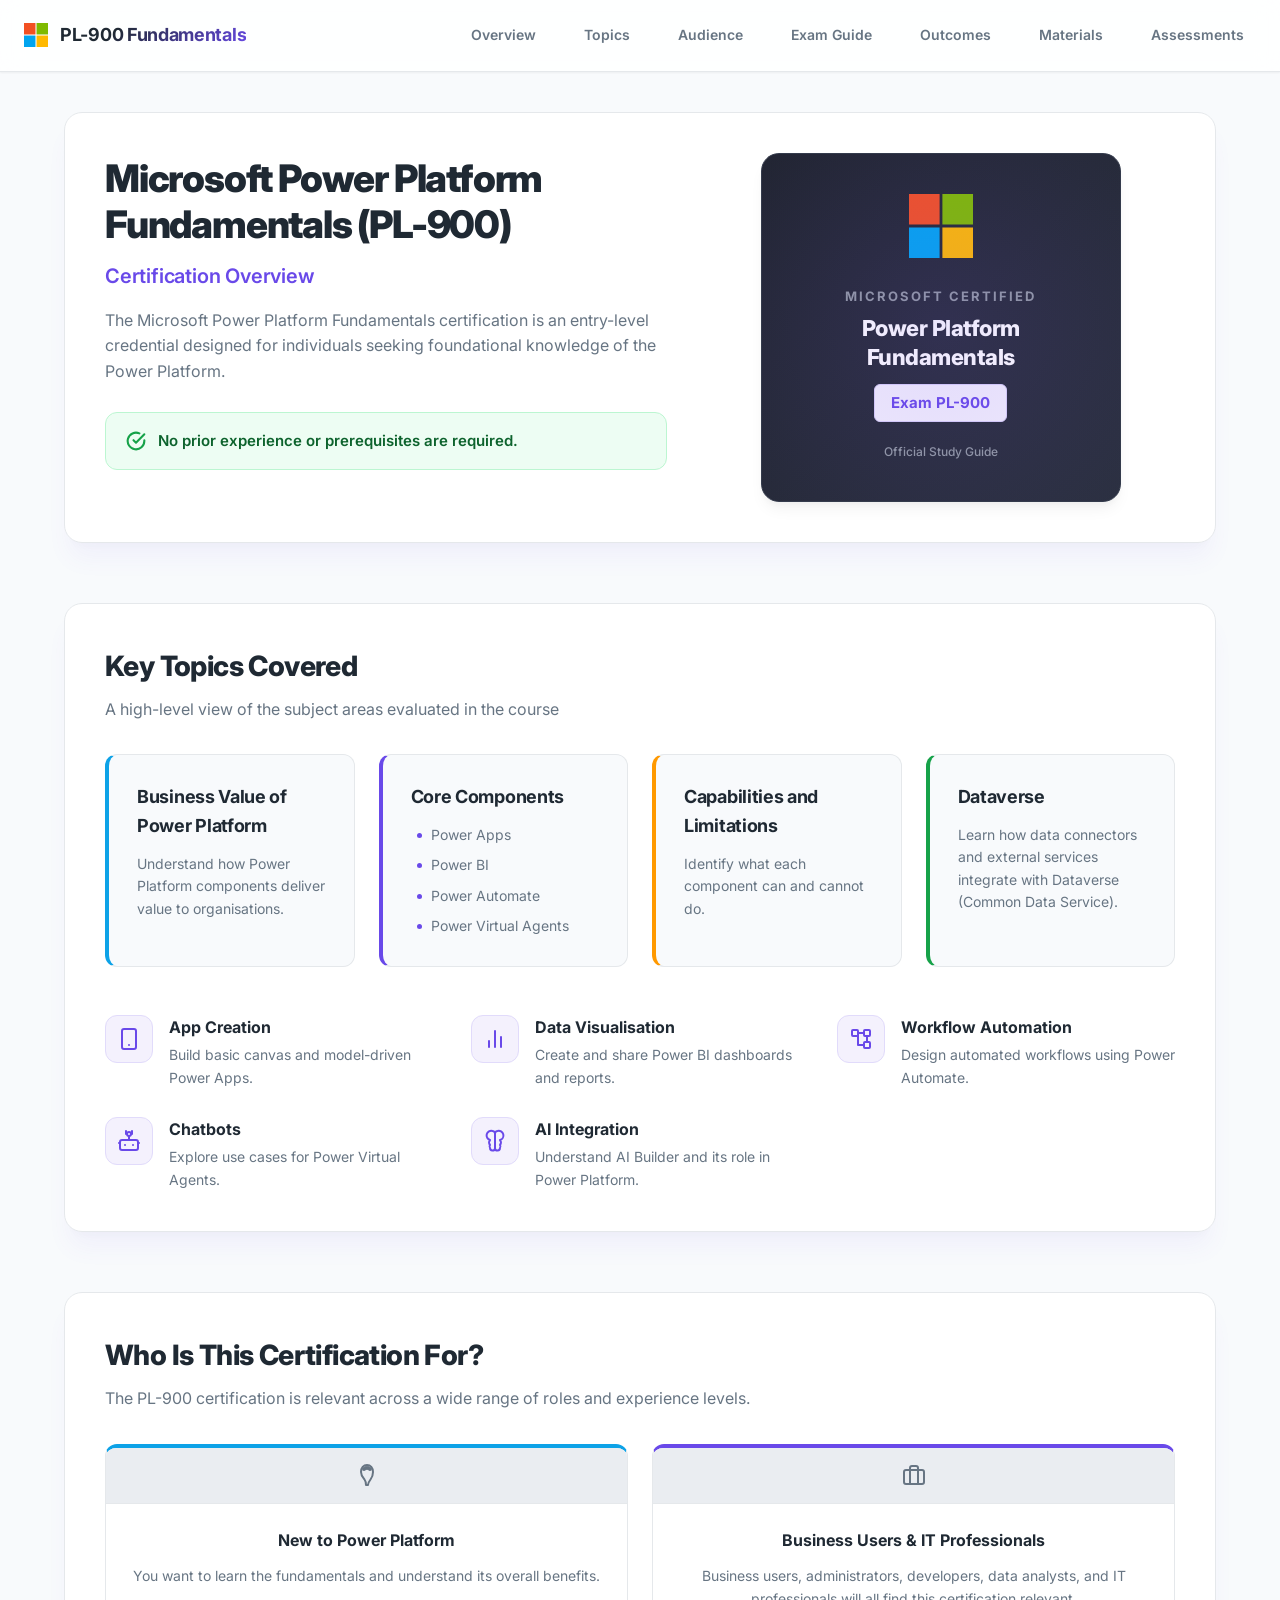
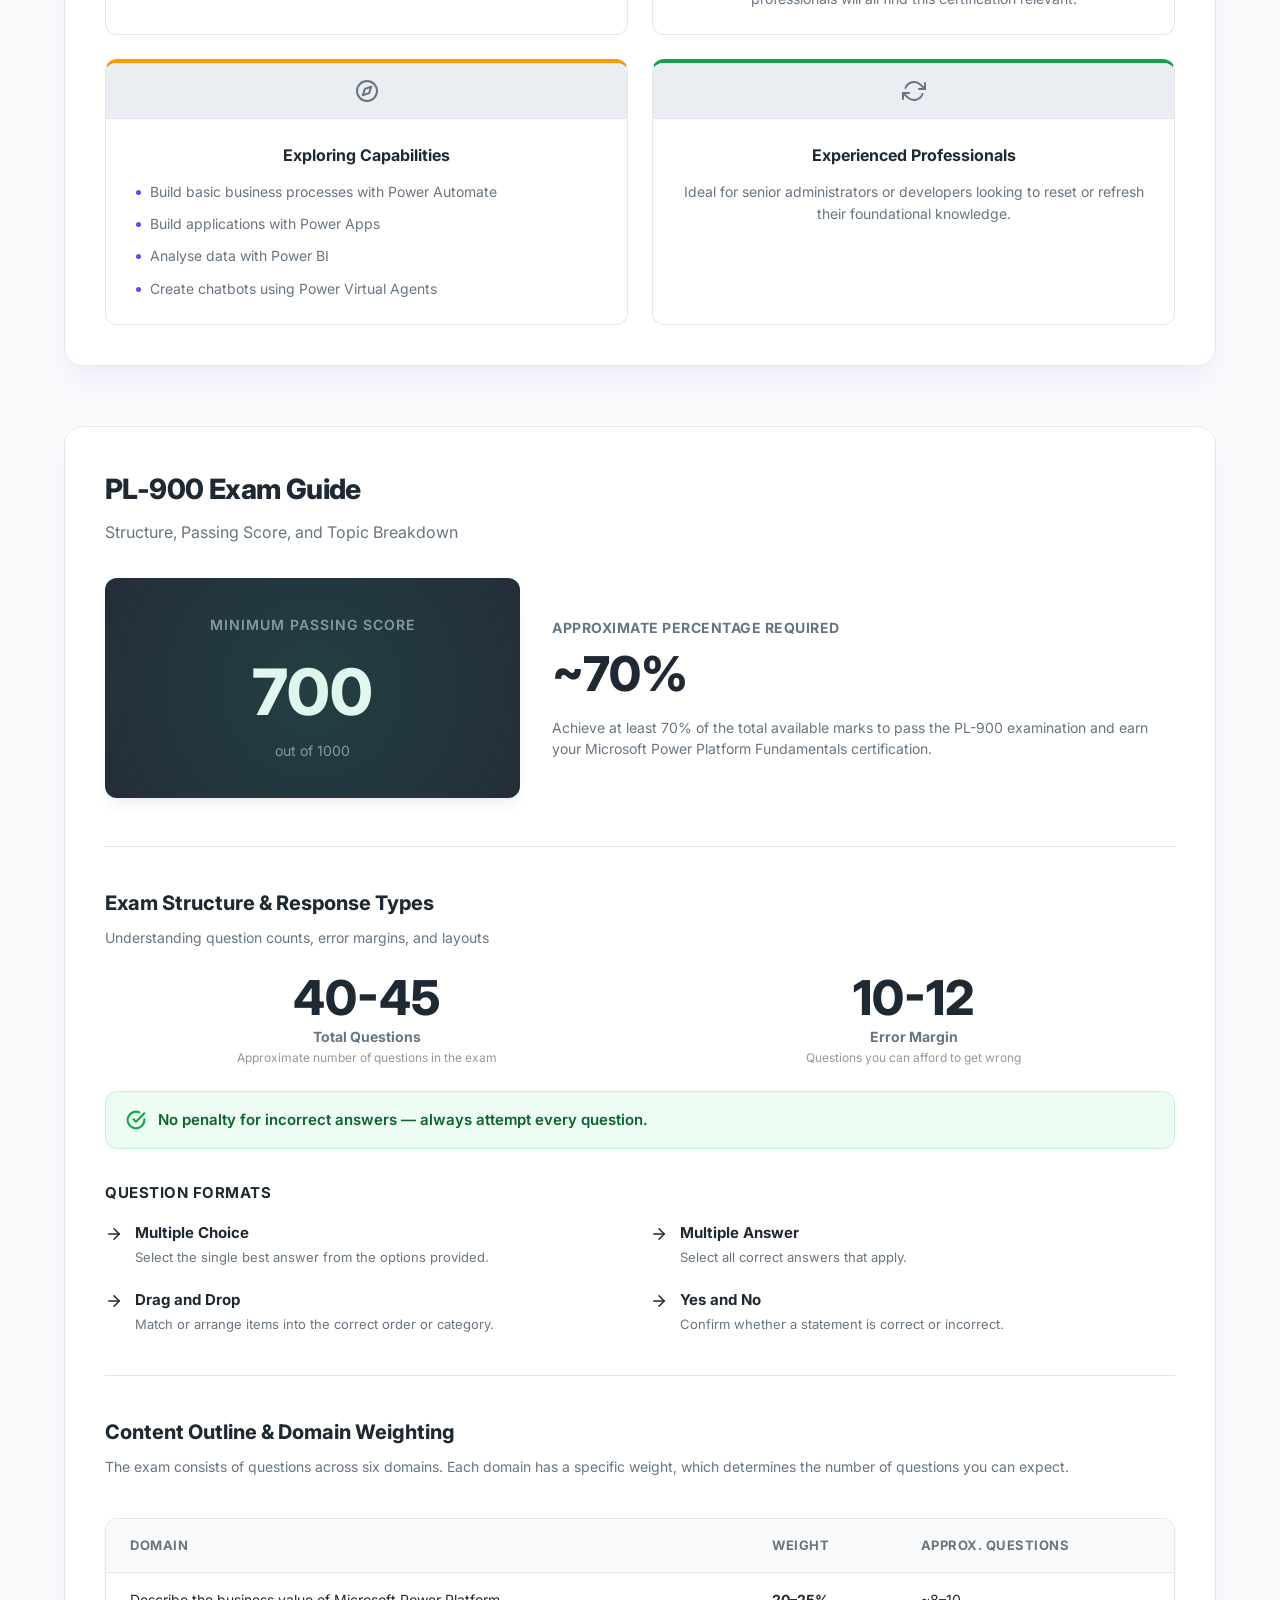
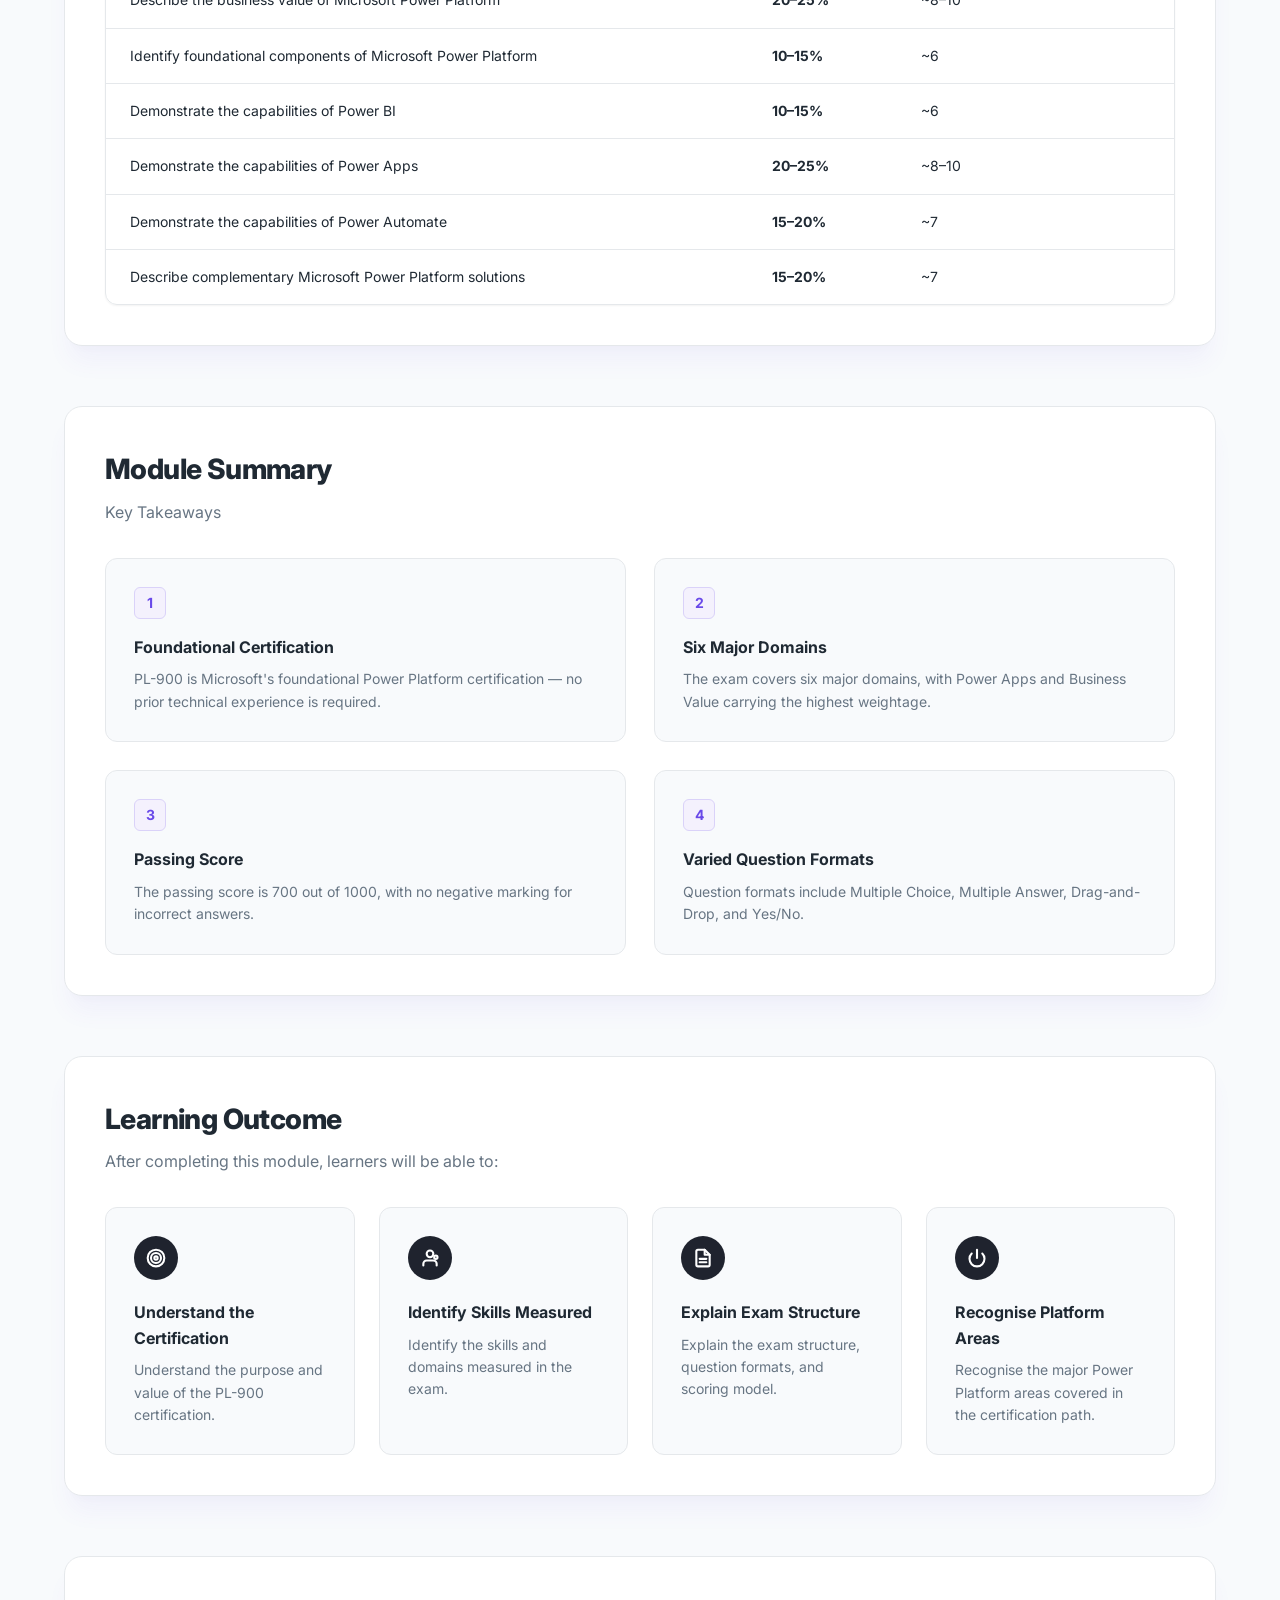
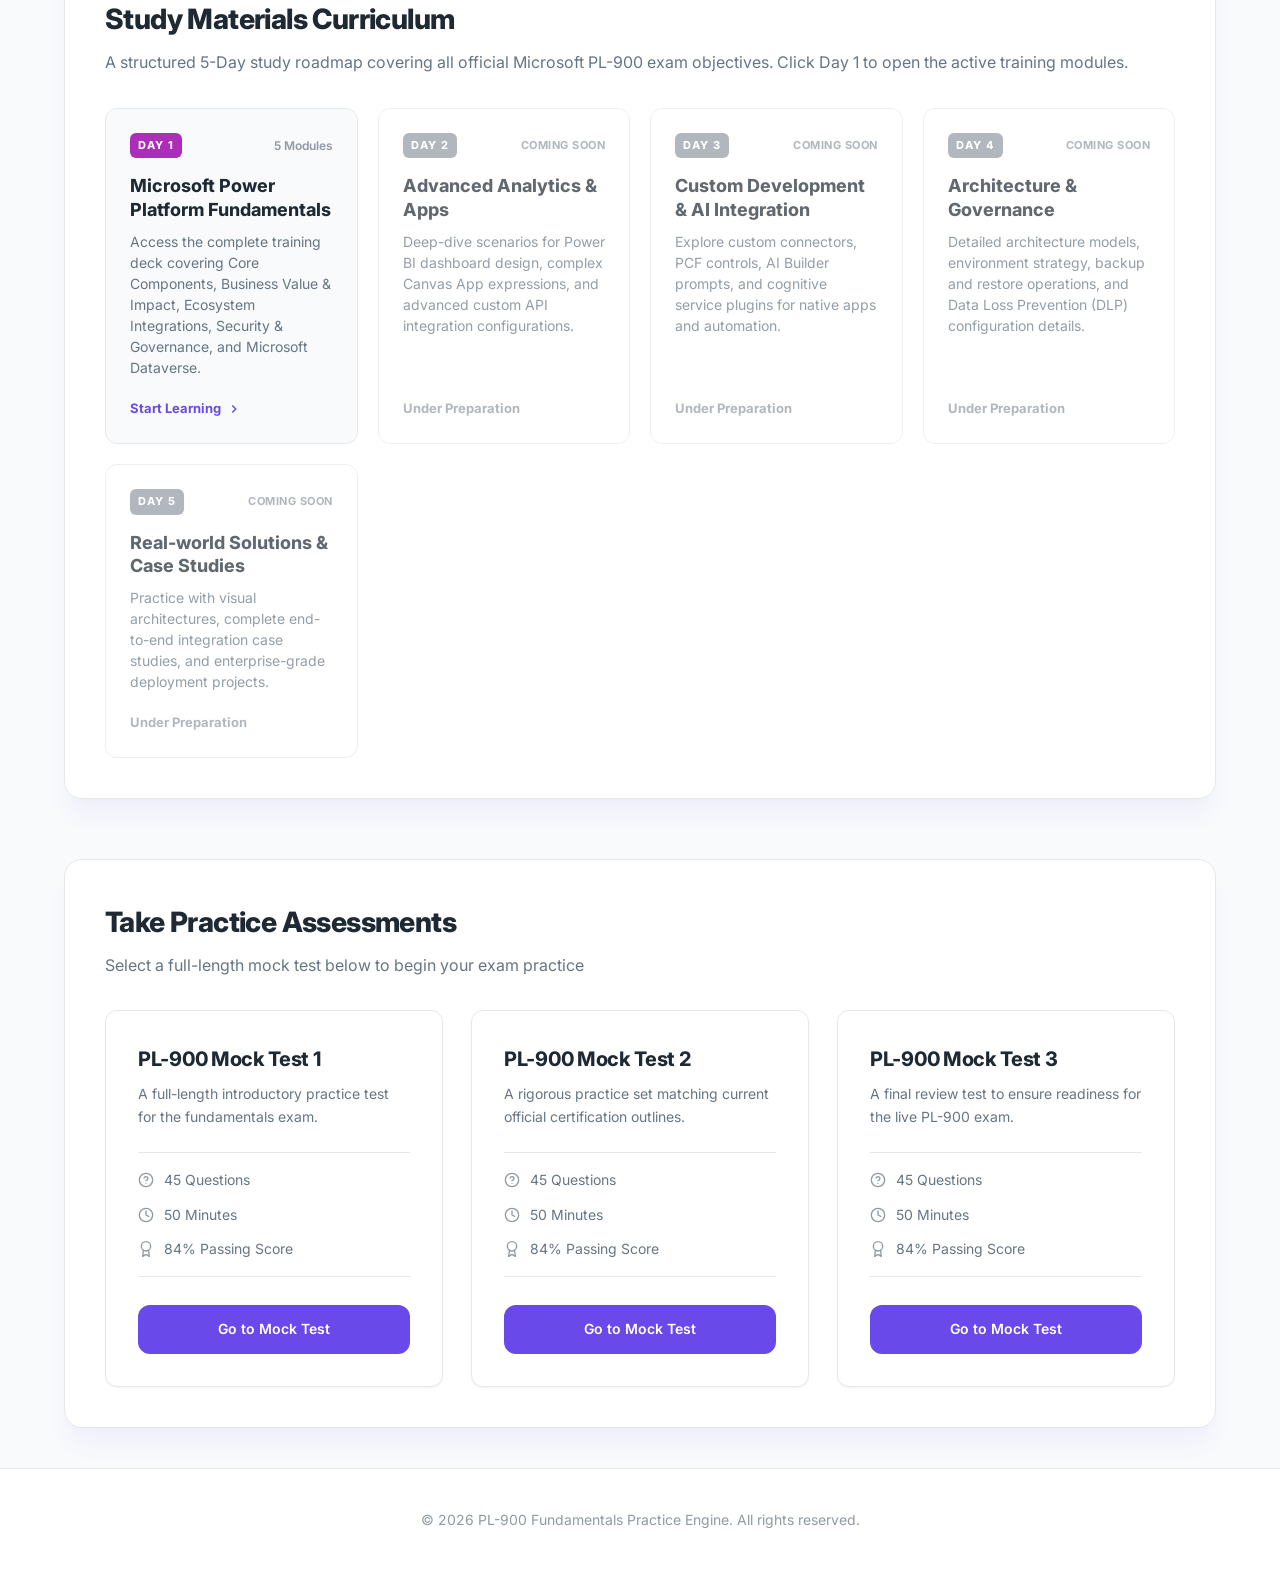
<file: index.html>
<!DOCTYPE html>
<html lang="en">
<head>
  <meta charset="UTF-8">
  <meta name="viewport" content="width=device-width, initial-scale=1.0">
  <title>Microsoft Power Platform Fundamentals (PL-900) Certification Guide</title>
  <!-- Google Fonts Inter -->
  <link rel="preconnect" href="https://fonts.googleapis.com">
  <link rel="preconnect" href="https://fonts.gstatic.com" crossorigin>
  <link href="https://fonts.googleapis.com/css2?family=Inter:wght@300;400;500;600;700;850&display=swap" rel="stylesheet">
  <!-- Stylesheet -->
  <link rel="stylesheet" href="styles.css?v=1.0.1">
</head>
<body>
  <div class="app-container">
    
    <!-- HEADER / NAVIGATION -->
    <header class="app-header">
      <div class="header-logo">
        <svg width="24" height="24" viewBox="0 0 23 23" fill="none" xmlns="http://www.w3.org/2000/svg" aria-hidden="true">
          <path d="M0 0H11V11H0V0Z" fill="#F25022"/>
          <path d="M12 0H23V11H12V0Z" fill="#7FBA00"/>
          <path d="M0 12H11V23H0V12Z" fill="#00A4EF"/>
          <path d="M12 12H23V23H12V12Z" fill="#FFB900"/>
        </svg>
        <span class="logo-text">PL-900 Fundamentals</span>
      </div>
      <nav class="header-nav">
        <a href="#overview" class="nav-link">Overview</a>
        <a href="#topics" class="nav-link">Topics</a>
        <a href="#audience" class="nav-link">Audience</a>
        <a href="#guide" class="nav-link">Exam Guide</a>
        <a href="#outcomes" class="nav-link">Outcomes</a>
        <a href="#materials" class="nav-link">Materials</a>
        <a href="#assessments" class="nav-link">Assessments</a>
      </nav>
    </header>

    <!-- MAIN VIEW AREA -->
    <main class="app-main">
      
      <!-- HERO & OVERVIEW SECTION (Screenshot 1) -->
      <section id="overview" class="view-card">
        <div class="hero-layout">
          <div class="hero-content">
            <h1>Microsoft Power Platform Fundamentals (PL-900)</h1>
            <p class="hero-subtitle">Certification Overview</p>
            <p class="hero-description">The Microsoft Power Platform Fundamentals certification is an entry-level credential designed for individuals seeking foundational knowledge of the Power Platform.</p>
            
            <div class="alert-banner">
              <svg width="20" height="20" viewBox="0 0 24 24" fill="none" stroke="currentColor" stroke-width="2.5" stroke-linecap="round" stroke-linejoin="round" aria-hidden="true">
                <path d="M22 11.08V12a10 10 0 1 1-5.93-9.14"></path>
                <polyline points="22 4 12 14.01 9 11.01"></polyline>
              </svg>
              <span>No prior experience or prerequisites are required.</span>
            </div>
          </div>
          <div class="hero-badge-container">
            <div class="badge-card">
              <div class="badge-card-icon">
                <svg width="64" height="64" viewBox="0 0 23 23" fill="none" xmlns="http://www.w3.org/2000/svg" aria-hidden="true">
                  <path d="M0 0H11V11H0V0Z" fill="#F25022"/>
                  <path d="M12 0H23V11H12V0Z" fill="#7FBA00"/>
                  <path d="M0 12H11V23H0V12Z" fill="#00A4EF"/>
                  <path d="M12 12H23V23H12V12Z" fill="#FFB900"/>
                </svg>
              </div>
              <div class="badge-card-title">Microsoft Certified</div>
              <div class="badge-card-name">Power Platform Fundamentals</div>
              <div class="badge-card-code">Exam PL-900</div>
              <div class="badge-card-status">Official Study Guide</div>
            </div>
          </div>
        </div>
      </section>

      <!-- KEY TOPICS COVERED (Screenshot 2 & 3) -->
      <section id="topics" class="view-card">
        <h2 class="section-title">Key Topics Covered</h2>
        <p class="section-subtitle">A high-level view of the subject areas evaluated in the course</p>
        
        <div class="topics-grid">
          <div class="topic-card">
            <h3>Business Value of Power Platform</h3>
            <p>Understand how Power Platform components deliver value to organisations.</p>
          </div>
          <div class="topic-card">
            <h3>Core Components</h3>
            <ul>
              <li>Power Apps</li>
              <li>Power BI</li>
              <li>Power Automate</li>
              <li>Power Virtual Agents</li>
            </ul>
          </div>
          <div class="topic-card">
            <h3>Capabilities and Limitations</h3>
            <p>Identify what each component can and cannot do.</p>
          </div>
          <div class="topic-card">
            <h3>Dataverse</h3>
            <p>Learn how data connectors and external services integrate with Dataverse (Common Data Service).</p>
          </div>
        </div>

        <div class="domain-grid">
          <div class="domain-item">
            <div class="domain-icon-box">
              <svg width="24" height="24" viewBox="0 0 24 24" fill="none" stroke="currentColor" stroke-width="2" stroke-linecap="round" stroke-linejoin="round" aria-hidden="true">
                <rect x="5" y="2" width="14" height="20" rx="2" ry="2"></rect>
                <line x1="12" y1="18" x2="12.01" y2="18"></line>
              </svg>
            </div>
            <div class="domain-info">
              <h4>App Creation</h4>
              <p>Build basic canvas and model-driven Power Apps.</p>
            </div>
          </div>
          <div class="domain-item">
            <div class="domain-icon-box">
              <svg width="24" height="24" viewBox="0 0 24 24" fill="none" stroke="currentColor" stroke-width="2" stroke-linecap="round" stroke-linejoin="round" aria-hidden="true">
                <line x1="18" y1="20" x2="18" y2="10"></line>
                <line x1="12" y1="20" x2="12" y2="4"></line>
                <line x1="6" y1="20" x2="6" y2="14"></line>
              </svg>
            </div>
            <div class="domain-info">
              <h4>Data Visualisation</h4>
              <p>Create and share Power BI dashboards and reports.</p>
            </div>
          </div>
          <div class="domain-item">
            <div class="domain-icon-box">
              <svg width="24" height="24" viewBox="0 0 24 24" fill="none" stroke="currentColor" stroke-width="2" stroke-linecap="round" stroke-linejoin="round" aria-hidden="true">
                <rect x="3" y="3" width="6" height="6" rx="1"></rect>
                <rect x="15" y="15" width="6" height="6" rx="1"></rect>
                <rect x="15" y="3" width="6" height="6" rx="1"></rect>
                <path d="M9 6h6M18 9v6M9 6v12h6"></path>
              </svg>
            </div>
            <div class="domain-info">
              <h4>Workflow Automation</h4>
              <p>Design automated workflows using Power Automate.</p>
            </div>
          </div>
          <div class="domain-item">
            <div class="domain-icon-box">
              <svg width="24" height="24" viewBox="0 0 24 24" fill="none" stroke="currentColor" stroke-width="2" stroke-linecap="round" stroke-linejoin="round" aria-hidden="true">
                <rect x="3" y="11" width="18" height="10" rx="2"></rect>
                <circle cx="12" cy="5" r="2"></circle>
                <path d="M12 7v4M8 16h.01M16 16h.01M9 2v3M15 2v3M2 14h1M21 14h1"></path>
              </svg>
            </div>
            <div class="domain-info">
              <h4>Chatbots</h4>
              <p>Explore use cases for Power Virtual Agents.</p>
            </div>
          </div>
          <div class="domain-item">
            <div class="domain-icon-box">
              <svg width="24" height="24" viewBox="0 0 24 24" fill="none" stroke="currentColor" stroke-width="2" stroke-linecap="round" stroke-linejoin="round" aria-hidden="true">
                <path d="M9.5 2A2.5 2.5 0 0 1 12 4.5v15a2.5 2.5 0 0 1-4.96-.44 2.5 2.5 0 0 1 0-3.12 3.5 3.5 0 0 1 0-4.88A2.5 2.5 0 0 1 9.5 2zM14.5 2A2.5 2.5 0 0 0 12 4.5v15a2.5 2.5 0 0 0 4.96-.44 2.5 2.5 0 0 0 0-3.12 3.5 3.5 0 0 0 0-4.88A2.5 2.5 0 0 0 14.5 2z"></path>
              </svg>
            </div>
            <div class="domain-info">
              <h4>AI Integration</h4>
              <p>Understand AI Builder and its role in Power Platform.</p>
            </div>
          </div>
        </div>
      </section>

      <!-- WHO IS THIS CERTIFICATION FOR (Screenshot 4) -->
      <section id="audience" class="view-card">
        <h2 class="section-title">Who Is This Certification For?</h2>
        <p class="section-subtitle">The PL-900 certification is relevant across a wide range of roles and experience levels.</p>
        
        <div class="audience-grid">
          <!-- Card 1 -->
          <div class="audience-card">
            <div class="audience-card-header">
              <svg width="24" height="24" viewBox="0 0 24 24" fill="none" stroke="currentColor" stroke-width="2" stroke-linecap="round" stroke-linejoin="round" aria-hidden="true">
                <path d="M12 2C8.5 2 6 5 6 9c0 3.5 2 5.5 3.5 7.5S11 20 11 22h2c0-2 1-3.5 2.5-5.5S18 12.5 18 9c0-4-2.5-7-6-7z"/>
                <circle cx="9" cy="6" r="1"/><circle cx="11" cy="5" r="1"/><circle cx="13" cy="5" r="1"/><circle cx="15" cy="6" r="1"/>
              </svg>
            </div>
            <div class="audience-card-body">
              <h3>New to Power Platform</h3>
              <p>You want to learn the fundamentals and understand its overall benefits.</p>
            </div>
          </div>
          <!-- Card 2 -->
          <div class="audience-card">
            <div class="audience-card-header">
              <svg width="24" height="24" viewBox="0 0 24 24" fill="none" stroke="currentColor" stroke-width="2" stroke-linecap="round" stroke-linejoin="round" aria-hidden="true">
                <rect x="2" y="7" width="20" height="14" rx="2" ry="2"></rect>
                <path d="M16 21V5a2 2 0 0 0-2-2h-4a2 2 0 0 0-2 2v16"></path>
              </svg>
            </div>
            <div class="audience-card-body">
              <h3>Business Users & IT Professionals</h3>
              <p>Business users, administrators, developers, data analysts, and IT professionals will all find this certification relevant.</p>
            </div>
          </div>
          <!-- Card 3 -->
          <div class="audience-card">
            <div class="audience-card-header">
              <svg width="24" height="24" viewBox="0 0 24 24" fill="none" stroke="currentColor" stroke-width="2" stroke-linecap="round" stroke-linejoin="round" aria-hidden="true">
                <circle cx="12" cy="12" r="10"></circle>
                <polygon points="16.24 7.76 14.12 14.12 7.76 16.24 9.88 9.88 16.24 7.76"></polygon>
              </svg>
            </div>
            <div class="audience-card-body">
              <h3>Exploring Capabilities</h3>
              <ul>
                <li>Build basic business processes with Power Automate</li>
                <li>Build applications with Power Apps</li>
                <li>Analyse data with Power BI</li>
                <li>Create chatbots using Power Virtual Agents</li>
              </ul>
            </div>
          </div>
          <!-- Card 4 -->
          <div class="audience-card">
            <div class="audience-card-header">
              <svg width="24" height="24" viewBox="0 0 24 24" fill="none" stroke="currentColor" stroke-width="2" stroke-linecap="round" stroke-linejoin="round" aria-hidden="true">
                <polyline points="23 4 23 10 17 10"></polyline>
                <polyline points="1 20 1 14 7 14"></polyline>
                <path d="M3.51 9a9 9 0 0 1 14.85-3.36L23 10M1 14l4.64 4.36A9 9 0 0 0 20.49 15"></path>
              </svg>
            </div>
            <div class="audience-card-body">
              <h3>Experienced Professionals</h3>
              <p>Ideal for senior administrators or developers looking to reset or refresh their foundational knowledge.</p>
            </div>
          </div>
        </div>
      </section>

      <!-- EXAM GUIDE DETAILS (Screenshot 5, 6, 7) -->
      <section id="guide" class="view-card">
        <h2 class="section-title">PL-900 Exam Guide</h2>
        <p class="section-subtitle">Structure, Passing Score, and Topic Breakdown</p>
        
        <!-- Subsection: Passing Requirements (Screenshot 6) -->
        <div class="passing-req-grid">
          <div class="passing-card-dark">
            <h3>Minimum Passing Score</h3>
            <div class="score-value">700</div>
            <div class="score-label">out of 1000</div>
          </div>
          
          <div class="passing-req-desc">
            <h3>Approximate Percentage Required</h3>
            <div class="pct-value">~70%</div>
            <p>Achieve at least 70% of the total available marks to pass the PL-900 examination and earn your Microsoft Power Platform Fundamentals certification.</p>
          </div>
        </div>

        <hr style="border: 0; border-top: 1px solid var(--neutral-border); margin: 40px 0;">

        <!-- Subsection: Response Types & Exam Structure (Screenshot 7) -->
        <div style="margin-bottom: 40px;">
          <h3 style="font-size: 20px; font-weight: 750; color: var(--text-main); margin-bottom: 8px;">Exam Structure & Response Types</h3>
          <p style="font-size: 14px; color: var(--text-muted); margin-bottom: 24px;">Understanding question counts, error margins, and layouts</p>
          
          <div class="structure-stats">
            <div class="stat-item">
              <div class="stat-num">40-45</div>
              <div class="stat-label">Total Questions</div>
              <div class="stat-desc">Approximate number of questions in the exam</div>
            </div>
            <div class="stat-item">
              <div class="stat-num">10-12</div>
              <div class="stat-label">Error Margin</div>
              <div class="stat-desc">Questions you can afford to get wrong</div>
            </div>
          </div>

          <div class="alert-banner" style="margin-top: 24px;">
            <svg width="20" height="20" viewBox="0 0 24 24" fill="none" stroke="currentColor" stroke-width="2.5" stroke-linecap="round" stroke-linejoin="round" aria-hidden="true">
              <path d="M22 11.08V12a10 10 0 1 1-5.93-9.14"></path>
              <polyline points="22 4 12 14.01 9 11.01"></polyline>
            </svg>
            <span>No penalty for incorrect answers — always attempt every question.</span>
          </div>

          <div class="formats-section">
            <h3>Question Formats</h3>
            <div class="formats-grid">
              <div class="format-item">
                <svg width="18" height="18" viewBox="0 0 24 24" fill="none" stroke="currentColor" stroke-width="2" stroke-linecap="round" stroke-linejoin="round" aria-hidden="true">
                  <line x1="5" y1="12" x2="19" y2="12"></line><polyline points="12 5 19 12 12 19"></polyline>
                </svg>
                <div>
                  <h4>Multiple Choice</h4>
                  <p>Select the single best answer from the options provided.</p>
                </div>
              </div>
              <div class="format-item">
                <svg width="18" height="18" viewBox="0 0 24 24" fill="none" stroke="currentColor" stroke-width="2" stroke-linecap="round" stroke-linejoin="round" aria-hidden="true">
                  <line x1="5" y1="12" x2="19" y2="12"></line><polyline points="12 5 19 12 12 19"></polyline>
                </svg>
                <div>
                  <h4>Multiple Answer</h4>
                  <p>Select all correct answers that apply.</p>
                </div>
              </div>
              <div class="format-item">
                <svg width="18" height="18" viewBox="0 0 24 24" fill="none" stroke="currentColor" stroke-width="2" stroke-linecap="round" stroke-linejoin="round" aria-hidden="true">
                  <line x1="5" y1="12" x2="19" y2="12"></line><polyline points="12 5 19 12 12 19"></polyline>
                </svg>
                <div>
                  <h4>Drag and Drop</h4>
                  <p>Match or arrange items into the correct order or category.</p>
                </div>
              </div>
              <div class="format-item">
                <svg width="18" height="18" viewBox="0 0 24 24" fill="none" stroke="currentColor" stroke-width="2" stroke-linecap="round" stroke-linejoin="round" aria-hidden="true">
                  <line x1="5" y1="12" x2="19" y2="12"></line><polyline points="12 5 19 12 12 19"></polyline>
                </svg>
                <div>
                  <h4>Yes and No</h4>
                  <p>Confirm whether a statement is correct or incorrect.</p>
                </div>
              </div>
            </div>
          </div>
        </div>

        <hr style="border: 0; border-top: 1px solid var(--neutral-border); margin: 40px 0;">

        <!-- Subsection: Content Outline Table (Screenshot 5) -->
        <div>
          <h3 style="font-size: 20px; font-weight: 750; color: var(--text-main); margin-bottom: 8px;">Content Outline & Domain Weighting</h3>
          <p style="font-size: 14px; color: var(--text-muted);">The exam consists of questions across six domains. Each domain has a specific weight, which determines the number of questions you can expect.</p>
          
          <div class="table-wrapper">
            <table class="outline-table">
              <thead>
                <tr>
                  <th>Domain</th>
                  <th>Weight</th>
                  <th>Approx. Questions</th>
                </tr>
              </thead>
              <tbody>
                <tr>
                  <td>Describe the business value of Microsoft Power Platform</td>
                  <td class="text-weight">20–25%</td>
                  <td class="text-count">~8–10</td>
                </tr>
                <tr>
                  <td>Identify foundational components of Microsoft Power Platform</td>
                  <td class="text-weight">10–15%</td>
                  <td class="text-count">~6</td>
                </tr>
                <tr>
                  <td>Demonstrate the capabilities of Power BI</td>
                  <td class="text-weight">10–15%</td>
                  <td class="text-count">~6</td>
                </tr>
                <tr>
                  <td>Demonstrate the capabilities of Power Apps</td>
                  <td class="text-weight">20–25%</td>
                  <td class="text-count">~8–10</td>
                </tr>
                <tr>
                  <td>Demonstrate the capabilities of Power Automate</td>
                  <td class="text-weight">15–20%</td>
                  <td class="text-count">~7</td>
                </tr>
                <tr>
                  <td>Describe complementary Microsoft Power Platform solutions</td>
                  <td class="text-weight">15–20%</td>
                  <td class="text-count">~7</td>
                </tr>
              </tbody>
            </table>
          </div>
        </div>
      </section>

      <!-- MODULE SUMMARY CHECKLIST (Screenshot 8) -->
      <section id="summary" class="view-card">
        <h2 class="section-title">Module Summary</h2>
        <p class="section-subtitle">Key Takeaways</p>
        
        <div class="summary-grid">
          <div class="summary-card">
            <span class="summary-num">1</span>
            <h4>Foundational Certification</h4>
            <p>PL-900 is Microsoft's foundational Power Platform certification — no prior technical experience is required.</p>
          </div>
          <div class="summary-card">
            <span class="summary-num">2</span>
            <h4>Six Major Domains</h4>
            <p>The exam covers six major domains, with Power Apps and Business Value carrying the highest weightage.</p>
          </div>
          <div class="summary-card">
            <span class="summary-num">3</span>
            <h4>Passing Score</h4>
            <p>The passing score is 700 out of 1000, with no negative marking for incorrect answers.</p>
          </div>
          <div class="summary-card">
            <span class="summary-num">4</span>
            <h4>Varied Question Formats</h4>
            <p>Question formats include Multiple Choice, Multiple Answer, Drag-and-Drop, and Yes/No.</p>
          </div>
        </div>
      </section>

      <!-- LEARNING OUTCOMES (Screenshot 9) -->
      <section id="outcomes" class="view-card">
        <h2 class="section-title">Learning Outcome</h2>
        <p class="section-subtitle">After completing this module, learners will be able to:</p>
        
        <div class="outcomes-grid">
          <div class="outcome-card">
            <div class="outcome-icon-circle">
              <svg width="20" height="20" viewBox="0 0 24 24" fill="none" stroke="currentColor" stroke-width="2.5" stroke-linecap="round" stroke-linejoin="round" aria-hidden="true">
                <circle cx="12" cy="12" r="10"></circle><circle cx="12" cy="12" r="6"></circle><circle cx="12" cy="12" r="2"></circle>
              </svg>
            </div>
            <h3>Understand the Certification</h3>
            <p>Understand the purpose and value of the PL-900 certification.</p>
          </div>
          <div class="outcome-card">
            <div class="outcome-icon-circle">
              <svg width="20" height="20" viewBox="0 0 24 24" fill="none" stroke="currentColor" stroke-width="2.5" stroke-linecap="round" stroke-linejoin="round" aria-hidden="true">
                <path d="M20 21v-2a4 4 0 0 0-4-4H8a4 4 0 0 0-4 4v2"></path><circle cx="12" cy="7" r="4"></circle><circle cx="19" cy="11" r="2"></circle>
              </svg>
            </div>
            <h3>Identify Skills Measured</h3>
            <p>Identify the skills and domains measured in the exam.</p>
          </div>
          <div class="outcome-card">
            <div class="outcome-icon-circle">
              <svg width="20" height="20" viewBox="0 0 24 24" fill="none" stroke="currentColor" stroke-width="2.5" stroke-linecap="round" stroke-linejoin="round" aria-hidden="true">
                <path d="M14 2H6a2 2 0 0 0-2 2v16a2 2 0 0 0 2 2h12a2 2 0 0 0 2-2V8z"></path>
                <polyline points="14 2 14 8 20 8"></polyline>
                <line x1="16" y1="13" x2="8" y2="13"></line><line x1="16" y1="17" x2="8" y2="17"></line>
              </svg>
            </div>
            <h3>Explain Exam Structure</h3>
            <p>Explain the exam structure, question formats, and scoring model.</p>
          </div>
          <div class="outcome-card">
            <div class="outcome-icon-circle">
              <svg width="20" height="20" viewBox="0 0 24 24" fill="none" stroke="currentColor" stroke-width="2.5" stroke-linecap="round" stroke-linejoin="round" aria-hidden="true">
                <path d="M18.36 6.64a9 9 0 1 1-12.73 0"></path><line x1="12" y1="2" x2="12" y2="12"></line>
              </svg>
            </div>
            <h3>Recognise Platform Areas</h3>
            <p>Recognise the major Power Platform areas covered in the certification path.</p>
          </div>
        </div>
      </section>

      <!-- STUDY MATERIALS SYLLABUS SECTION -->
      <section id="materials" class="view-card">
        <h2 class="section-title">Study Materials Curriculum</h2>
        <p class="section-subtitle">A structured 5-Day study roadmap covering all official Microsoft PL-900 exam objectives. Click Day 1 to open the active training modules.</p>
        
        <div class="materials-days-grid">
          <!-- Day 1 -->
          <div class="day-card" onclick="window.location.href='PL%20900%20Materials/index.html'">
            <div class="day-header">
              <span class="day-badge day1">Day 1</span>
              <span class="module-label">5 Modules</span>
            </div>
            <h3>Microsoft Power Platform Fundamentals</h3>
            <p>Access the complete training deck covering Core Components, Business Value & Impact, Ecosystem Integrations, Security & Governance, and Microsoft Dataverse.</p>
            <div class="day-footer">
              <span class="btn-learn">Start Learning <svg width="14" height="14" viewBox="0 0 24 24" fill="none" stroke="currentColor" stroke-width="2.5"><polyline points="9 18 15 12 9 6"/></svg></span>
            </div>
          </div>

          <!-- Day 2 -->
          <div class="day-card disabled" onclick="alert('Day 2 study materials are currently under preparation.'); return false;">
            <div class="day-header">
              <span class="day-badge day-disabled">Day 2</span>
              <span class="coming-soon-label">Coming Soon</span>
            </div>
            <h3>Advanced Analytics & Apps</h3>
            <p>Deep-dive scenarios for Power BI dashboard design, complex Canvas App expressions, and advanced custom API integration configurations.</p>
            <div class="day-footer">
              <span class="btn-learn disabled">Under Preparation</span>
            </div>
          </div>

          <!-- Day 3 -->
          <div class="day-card disabled" onclick="alert('Day 3 study materials are currently under preparation.'); return false;">
            <div class="day-header">
              <span class="day-badge day-disabled">Day 3</span>
              <span class="coming-soon-label">Coming Soon</span>
            </div>
            <h3>Custom Development & AI Integration</h3>
            <p>Explore custom connectors, PCF controls, AI Builder prompts, and cognitive service plugins for native apps and automation.</p>
            <div class="day-footer">
              <span class="btn-learn disabled">Under Preparation</span>
            </div>
          </div>

          <!-- Day 4 -->
          <div class="day-card disabled" onclick="alert('Day 4 study materials are currently under preparation.'); return false;">
            <div class="day-header">
              <span class="day-badge day-disabled">Day 4</span>
              <span class="coming-soon-label">Coming Soon</span>
            </div>
            <h3>Architecture & Governance</h3>
            <p>Detailed architecture models, environment strategy, backup and restore operations, and Data Loss Prevention (DLP) configuration details.</p>
            <div class="day-footer">
              <span class="btn-learn disabled">Under Preparation</span>
            </div>
          </div>

          <!-- Day 5 -->
          <div class="day-card disabled" onclick="alert('Day 5 study materials are currently under preparation.'); return false;">
            <div class="day-header">
              <span class="day-badge day-disabled">Day 5</span>
              <span class="coming-soon-label">Coming Soon</span>
            </div>
            <h3>Real-world Solutions & Case Studies</h3>
            <p>Practice with visual architectures, complete end-to-end integration case studies, and enterprise-grade deployment projects.</p>
            <div class="day-footer">
              <span class="btn-learn disabled">Under Preparation</span>
            </div>
          </div>
        </div>
      </section>

      <!-- PRACTICE ASSESSMENTS SECTION (New Feature Request) -->
      <section id="assessments" class="view-card">
        <h2 class="section-title">Take Practice Assessments</h2>
        <p class="section-subtitle">Select a full-length mock test below to begin your exam practice</p>
        
        <div class="assessments-grid">
          <!-- Mock Test 1 -->
          <div class="assessment-card" id="mock-card-1">
            <span class="badge-status coming-soon" id="badge-1">Checking...</span>
            <h3>PL-900 Mock Test 1</h3>
            <p class="desc">A full-length introductory practice test for the fundamentals exam.</p>
            <div class="assessment-details">
              <div class="detail-line">
                <svg width="16" height="16" viewBox="0 0 24 24" fill="none" stroke="currentColor" stroke-width="2" stroke-linecap="round" stroke-linejoin="round" aria-hidden="true">
                  <path d="M12 22c5.523 0 10-4.477 10-10S17.523 2 12 2 2 6.477 2 12s4.477 10 10 10z"></path>
                  <path d="M9.09 9a3 3 0 0 1 5.83 1c0 2-3 3-3 3"></path><line x1="12" y1="17" x2="12.01" y2="17"></line>
                </svg>
                <span>45 Questions</span>
              </div>
              <div class="detail-line">
                <svg width="16" height="16" viewBox="0 0 24 24" fill="none" stroke="currentColor" stroke-width="2" stroke-linecap="round" stroke-linejoin="round" aria-hidden="true">
                  <circle cx="12" cy="12" r="10"></circle><polyline points="12 6 12 12 16 14"></polyline>
                </svg>
                <span>50 Minutes</span>
              </div>
              <div class="detail-line">
                <svg width="16" height="16" viewBox="0 0 24 24" fill="none" stroke="currentColor" stroke-width="2" stroke-linecap="round" stroke-linejoin="round" aria-hidden="true">
                  <circle cx="12" cy="8" r="7"></circle><polyline points="8.21 13.89 7 23 12 20 17 23 15.79 13.88"></polyline>
                </svg>
                <span>84% Passing Score</span>
              </div>
            </div>
            <a href="#" class="btn btn-disabled" id="btn-1" onclick="return false;">Checking...</a>
          </div>

          <!-- Mock Test 2 -->
          <div class="assessment-card" id="mock-card-2">
            <span class="badge-status coming-soon" id="badge-2">Checking...</span>
            <h3>PL-900 Mock Test 2</h3>
            <p class="desc">A rigorous practice set matching current official certification outlines.</p>
            <div class="assessment-details">
              <div class="detail-line">
                <svg width="16" height="16" viewBox="0 0 24 24" fill="none" stroke="currentColor" stroke-width="2" stroke-linecap="round" stroke-linejoin="round" aria-hidden="true">
                  <path d="M12 22c5.523 0 10-4.477 10-10S17.523 2 12 2 2 6.477 2 12s4.477 10 10 10z"></path>
                  <path d="M9.09 9a3 3 0 0 1 5.83 1c0 2-3 3-3 3"></path><line x1="12" y1="17" x2="12.01" y2="17"></line>
                </svg>
                <span>45 Questions</span>
              </div>
              <div class="detail-line">
                <svg width="16" height="16" viewBox="0 0 24 24" fill="none" stroke="currentColor" stroke-width="2" stroke-linecap="round" stroke-linejoin="round" aria-hidden="true">
                  <circle cx="12" cy="12" r="10"></circle><polyline points="12 6 12 12 16 14"></polyline>
                </svg>
                <span>50 Minutes</span>
              </div>
              <div class="detail-line">
                <svg width="16" height="16" viewBox="0 0 24 24" fill="none" stroke="currentColor" stroke-width="2" stroke-linecap="round" stroke-linejoin="round" aria-hidden="true">
                  <circle cx="12" cy="8" r="7"></circle><polyline points="8.21 13.89 7 23 12 20 17 23 15.79 13.88"></polyline>
                </svg>
                <span>84% Passing Score</span>
              </div>
            </div>
            <a href="#" class="btn btn-disabled" id="btn-2" onclick="return false;">Checking...</a>
          </div>

          <!-- Mock Test 3 -->
          <div class="assessment-card" id="mock-card-3">
            <span class="badge-status coming-soon" id="badge-3">Checking...</span>
            <h3>PL-900 Mock Test 3</h3>
            <p class="desc">A final review test to ensure readiness for the live PL-900 exam.</p>
            <div class="assessment-details">
              <div class="detail-line">
                <svg width="16" height="16" viewBox="0 0 24 24" fill="none" stroke="currentColor" stroke-width="2" stroke-linecap="round" stroke-linejoin="round" aria-hidden="true">
                  <path d="M12 22c5.523 0 10-4.477 10-10S17.523 2 12 2 2 6.477 2 12s4.477 10 10 10z"></path>
                  <path d="M9.09 9a3 3 0 0 1 5.83 1c0 2-3 3-3 3"></path><line x1="12" y1="17" x2="12.01" y2="17"></line>
                </svg>
                <span>45 Questions</span>
              </div>
              <div class="detail-line">
                <svg width="16" height="16" viewBox="0 0 24 24" fill="none" stroke="currentColor" stroke-width="2" stroke-linecap="round" stroke-linejoin="round" aria-hidden="true">
                  <circle cx="12" cy="12" r="10"></circle><polyline points="12 6 12 12 16 14"></polyline>
                </svg>
                <span>50 Minutes</span>
              </div>
              <div class="detail-line">
                <svg width="16" height="16" viewBox="0 0 24 24" fill="none" stroke="currentColor" stroke-width="2" stroke-linecap="round" stroke-linejoin="round" aria-hidden="true">
                  <circle cx="12" cy="8" r="7"></circle><polyline points="8.21 13.89 7 23 12 20 17 23 15.79 13.88"></polyline>
                </svg>
                <span>84% Passing Score</span>
              </div>
            </div>
            <a href="#" class="btn btn-disabled" id="btn-3" onclick="return false;">Checking...</a>
          </div>
        </div>
      </section>

    </main>

    <!-- FOOTER -->
    <footer class="app-footer">
      <p>&copy; 2026 PL-900 Fundamentals Practice Engine. All rights reserved.</p>
    </footer>

  </div>

  <!-- Dynamic loader Javascript code -->
  <script src="app.js?v=1.0.1"></script>
</body>
</html>
</file>
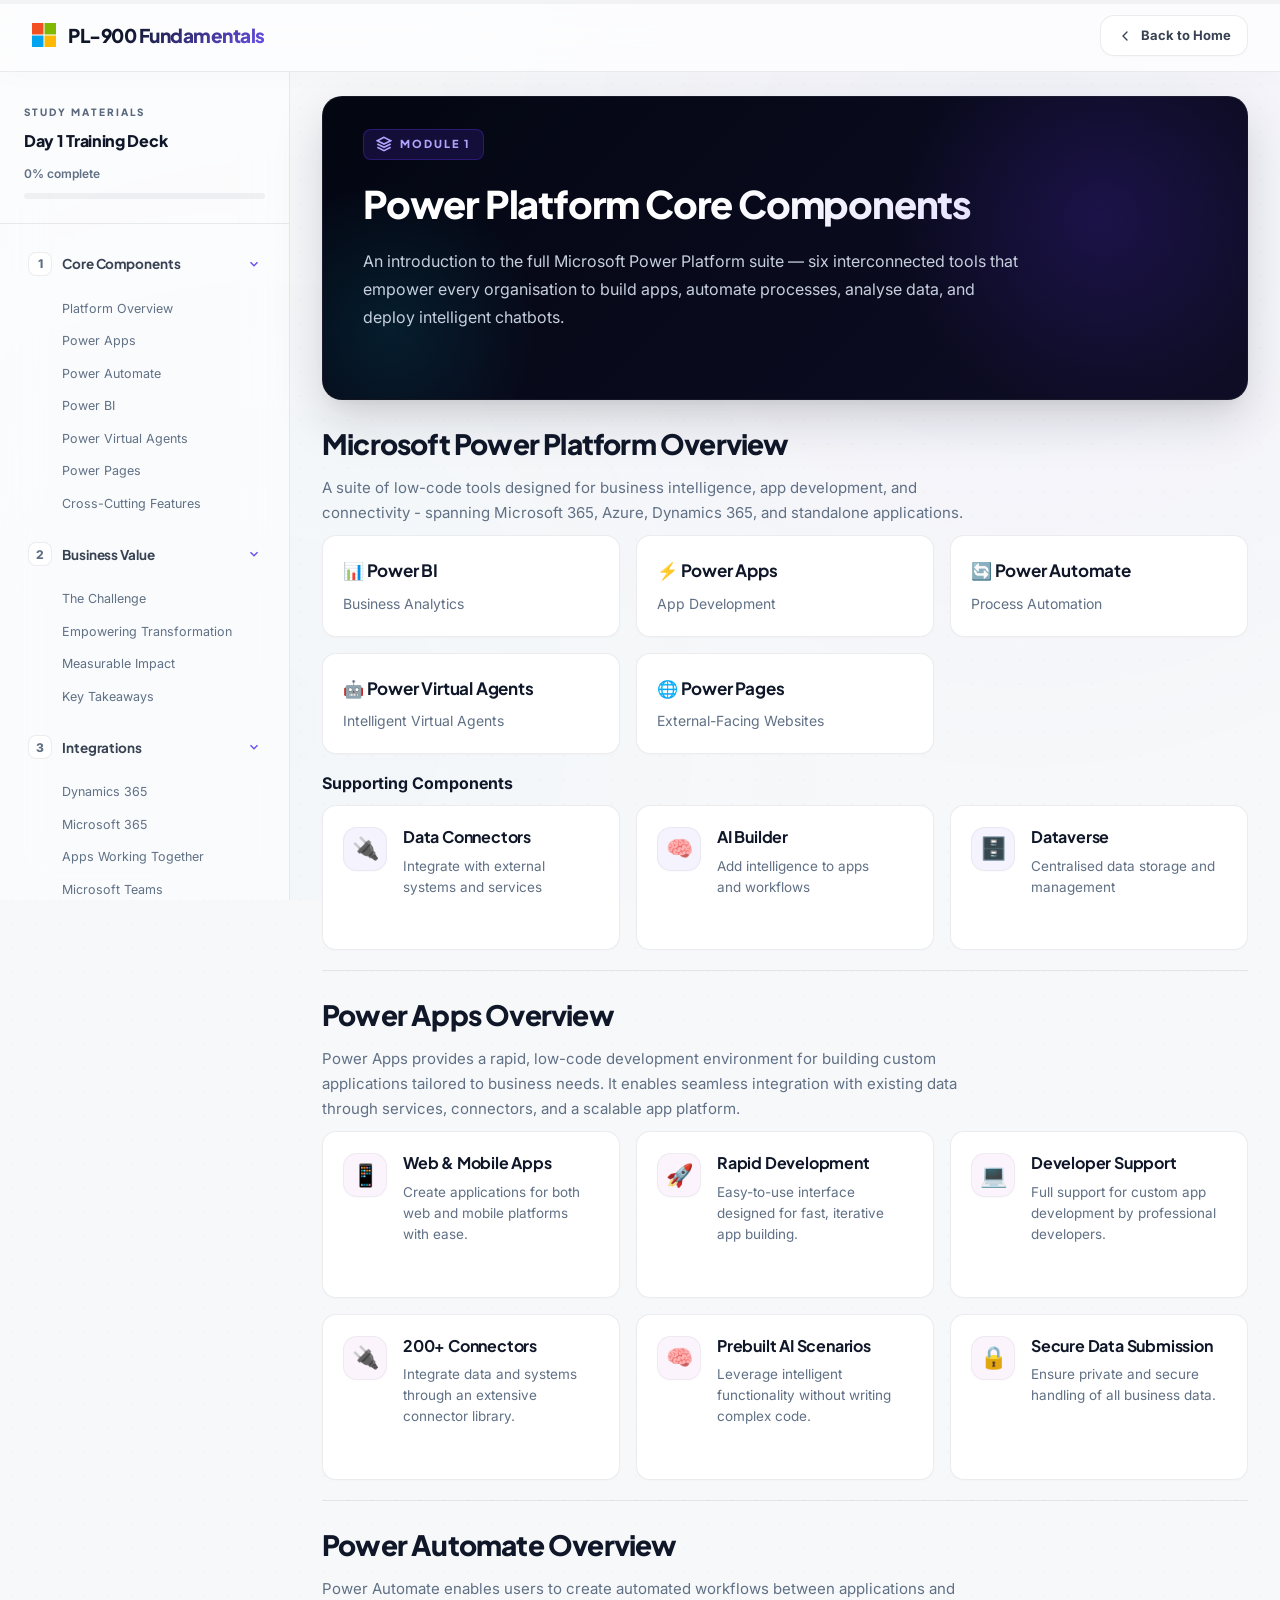
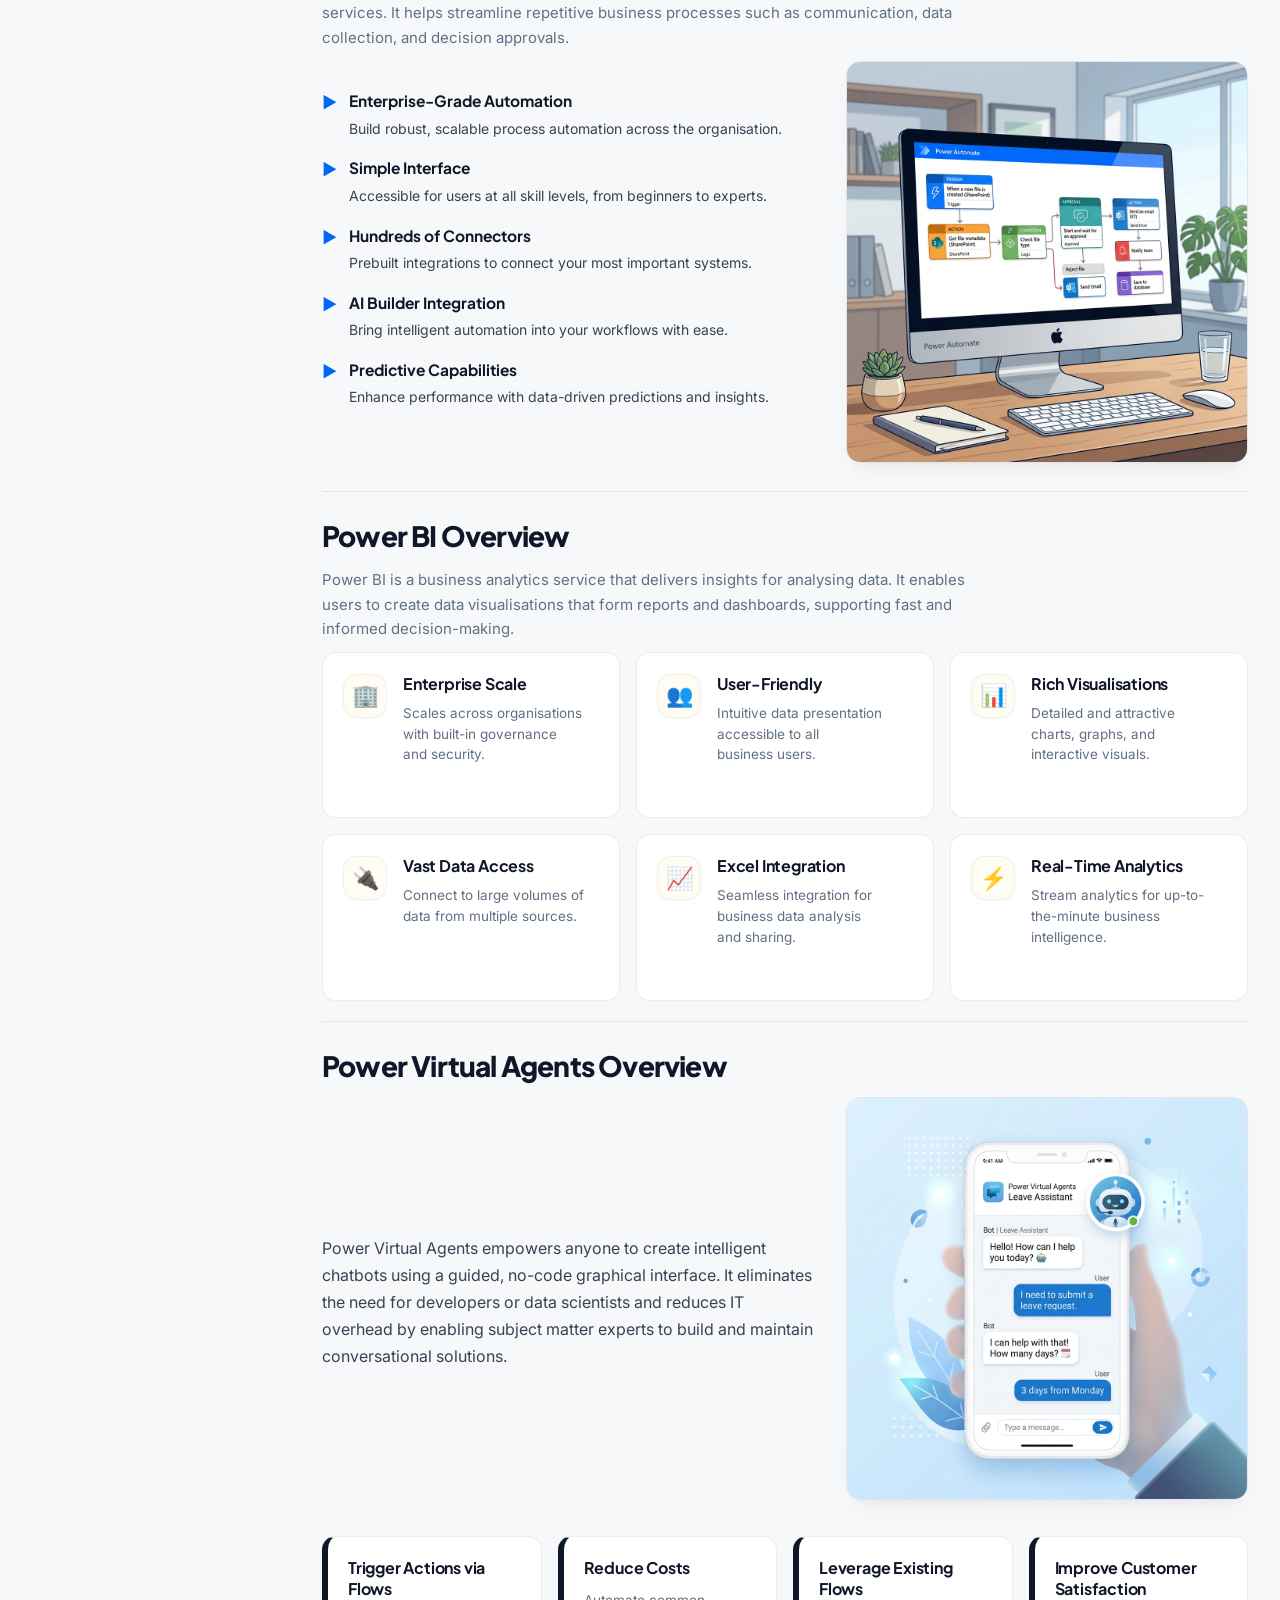
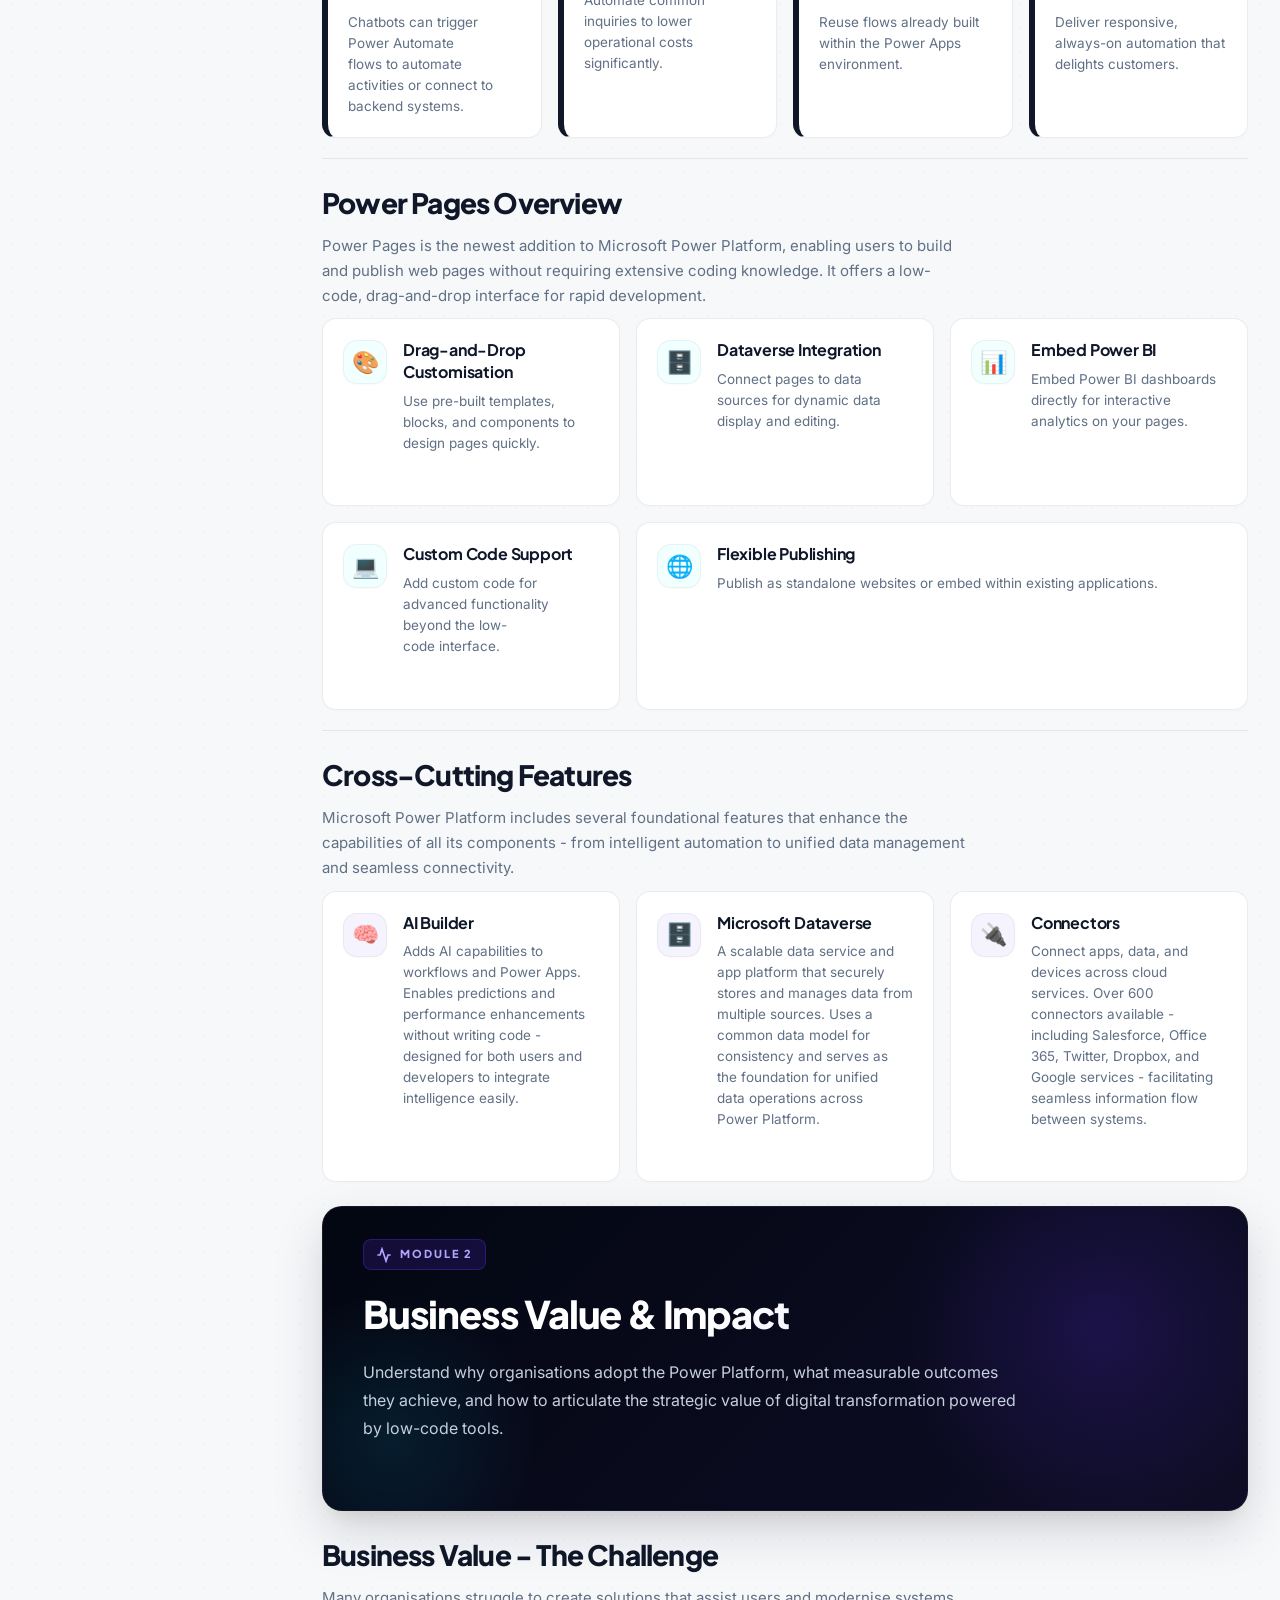
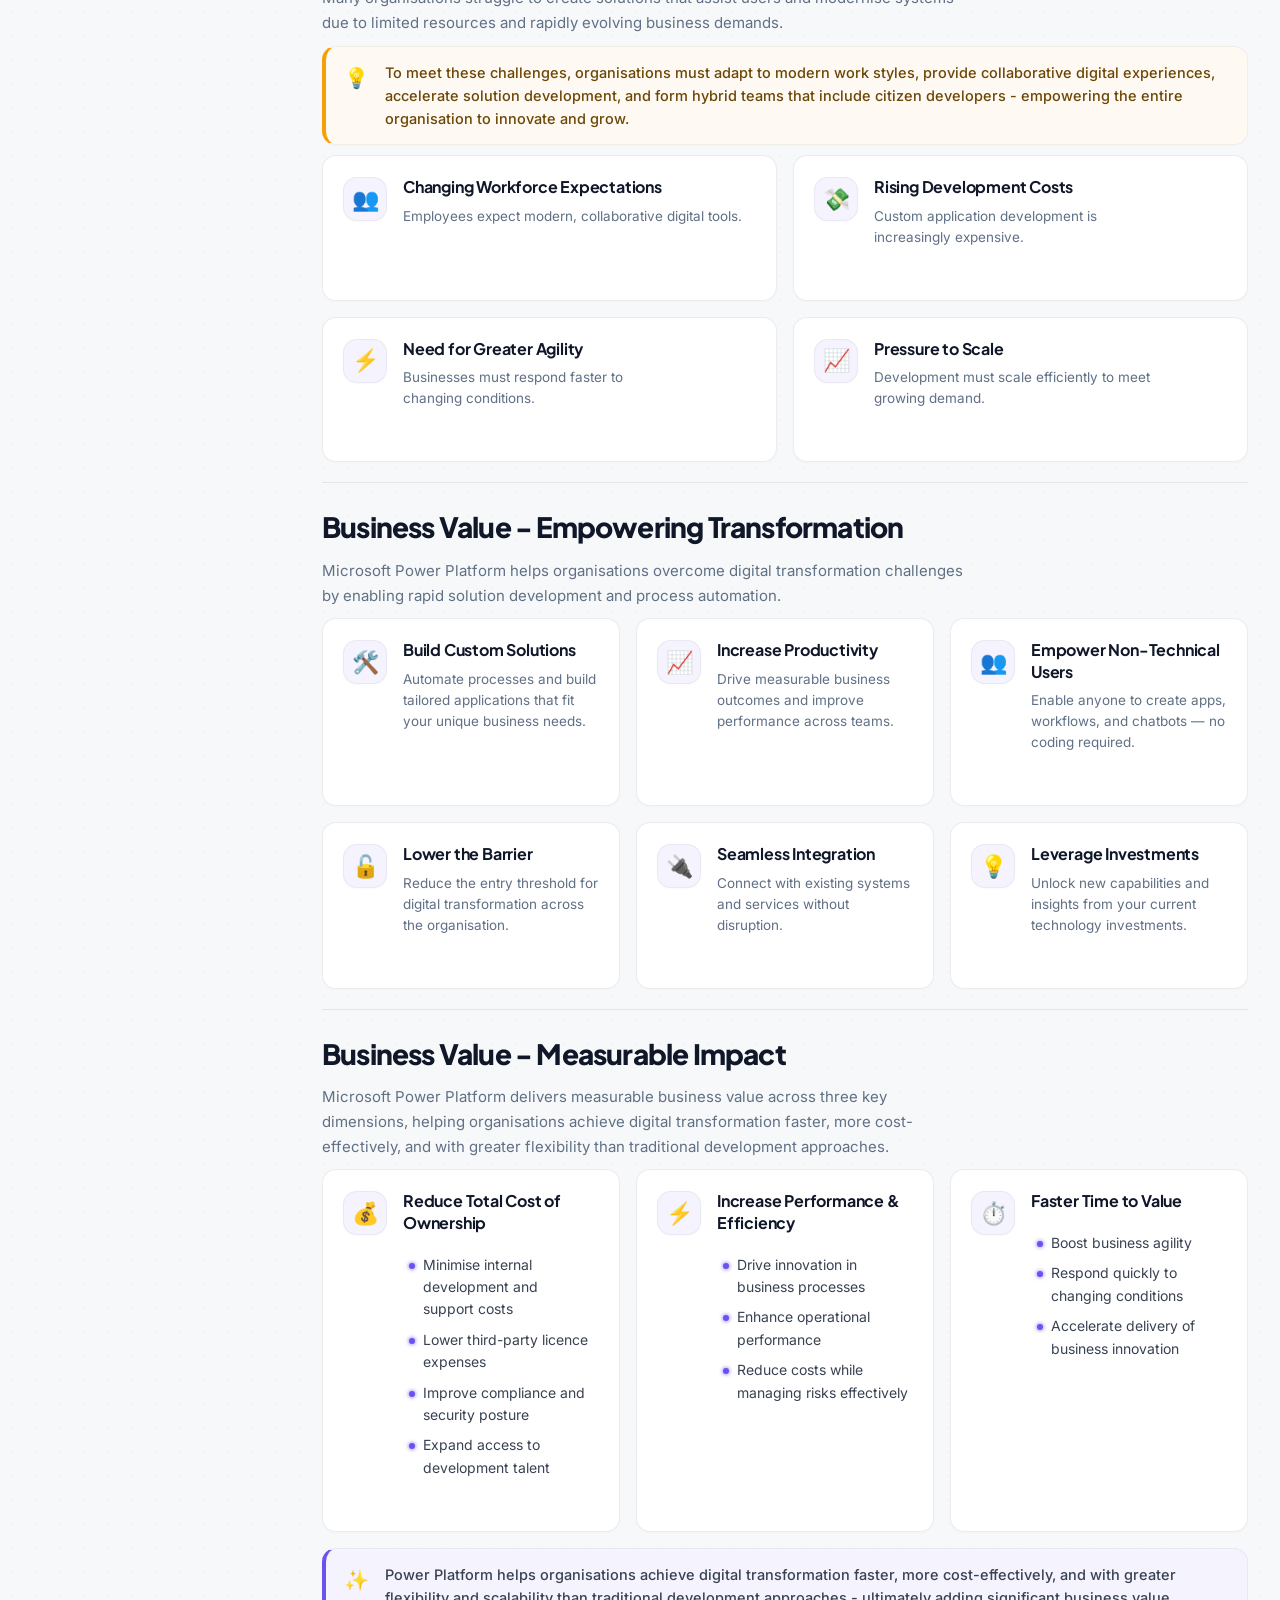
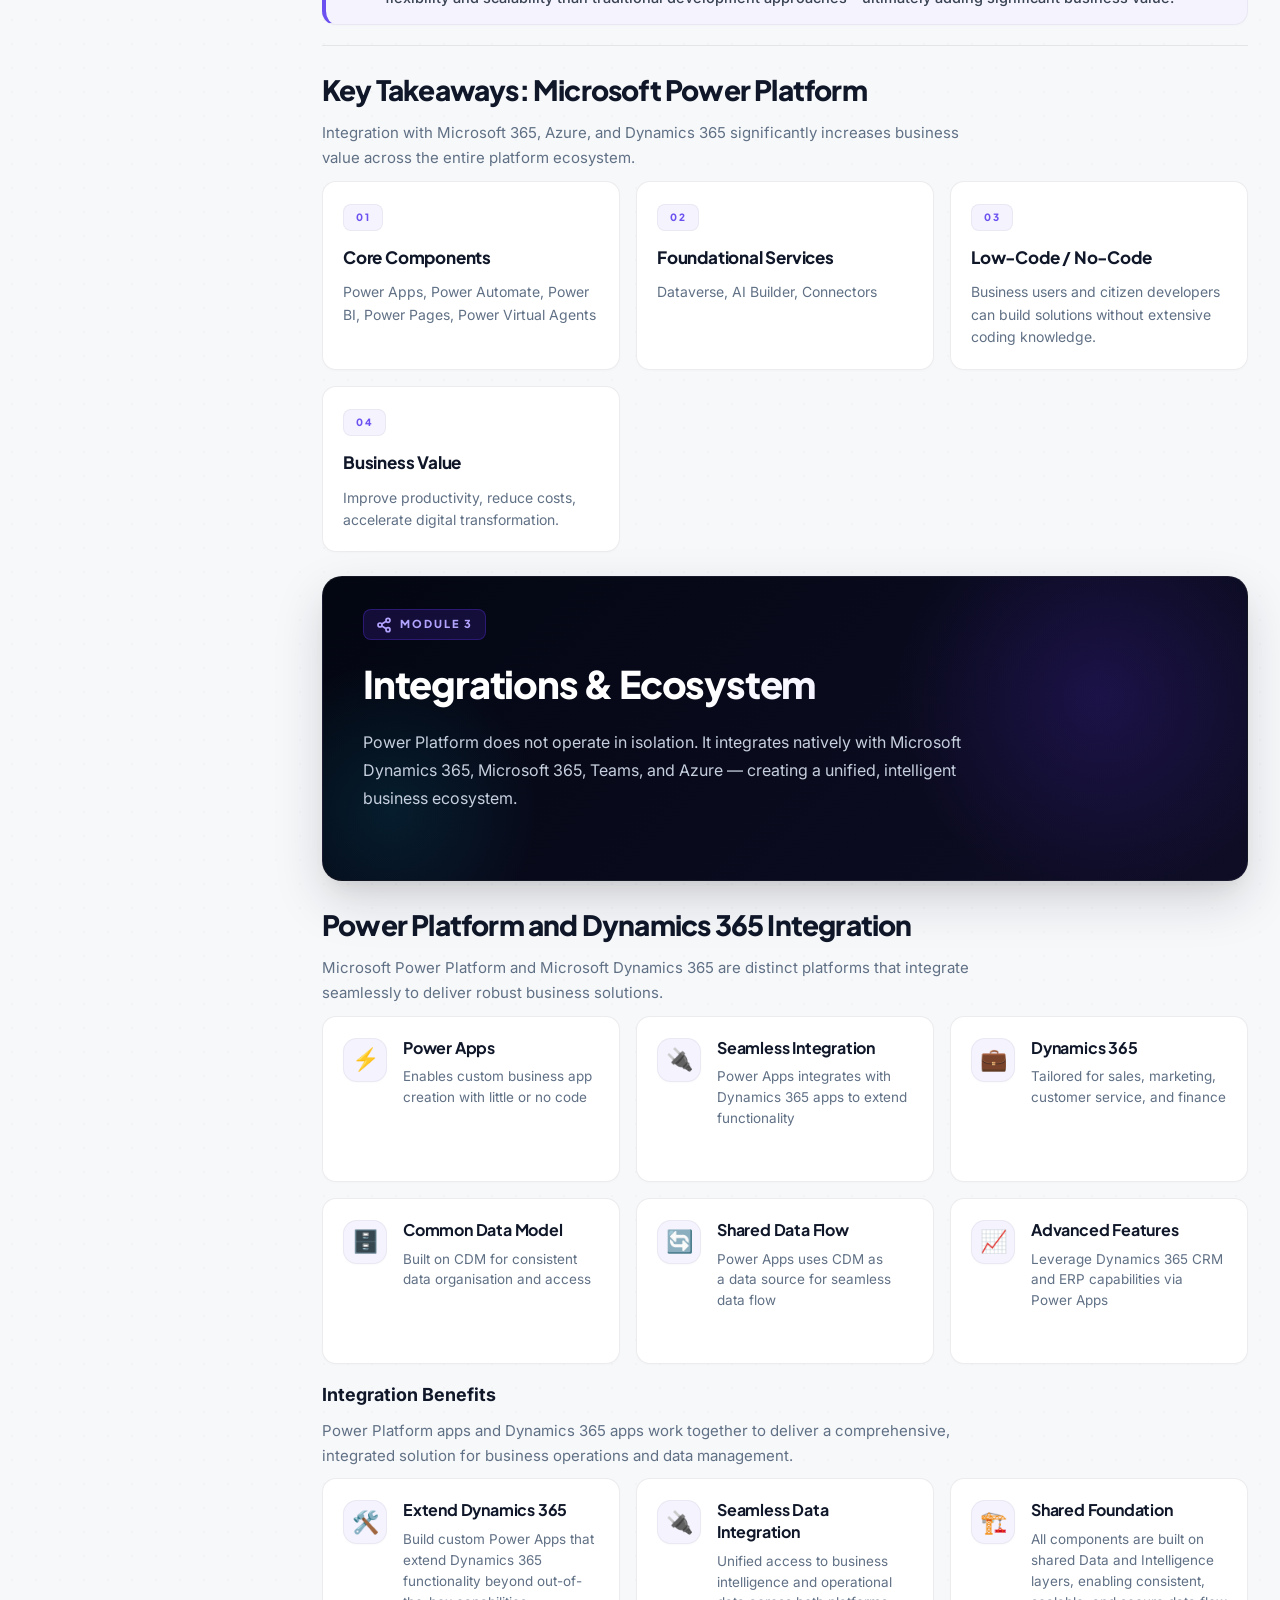
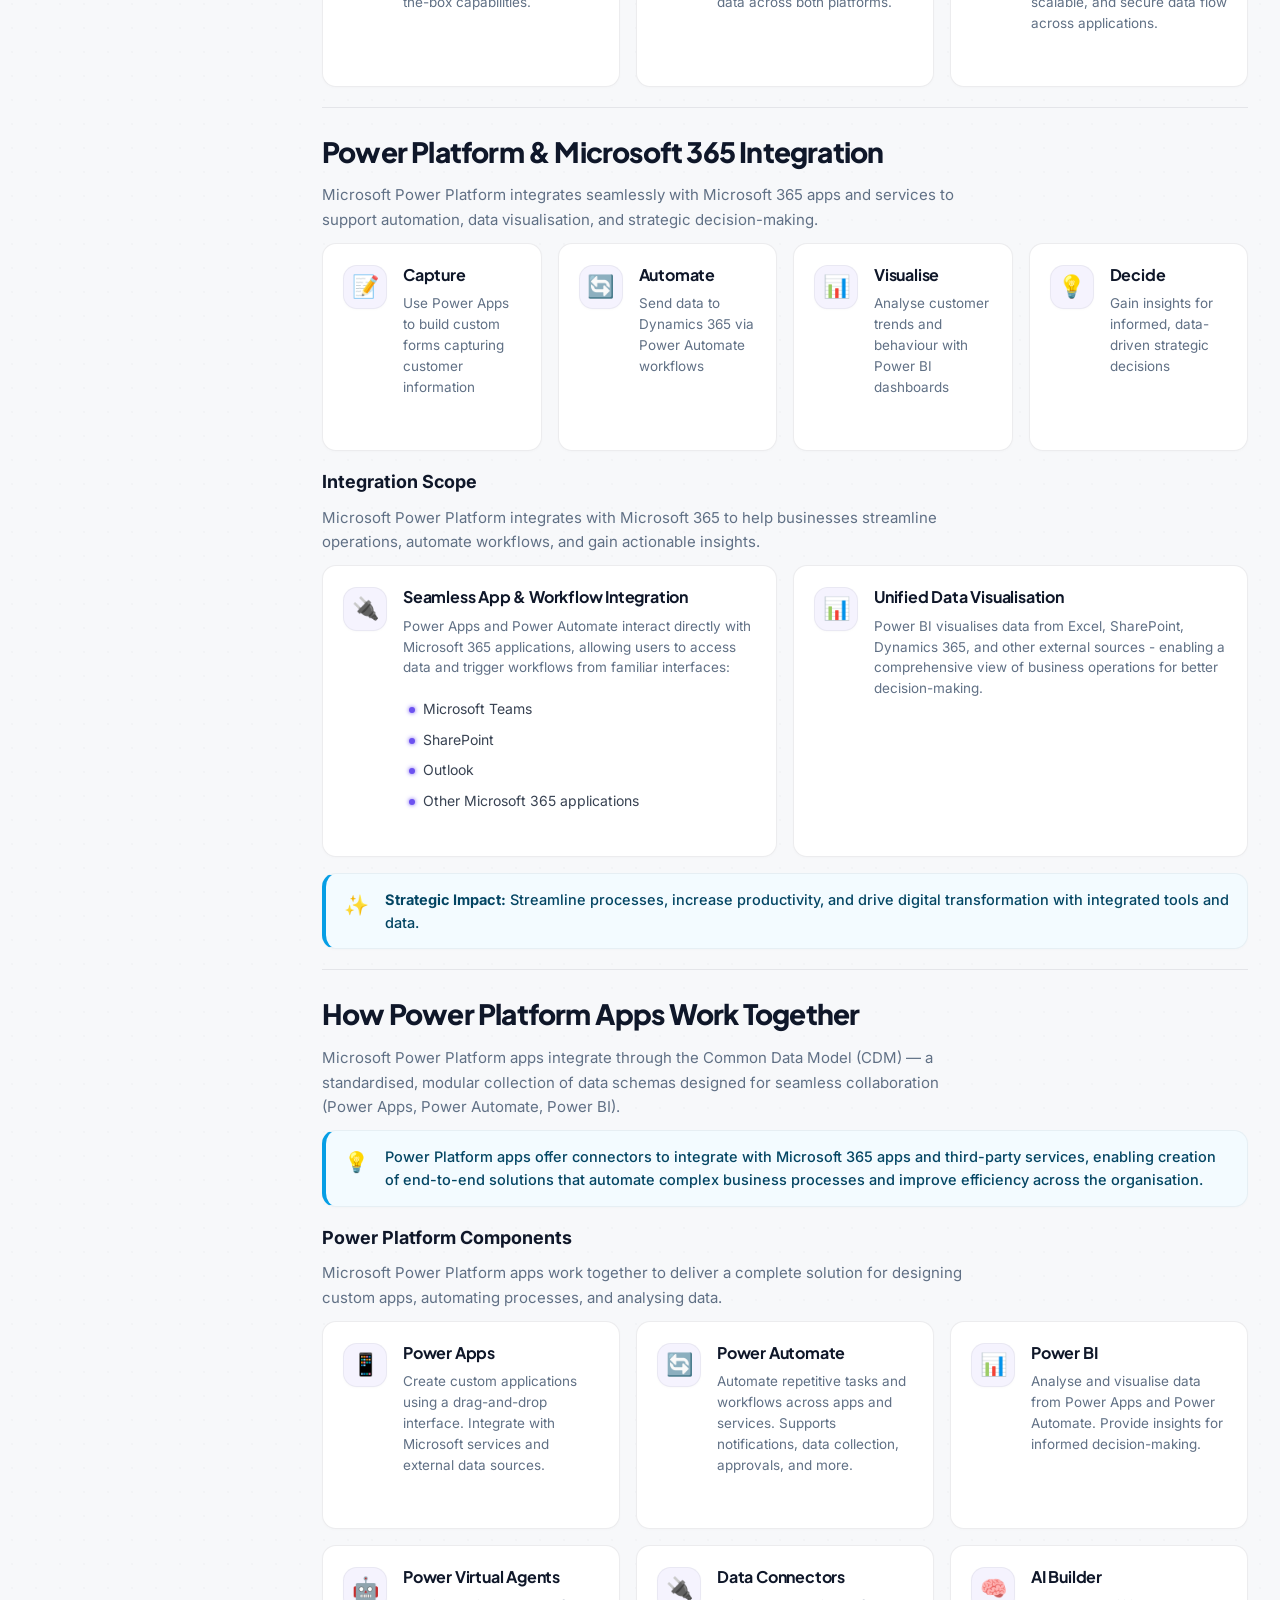
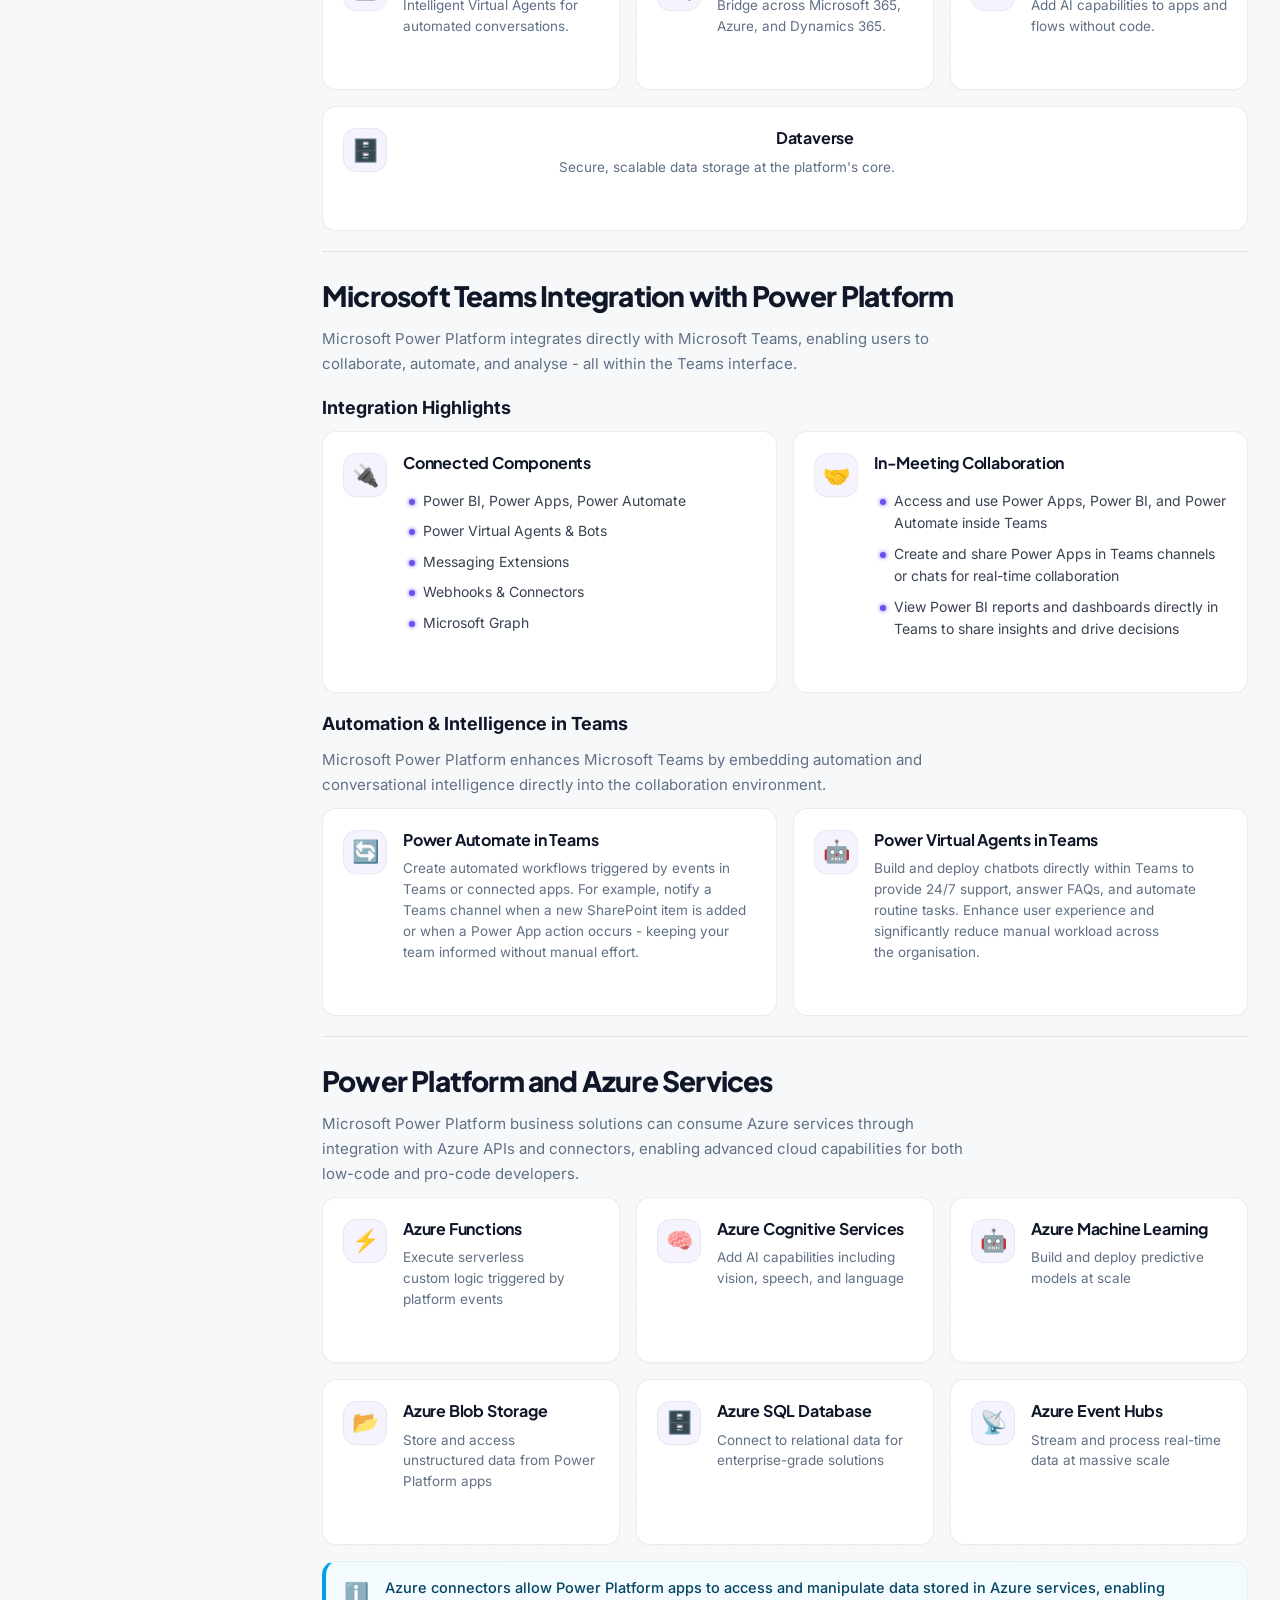
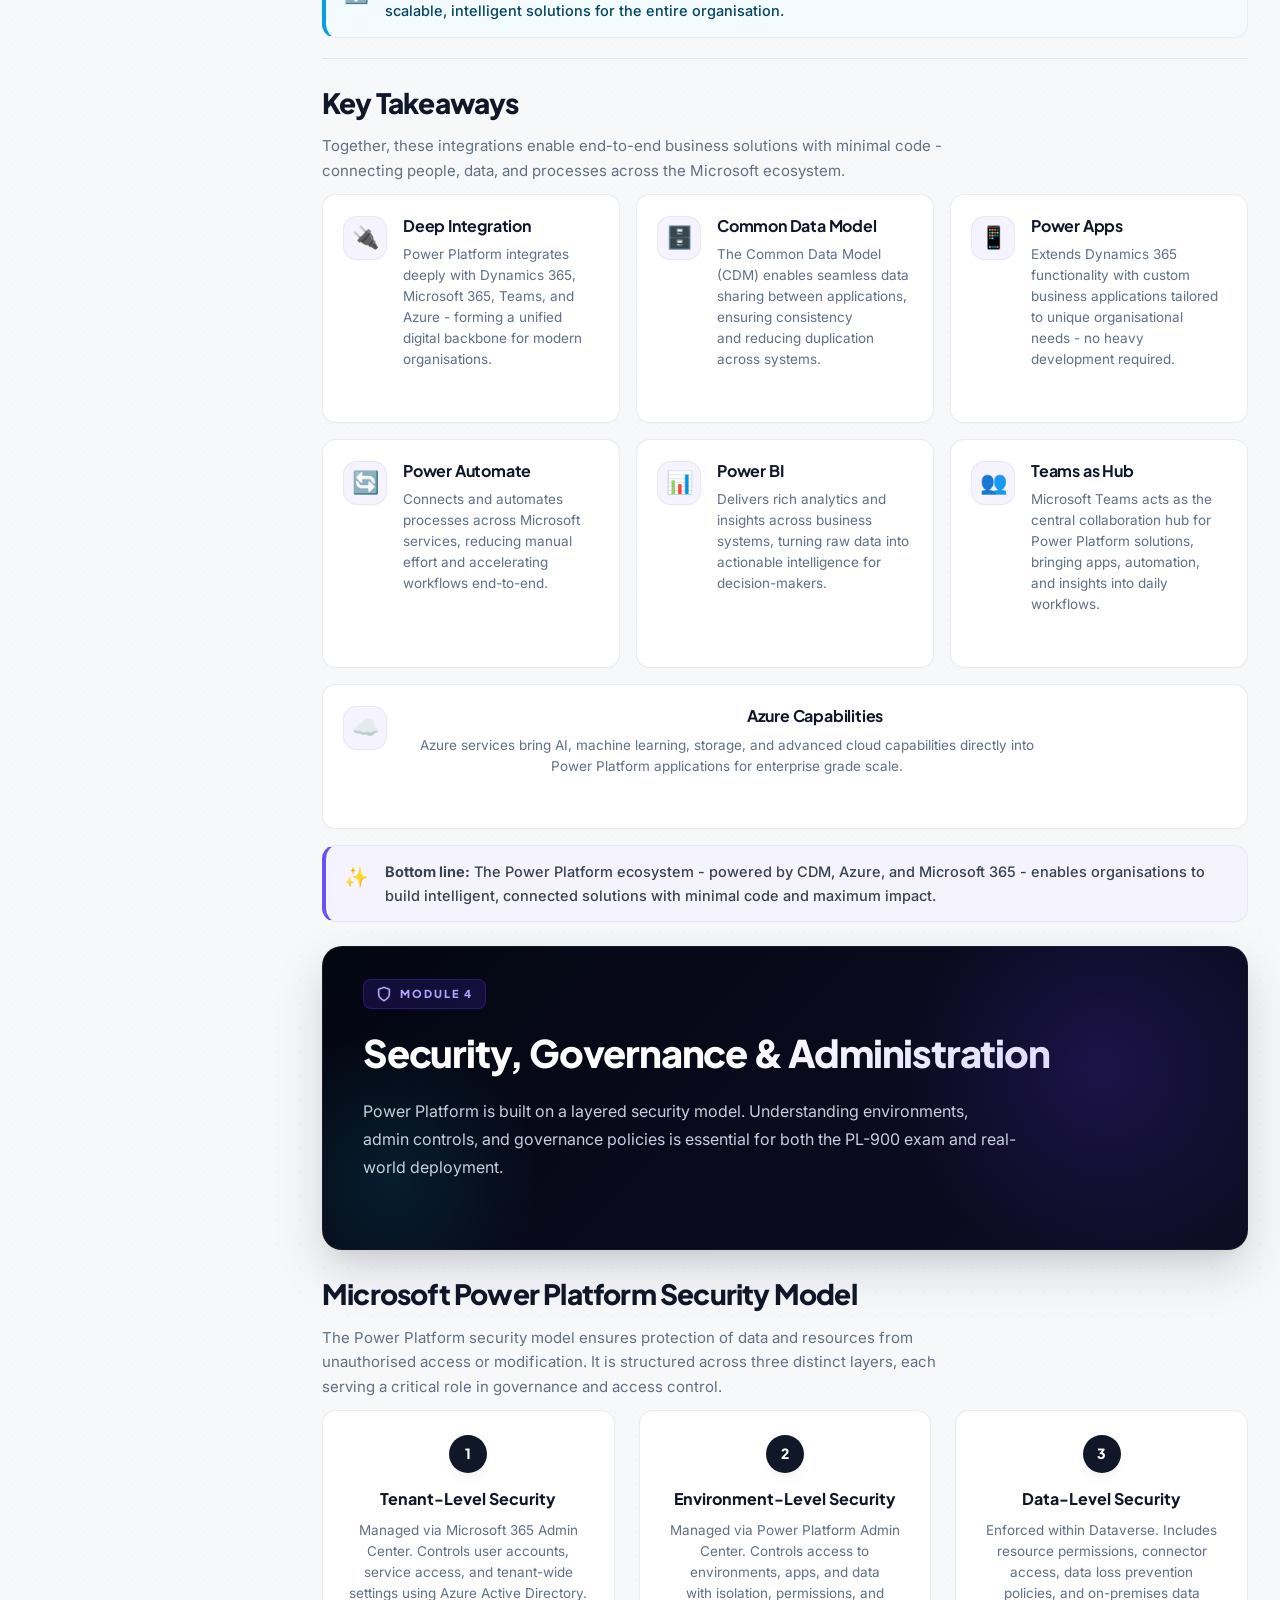
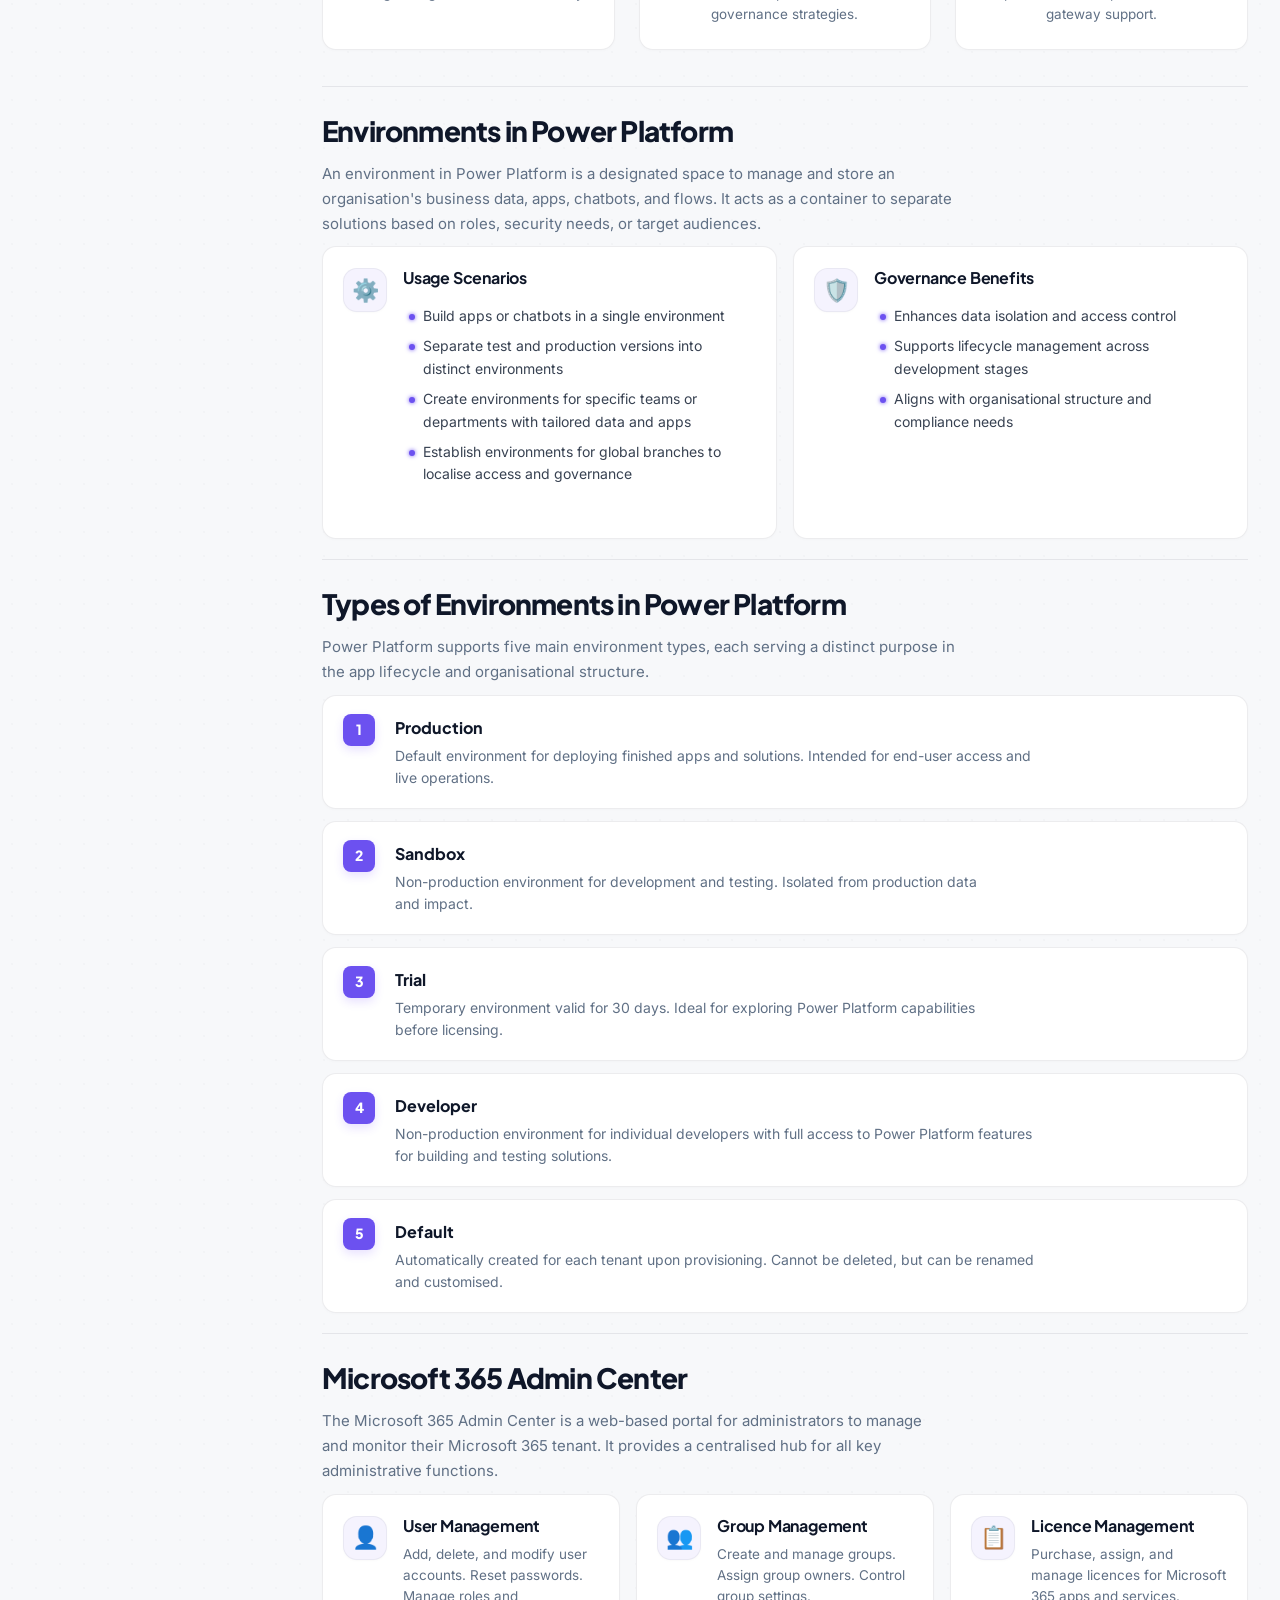
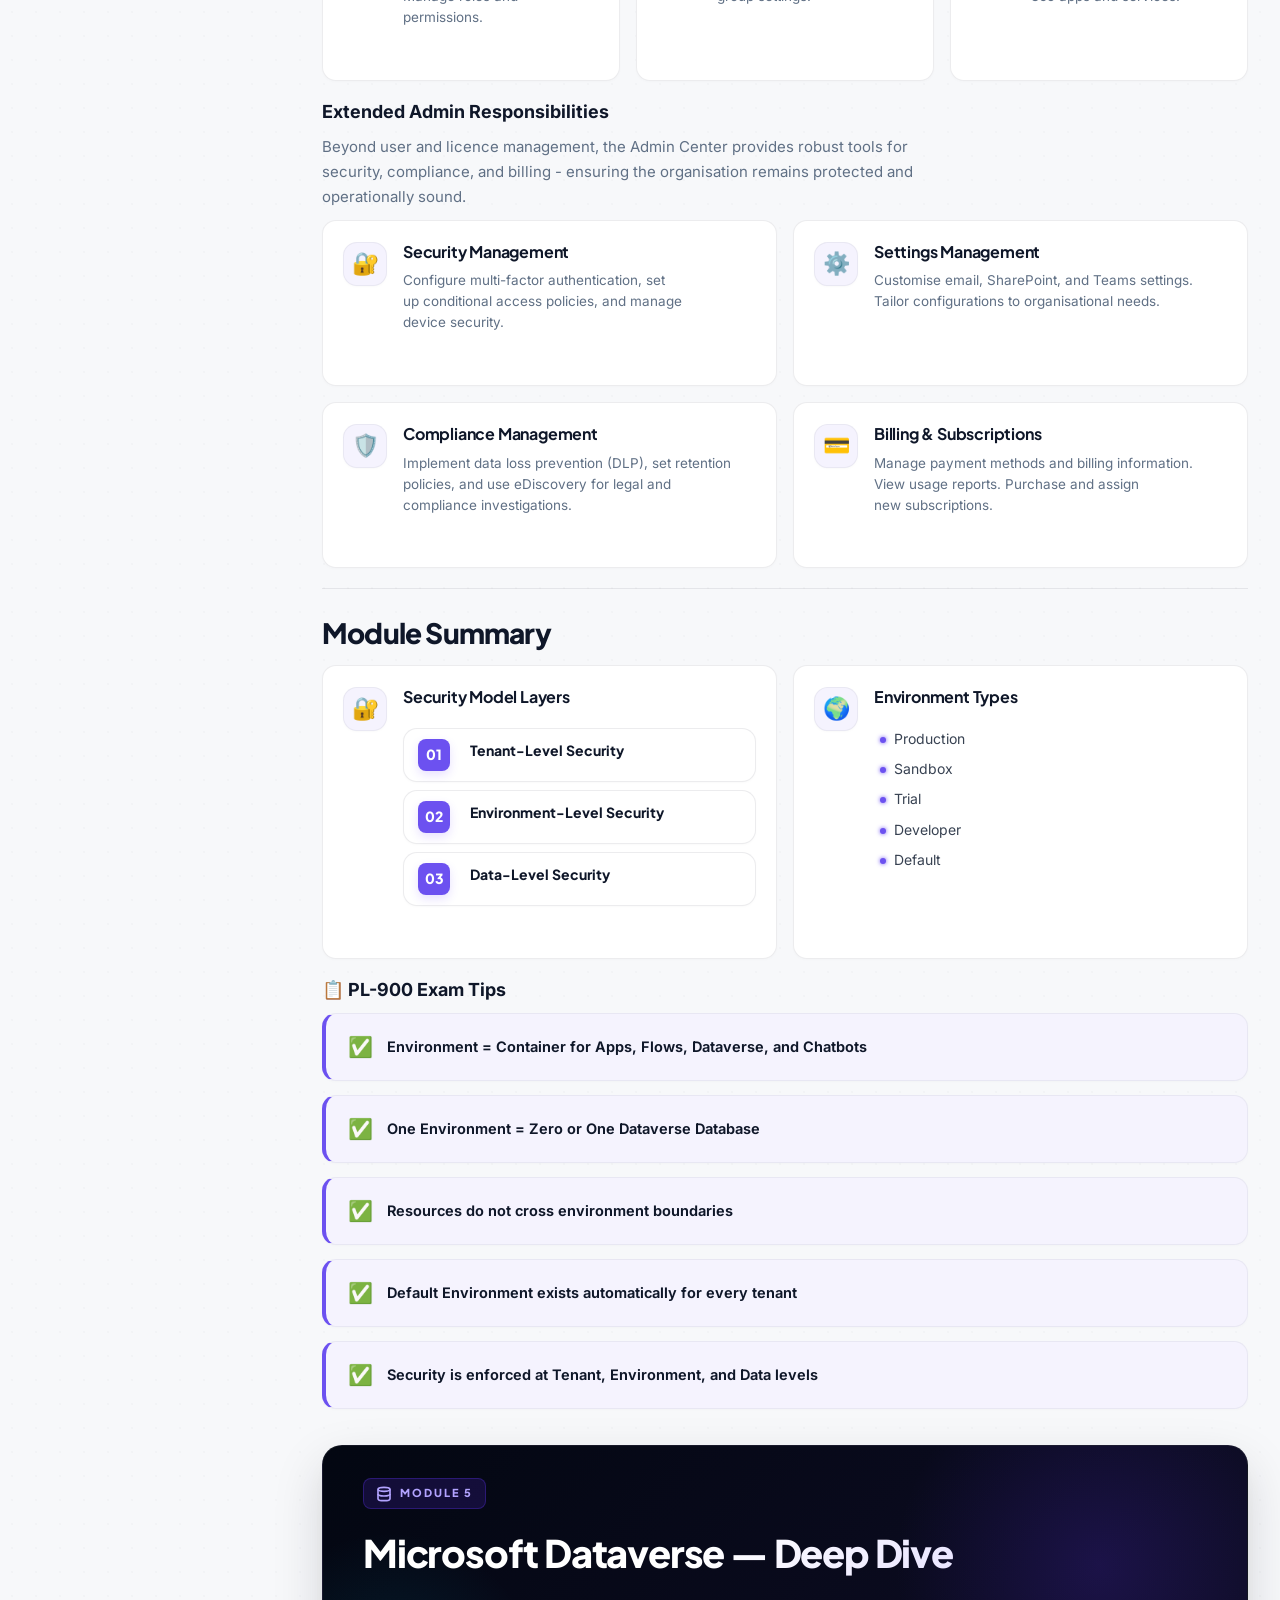
<file: PL 900 Materials/index.html>
<!DOCTYPE html>
<html lang="en">
<head>
  <meta charset="UTF-8">
  <meta name="viewport" content="width=device-width, initial-scale=1.0">
  <title>Day 1 Study Materials — Microsoft Power Platform</title>
  <meta name="description" content="Comprehensive Day 1 PL-900 study materials covering Power Platform core components, business value, integrations, security, and Microsoft Dataverse.">
  <link rel="preconnect" href="https://fonts.googleapis.com">
  <link rel="preconnect" href="https://fonts.gstatic.com" crossorigin>
  <link href="https://fonts.googleapis.com/css2?family=Inter:wght@300;400;500;600;700;800&family=Plus+Jakarta+Sans:wght@400;500;600;700;800&display=swap" rel="stylesheet">
  <link rel="stylesheet" href="styles.css?v=1.5">
</head>
<body>

  <!-- Reading Progress Bar -->
  <div id="progress-bar-container">
    <div id="progress-bar"></div>
  </div>

  <!-- ====================================================================
       HEADER
       ==================================================================== -->
  <header class="app-header">
    <a href="../index.html" class="header-logo" aria-label="Back to PL-900 Home">
      <svg width="24" height="24" viewBox="0 0 23 23" fill="none" xmlns="http://www.w3.org/2000/svg" aria-hidden="true">
        <path d="M0 0H11V11H0V0Z" fill="#F25022"/>
        <path d="M12 0H23V11H12V0Z" fill="#7FBA00"/>
        <path d="M0 12H11V23H0V12Z" fill="#00A4EF"/>
        <path d="M12 12H23V23H12V12Z" fill="#FFB900"/>
      </svg>
      <span class="logo-text">PL-900 Fundamentals</span>
    </a>
    <div class="header-right">
      <button class="mobile-menu-btn" id="mobile-menu-btn" aria-label="Open navigation menu">
        <svg width="20" height="20" viewBox="0 0 24 24" fill="none" stroke="currentColor" stroke-width="2.5" stroke-linecap="round" stroke-linejoin="round">
          <line x1="3" y1="6" x2="21" y2="6"/><line x1="3" y1="12" x2="21" y2="12"/><line x1="3" y1="18" x2="21" y2="18"/>
        </svg>
      </button>
      <a href="../index.html" class="back-btn">
        <svg width="16" height="16" viewBox="0 0 24 24" fill="none" stroke="currentColor" stroke-width="2" stroke-linecap="round" stroke-linejoin="round" aria-hidden="true">
          <polyline points="15 18 9 12 15 6"/>
        </svg>
        Back to Home
      </a>
    </div>
  </header>

  <!-- Sidebar Overlay (mobile) -->
  <div class="sidebar-overlay" id="sidebar-overlay"></div>

  <!-- ====================================================================
       LAYOUT WRAPPER
       ==================================================================== -->
  <div class="materials-layout">

    <!-- ==================================================================
         SIDEBAR NAVIGATION
         ================================================================== -->
    <nav class="sidebar" id="sidebar" aria-label="Study Materials Navigation">
      <div class="sidebar-header">
        <div class="sidebar-label">Study Materials</div>
        <div class="sidebar-title">Day 1 Training Deck</div>
        <div class="sidebar-progress-text" id="sidebar-progress-text">0% complete</div>
        <div class="sidebar-progress-bar">
          <div class="sidebar-progress-fill" id="sidebar-progress-fill"></div>
        </div>
      </div>

      <div class="sidebar-nav" role="list">

        <!-- Module 1 -->
        <div class="module-nav-group" role="listitem">
          <button class="module-nav-btn" data-module="1" aria-expanded="false">
            <span class="module-badge">1</span>
            <span class="module-nav-name">Core Components</span>
            <svg class="module-nav-chevron" width="14" height="14" viewBox="0 0 24 24" fill="none" stroke="currentColor" stroke-width="2.5" aria-hidden="true">
              <polyline points="9 18 15 12 9 6"/>
            </svg>
          </button>
          <div class="section-nav-list" id="section-list-1">
            <a href="#m1-overview" class="section-nav-link">Platform Overview</a>
            <a href="#m1-powerapps" class="section-nav-link">Power Apps</a>
            <a href="#m1-automate" class="section-nav-link">Power Automate</a>
            <a href="#m1-powerbi" class="section-nav-link">Power BI</a>
            <a href="#m1-pva" class="section-nav-link">Power Virtual Agents</a>
            <a href="#m1-powerpages" class="section-nav-link">Power Pages</a>
            <a href="#m1-crosscutting" class="section-nav-link">Cross-Cutting Features</a>
          </div>
        </div>

        <!-- Module 2 -->
        <div class="module-nav-group" role="listitem">
          <button class="module-nav-btn" data-module="2" aria-expanded="false">
            <span class="module-badge">2</span>
            <span class="module-nav-name">Business Value</span>
            <svg class="module-nav-chevron" width="14" height="14" viewBox="0 0 24 24" fill="none" stroke="currentColor" stroke-width="2.5" aria-hidden="true">
              <polyline points="9 18 15 12 9 6"/>
            </svg>
          </button>
          <div class="section-nav-list" id="section-list-2">
            <a href="#m2-challenge" class="section-nav-link">The Challenge</a>
            <a href="#m2-transformation" class="section-nav-link">Empowering Transformation</a>
            <a href="#m2-impact" class="section-nav-link">Measurable Impact</a>
            <a href="#m2-takeaways" class="section-nav-link">Key Takeaways</a>
          </div>
        </div>

        <!-- Module 3 -->
        <div class="module-nav-group" role="listitem">
          <button class="module-nav-btn" data-module="3" aria-expanded="false">
            <span class="module-badge">3</span>
            <span class="module-nav-name">Integrations</span>
            <svg class="module-nav-chevron" width="14" height="14" viewBox="0 0 24 24" fill="none" stroke="currentColor" stroke-width="2.5" aria-hidden="true">
              <polyline points="9 18 15 12 9 6"/>
            </svg>
          </button>
          <div class="section-nav-list" id="section-list-3">
            <a href="#m3-dynamics" class="section-nav-link">Dynamics 365</a>
            <a href="#m3-m365" class="section-nav-link">Microsoft 365</a>
            <a href="#m3-howtogether" class="section-nav-link">Apps Working Together</a>
            <a href="#m3-teams" class="section-nav-link">Microsoft Teams</a>
            <a href="#m3-azure" class="section-nav-link">Azure Services</a>
            <a href="#m3-takeaways" class="section-nav-link">Key Takeaways</a>
          </div>
        </div>

        <!-- Module 4 -->
        <div class="module-nav-group" role="listitem">
          <button class="module-nav-btn" data-module="4" aria-expanded="false">
            <span class="module-badge">4</span>
            <span class="module-nav-name">Security & Governance</span>
            <svg class="module-nav-chevron" width="14" height="14" viewBox="0 0 24 24" fill="none" stroke="currentColor" stroke-width="2.5" aria-hidden="true">
              <polyline points="9 18 15 12 9 6"/>
            </svg>
          </button>
          <div class="section-nav-list" id="section-list-4">
            <a href="#m4-security-model" class="section-nav-link">Security Model</a>
            <a href="#m4-environments" class="section-nav-link">Environments</a>
            <a href="#m4-env-types" class="section-nav-link">Types of Environments</a>
            <a href="#m4-admin-center" class="section-nav-link">Microsoft 365 Admin Center</a>
            <a href="#m4-summary" class="section-nav-link">Module Summary</a>
          </div>
        </div>

        <!-- Module 5 -->
        <div class="module-nav-group" role="listitem">
          <button class="module-nav-btn" data-module="5" aria-expanded="false">
            <span class="module-badge">5</span>
            <span class="module-nav-name">Dataverse</span>
            <svg class="module-nav-chevron" width="14" height="14" viewBox="0 0 24 24" fill="none" stroke="currentColor" stroke-width="2.5" aria-hidden="true">
              <polyline points="9 18 15 12 9 6"/>
            </svg>
          </button>
          <div class="section-nav-list" id="section-list-5">
            <a href="#m5-overview" class="section-nav-link">Dataverse Overview</a>
            <a href="#m5-integrations" class="section-nav-link">Integrations & Use Cases</a>
            <a href="#m5-storage" class="section-nav-link">Data, Storage & Integration</a>
            <a href="#m5-database" class="section-nav-link">Database Structure</a>
            <a href="#m5-comparison" class="section-nav-link">vs Traditional Databases</a>
            <a href="#m5-tables" class="section-nav-link">Types of Tables</a>
            <a href="#m5-columns" class="section-nav-link">Columns</a>
            <a href="#m5-relationships" class="section-nav-link">Relationships</a>
            <a href="#m5-environments" class="section-nav-link">Environments</a>
            <a href="#m5-dataflows" class="section-nav-link">Dataflows</a>
          </div>
        </div>

      </div>
    </nav>

    <!-- ==================================================================
         MAIN CONTENT
         ================================================================== -->
    <main class="content-main">

      <!-- ================================================================
           MODULE 1 — POWER PLATFORM CORE COMPONENTS (Slides 1–7)
           ================================================================ -->
      <div data-module-group="1">

        <!-- Module 1 Hero -->
        <div class="module-hero">
          <div class="module-number">
            <svg width="16" height="16" viewBox="0 0 24 24" fill="none" stroke="currentColor" stroke-width="2.5" aria-hidden="true">
              <path d="M12 2L2 7l10 5 10-5-10-5z"/><path d="M2 17l10 5 10-5"/><path d="M2 12l10 5 10-5"/>
            </svg>
            Module 1
          </div>
          <h1>Power Platform Core Components</h1>
          <p class="hero-desc">An introduction to the full Microsoft Power Platform suite — six interconnected tools that empower every organisation to build apps, automate processes, analyse data, and deploy intelligent chatbots.</p>
        </div>

        <!-- ── Slide 1: Platform Overview ── -->
        <section id="m1-overview" class="module-section">
          <h2 class="section-title">Microsoft Power Platform Overview</h2>
          <p class="section-subtitle">A suite of low-code tools designed for business intelligence, app development, and connectivity - spanning Microsoft 365, Azure, Dynamics 365, and standalone applications.</p>

          <div class="platform-grid cols-3">
            <div class="platform-card">
              <h3>📊 Power BI</h3>
              <p>Business Analytics</p>
            </div>
            <div class="platform-card">
              <h3>⚡ Power Apps</h3>
              <p>App Development</p>
            </div>
            <div class="platform-card">
              <h3>🔄 Power Automate</h3>
              <p>Process Automation</p>
            </div>
            <div class="platform-card">
              <h3>🤖 Power Virtual Agents</h3>
              <p>Intelligent Virtual Agents</p>
            </div>
            <div class="platform-card">
              <h3>🌐 Power Pages</h3>
              <p>External-Facing Websites</p>
            </div>
          </div>

          <h3 style="font-size: 16px; font-weight: 700; color: var(--text-main); margin: 24px 0 12px;">Supporting Components</h3>
          <div class="feature-grid cols-3">
            <div class="feature-card">
              <span class="feature-card-icon">🔌</span>
              <h3>Data Connectors</h3>
              <p>Integrate with external systems and services</p>
            </div>
            <div class="feature-card">
              <span class="feature-card-icon">🧠</span>
              <h3>AI Builder</h3>
              <p>Add intelligence to apps and workflows</p>
            </div>
            <div class="feature-card">
              <span class="feature-card-icon">🗄️</span>
              <h3>Dataverse</h3>
              <p>Centralised data storage and management</p>
            </div>
          </div>
          </section>

        <hr class="section-divider">

        <!-- ── Slide 2: Power Apps ── -->
        <section id="m1-powerapps" class="module-section">
          <h2 class="section-title">Power Apps Overview</h2>
          <p class="section-subtitle">Power Apps provides a rapid, low-code development environment for building custom applications tailored to business needs. It enables seamless integration with existing data through services, connectors, and a scalable app platform.</p>

          <div class="feature-grid cols-3">
            <div class="feature-card">
              <span class="feature-card-icon">📱</span>
              <h3>Web &amp; Mobile Apps</h3>
              <p>Create applications for both web and mobile platforms with ease.</p>
            </div>
            <div class="feature-card">
              <span class="feature-card-icon">🚀</span>
              <h3>Rapid Development</h3>
              <p>Easy-to-use interface designed for fast, iterative app building.</p>
            </div>
            <div class="feature-card">
              <span class="feature-card-icon">💻</span>
              <h3>Developer Support</h3>
              <p>Full support for custom app development by professional developers.</p>
            </div>
            <div class="feature-card">
              <span class="feature-card-icon">🔌</span>
              <h3>200+ Connectors</h3>
              <p>Integrate data and systems through an extensive connector library.</p>
            </div>
            <div class="feature-card">
              <span class="feature-card-icon">🧠</span>
              <h3>Prebuilt AI Scenarios</h3>
              <p>Leverage intelligent functionality without writing complex code.</p>
            </div>
            <div class="feature-card">
              <span class="feature-card-icon">🔒</span>
              <h3>Secure Data Submission</h3>
              <p>Ensure private and secure handling of all business data.</p>
            </div>
          </div>
          </section>

        <hr class="section-divider">

        <!-- ── Slide 3: Power Automate ── -->
        <section id="m1-automate" class="module-section">
          <h2 class="section-title">Power Automate Overview</h2>
          <p class="section-subtitle">Power Automate enables users to create automated workflows between applications and services. It helps streamline repetitive business processes such as communication, data collection, and decision approvals.</p>

          <div class="split-layout">
            <div>
              <div class="arrow-list">
                <div class="arrow-list-item">
                  <span class="arrow-icon">▶</span>
                  <div>
                    <h4>Enterprise-Grade Automation</h4>
                    <p>Build robust, scalable process automation across the organisation.</p>
                  </div>
                </div>
                <div class="arrow-list-item">
                  <span class="arrow-icon">▶</span>
                  <div>
                    <h4>Simple Interface</h4>
                    <p>Accessible for users at all skill levels, from beginners to experts.</p>
                  </div>
                </div>
                <div class="arrow-list-item">
                  <span class="arrow-icon">▶</span>
                  <div>
                    <h4>Hundreds of Connectors</h4>
                    <p>Prebuilt integrations to connect your most important systems.</p>
                  </div>
                </div>
                <div class="arrow-list-item">
                  <span class="arrow-icon">▶</span>
                  <div>
                    <h4>AI Builder Integration</h4>
                    <p>Bring intelligent automation into your workflows with ease.</p>
                  </div>
                </div>
                <div class="arrow-list-item">
                  <span class="arrow-icon">▶</span>
                  <div>
                    <h4>Predictive Capabilities</h4>
                    <p>Enhance performance with data-driven predictions and insights.</p>
                  </div>
                </div>
              </div>
            </div>
            <div class="split-image">
              <img src="power_automate_workflow.png" alt="Power Automate workflow diagram on a monitor" class="content-image" style="margin:0; max-width:100%;">
            </div>
          </div>
          </section>

        <hr class="section-divider">

        <!-- ── Slide 4: Power BI ── -->
        <section id="m1-powerbi" class="module-section">
          <h2 class="section-title">Power BI Overview</h2>
          <p class="section-subtitle">Power BI is a business analytics service that delivers insights for analysing data. It enables users to create data visualisations that form reports and dashboards, supporting fast and informed decision-making.</p>

          <div class="feature-grid cols-3">
            <div class="feature-card">
              <span class="feature-card-icon">🏢</span>
              <h3>Enterprise Scale</h3>
              <p>Scales across organisations with built-in governance and security.</p>
            </div>
            <div class="feature-card">
              <span class="feature-card-icon">👥</span>
              <h3>User-Friendly</h3>
              <p>Intuitive data presentation accessible to all business users.</p>
            </div>
            <div class="feature-card">
              <span class="feature-card-icon">📊</span>
              <h3>Rich Visualisations</h3>
              <p>Detailed and attractive charts, graphs, and interactive visuals.</p>
            </div>
            <div class="feature-card">
              <span class="feature-card-icon">🔌</span>
              <h3>Vast Data Access</h3>
              <p>Connect to large volumes of data from multiple sources.</p>
            </div>
            <div class="feature-card">
              <span class="feature-card-icon">📈</span>
              <h3>Excel Integration</h3>
              <p>Seamless integration for business data analysis and sharing.</p>
            </div>
            <div class="feature-card">
              <span class="feature-card-icon">⚡</span>
              <h3>Real-Time Analytics</h3>
              <p>Stream analytics for up-to-the-minute business intelligence.</p>
            </div>
          </div>
          </section>

        <hr class="section-divider">

        <!-- ── Slide 5: Power Virtual Agents ── -->
        <section id="m1-pva" class="module-section">
          <h2 class="section-title">Power Virtual Agents Overview</h2>
          
          <div class="split-layout">
            <div>
              <p>Power Virtual Agents empowers anyone to create intelligent chatbots using a guided, no-code graphical interface. It eliminates the need for developers or data scientists and reduces IT overhead by enabling subject matter experts to build and maintain conversational solutions.</p>
            </div>
            <div class="split-image">
              <img src="power_virtual_agents_chat.png" alt="Power Virtual Agents chatbot conversation mockup">
            </div>
          </div>

          <div class="feature-grid cols-4">
            <div class="feature-card no-icon">
              <h3>Trigger Actions via Flows</h3>
              <p>Chatbots can trigger Power Automate flows to automate activities or connect to backend systems.</p>
            </div>
            <div class="feature-card no-icon">
              <h3>Reduce Costs</h3>
              <p>Automate common inquiries to lower operational costs significantly.</p>
            </div>
            <div class="feature-card no-icon">
              <h3>Leverage Existing Flows</h3>
              <p>Reuse flows already built within the Power Apps environment.</p>
            </div>
            <div class="feature-card no-icon">
              <h3>Improve Customer Satisfaction</h3>
              <p>Deliver responsive, always-on automation that delights customers.</p>
            </div>
          </div>
        </section>

        <hr class="section-divider">

        <!-- ── Slide 6: Power Pages ── -->
        <section id="m1-powerpages" class="module-section">
          <h2 class="section-title">Power Pages Overview</h2>
          <p class="section-subtitle">Power Pages is the newest addition to Microsoft Power Platform, enabling users to build and publish web pages without requiring extensive coding knowledge. It offers a low-code, drag-and-drop interface for rapid development.</p>

          <div class="feature-grid cols-3">
            <div class="feature-card">
              <span class="feature-card-icon">🎨</span>
              <h3>Drag-and-Drop Customisation</h3>
              <p>Use pre-built templates, blocks, and components to design pages quickly.</p>
            </div>
            <div class="feature-card">
              <span class="feature-card-icon">🗄️</span>
              <h3>Dataverse Integration</h3>
              <p>Connect pages to data sources for dynamic data display and editing.</p>
            </div>
            <div class="feature-card">
              <span class="feature-card-icon">📊</span>
              <h3>Embed Power BI</h3>
              <p>Embed Power BI dashboards directly for interactive analytics on your pages.</p>
            </div>
            <div class="feature-card">
              <span class="feature-card-icon">💻</span>
              <h3>Custom Code Support</h3>
              <p>Add custom code for advanced functionality beyond the low-code interface.</p>
            </div>
            <div class="feature-card" style="grid-column: span 2;">
              <span class="feature-card-icon">🌐</span>
              <h3>Flexible Publishing</h3>
              <p>Publish as standalone websites or embed within existing applications.</p>
            </div>
          </div>
          </section>

        <hr class="section-divider">

        <!-- ── Slide 7: Cross-Cutting Features ── -->
        <section id="m1-crosscutting" class="module-section">
          <h2 class="section-title">Cross-Cutting Features</h2>
          <p class="section-subtitle">Microsoft Power Platform includes several foundational features that enhance the capabilities of all its components - from intelligent automation to unified data management and seamless connectivity.</p>

          <div class="feature-grid cols-3">
            <div class="feature-card">
              <span class="feature-card-icon">🧠</span>
              <h3>AI Builder</h3>
              <p>Adds AI capabilities to workflows and Power Apps. Enables predictions and performance enhancements without writing code - designed for both users and developers to integrate intelligence easily.</p>
            </div>
            <div class="feature-card">
              <span class="feature-card-icon">🗄️</span>
              <h3>Microsoft Dataverse</h3>
              <p>A scalable data service and app platform that securely stores and manages data from multiple sources. Uses a common data model for consistency and serves as the foundation for unified data operations across Power Platform.</p>
            </div>
            <div class="feature-card">
              <span class="feature-card-icon">🔌</span>
              <h3>Connectors</h3>
              <p>Connect apps, data, and devices across cloud services. Over 600 connectors available - including Salesforce, Office 365, Twitter, Dropbox, and Google services - facilitating seamless information flow between systems.</p>
            </div>
          </div>
          </section>

      </div><!-- /module-group-1 -->

      <!-- ================================================================
           MODULE 2 — BUSINESS VALUE & IMPACT (Slides 8–11)
           ================================================================ -->
      <div data-module-group="2">

        <div class="module-hero">
          <div class="module-number">
            <svg width="16" height="16" viewBox="0 0 24 24" fill="none" stroke="currentColor" stroke-width="2.5" aria-hidden="true">
              <polyline points="22 12 18 12 15 21 9 3 6 12 2 12"/>
            </svg>
            Module 2
          </div>
          <h1>Business Value &amp; Impact</h1>
          <p class="hero-desc">Understand why organisations adopt the Power Platform, what measurable outcomes they achieve, and how to articulate the strategic value of digital transformation powered by low-code tools.</p>
        </div>

        <!-- ── Slide 8: The Challenge ── -->
        <section id="m2-challenge" class="module-section">
          <h2 class="section-title">Business Value - The Challenge</h2>
          <p class="section-subtitle">Many organisations struggle to create solutions that assist users and modernise systems due to limited resources and rapidly evolving business demands.</p>

          <div class="callout warning" style="margin-bottom: 24px;">
            <span class="callout-icon">💡</span>
            <span>To meet these challenges, organisations must adapt to modern work styles, provide collaborative digital experiences, accelerate solution development, and form hybrid teams that include citizen developers - empowering the entire organisation to innovate and grow.</span>
          </div>

          <div class="feature-grid cols-2">
            <div class="feature-card">
              <span class="feature-card-icon">👥</span>
              <h3>Changing Workforce Expectations</h3>
              <p>Employees expect modern, collaborative digital tools.</p>
            </div>
            <div class="feature-card">
              <span class="feature-card-icon">💸</span>
              <h3>Rising Development Costs</h3>
              <p>Custom application development is increasingly expensive.</p>
            </div>
            <div class="feature-card">
              <span class="feature-card-icon">⚡</span>
              <h3>Need for Greater Agility</h3>
              <p>Businesses must respond faster to changing conditions.</p>
            </div>
            <div class="feature-card">
              <span class="feature-card-icon">📈</span>
              <h3>Pressure to Scale</h3>
              <p>Development must scale efficiently to meet growing demand.</p>
            </div>
          </div>
          </section>

        <hr class="section-divider">

        <!-- ── Slide 9: Empowering Transformation ── -->
        <section id="m2-transformation" class="module-section">
          <h2 class="section-title">Business Value - Empowering Transformation</h2>
          <p class="section-subtitle">Microsoft Power Platform helps organisations overcome digital transformation challenges by enabling rapid solution development and process automation.</p>

          <div class="feature-grid cols-3">
            <div class="feature-card">
              <span class="feature-card-icon">🛠️</span>
              <h3>Build Custom Solutions</h3>
              <p>Automate processes and build tailored applications that fit your unique business needs.</p>
            </div>
            <div class="feature-card">
              <span class="feature-card-icon">📈</span>
              <h3>Increase Productivity</h3>
              <p>Drive measurable business outcomes and improve performance across teams.</p>
            </div>
            <div class="feature-card">
              <span class="feature-card-icon">👥</span>
              <h3>Empower Non-Technical Users</h3>
              <p>Enable anyone to create apps, workflows, and chatbots — no coding required.</p>
            </div>
            <div class="feature-card">
              <span class="feature-card-icon">🔓</span>
              <h3>Lower the Barrier</h3>
              <p>Reduce the entry threshold for digital transformation across the organisation.</p>
            </div>
            <div class="feature-card">
              <span class="feature-card-icon">🔌</span>
              <h3>Seamless Integration</h3>
              <p>Connect with existing systems and services without disruption.</p>
            </div>
            <div class="feature-card">
              <span class="feature-card-icon">💡</span>
              <h3>Leverage Investments</h3>
              <p>Unlock new capabilities and insights from your current technology investments.</p>
            </div>
          </div>
          </section>

        <hr class="section-divider">

        <!-- ── Slide 10: Measurable Impact ── -->
        <section id="m2-impact" class="module-section">
          <h2 class="section-title">Business Value - Measurable Impact</h2>
          <p class="section-subtitle">Microsoft Power Platform delivers measurable business value across three key dimensions, helping organisations achieve digital transformation faster, more cost-effectively, and with greater flexibility than traditional development approaches.</p>

          <div class="feature-grid cols-3">
            <div class="feature-card">
              <span class="feature-card-icon">💰</span>
              <h3>Reduce Total Cost of Ownership</h3>
              <ul class="bullet-list" style="margin-top: 12px;">
                <li>Minimise internal development and support costs</li>
                <li>Lower third-party licence expenses</li>
                <li>Improve compliance and security posture</li>
                <li>Expand access to development talent</li>
              </ul>
            </div>
            <div class="feature-card">
              <span class="feature-card-icon">⚡</span>
              <h3>Increase Performance &amp; Efficiency</h3>
              <ul class="bullet-list" style="margin-top: 12px;">
                <li>Drive innovation in business processes</li>
                <li>Enhance operational performance</li>
                <li>Reduce costs while managing risks effectively</li>
              </ul>
            </div>
            <div class="feature-card">
              <span class="feature-card-icon">⏱️</span>
              <h3>Faster Time to Value</h3>
              <ul class="bullet-list" style="margin-top: 12px;">
                <li>Boost business agility</li>
                <li>Respond quickly to changing conditions</li>
                <li>Accelerate delivery of business innovation</li>
              </ul>
            </div>
          </div>

          <div class="callout success" style="margin-top: 24px;">
            <span class="callout-icon">✨</span>
            <span>Power Platform helps organisations achieve digital transformation faster, more cost-effectively, and with greater flexibility and scalability than traditional development approaches - ultimately adding significant business value.</span>
          </div>
          </section>

        <hr class="section-divider">

        <!-- ── Slide 11: Key Takeaways ── -->
        <section id="m2-takeaways" class="module-section">
          <h2 class="section-title">Key Takeaways: Microsoft Power Platform</h2>
          <p class="section-subtitle">Integration with Microsoft 365, Azure, and Dynamics 365 significantly increases business value across the entire platform ecosystem.</p>

          <div class="takeaway-grid">
            <div class="takeaway-card">
              <span class="takeaway-label">01</span>
              <h3>Core Components</h3>
              <p>Power Apps, Power Automate, Power BI, Power Pages, Power Virtual Agents</p>
            </div>
            <div class="takeaway-card">
              <span class="takeaway-label">02</span>
              <h3>Foundational Services</h3>
              <p>Dataverse, AI Builder, Connectors</p>
            </div>
            <div class="takeaway-card">
              <span class="takeaway-label">03</span>
              <h3>Low-Code / No-Code</h3>
              <p>Business users and citizen developers can build solutions without extensive coding knowledge.</p>
            </div>
            <div class="takeaway-card">
              <span class="takeaway-label">04</span>
              <h3>Business Value</h3>
              <p>Improve productivity, reduce costs, accelerate digital transformation.</p>
            </div>
          </div>
          </section>

      </div><!-- /module-group-2 -->

      <!-- ================================================================
           MODULE 3 — INTEGRATIONS & ECOSYSTEM (Slides 12–21)
           ================================================================ -->
      <div data-module-group="3">

        <div class="module-hero">
          <div class="module-number">
            <svg width="16" height="16" viewBox="0 0 24 24" fill="none" stroke="currentColor" stroke-width="2.5" aria-hidden="true">
              <circle cx="18" cy="5" r="3"/><circle cx="6" cy="12" r="3"/><circle cx="18" cy="19" r="3"/>
              <line x1="8.59" y1="13.51" x2="15.42" y2="17.49"/><line x1="15.41" y1="6.51" x2="8.59" y2="10.49"/>
            </svg>
            Module 3
          </div>
          <h1>Integrations &amp; Ecosystem</h1>
          <p class="hero-desc">Power Platform does not operate in isolation. It integrates natively with Microsoft Dynamics 365, Microsoft 365, Teams, and Azure — creating a unified, intelligent business ecosystem.</p>
        </div>

        <!-- ── Slides 12–13: Dynamics 365 ── -->
        <section id="m3-dynamics" class="module-section">
          <h2 class="section-title">Power Platform and Dynamics 365 Integration</h2>
          <p class="section-subtitle">Microsoft Power Platform and Microsoft Dynamics 365 are distinct platforms that integrate seamlessly to deliver robust business solutions.</p>

          <div class="feature-grid cols-3">
            <div class="feature-card">
              <span class="feature-card-icon">⚡</span>
              <h3>Power Apps</h3>
              <p>Enables custom business app creation with little or no code</p>
            </div>
            <div class="feature-card">
              <span class="feature-card-icon">🔌</span>
              <h3>Seamless Integration</h3>
              <p>Power Apps integrates with Dynamics 365 apps to extend functionality</p>
            </div>
            <div class="feature-card">
              <span class="feature-card-icon">💼</span>
              <h3>Dynamics 365</h3>
              <p>Tailored for sales, marketing, customer service, and finance</p>
            </div>
            <div class="feature-card">
              <span class="feature-card-icon">🗄️</span>
              <h3>Common Data Model</h3>
              <p>Built on CDM for consistent data organisation and access</p>
            </div>
            <div class="feature-card">
              <span class="feature-card-icon">🔄</span>
              <h3>Shared Data Flow</h3>
              <p>Power Apps uses CDM as a data source for seamless data flow</p>
            </div>
            <div class="feature-card">
              <span class="feature-card-icon">📈</span>
              <h3>Advanced Features</h3>
              <p>Leverage Dynamics 365 CRM and ERP capabilities via Power Apps</p>
            </div>
          </div>

          <h3 style="font-size: 18px; font-weight: 700; color: var(--text-main); margin: 32px 0 16px;">Integration Benefits</h3>
          <p class="section-subtitle" style="margin-bottom: 24px;">Power Platform apps and Dynamics 365 apps work together to deliver a comprehensive, integrated solution for business operations and data management.</p>
          <div class="feature-grid cols-3">
            <div class="feature-card">
              <span class="feature-card-icon">🛠️</span>
              <h3>Extend Dynamics 365</h3>
              <p>Build custom Power Apps that extend Dynamics 365 functionality beyond out-of-the-box capabilities.</p>
            </div>
            <div class="feature-card">
              <span class="feature-card-icon">🔌</span>
              <h3>Seamless Data Integration</h3>
              <p>Unified access to business intelligence and operational data across both platforms.</p>
            </div>
            <div class="feature-card">
              <span class="feature-card-icon">🏗️</span>
              <h3>Shared Foundation</h3>
              <p>All components are built on shared Data and Intelligence layers, enabling consistent, scalable, and secure data flow across applications.</p>
            </div>
          </div>
          </section>

        <hr class="section-divider">

        <!-- ── Slides 14–15: Microsoft 365 ── -->
        <section id="m3-m365" class="module-section">
          <h2 class="section-title">Power Platform &amp; Microsoft 365 Integration</h2>
          <p class="section-subtitle">Microsoft Power Platform integrates seamlessly with Microsoft 365 apps and services to support automation, data visualisation, and strategic decision-making.</p>

          <div class="feature-grid cols-4">
            <div class="feature-card">
              <span class="feature-card-icon">📝</span>
              <h3>Capture</h3>
              <p>Use Power Apps to build custom forms capturing customer information</p>
            </div>
            <div class="feature-card">
              <span class="feature-card-icon">🔄</span>
              <h3>Automate</h3>
              <p>Send data to Dynamics 365 via Power Automate workflows</p>
            </div>
            <div class="feature-card">
              <span class="feature-card-icon">📊</span>
              <h3>Visualise</h3>
              <p>Analyse customer trends and behaviour with Power BI dashboards</p>
            </div>
            <div class="feature-card">
              <span class="feature-card-icon">💡</span>
              <h3>Decide</h3>
              <p>Gain insights for informed, data-driven strategic decisions</p>
            </div>
          </div>

          <h3 style="font-size: 18px; font-weight: 700; color: var(--text-main); margin: 32px 0 16px;">Integration Scope</h3>
          <p class="section-subtitle" style="margin-bottom: 24px;">Microsoft Power Platform integrates with Microsoft 365 to help businesses streamline operations, automate workflows, and gain actionable insights.</p>
          <div class="feature-grid cols-2">
            <div class="feature-card">
              <span class="feature-card-icon">🔌</span>
              <h3>Seamless App &amp; Workflow Integration</h3>
              <p>Power Apps and Power Automate interact directly with Microsoft 365 applications, allowing users to access data and trigger workflows from familiar interfaces:</p>
              <ul class="bullet-list" style="margin-top: 12px;">
                <li>Microsoft Teams</li>
                <li>SharePoint</li>
                <li>Outlook</li>
                <li>Other Microsoft 365 applications</li>
              </ul>
            </div>
            <div class="feature-card">
              <span class="feature-card-icon">📊</span>
              <h3>Unified Data Visualisation</h3>
              <p>Power BI visualises data from Excel, SharePoint, Dynamics 365, and other external sources - enabling a comprehensive view of business operations for better decision-making.</p>
            </div>
          </div>

          <div class="callout info" style="margin-top: 24px;">
            <span class="callout-icon">✨</span>
            <span><strong>Strategic Impact:</strong> Streamline processes, increase productivity, and drive digital transformation with integrated tools and data.</span>
          </div>
          </section>

        <hr class="section-divider">

        <!-- ── Slides 16–17: How Apps Work Together ── -->
        <section id="m3-howtogether" class="module-section">
          <h2 class="section-title">How Power Platform Apps Work Together</h2>
          <p class="section-subtitle">Microsoft Power Platform apps integrate through the Common Data Model (CDM) — a standardised, modular collection of data schemas designed for seamless collaboration (Power Apps, Power Automate, Power BI).</p>

          <div class="callout info" style="margin-bottom: 24px;">
            <span class="callout-icon">💡</span>
            <span>Power Platform apps offer connectors to integrate with Microsoft 365 apps and third-party services, enabling creation of end-to-end solutions that automate complex business processes and improve efficiency across the organisation.</span>
          </div>

          <h3 style="font-size: 18px; font-weight: 700; color: var(--text-main); margin: 32px 0 16px;">Power Platform Components</h3>
          <p class="section-subtitle" style="margin-bottom: 24px;">Microsoft Power Platform apps work together to deliver a complete solution for designing custom apps, automating processes, and analysing data.</p>
          <div class="feature-grid cols-3">
            <div class="feature-card">
              <span class="feature-card-icon">📱</span>
              <h3>Power Apps</h3>
              <p>Create custom applications using a drag-and-drop interface. Integrate with Microsoft services and external data sources.</p>
            </div>
            <div class="feature-card">
              <span class="feature-card-icon">🔄</span>
              <h3>Power Automate</h3>
              <p>Automate repetitive tasks and workflows across apps and services. Supports notifications, data collection, approvals, and more.</p>
            </div>
            <div class="feature-card">
              <span class="feature-card-icon">📊</span>
              <h3>Power BI</h3>
              <p>Analyse and visualise data from Power Apps and Power Automate. Provide insights for informed decision-making.</p>
            </div>
            <div class="feature-card">
              <span class="feature-card-icon">🤖</span>
              <h3>Power Virtual Agents</h3>
              <p>Intelligent Virtual Agents for automated conversations.</p>
            </div>
            <div class="feature-card">
              <span class="feature-card-icon">🔌</span>
              <h3>Data Connectors</h3>
              <p>Bridge across Microsoft 365, Azure, and Dynamics 365.</p>
            </div>
            <div class="feature-card">
              <span class="feature-card-icon">🧠</span>
              <h3>AI Builder</h3>
              <p>Add AI capabilities to apps and flows without code.</p>
            </div>
            <div class="feature-card" style="grid-column: span 3; text-align: center;">
              <span class="feature-card-icon">🗄️</span>
              <h3>Dataverse</h3>
              <p>Secure, scalable data storage at the platform's core.</p>
            </div>
          </div>
          </section>

        <hr class="section-divider">

        <!-- ── Slides 18–19: Teams Integration ── -->
        <section id="m3-teams" class="module-section">
          <h2 class="section-title">Microsoft Teams Integration with Power Platform</h2>
          <p class="section-subtitle">Microsoft Power Platform integrates directly with Microsoft Teams, enabling users to collaborate, automate, and analyse - all within the Teams interface.</p>

          <h3 style="font-size: 18px; font-weight: 700; color: var(--text-main); margin: 24px 0 16px;">Integration Highlights</h3>

          <div class="feature-grid cols-2">
            <div class="feature-card">
              <span class="feature-card-icon">🔌</span>
              <h3>Connected Components</h3>
              <ul class="bullet-list" style="margin-top: 8px;">
                <li>Power BI, Power Apps, Power Automate</li>
                <li>Power Virtual Agents &amp; Bots</li>
                <li>Messaging Extensions</li>
                <li>Webhooks &amp; Connectors</li>
                <li>Microsoft Graph</li>
              </ul>
            </div>
            <div class="feature-card">
              <span class="feature-card-icon">🤝</span>
              <h3>In-Meeting Collaboration</h3>
              <ul class="bullet-list" style="margin-top: 8px;">
                <li>Access and use Power Apps, Power BI, and Power Automate inside Teams</li>
                <li>Create and share Power Apps in Teams channels or chats for real-time collaboration</li>
                <li>View Power BI reports and dashboards directly in Teams to share insights and drive decisions</li>
              </ul>
            </div>
          </div>

          <h3 style="font-size: 18px; font-weight: 700; color: var(--text-main); margin: 32px 0 16px;">Automation &amp; Intelligence in Teams</h3>
          <p class="section-subtitle" style="margin-bottom: 24px;">Microsoft Power Platform enhances Microsoft Teams by embedding automation and conversational intelligence directly into the collaboration environment.</p>
          <div class="feature-grid cols-2">
            <div class="feature-card">
              <span class="feature-card-icon">🔄</span>
              <h3>Power Automate in Teams</h3>
              <p>Create automated workflows triggered by events in Teams or connected apps. For example, notify a Teams channel when a new SharePoint item is added or when a Power App action occurs - keeping your team informed without manual effort.</p>
            </div>
            <div class="feature-card">
              <span class="feature-card-icon">🤖</span>
              <h3>Power Virtual Agents in Teams</h3>
              <p>Build and deploy chatbots directly within Teams to provide 24/7 support, answer FAQs, and automate routine tasks. Enhance user experience and significantly reduce manual workload across the organisation.</p>
            </div>
          </div>
          </section>

        <hr class="section-divider">

        <!-- ── Slide 20: Azure Services ── -->
        <section id="m3-azure" class="module-section">
          <h2 class="section-title">Power Platform and Azure Services</h2>
          <p class="section-subtitle">Microsoft Power Platform business solutions can consume Azure services through integration with Azure APIs and connectors, enabling advanced cloud capabilities for both low-code and pro-code developers.</p>

          <div class="feature-grid cols-3">
            <div class="feature-card">
              <span class="feature-card-icon">⚡</span>
              <h3>Azure Functions</h3>
              <p>Execute serverless custom logic triggered by platform events</p>
            </div>
            <div class="feature-card">
              <span class="feature-card-icon">🧠</span>
              <h3>Azure Cognitive Services</h3>
              <p>Add AI capabilities including vision, speech, and language</p>
            </div>
            <div class="feature-card">
              <span class="feature-card-icon">🤖</span>
              <h3>Azure Machine Learning</h3>
              <p>Build and deploy predictive models at scale</p>
            </div>
            <div class="feature-card">
              <span class="feature-card-icon">📂</span>
              <h3>Azure Blob Storage</h3>
              <p>Store and access unstructured data from Power Platform apps</p>
            </div>
            <div class="feature-card">
              <span class="feature-card-icon">🗄️</span>
              <h3>Azure SQL Database</h3>
              <p>Connect to relational data for enterprise-grade solutions</p>
            </div>
            <div class="feature-card">
              <span class="feature-card-icon">📡</span>
              <h3>Azure Event Hubs</h3>
              <p>Stream and process real-time data at massive scale</p>
            </div>
          </div>

          <div class="callout info" style="margin-top: 24px;">
            <span class="callout-icon">ℹ️</span>
            <span>Azure connectors allow Power Platform apps to access and manipulate data stored in Azure services, enabling scalable, intelligent solutions for the entire organisation.</span>
          </div>
          </section>

        <hr class="section-divider">

        <!-- ── Slide 21: Key Takeaways Integration ── -->
        <section id="m3-takeaways" class="module-section">
          <h2 class="section-title">Key Takeaways</h2>
          <p class="section-subtitle">Together, these integrations enable end-to-end business solutions with minimal code - connecting people, data, and processes across the Microsoft ecosystem.</p>

          <div class="feature-grid cols-3">
            <div class="feature-card">
              <span class="feature-card-icon">🔌</span>
              <h3>Deep Integration</h3>
              <p>Power Platform integrates deeply with Dynamics 365, Microsoft 365, Teams, and Azure - forming a unified digital backbone for modern organisations.</p>
            </div>
            <div class="feature-card">
              <span class="feature-card-icon">🗄️</span>
              <h3>Common Data Model</h3>
              <p>The Common Data Model (CDM) enables seamless data sharing between applications, ensuring consistency and reducing duplication across systems.</p>
            </div>
            <div class="feature-card">
              <span class="feature-card-icon">📱</span>
              <h3>Power Apps</h3>
              <p>Extends Dynamics 365 functionality with custom business applications tailored to unique organisational needs - no heavy development required.</p>
            </div>
            <div class="feature-card">
              <span class="feature-card-icon">🔄</span>
              <h3>Power Automate</h3>
              <p>Connects and automates processes across Microsoft services, reducing manual effort and accelerating workflows end-to-end.</p>
            </div>
            <div class="feature-card">
              <span class="feature-card-icon">📊</span>
              <h3>Power BI</h3>
              <p>Delivers rich analytics and insights across business systems, turning raw data into actionable intelligence for decision-makers.</p>
            </div>
            <div class="feature-card">
              <span class="feature-card-icon">👥</span>
              <h3>Teams as Hub</h3>
              <p>Microsoft Teams acts as the central collaboration hub for Power Platform solutions, bringing apps, automation, and insights into daily workflows.</p>
            </div>
            <div class="feature-card" style="grid-column: span 3; text-align: center;">
              <span class="feature-card-icon">☁️</span>
              <h3>Azure Capabilities</h3>
              <p>Azure services bring AI, machine learning, storage, and advanced cloud capabilities directly into Power Platform applications for enterprise grade scale.</p>
            </div>
          </div>

          <div class="callout success" style="margin-top: 24px;">
            <span class="callout-icon">✨</span>
            <span><strong>Bottom line:</strong> The Power Platform ecosystem - powered by CDM, Azure, and Microsoft 365 - enables organisations to build intelligent, connected solutions with minimal code and maximum impact.</span>
          </div>
          </section>

      </div><!-- /module-group-3 -->

      <!-- ================================================================
           MODULE 4 — SECURITY, GOVERNANCE & ADMIN (Slides 22–28)
           ================================================================ -->
      <div data-module-group="4">

        <div class="module-hero">
          <div class="module-number">
            <svg width="16" height="16" viewBox="0 0 24 24" fill="none" stroke="currentColor" stroke-width="2.5" aria-hidden="true">
              <path d="M12 22s8-4 8-10V5l-8-3-8 3v7c0 6 8 10 8 10z"/>
            </svg>
            Module 4
          </div>
          <h1>Security, Governance &amp; Administration</h1>
          <p class="hero-desc">Power Platform is built on a layered security model. Understanding environments, admin controls, and governance policies is essential for both the PL-900 exam and real-world deployment.</p>
        </div>

        <!-- ── Slide 22: Security Model ── -->
        <section id="m4-security-model" class="module-section">
          <h2 class="section-title">Microsoft Power Platform Security Model</h2>
          <p class="section-subtitle">The Power Platform security model ensures protection of data and resources from unauthorised access or modification. It is structured across three distinct layers, each serving a critical role in governance and access control.</p>

          <div class="security-layers">
            <div class="security-layer-card">
              <div class="security-layer-num">1</div>
              <h3>Tenant-Level Security</h3>
              <p>Managed via Microsoft 365 Admin Center. Controls user accounts, service access, and tenant-wide settings using Azure Active Directory.</p>
            </div>
            <div class="security-layer-card">
              <div class="security-layer-num">2</div>
              <h3>Environment-Level Security</h3>
              <p>Managed via Power Platform Admin Center. Controls access to environments, apps, and data with isolation, permissions, and governance strategies.</p>
            </div>
            <div class="security-layer-card">
              <div class="security-layer-num">3</div>
              <h3>Data-Level Security</h3>
              <p>Enforced within Dataverse. Includes resource permissions, connector access, data loss prevention policies, and on-premises data gateway support.</p>
            </div>
          </div>
          </section>

        <hr class="section-divider">

        <!-- ── Slide 23: Environments ── -->
        <section id="m4-environments" class="module-section">
          <h2 class="section-title">Environments in Power Platform</h2>
          <p class="section-subtitle">An environment in Power Platform is a designated space to manage and store an organisation's business data, apps, chatbots, and flows. It acts as a container to separate solutions based on roles, security needs, or target audiences.</p>

          <div class="feature-grid cols-2">
            <div class="feature-card">
              <span class="feature-card-icon">⚙️</span>
              <h3>Usage Scenarios</h3>
              <ul class="bullet-list" style="margin-top: 8px;">
                <li>Build apps or chatbots in a single environment</li>
                <li>Separate test and production versions into distinct environments</li>
                <li>Create environments for specific teams or departments with tailored data and apps</li>
                <li>Establish environments for global branches to localise access and governance</li>
              </ul>
            </div>
            <div class="feature-card">
              <span class="feature-card-icon">🛡️</span>
              <h3>Governance Benefits</h3>
              <ul class="bullet-list" style="margin-top: 8px;">
                <li>Enhances data isolation and access control</li>
                <li>Supports lifecycle management across development stages</li>
                <li>Aligns with organisational structure and compliance needs</li>
              </ul>
            </div>
          </div>
          </section>

        <hr class="section-divider">

        <!-- ── Slide 24: Types of Environments ── -->
        <section id="m4-env-types" class="module-section">
          <h2 class="section-title">Types of Environments in Power Platform</h2>
          <p class="section-subtitle">Power Platform supports five main environment types, each serving a distinct purpose in the app lifecycle and organisational structure.</p>

          <div class="numbered-list">
            <div class="numbered-list-item">
              <div class="num-badge">1</div>
              <div>
                <h4>Production</h4>
                <p>Default environment for deploying finished apps and solutions. Intended for end-user access and live operations.</p>
              </div>
            </div>
            <div class="numbered-list-item">
              <div class="num-badge">2</div>
              <div>
                <h4>Sandbox</h4>
                <p>Non-production environment for development and testing. Isolated from production data and impact.</p>
              </div>
            </div>
            <div class="numbered-list-item">
              <div class="num-badge">3</div>
              <div>
                <h4>Trial</h4>
                <p>Temporary environment valid for 30 days. Ideal for exploring Power Platform capabilities before licensing.</p>
              </div>
            </div>
            <div class="numbered-list-item">
              <div class="num-badge">4</div>
              <div>
                <h4>Developer</h4>
                <p>Non-production environment for individual developers with full access to Power Platform features for building and testing solutions.</p>
              </div>
            </div>
            <div class="numbered-list-item">
              <div class="num-badge">5</div>
              <div>
                <h4>Default</h4>
                <p>Automatically created for each tenant upon provisioning. Cannot be deleted, but can be renamed and customised.</p>
              </div>
            </div>
          </div>
          </section>

        <hr class="section-divider">

        <!-- ── Slides 25–26–28: Microsoft 365 Admin Center ── -->
        <section id="m4-admin-center" class="module-section">
          <h2 class="section-title">Microsoft 365 Admin Center</h2>
          <p class="section-subtitle">The Microsoft 365 Admin Center is a web-based portal for administrators to manage and monitor their Microsoft 365 tenant. It provides a centralised hub for all key administrative functions.</p>

          <div class="feature-grid cols-3">
            <div class="feature-card">
              <span class="feature-card-icon">👤</span>
              <h3>User Management</h3>
              <p>Add, delete, and modify user accounts. Reset passwords. Manage roles and permissions.</p>
            </div>
            <div class="feature-card">
              <span class="feature-card-icon">👥</span>
              <h3>Group Management</h3>
              <p>Create and manage groups. Assign group owners. Control group settings.</p>
            </div>
            <div class="feature-card">
              <span class="feature-card-icon">📋</span>
              <h3>Licence Management</h3>
              <p>Purchase, assign, and manage licences for Microsoft 365 apps and services.</p>
            </div>
          </div>

          <h3 style="font-size: 18px; font-weight: 700; color: var(--text-main); margin: 32px 0 16px;">Extended Admin Responsibilities</h3>
          <p class="section-subtitle" style="margin-bottom: 24px;">Beyond user and licence management, the Admin Center provides robust tools for security, compliance, and billing - ensuring the organisation remains protected and operationally sound.</p>
          <div class="feature-grid cols-2">
            <div class="feature-card">
              <span class="feature-card-icon">🔐</span>
              <h3>Security Management</h3>
              <p>Configure multi-factor authentication, set up conditional access policies, and manage device security.</p>
            </div>
            <div class="feature-card">
              <span class="feature-card-icon">⚙️</span>
              <h3>Settings Management</h3>
              <p>Customise email, SharePoint, and Teams settings. Tailor configurations to organisational needs.</p>
            </div>
            <div class="feature-card">
              <span class="feature-card-icon">🛡️</span>
              <h3>Compliance Management</h3>
              <p>Implement data loss prevention (DLP), set retention policies, and use eDiscovery for legal and compliance investigations.</p>
            </div>
            <div class="feature-card">
              <span class="feature-card-icon">💳</span>
              <h3>Billing &amp; Subscriptions</h3>
              <p>Manage payment methods and billing information. View usage reports. Purchase and assign new subscriptions.</p>
            </div>
          </div>
          </section>

        <hr class="section-divider">

        <!-- ── Slide 27: Module Summary + Exam Tips ── -->
        <section id="m4-summary" class="module-section">
          <h2 class="section-title">Module Summary</h2>
          
          <div class="feature-grid cols-2">
            <div class="feature-card">
              <span class="feature-card-icon">🔐</span>
              <h3>Security Model Layers</h3>
              <div class="numbered-list" style="margin-top: 12px; gap: 8px;">
                <div class="numbered-list-item" style="padding: 10px 14px;">
                  <div class="num-badge">01</div>
                  <div><h4 style="font-size: 14px; margin: 0;">Tenant-Level Security</h4></div>
                </div>
                <div class="numbered-list-item" style="padding: 10px 14px;">
                  <div class="num-badge">02</div>
                  <div><h4 style="font-size: 14px; margin: 0;">Environment-Level Security</h4></div>
                </div>
                <div class="numbered-list-item" style="padding: 10px 14px;">
                  <div class="num-badge">03</div>
                  <div><h4 style="font-size: 14px; margin: 0;">Data-Level Security</h4></div>
                </div>
              </div>
            </div>
            <div class="feature-card">
              <span class="feature-card-icon">🌍</span>
              <h3>Environment Types</h3>
              <ul class="bullet-list" style="margin-top: 12px;">
                <li>Production</li>
                <li>Sandbox</li>
                <li>Trial</li>
                <li>Developer</li>
                <li>Default</li>
              </ul>
            </div>
          </div>

          <h3 style="font-size: 18px; font-weight: 700; color: var(--text-main); margin: 32px 0 16px;">📋 PL-900 Exam Tips</h3>
          <div class="exam-tips-grid">
            <div class="exam-tip-item">
              <span class="tip-icon">✅</span>
              <span>Environment = Container for Apps, Flows, Dataverse, and Chatbots</span>
            </div>
            <div class="exam-tip-item">
              <span class="tip-icon">✅</span>
              <span>One Environment = Zero or One Dataverse Database</span>
            </div>
            <div class="exam-tip-item">
              <span class="tip-icon">✅</span>
              <span>Resources do not cross environment boundaries</span>
            </div>
            <div class="exam-tip-item">
              <span class="tip-icon">✅</span>
              <span>Default Environment exists automatically for every tenant</span>
            </div>
            <div class="exam-tip-item">
              <span class="tip-icon">✅</span>
              <span>Security is enforced at Tenant, Environment, and Data levels</span>
            </div>
          </div>
          </section>

      </div><!-- /module-group-4 -->

      <!-- ================================================================
           MODULE 5 — MICROSOFT DATAVERSE (Slides 29–45)
           ================================================================ -->
      <div data-module-group="5">

        <div class="module-hero">
          <div class="module-number">
            <svg width="16" height="16" viewBox="0 0 24 24" fill="none" stroke="currentColor" stroke-width="2.5" aria-hidden="true">
              <ellipse cx="12" cy="5" rx="9" ry="3"/><path d="M21 12c0 1.66-4 3-9 3s-9-1.34-9-3"/>
              <path d="M3 5v14c0 1.66 4 3 9 3s9-1.34 9-3V5"/>
            </svg>
            Module 5
          </div>
          <h1>Microsoft Dataverse — Deep Dive</h1>
          <p class="hero-desc">Dataverse is the data backbone of the entire Power Platform. This module provides a complete understanding of its structure, table types, relationships, environments, and dataflow capabilities.</p>
        </div>

        <!-- ── Slide 30: Dataverse Overview ── -->
        <section id="m5-overview" class="module-section">
          <h2 class="section-title">Overview of Dataverse</h2>
          <p class="section-subtitle">A cloud-based data platform that structures and secures business data and logic for use across Power Platform applications.</p>

          <div class="feature-grid cols-3">
            <div class="feature-card">
              <span class="feature-card-icon">🗄️</span>
              <h3>Store &amp; Manage</h3>
              <p>Securely store and manage data at scale</p>
            </div>
            <div class="feature-card">
              <span class="feature-card-icon">🛠️</span>
              <h3>Customise</h3>
              <p>Data models with entities, fields, and relationships</p>
            </div>
            <div class="feature-card">
              <span class="feature-card-icon">⚙️</span>
              <h3>Business Logic</h3>
              <p>No-code/low-code formulas and workflows</p>
            </div>
            <div class="feature-card">
              <span class="feature-card-icon">🔌</span>
              <h3>Integrate</h3>
              <p>Cloud apps, on-premises databases, third-party services</p>
            </div>
            <div class="feature-card" style="grid-column: span 2;">
              <span class="feature-card-icon">📈</span>
              <h3>Advanced Features</h3>
              <p>Data validation, auditing, and version control</p>
            </div>
          </div>
          </section>

        <hr class="section-divider">

        <!-- ── Slide 31: Integrations & Use Cases ── -->
        <section id="m5-integrations" class="module-section">
          <h2 class="section-title">Dataverse Integrations &amp; Use Cases</h2>
          
          <div class="feature-grid cols-3">
            <div class="feature-card">
              <span class="feature-card-icon">📱</span>
              <h3>Power Apps</h3>
              <p>Build custom applications connected directly to your data</p>
            </div>
            <div class="feature-card">
              <span class="feature-card-icon">🔄</span>
              <h3>Power Automate</h3>
              <p>Automate workflows and business processes seamlessly</p>
            </div>
            <div class="feature-card">
              <span class="feature-card-icon">📊</span>
              <h3>Power BI</h3>
              <p>Visualise and report on your structured data with ease</p>
            </div>
          </div>

          <h3 style="font-size: 18px; font-weight: 700; color: var(--text-main); margin: 32px 0 16px;">Use Cases</h3>
          <div class="feature-grid cols-2">
            <div class="feature-card">
              <span class="feature-card-icon">💼</span>
              <h3>Standard Solutions</h3>
              <ul class="bullet-list" style="margin-top: 8px;">
                <li>CRM Systems - manage customer relationships and sales pipelines</li>
                <li>HR Management - track employees, leave, and performance</li>
                <li>Financial Reporting - govern and report on financial data</li>
              </ul>
            </div>
            <div class="feature-card">
              <span class="feature-card-icon">🏢</span>
              <h3>Custom Solutions</h3>
              <p>Any business solution requiring structured, governed data across the enterprise.</p>
            </div>
          </div>
          </section>

        <hr class="section-divider">

        <!-- ── Slide 32: Data, Storage & Integration ── -->
        <section id="m5-storage" class="module-section">
          <h2 class="section-title">Data, Storage &amp; Integration</h2>

          <div class="security-layers">
            <div class="security-layer-card">
              <div style="font-size: 28px; margin-bottom: 12px;">📊</div>
              <h3>Data</h3>
              <p>Discover, model, validate, and report on data. Maintain full control over data structure and usage across your organisation.</p>
            </div>
            <div class="security-layer-card">
              <div style="font-size: 28px; margin-bottom: 12px;">☁️</div>
              <h3>Storage</h3>
              <p>Data stored securely in the Azure cloud. Automatically handles scalability and location concerns without manual intervention.</p>
            </div>
            <div class="security-layer-card">
              <div style="font-size: 28px; margin-bottom: 12px;">🔌</div>
              <h3>Integration</h3>
              <p>Connect via APIs, Webhooks, Eventing, and Data exports. Enables flexible data exchange across all systems.</p>
            </div>
          </div>

          <div class="callout info" style="margin-top: 24px;">
            <span class="callout-icon">ℹ️</span>
            <span>Dataverse integration capabilities allow organisations to connect disparate systems without writing complex custom code, dramatically reducing development time and cost.</span>
          </div>
          </section>

        <hr class="section-divider">

        <!-- ── Slide 33: Database Structure ── -->
        <section id="m5-database" class="module-section">
          <h2 class="section-title">Dataverse Database Structure</h2>
          <p class="section-subtitle">A Dataverse database is a single instance of Microsoft Dataverse used to store data in structured tables.</p>

          <div class="feature-grid cols-2">
            <div class="feature-card">
              <span class="feature-card-icon">🗂️</span>
              <h3>Tables &amp; Rows</h3>
              <p>A table is a logical set of rows. Each row contains multiple columns representing individual data points.</p>
            </div>
            <div class="feature-card">
              <span class="feature-card-icon">⚡</span>
              <h3>Scalability</h3>
              <ul class="bullet-list" style="margin-top: 8px;">
                <li>Supports large datasets and complex models</li>
                <li>Tables can hold millions of items</li>
                <li>Storage capacity up to 4 TB per instance</li>
              </ul>
            </div>
            <div class="feature-card">
              <span class="feature-card-icon">⚙️</span>
              <h3>Customisation &amp; Instances</h3>
              <ul class="bullet-list" style="margin-top: 8px;">
                <li>Multiple Dataverse instances can be created</li>
                <li>Each instance starts with a standard set of tables</li>
                <li>Tables can be extended and customised</li>
              </ul>
            </div>
            <div class="feature-card">
              <span class="feature-card-icon">🔑</span>
              <h3>Licensing &amp; Storage Allocation</h3>
              <ul class="bullet-list" style="margin-top: 8px;">
                <li>Storage depends on licence type and quantity</li>
                <li>Storage is pooled across licensed users</li>
                <li>Administrators can allocate storage as required</li>
              </ul>
            </div>
          </div>
          </section>

        <hr class="section-divider">

        <!-- ── Slide 34: Traditional vs Dataverse ── -->
        <section id="m5-comparison" class="module-section">
          <h2 class="section-title">Traditional Databases vs Microsoft Dataverse</h2>

          <div class="comparison-table-wrap">
            <table class="comparison-table">
              <thead>
                <tr>
                  <th>Feature</th>
                  <th>Traditional Databases</th>
                  <th>Microsoft Dataverse</th>
                </tr>
              </thead>
              <tbody>
                <tr>
                  <td><strong>Architecture</strong></td>
                  <td>Relational tables with defined relationships</td>
                  <td>No-code/Low-code platform using EAV data model</td>
                </tr>
                <tr>
                  <td><strong>Scalability</strong></td>
                  <td>Manual scaling with DBA support</td>
                  <td>Auto-scaling in the cloud</td>
                </tr>
                <tr>
                  <td><strong>Integration</strong></td>
                  <td>Requires custom code</td>
                  <td>Native integration with Power Platform &amp; Dynamics 365</td>
                </tr>
                <tr>
                  <td><strong>Customisation</strong></td>
                  <td>SQL and programming languages</td>
                  <td>Graphical customisation</td>
                </tr>
                <tr>
                  <td><strong>Security</strong></td>
                  <td>Manual configuration</td>
                  <td>Built-in granular security</td>
                </tr>
              </tbody>
            </table>
          </div>

          <div class="feature-grid cols-2" style="margin-top: 24px;">
            <div class="callout info" style="margin: 0;">
              <span class="callout-icon">📌</span>
              <span><strong>Traditional databases</strong> are ideal for large-scale, mission-critical applications requiring deep customisation and fine-grained control.</span>
            </div>
            <div class="callout success" style="margin: 0;">
              <span class="callout-icon">✨</span>
              <span><strong>Dataverse</strong> is optimised for rapid development of no-code/low-code applications with built-in governance.</span>
            </div>
          </div>
          </section>

        <hr class="section-divider">

        <!-- ── Slides 35–36–37: Types of Tables ── -->
        <section id="m5-tables" class="module-section">
          <h2 class="section-title">Types of Tables in Dataverse</h2>
          <p class="section-subtitle">Dataverse supports three main types of tables, each with distinct customisation and management characteristics.</p>

          <div class="numbered-list">
            <div class="numbered-list-item">
              <div class="num-badge">1</div>
              <div>
                <h4>Standard Tables</h4>
                <p>Pre-installed out-of-the-box tables that come with every Dataverse instance. (e.g. Account, Contact, Task, User)</p>
                <ul class="bullet-list" style="margin-top: 8px;">
                  <li>Can be customised if marked as customisable</li>
                  <li>Includes customisable tables from managed solutions</li>
                  <li>Editable by users with appropriate permissions</li>
                </ul>
                <p style="margin-top: 8px; font-style: italic;">Standard tables form the foundation of every Dataverse environment and cover the most common business data scenarios out of the box.</p>
              </div>
            </div>
            <div class="numbered-list-item">
              <div class="num-badge">2</div>
              <div>
                <h4>Managed Tables</h4>
                <p>Imported through managed solutions into a Dataverse environment.</p>
                <ul class="bullet-list" style="margin-top: 8px;">
                  <li>Cannot be customised - locked to preserve solution integrity</li>
                  <li>Controlled entirely by the solution publisher</li>
                  <li>Protects intellectual property and solution consistency</li>
                </ul>
                <p style="margin-top: 8px; font-style: italic;">Purpose: Used when organisations want to distribute applications while preventing unauthorised modifications. Managed tables ensure that distributed solutions remain stable and behave as intended by the publisher.</p>
              </div>
            </div>
            <div class="numbered-list-item">
              <div class="num-badge">3</div>
              <div>
                <h4>Custom Tables</h4>
                <p>Created directly within Dataverse or imported from unmanaged solutions. Fully customisable to meet any organisational need. (e.g. Employee Requests, Leave Management, Asset Tracking, Travel Requests)</p>
                <ul class="bullet-list" style="margin-top: 8px;">
                  <li>Fully customisable - modify structure freely</li>
                  <li>Users with appropriate privileges can alter the schema</li>
                  <li>Ideal for organisation-specific business requirements</li>
                </ul>
              </div>
            </div>
          </div>
          </section>

        <hr class="section-divider">

        <!-- ── Slide 38: Columns ── -->
        <section id="m5-columns" class="module-section">
          <h2 class="section-title">Columns in Dataverse Tables</h2>
          <p class="section-subtitle">Columns store specific pieces of information within a table row - similar to columns in a spreadsheet like Excel.</p>

          <div class="feature-grid cols-2">
            <div class="feature-card">
              <span class="feature-card-icon">📅</span>
              <h3>Date</h3>
              <p>Stored in Date columns for scheduling and time-based data</p>
            </div>
            <div class="feature-card">
              <span class="feature-card-icon">#</span>
              <h3>Numbers</h3>
              <p>Stored in Number columns for quantities, amounts, and metrics</p>
            </div>
            <div class="feature-card">
              <span class="feature-card-icon">✏️</span>
              <h3>Text</h3>
              <p>Stored in Text columns for names, descriptions, and free-form input</p>
            </div>
            <div class="feature-card">
              <span class="feature-card-icon">☑️</span>
              <h3>Choice</h3>
              <p>Predefined selectable values for consistent, governed data entry</p>
            </div>
          </div>

          <h3 style="font-size: 18px; font-weight: 700; color: var(--text-main); margin: 32px 0 16px;">Column Characteristics</h3>
          <div class="feature-grid cols-2">
            <div class="feature-card">
              <span class="feature-card-icon">ℹ️</span>
              <h3>Technical Details</h3>
              <ul class="bullet-list" style="margin-top: 8px;">
                <li>Tables can contain a few to several hundred columns</li>
                <li>Excessive columns may indicate poor table design</li>
                <li>Standard tables come with predefined columns</li>
                <li>Additional custom columns can be added as needed</li>
              </ul>
            </div>
            <div class="feature-card">
              <span class="feature-card-icon">💡</span>
              <h3>Design Tip</h3>
              <p>If a table requires hundreds of columns, consider whether the data model should be split into multiple related tables to maintain clarity and performance.</p>
            </div>
          </div>
          </section>

        <hr class="section-divider">

        <!-- ── Slides 39–40–41–42: Relationships ── -->
        <section id="m5-relationships" class="module-section">
          <h2 class="section-title">Relationships in Dataverse</h2>
          <p class="section-subtitle">In Microsoft Dataverse, relationships define how tables are connected using shared data. They enable structured, consistent links between records across tables.</p>

          <div class="feature-grid cols-2">
            <div class="feature-card">
              <span class="feature-card-icon">🔑</span>
              <h3>Key Concepts</h3>
              <ul class="bullet-list" style="margin-top: 8px;">
                <li>A foreign key in the primary table references the primary key of a related table</li>
                <li>Relationships ensure consistent updates across linked records</li>
                <li>Critical for building complex data models that support real-world business scenarios</li>
              </ul>
            </div>
            <div class="feature-card">
              <span class="feature-card-icon">✨</span>
              <h3>Benefits</h3>
              <ul class="bullet-list" style="margin-top: 8px;">
                <li>Improves efficiency, accuracy, and insight</li>
                <li>Enables meaningful data organisation and navigation</li>
                <li>Supports scalable relational logic across apps and workflows</li>
              </ul>
            </div>
          </div>

          <h3 style="font-size: 18px; font-weight: 700; color: var(--text-main); margin: 32px 0 16px;">Relationship Types</h3>
          
          <div class="relationship-diagram" style="background: rgba(255, 255, 255, 0.03); border: 1px solid rgba(255, 255, 255, 0.08); border-radius: 12px; padding: 20px; margin-bottom: 20px;">
            <div class="rel-type-badge" style="background: var(--primary); display: inline-block; padding: 4px 10px; border-radius: 4px; font-size: 11px; font-weight: 700; color: white; margin-bottom: 8px;">One-to-Many (1:N)</div>
            <p style="font-size:13px; color:var(--text-light); margin-bottom:16px;">One record in the primary table links to many records in the related table.</p>
            <div class="rel-nodes" style="display: flex; align-items: center; gap: 16px; flex-wrap: wrap;">
              <div class="rel-node" style="background: rgba(255, 255, 255, 0.08); padding: 10px 16px; border-radius: 8px; font-weight: 600;">Customer (1)</div>
              <div class="rel-arrow" style="font-size: 20px; color: var(--primary);">➔</div>
              <div class="rel-node light" style="background: rgba(255, 255, 255, 0.04); padding: 8px 14px; border-radius: 8px; border: 1px dashed rgba(255, 255, 255, 0.1);">Orders (N)</div>
              <div class="rel-node light" style="background: rgba(255, 255, 255, 0.04); padding: 8px 14px; border-radius: 8px; border: 1px dashed rgba(255, 255, 255, 0.1);">Shipments</div>
              <div class="rel-node light" style="background: rgba(255, 255, 255, 0.04); padding: 8px 14px; border-radius: 8px; border: 1px dashed rgba(255, 255, 255, 0.1);">Invoices</div>
            </div>
          </div>

          <div class="relationship-diagram" style="background: rgba(255, 255, 255, 0.03); border: 1px solid rgba(255, 255, 255, 0.08); border-radius: 12px; padding: 20px; margin-bottom: 20px;">
            <div class="rel-type-badge" style="background: var(--secondary); display: inline-block; padding: 4px 10px; border-radius: 4px; font-size: 11px; font-weight: 700; color: white; margin-bottom: 8px;">Many-to-One (N:1)</div>
            <p style="font-size:13px; color:var(--text-light); margin-bottom:16px;">Many records in the primary table link to one record in the related table. Viewed from the child table looking up to its parent.</p>
            <div class="rel-nodes" style="display: flex; align-items: center; gap: 16px; flex-wrap: wrap;">
              <div class="rel-node light" style="background: rgba(255, 255, 255, 0.04); padding: 8px 14px; border-radius: 8px; border: 1px dashed rgba(255, 255, 255, 0.1);">Order A</div>
              <div class="rel-node light" style="background: rgba(255, 255, 255, 0.04); padding: 8px 14px; border-radius: 8px; border: 1px dashed rgba(255, 255, 255, 0.1);">Order B</div>
              <div class="rel-node light" style="background: rgba(255, 255, 255, 0.04); padding: 8px 14px; border-radius: 8px; border: 1px dashed rgba(255, 255, 255, 0.1);">Order C</div>
              <div class="rel-arrow" style="font-size: 20px; color: var(--secondary);">➔</div>
              <div class="rel-node" style="background: rgba(255, 255, 255, 0.08); padding: 10px 16px; border-radius: 8px; font-weight: 600;">Customer (1)</div>
            </div>
          </div>

          <div class="relationship-diagram" style="background: rgba(255, 255, 255, 0.03); border: 1px solid rgba(255, 255, 255, 0.08); border-radius: 12px; padding: 20px; margin-bottom: 20px;">
            <div class="rel-type-badge" style="background: var(--success); display: inline-block; padding: 4px 10px; border-radius: 4px; font-size: 11px; font-weight: 700; color: white; margin-bottom: 8px;">Many-to-Many (N:N)</div>
            <p style="font-size:13px; color:var(--text-light); margin-bottom:16px;">Many records in both tables link to many records in the other table.</p>
            <div class="rel-nodes" style="display: flex; align-items: center; gap: 16px;">
              <div class="rel-node" style="background: rgba(255, 255, 255, 0.08); padding: 10px 16px; border-radius: 8px; font-weight: 600;">Orders (N)</div>
              <div class="rel-arrow" style="font-size: 20px; color: var(--success);">↔</div>
              <div class="rel-node" style="background: rgba(255, 255, 255, 0.08); padding: 10px 16px; border-radius: 8px; font-weight: 600;">Products (N)</div>
            </div>
            <p class="rel-diagram-caption" style="margin-top: 12px; font-size: 12px; color: var(--text-light); font-style: italic;">Example: A customer can place multiple orders, and each order can include multiple products.</p>
          </div>

          <div class="callout info" style="margin-top: 24px;">
            <span class="callout-icon">ℹ️</span>
            <span>Dataverse supports these three relationship types (1:N, N:1, N:N) to model real-world business scenarios.</span>
          </div>
          </section>

        <hr class="section-divider">

        <!-- ── Slide 43: Environments in Dataverse ── -->
        <section id="m5-environments" class="module-section">
          <h2 class="section-title">Environments in Dataverse</h2>
          <p class="section-subtitle">Environments in Microsoft Dataverse are used to store, manage, and share business data, apps, and flows - while controlling access and allocating storage.</p>

          <div class="feature-grid cols-3">
            <div class="feature-card">
              <span class="feature-card-icon">🗄️</span>
              <h3>Store &amp; Manage</h3>
              <p>Store, manage, and share business data, apps, and flows</p>
            </div>
            <div class="feature-card">
              <span class="feature-card-icon">🔐</span>
              <h3>Access Control</h3>
              <p>Control user access and security settings within the environment</p>
            </div>
            <div class="feature-card">
              <span class="feature-card-icon">📊</span>
              <h3>Storage Allocation</h3>
              <p>Allocate and manage database storage per environment</p>
            </div>
          </div>

          <div class="feature-grid cols-2">
            <div class="feature-card">
              <span class="feature-card-icon">⚙️</span>
              <h3>Configuration Details</h3>
              <ul class="bullet-list" style="margin-top: 8px;">
                <li>Each environment provisions one Dataverse database</li>
                <li>Created within a Microsoft Azure Active Directory (Azure AD) tenant</li>
                <li>Resources are accessible only by users within that tenant</li>
              </ul>
            </div>
            <div class="feature-card">
              <span class="feature-card-icon">🌍</span>
              <h3>Geographic Binding</h3>
              <ul class="bullet-list" style="margin-top: 8px;">
                <li>Environments are tied to a specific geographic location</li>
                <li>Dataverse databases and generated items are stored in datacentres located in that region</li>
              </ul>
            </div>
          </div>
          </section>

        <hr class="section-divider">

        <!-- ── Slides 44–45: Dataflows ── -->
        <section id="m5-dataflows" class="module-section">
          <h2 class="section-title">Dataflows in Dataverse</h2>
          <p class="section-subtitle">Dataflows in Microsoft Dataverse enable ETL (Extract, Transform, Load) operations to automate data import from various sources into Dataverse tables.</p>

          <div class="feature-grid cols-2">
            <div class="feature-card">
              <span class="feature-card-icon">📥</span>
              <h3>Key Capabilities - Data Sources</h3>
              <ul class="bullet-list" style="margin-top: 8px;">
                <li>Relational databases, Excel files, Text files</li>
                <li>SharePoint, SQL Server, SaaS platforms</li>
              </ul>
            </div>
            <div class="feature-card">
              <span class="feature-card-icon">⚙️</span>
              <h3>Power Query Transformations</h3>
              <ul class="bullet-list" style="margin-top: 8px;">
                <li>Filtering, Sorting, Grouping, Aggregating</li>
                <li>Cleansing and transforming data</li>
              </ul>
            </div>
          </div>

          <div class="feature-grid cols-2" style="margin-top: 0;">
            <div class="feature-card">
              <span class="feature-card-icon">🌊</span>
              <h3>Azure Data Lake Storage</h3>
              <p>Output destination for large-scale analytical workloads</p>
            </div>
            <div class="feature-card">
              <span class="feature-card-icon">🗄️</span>
              <h3>Dataverse Tables</h3>
              <p>Output destination for app and workflow consumption</p>
            </div>
          </div>

          <div class="callout success" style="margin-bottom: 24px;">
            <span class="callout-icon">✅</span>
            <span><strong>Benefits:</strong> Reduces manual entry, improves consistency, streamlines integration.</span>
          </div>

          <h3 style="font-size: 18px; font-weight: 700; color: var(--text-main); margin: 32px 0 16px;">Dataflows - Incremental Refresh</h3>
          <p class="section-subtitle" style="margin-bottom: 24px;">What Is Incremental Refresh? Only changed data is loaded during each refresh cycle, rather than reloading the entire dataset.</p>
          <div class="feature-grid cols-2">
            <div class="feature-card">
              <span class="feature-card-icon">⚡</span>
              <h3>Benefits</h3>
              <ul class="bullet-list" style="margin-top: 8px;">
                <li>Faster refresh performance</li>
                <li>Reduced processing overhead</li>
                <li>Better scalability for large datasets</li>
              </ul>
            </div>
            <div class="feature-card">
              <span class="feature-card-icon">📅</span>
              <h3>Scheduling Options</h3>
              <ul class="bullet-list" style="margin-top: 8px;">
                <li>Daily: Refresh every day automatically</li>
                <li>Weekly: Refresh on a set day each week</li>
                <li>On-Demand: Trigger manually when needed</li>
              </ul>
            </div>
          </div>

          <div class="callout info" style="margin-top: 24px;">
            <span class="callout-icon">ℹ️</span>
            <span>Transformed data is loaded into Dataverse tables and can be used in Apps, Reports, and Dashboards.</span>
          </div>
          </section>

      </div><!-- /module-group-5 -->

      <!-- ================================================================
           BOTTOM NAVIGATION
           ================================================================ -->
      <div class="module-nav-footer">
        <a href="../index.html" class="nav-footer-btn">
          ← Back to PL-900 Home
        </a>
        <div class="nav-footer-center">
          <div style="font-size:12px; color:var(--text-light);">PL-900 Study Materials</div>
        </div>
        <a href="../index.html#assessments" class="nav-footer-btn primary">
          Take Mock Tests →
        </a>
      </div>

    </main>
  </div><!-- /materials-layout -->

  <!-- Back to Top Button -->
  <button id="back-to-top" aria-label="Back to top">↑</button>

  <!-- Footer -->
  <footer class="app-footer">
    <p>© 2026 PL-900 Fundamentals Practice Engine. All rights reserved.</p>
  </footer>

  <script src="app.js"></script>
</body>
</html>
</file>
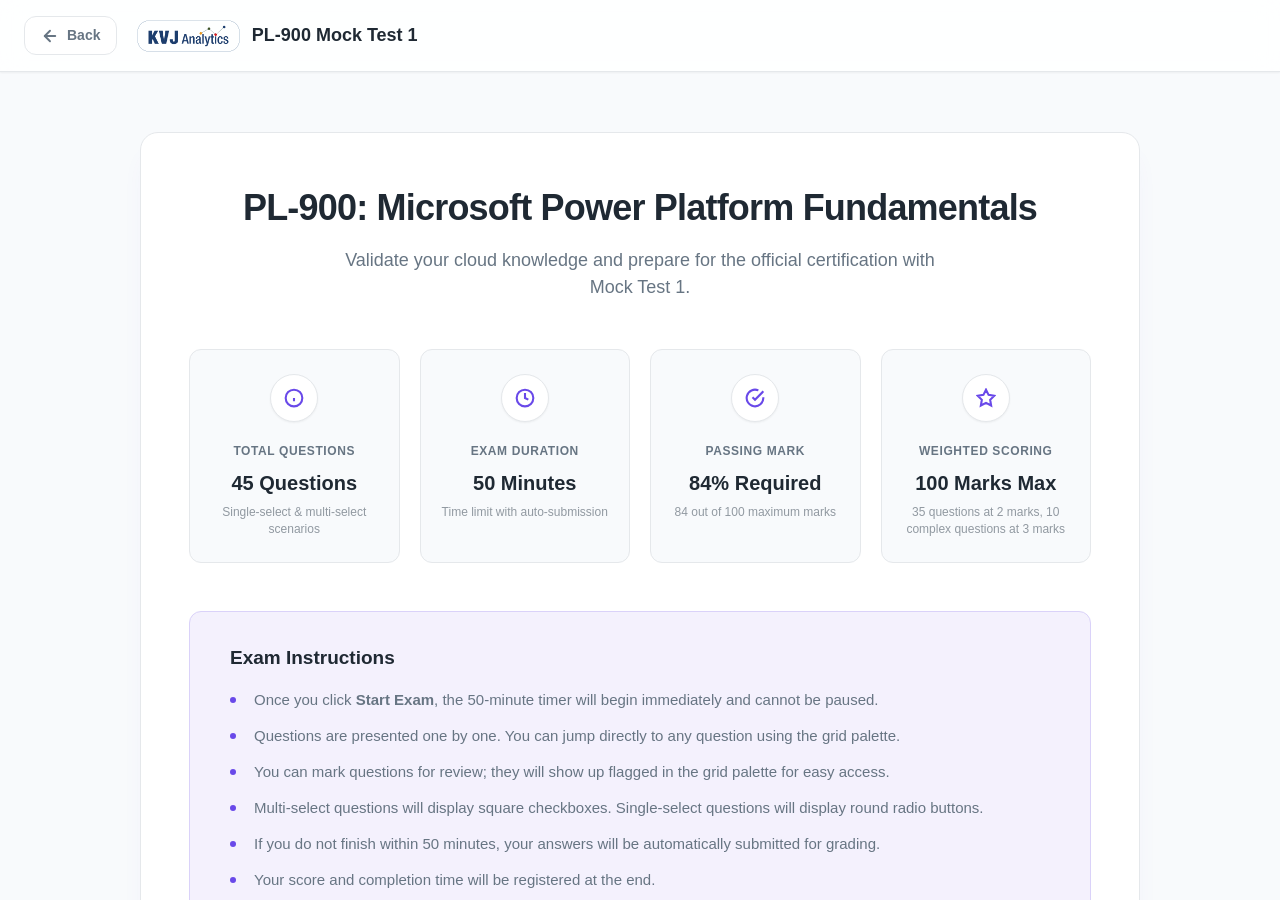
<file: PL 900 Mock 1/index.html>
<!DOCTYPE html>
<html lang="en">
<head>
<meta charset="UTF-8">
<meta name="viewport" content="width=device-width, initial-scale=1.0">
<title>PL-900 Mock-1 — KVJ Analytics</title>
<style>
/* ==========================================================================
   PL-900 Mock Test 1 Premium Theme (Aligned with Mock Test 2)
   ========================================================================== */
:root {
  /* Color Palette - HSL Tailored Colors */
  --primary: hsl(252, 78%, 60%);        /* Modern Royal Purple */
  --primary-hover: hsl(252, 78%, 52%);
  --primary-light: hsl(252, 78%, 97%);
  
  --secondary: hsl(199, 89%, 48%);      /* Electric Sky Blue */
  --secondary-hover: hsl(199, 89%, 40%);
  --secondary-light: hsl(199, 89%, 97%);

  --accent: hsl(36, 100%, 50%);         /* Warning Gold for Mark for Review */
  --accent-light: hsl(36, 100%, 96%);

  --success: hsl(142, 76%, 36%);        /* Emerald Green for Pass/Correct */
  --success-light: hsl(142, 76%, 96%);

  --danger: hsl(354, 76%, 48%);         /* Crimson Red for Fail/Incorrect */
  --danger-light: hsl(354, 76%, 96%);

  --neutral-bg: hsl(210, 40%, 98%);     /* Soft Cool Grey for Page Background */
  --neutral-card: hsl(0, 0%, 100%);     /* Pure White Card Background */
  --neutral-border: hsl(210, 14%, 91%); /* Thin grey dividers */
  
  /* Text Colors */
  --text-main: hsl(210, 24%, 16%);      /* Deep Slate for Primary Text */
  --text-muted: hsl(210, 12%, 46%);     /* Medium Slate for Secondary/Muted Text */
  --text-light: hsl(210, 8%, 60%);

  /* Shadow Systems */
  --shadow-sm: 0 1px 2px 0 rgba(0, 0, 0, 0.05);
  --shadow-md: 0 4px 6px -1px rgba(0, 0, 0, 0.05), 0 2px 4px -1px rgba(0, 0, 0, 0.03);
  --shadow-lg: 0 10px 15px -3px rgba(0, 0, 0, 0.05), 0 4px 6px -2px rgba(0, 0, 0, 0.03);
  --shadow-premium: 0 20px 25px -5px rgba(127, 90, 240, 0.06), 0 10px 10px -5px rgba(0, 0, 0, 0.02);

  /* Borders and Border Radii */
  --radius-sm: 6px;
  --radius-md: 12px;
  --radius-lg: 18px;
  --radius-round: 50%;
  
  /* Animations */
  --transition-fast: 0.15s ease;
  --transition-normal: 0.25s cubic-bezier(0.4, 0, 0.2, 1);
  --transition-slow: 0.4s cubic-bezier(0.4, 0, 0.2, 1);

  /* Legacy compatibility overrides */
  --bg: var(--neutral-bg);
  --card-bg: var(--neutral-card);
  --text: var(--text-main);
  --border: var(--neutral-border);
}

*{box-sizing:border-box;margin:0;padding:0;}

html,body{
  height:100%;
  font-family: 'Inter', -apple-system, BlinkMacSystemFont, "Segoe UI", Roboto, sans-serif;
  background:var(--bg);
  color:var(--text);
  line-height: 1.5;
  -webkit-font-smoothing: antialiased;
  -moz-osx-font-smoothing: grayscale;
}

.app{display:flex;flex-direction:column;height:100vh;overflow:hidden;}

/* BACK BUTTON */
.back-button {
  display: inline-flex;
  align-items: center;
  gap: 8px;
  text-decoration: none;
  color: var(--text-muted);
  font-weight: 600;
  font-size: 14px;
  padding: 8px 16px;
  border-radius: var(--radius-md);
  border: 1px solid var(--neutral-border);
  background-color: var(--neutral-card);
  transition: all var(--transition-fast);
  margin-right: 20px;
  cursor: pointer;
}

.back-button:hover {
  color: var(--primary);
  border-color: hsl(252, 78%, 90%);
  background-color: var(--primary-light);
  transform: translateX(-2px);
}

/* TOPBAR */
.topbar {
  display: flex;
  align-items: center;
  justify-content: space-between;
  padding: 0 24px;
  height: 72px;
  background-color: rgba(255, 255, 255, 0.85);
  backdrop-filter: blur(12px);
  -webkit-backdrop-filter: blur(12px);
  border-bottom: 1px solid var(--neutral-border);
  flex-shrink: 0;
  box-shadow: var(--shadow-sm);
  position: sticky;
  top: 0;
  z-index: 100;
}

.logo-area {
  display: flex;
  align-items: center;
  gap: 12px;
  font-weight: 700;
  font-size: 18px;
  color: var(--text-main);
}
.logo-area img {
  height: 32px;
}

.top-right {
  display: flex;
  align-items: center;
  gap: 16px;
}

.timer-box {
  display: flex;
  align-items: center;
  gap: 8px;
  background-color: var(--neutral-bg);
  border: 1px solid var(--neutral-border);
  padding: 8px 16px;
  border-radius: var(--radius-md);
  font-weight: 700;
  font-size: 15px;
  color: var(--text-main);
  transition: all var(--transition-fast);
}

.timer-box.warning {
  background-color: var(--danger-light);
  border-color: hsl(354, 76%, 85%);
  color: var(--danger);
  animation: pulse 1s infinite alternate;
}

@keyframes pulse {
  0% { transform: scale(1); }
  100% { transform: scale(1.03); }
}

/* BODY */
.body-wrap {
  display: flex;
  flex: 1;
  overflow: hidden;
  padding: 32px;
  gap: 32px;
  background-color: var(--neutral-bg);
}

/* SIDEBAR / NAVIGATOR */
.sidebar-wrapper {
  width: 320px;
  min-width: 320px;
  display: flex;
  flex-direction: column;
  gap: 16px;
}

.nav-card {
  background: var(--neutral-card);
  border-radius: var(--radius-lg);
  border: 1px solid var(--neutral-border);
  box-shadow: var(--shadow-premium);
  display: flex;
  flex-direction: column;
  overflow: hidden;
}

.nav-header {
  padding: 24px;
  border-bottom: 1px solid var(--neutral-border);
  display: flex;
  justify-content: space-between;
  align-items: baseline;
}

.nav-title {
  font-size: 16px;
  font-weight: 700;
  color: var(--text-main);
}

.nav-status {
  font-size: 13px;
  color: var(--text-muted);
  font-weight: 600;
}

.nav-body {
  padding: 24px;
  max-height: 400px;
  overflow-y: auto;
}

.q-grid {
  display: grid;
  grid-template-columns: repeat(5, 1fr);
  gap: 10px;
}

.q-btn {
  width: 100%;
  aspect-ratio: 1;
  border-radius: var(--radius-md);
  border: 1px solid var(--neutral-border);
  background: var(--neutral-card);
  font-size: 14px;
  font-weight: 600;
  cursor: pointer;
  color: var(--text-main);
  transition: all var(--transition-fast);
  display: flex;
  align-items: center;
  justify-content: center;
}

.q-btn:hover {
  background: var(--primary-light);
  border-color: hsl(252, 78%, 80%);
  color: var(--primary);
}

.q-btn.active {
  border: 2px solid var(--primary);
  color: var(--primary);
  background: var(--primary-light);
}

.q-btn.answered {
  background: var(--primary);
  border-color: var(--primary);
  color: #fff;
}

.q-btn.answered:hover {
  background: var(--primary-hover);
  border-color: var(--primary-hover);
}

.q-btn.review {
  background: var(--accent);
  border-color: var(--accent);
  color: #fff;
}

.q-btn.review:hover {
  background: hsl(36, 100%, 42%);
  border-color: hsl(36, 100%, 42%);
}

.q-btn.wrong {
  background: var(--danger);
  border-color: var(--danger);
  color: #fff;
}

.nav-footer {
  padding: 20px 24px;
  border-top: 1px solid var(--neutral-border);
  background: hsl(210, 40%, 99%);
}

.legend {
  display: grid;
  grid-template-columns: 1fr 1fr;
  gap: 12px;
  font-size: 12px;
  font-weight: 600;
  color: var(--text-muted);
}

.leg-item {
  display: flex;
  align-items: center;
  gap: 8px;
}

.leg-box {
  width: 14px;
  height: 14px;
  border-radius: 4px;
  border: 1px solid var(--neutral-border);
}

.leg-box.active {
  border: 2px solid var(--primary);
}

.leg-box.answered {
  background: var(--primary);
  border: none;
}

.leg-box.review {
  background: var(--accent);
  border: none;
}

/* CONTENT / QUESTION CARD */
.content {
  flex: 1;
  display: flex;
  flex-direction: column;
  overflow: hidden;
}

.q-card {
  background: var(--neutral-card);
  border-radius: var(--radius-lg);
  border: 1px solid var(--neutral-border);
  box-shadow: var(--shadow-premium);
  display: flex;
  flex-direction: column;
  max-width: 1000px;
  width: 100%;
  margin: 0 auto;
}

.q-card-top {
  padding: 28px 40px;
  border-bottom: 1px solid var(--neutral-border);
}

.breadcrumb-row {
  display: flex;
  justify-content: space-between;
  align-items: center;
  margin-bottom: 16px;
}

.bc-text {
  font-size: 14px;
  color: var(--text-muted);
  font-weight: 600;
}

.progress-container {
  height: 8px;
  background: var(--neutral-bg);
  border-radius: 10px;
  overflow: hidden;
}

.progress-bar {
  height: 100%;
  background: var(--primary);
  transition: width var(--transition-normal);
}

.q-card-body {
  padding: 40px;
  flex: 1;
  overflow-y: auto;
}

.q-text {
  font-size: 19px;
  font-weight: 700;
  color: var(--text-main);
  line-height: 1.5;
  margin-bottom: 28px;
}

/* OPTIONS */
.options {
  display: flex;
  flex-direction: column;
  gap: 14px;
}

.opt {
  display: flex;
  align-items: center;
  gap: 16px;
  border: 1px solid var(--neutral-border);
  border-radius: var(--radius-md);
  padding: 16px 20px;
  cursor: pointer;
  transition: all var(--transition-fast);
  background-color: var(--neutral-card);
}

.opt:hover {
  background-color: var(--primary-light);
  border-color: hsl(252, 78%, 80%);
}

.opt.selected {
  border: 2px solid var(--primary);
  background-color: var(--primary-light);
}

.opt.correct {
  border: 2px solid var(--success);
  background-color: var(--success-light);
}

.opt.incorrect {
  border: 2px solid var(--danger);
  background-color: var(--danger-light);
}

.radio-circle {
  width: 22px;
  height: 22px;
  border-radius: 50%;
  border: 2px solid hsl(210, 14%, 80%);
  display: flex;
  align-items: center;
  justify-content: center;
  flex-shrink: 0;
  transition: all var(--transition-fast);
}

.opt.selected .radio-circle {
  border-color: var(--primary);
}

.opt.selected .radio-circle::after {
  content: '';
  width: 10px;
  height: 10px;
  background: var(--primary);
  border-radius: 50%;
}

.opt-label {
  font-weight: 700;
  color: var(--text-muted);
  font-size: 16px;
  width: 24px;
}

.opt-content {
  font-size: 16px;
  color: var(--text-main);
  font-weight: 500;
}

/* CARD FOOTER */
.card-footer {
  padding: 24px 40px;
  border-top: 1px solid var(--neutral-border);
  display: flex;
  justify-content: space-between;
  align-items: center;
  background-color: rgba(255, 255, 255, 0.5);
}

.nav-btns {
  display: flex;
  gap: 12px;
}

.btn {
  padding: 10px 24px;
  border-radius: var(--radius-md);
  font-size: 14px;
  font-weight: 600;
  cursor: pointer;
  transition: all var(--transition-fast);
  display: inline-flex;
  align-items: center;
  gap: 8px;
  border: 1px solid var(--neutral-border);
  background: var(--neutral-card);
  color: var(--text-main);
}

.btn:hover:not(:disabled) {
  background: var(--primary-light);
  border-color: hsl(252, 78%, 80%);
  color: var(--primary);
}

.btn-primary {
  background: var(--primary);
  color: #fff;
  border: none;
}

.btn-primary:hover:not(:disabled) {
  background: var(--primary-hover);
  color: #fff;
}

.btn-danger {
  background: var(--danger);
  color: #fff;
  border: none;
}

.btn-danger:hover {
  background: hsl(354, 76%, 40%);
}

.btn:disabled {
  opacity: 0.5;
  cursor: not-allowed;
}

/* YES/NO */
.yn-wrap {
  display: flex;
  gap: 16px;
}

.yn-btn {
  flex: 1;
  padding: 14px;
  border-radius: var(--radius-md);
  border: 1.5px solid var(--neutral-border);
  background: var(--neutral-card);
  font-size: 15px;
  font-weight: 600;
  cursor: pointer;
  transition: all var(--transition-fast);
  color: var(--text-main);
}

.yn-btn:hover {
  border-color: hsl(252, 78%, 80%);
  background: var(--primary-light);
}

.yn-btn.selected {
  border-color: var(--primary);
  background: var(--primary-light);
  color: var(--primary);
}

.yn-btn.correct {
  border-color: var(--success);
  background: var(--success-light);
  color: var(--success);
}

.yn-btn.incorrect {
  border-color: var(--danger);
  background: var(--danger-light);
  color: var(--danger);
}

/* DROPDOWN */
.dropdown-wrap select {
  width: 100%;
  padding: 12px 16px;
  border-radius: var(--radius-md);
  border: 1.5px solid var(--neutral-border);
  font-size: 15px;
  color: var(--text-main);
  background: var(--neutral-card);
  cursor: pointer;
  outline: none;
  transition: all var(--transition-fast);
}

.dropdown-wrap select:focus {
  border-color: var(--primary);
}

/* DRAG DROP */
.drag-drop {
  margin-top: 10px;
}

.dd-row {
  display: flex;
  align-items: center;
  gap: 16px;
  margin-bottom: 16px;
}

.dd-label {
  width: 240px;
  font-size: 15px;
  color: var(--text-main);
  font-weight: 700;
  flex-shrink: 0;
}

.dd-target {
  flex: 1;
  min-height: 48px;
  border: 2px dashed var(--neutral-border);
  border-radius: var(--radius-md);
  padding: 8px 16px;
  font-size: 15px;
  color: var(--text-muted);
  background: var(--neutral-bg);
  display: flex;
  align-items: center;
  transition: all var(--transition-fast);
}

.dd-target.has-item {
  border-style: solid;
  border-color: var(--primary);
  background: var(--primary-light);
  color: var(--primary);
  font-weight: 600;
}

.dd-target.correct-item {
  border-style: solid;
  border-color: var(--success);
  background: var(--success-light);
  color: var(--success);
}

.dd-target.incorrect-item {
  border-style: solid;
  border-color: var(--danger);
  background: var(--danger-light);
  color: var(--danger);
}

.dd-options {
  display: flex;
  flex-wrap: wrap;
  gap: 12px;
  margin-top: 24px;
  padding: 24px;
  background: var(--neutral-bg);
  border-radius: var(--radius-lg);
  border: 1px solid var(--neutral-border);
}

.dd-chip {
  padding: 10px 20px;
  border-radius: 24px;
  background: var(--neutral-card);
  border: 1.5px solid var(--neutral-border);
  color: var(--text-main);
  font-size: 14px;
  cursor: grab;
  user-select: none;
  font-weight: 600;
  display: flex;
  align-items: center;
  transition: all var(--transition-fast);
  box-shadow: var(--shadow-sm);
}

.dd-chip.used {
  opacity: 0.35;
  cursor: not-allowed;
  background: hsl(210, 14%, 93%);
  border-color: var(--neutral-border);
  box-shadow: none;
}

.dd-chip:hover:not(.used) {
  border-color: var(--primary);
  color: var(--primary);
  background: var(--primary-light);
  transform: translateY(-1px);
  box-shadow: var(--shadow-md);
}

/* FEEDBACK */
.feedback {
  margin-top: 20px;
  padding: 16px 20px;
  border-radius: var(--radius-md);
  font-size: 14px;
  line-height: 1.6;
}

.feedback.correct {
  background: var(--success-light);
  border-left: 4px solid var(--success);
  color: var(--success);
}

.feedback.incorrect {
  background: var(--danger-light);
  border-left: 4px solid var(--danger);
  color: var(--danger);
}

/* OVERLAY/MODAL */
.overlay {
  position: fixed;
  inset: 0;
  background: rgba(15, 23, 42, 0.4);
  backdrop-filter: blur(4px);
  display: flex;
  align-items: center;
  justify-content: center;
  z-index: 200;
}

.modal {
  background: var(--neutral-card);
  border-radius: var(--radius-lg);
  padding: 32px;
  max-width: 520px;
  width: 92%;
  text-align: center;
  box-shadow: var(--shadow-premium);
  border: 1px solid var(--neutral-border);
}

.modal h2 {
  font-size: 22px;
  font-weight: 800;
  color: var(--text-main);
  margin-bottom: 8px;
}

.modal p {
  color: var(--text-muted);
  font-size: 14px;
  margin-bottom: 24px;
}

.summary-cards {
  display: flex;
  gap: 16px;
  justify-content: center;
  margin-bottom: 24px;
}

.sum-card {
  flex: 1;
  border-radius: var(--radius-md);
  padding: 16px 12px;
  text-align: center;
  border: 1px solid var(--neutral-border);
}

.sum-card .num {
  font-size: 28px;
  font-weight: 800;
}

.sum-card .lbl {
  font-size: 11px;
  font-weight: 700;
  letter-spacing: .07em;
  margin-top: 4px;
}

.sum-card.pending {
  background: var(--danger-light);
  border-color: hsl(354, 76%, 90%);
}
.sum-card.pending .num, .sum-card.pending .lbl {
  color: var(--danger);
}

.sum-card.review {
  background: var(--accent-light);
  border-color: hsl(36, 100%, 90%);
}
.sum-card.review .num, .sum-card.review .lbl {
  color: var(--accent);
}

.sum-card.answered {
  background: var(--success-light);
  border-color: hsl(142, 76%, 90%);
}
.sum-card.answered .num, .sum-card.answered .lbl {
  color: var(--success);
}

.modal-q-grid {
  display: flex;
  flex-wrap: wrap;
  gap: 6px;
  justify-content: center;
  margin-bottom: 28px;
  max-height: 180px;
  overflow-y: auto;
  padding: 4px;
}

.modal-q-btn {
  width: 42px;
  height: 42px;
  border-radius: var(--radius-sm);
  border: 1px solid var(--neutral-border);
  background: var(--neutral-card);
  font-size: 13px;
  font-weight: 600;
  cursor: pointer;
  color: var(--text-main);
  transition: all var(--transition-fast);
}

.modal-q-btn.answered {
  background: var(--success-light);
  border-color: hsl(142, 76%, 80%);
  color: var(--success);
}

.modal-q-btn.review {
  background: var(--accent-light);
  border-color: hsl(36, 100%, 80%);
  color: var(--accent);
}

.modal-btns {
  display: flex;
  gap: 12px;
  justify-content: center;
}

/* DRAG-BLANK QUESTIONS */
.blank-row {
  display: flex;
  align-items: center;
  flex-wrap: wrap;
  gap: 10px;
  font-size: 19px;
  font-weight: 700;
  line-height: 1.6;
  color: var(--text-main);
  margin-bottom: 32px;
}

.blank-target {
  display: inline-flex;
  align-items: center;
  justify-content: center;
  min-width: 140px;
  height: 44px;
  border: 2px dashed var(--primary);
  border-radius: var(--radius-md);
  background: var(--primary-light);
  padding: 0 16px;
  font-size: 15px;
  color: var(--primary);
  cursor: pointer;
  transition: all var(--transition-fast);
}

.blank-target.filled {
  border-style: solid;
  background: var(--primary);
  color: #fff;
}

.blank-target:hover {
  background: hsl(252, 78%, 93%);
}

.chip-pool {
  display: flex;
  flex-wrap: wrap;
  gap: 12px;
  margin-top: 24px;
  padding: 24px;
  background: var(--neutral-bg);
  border-radius: var(--radius-lg);
  border: 1px solid var(--neutral-border);
}

.drop-chip {
  padding: 10px 20px;
  background: var(--neutral-card);
  border: 1.5px solid var(--neutral-border);
  border-radius: 24px;
  font-size: 14px;
  font-weight: 600;
  color: var(--text-main);
  cursor: grab;
  transition: all var(--transition-fast);
  user-select: none;
  display: flex;
  align-items: center;
  gap: 8px;
  box-shadow: var(--shadow-sm);
}

.drop-chip:hover {
  border-color: var(--primary);
  color: var(--primary);
  background: var(--primary-light);
  transform: translateY(-1px);
  box-shadow: var(--shadow-md);
}

.drop-chip.used {
  opacity: 0.4;
  cursor: not-allowed;
  background: hsl(210, 14%, 93%);
  border-color: var(--neutral-border);
  box-shadow: none;
}

/* REPORT PAGE */
.report-wrap {
  flex: 1;
  overflow-y: auto;
  padding: 40px;
  display: flex;
  flex-direction: column;
  align-items: center;
  background: var(--neutral-bg);
}

.summary-card {
  background: var(--neutral-card);
  border-radius: var(--radius-lg);
  border: 1px solid var(--neutral-border);
  box-shadow: var(--shadow-premium);
  padding: 40px;
  width: 100%;
  max-width: 800px;
  text-align: center;
  margin-bottom: 32px;
}

.sum-title {
  font-size: 28px;
  font-weight: 800;
  color: var(--text-main);
  margin-bottom: 16px;
}

.status-pill {
  display: inline-block;
  padding: 8px 24px;
  border-radius: 24px;
  font-weight: 700;
  font-size: 14px;
  letter-spacing: 0.05em;
  color: #fff;
  margin-bottom: 24px;
  text-transform: uppercase;
}

.status-pill.failed {
  background: var(--danger);
  box-shadow: 0 4px 10px rgba(239, 68, 68, 0.2);
}

.status-pill.passed {
  background: var(--success);
  box-shadow: 0 4px 10px rgba(16, 185, 129, 0.2);
}

.gauge-wrap {
  position: relative;
  width: 140px;
  height: 140px;
  margin: 0 auto 20px;
}

.gauge-svg {
  transform: rotate(-90deg);
}

.gauge-bg {
  fill: none;
  stroke: var(--neutral-bg);
  stroke-width: 8;
}

.gauge-fill {
  fill: none;
  stroke: var(--primary);
  stroke-width: 8;
  stroke-linecap: round;
  transition: stroke-dasharray var(--transition-slow);
}

.rev-item {
  background: var(--neutral-card);
  border-radius: var(--radius-lg);
  border: 1px solid var(--neutral-border);
  padding: 32px;
  margin-bottom: 24px;
  position: relative;
  box-shadow: var(--shadow-premium);
}

.rev-h {
  display: flex;
  justify-content: space-between;
  align-items: center;
  margin-bottom: 16px;
  border-bottom: 1px solid var(--neutral-border);
  padding-bottom: 16px;
}

.rev-meta {
  font-size: 13px;
  font-weight: 700;
  color: var(--text-muted);
}

.rev-status {
  padding: 6px 16px;
  border-radius: var(--radius-sm);
  font-size: 12px;
  font-weight: 700;
  text-transform: uppercase;
}

.rev-status.correct {
  background: var(--success-light);
  color: var(--success);
}

.rev-status.wrong {
  background: var(--danger-light);
  color: var(--danger);
}

.rev-status.un {
  background: var(--neutral-bg);
  color: var(--text-muted);
}

.rev-q {
  font-size: 16px;
  font-weight: 700;
  color: var(--text-main);
  margin-bottom: 20px;
}

.rev-opt {
  padding: 14px 20px;
  border-radius: var(--radius-md);
  border: 1px solid var(--neutral-border);
  font-size: 15px;
  font-weight: 500;
  margin-bottom: 10px;
  background: var(--neutral-card);
  display: flex;
  align-items: center;
  justify-content: space-between;
}

.rev-opt.c {
  background: var(--success-light);
  border-color: hsl(142, 76%, 85%);
  color: var(--success);
  font-weight: 700;
}

.rev-opt.w {
  background: var(--danger-light);
  border-color: hsl(354, 76%, 85%);
  color: var(--danger);
}

.rev-exp {
  background: var(--neutral-bg);
  border-radius: var(--radius-md);
  padding: 24px;
  margin-top: 24px;
  border: 1px solid var(--neutral-border);
}

.rev-exp b {
  display: block;
  margin-bottom: 8px;
  font-size: 15px;
  color: var(--text-main);
  font-weight: 800;
}

.rev-exp p {
  font-size: 15px;
  color: var(--text-muted);
  line-height: 1.6;
}

/* LANDING PAGE */
.welcome-wrap {
  flex: 1;
  overflow-y: auto;
  padding: 60px 40px;
  display: flex;
  flex-direction: column;
  align-items: center;
  background-color: var(--neutral-bg);
}

.welcome-card {
  max-width: 1000px;
  width: 100%;
  text-align: center;
  background: var(--neutral-card);
  border-radius: var(--radius-lg);
  border: 1px solid var(--neutral-border);
  box-shadow: var(--shadow-premium);
  padding: 48px;
}

.w-title {
  font-size: 36px;
  font-weight: 800;
  color: var(--text-main);
  margin-bottom: 12px;
  letter-spacing: -0.8px;
}

.w-sub {
  font-size: 18px;
  color: var(--text-muted);
  max-width: 600px;
  margin: 0 auto 48px;
  line-height: 1.5;
}

.info-grid {
  display: grid;
  grid-template-columns: repeat(auto-fit, minmax(200px, 1fr));
  gap: 20px;
  margin-bottom: 48px;
}

.info-card {
  background-color: var(--neutral-bg);
  border: 1px solid var(--neutral-border);
  border-radius: var(--radius-md);
  padding: 24px 20px;
  text-align: center;
  transition: transform var(--transition-fast), box-shadow var(--transition-fast);
}

.info-card:hover {
  transform: translateY(-4px);
  box-shadow: var(--shadow-md);
  border-color: hsl(252, 78%, 90%);
}

.info-icon {
  width: 48px;
  height: 48px;
  border-radius: var(--radius-round);
  background-color: var(--neutral-card);
  display: flex;
  align-items: center;
  justify-content: center;
  margin: 0 auto 20px;
  color: var(--primary);
  box-shadow: var(--shadow-sm);
  border: 1px solid var(--neutral-border);
}

.info-lbl {
  font-size: 12px;
  font-weight: 700;
  color: var(--text-muted);
  text-transform: uppercase;
  margin-bottom: 8px;
  letter-spacing: 0.05em;
}

.info-val {
  font-size: 20px;
  font-weight: 800;
  color: var(--text-main);
  margin-bottom: 6px;
}

.info-desc {
  font-size: 12px;
  color: var(--text-light);
  font-weight: 500;
  line-height: 1.4;
}

.instr-box {
  background: var(--primary-light);
  border-radius: var(--radius-md);
  padding: 32px 40px;
  text-align: left;
  border: 1px solid hsl(252, 78%, 90%);
  margin-bottom: 40px;
}

.instr-title {
  font-size: 19px;
  font-weight: 800;
  color: var(--text-main);
  margin-bottom: 16px;
}

.instr-list {
  list-style: none;
  padding: 0;
}

.instr-item {
  position: relative;
  padding-left: 24px;
  margin-bottom: 12px;
  font-size: 15px;
  color: var(--text-muted);
  line-height: 1.6;
  font-weight: 500;
}

.instr-item::before {
  content: '';
  position: absolute;
  left: 0;
  top: 9px;
  width: 6px;
  height: 6px;
  background: var(--primary);
  border-radius: 50%;
}

.btn-start {
  padding: 16px 48px;
  font-size: 16px;
  font-weight: 700;
  background: var(--primary);
  color: #fff;
  border: none;
  border-radius: 40px;
  cursor: pointer;
  transition: all var(--transition-fast);
  box-shadow: 0 10px 15px -3px rgba(127, 90, 240, 0.3);
}

.btn-start:hover {
  background: var(--primary-hover);
  transform: translateY(-2px);
  box-shadow: 0 20px 25px -5px rgba(127, 90, 240, 0.4);
}
</style>
</head>
<body>
<div class="app" id="app"></div>
<script>
// Marks: 1-mark questions (MCQ/YN/DD/Drag) and 3-mark questions (multi-select)
// We have 45 questions total. Multi-select questions: Q4,Q5,Q15,Q27 = 4 questions * 3 = 12
// Single mark questions: 41 * 1 = 41. But we need 100 total.
// So: we need 100 - 41 = 59 from 3-mark questions => ~20 questions at 3 marks
// Let's mark all multi-select AND some MCQs as 3-mark to reach 100.
// Current multi (4 q * 3 = 12) + single (41 * 1 = 41) = 53. Need 47 more → convert 23-24 more MCQs to 2-mark
// Simpler: 45 questions, some worth 2 marks, some worth 1 = 100
// 45*1=45, need 55 more. So 55 questions get +1 bonus? No. 
// Best: 10 questions worth 3 marks + 35 questions worth 2 marks = 30+70=100. Clean!
// OR: 20 questions worth 3 marks (60) + 25 questions worth 2 marks (50) = 110. No.
// OR: 10 @ 3marks (30) + 35 @ 2marks (70) = 100. Yes!
// We'll mark multi-select and drag-drop as 3-mark (6 questions: Q4,Q5,Q10,Q15,Q27,Q32 = 18), rest 1-mark (39*1=39) = 57. Not 100.
// Clean solution: All questions 2 marks = 90, add 10 bonus questions 3-mark = too complex.
// FINAL: Give each question a `marks` property. Total = 100.
// 45 questions. 10 questions @ 3 marks = 30. 35 questions @ 2 marks = 70. Total = 100.
// 3-mark questions: multi-select + drag-drop (Q4,Q5,Q10,Q15,Q27,Q32 = 6 questions) + 4 more scenario-based
// 2-mark questions: remaining 39 questions. But 6*3 + 39*2 = 18+78 = 96. Need 4 more.
// Make 4 scenario questions 3-mark too: Q6,Q16,Q21,Q28 = 4 more.
// 10*3 + 35*2 = 30+70 = 100. Perfect!

const THREE_MARK_IDS = [4,5,6,10,15,16,21,27,28,32];

const QUESTIONS=[
{id:1,type:'mcq',text:'Which Power Platform component is used to build low-code business applications?',options:['Power BI','Power Automate','Power Apps','Dataverse'],correct:2,explanation:'Power Apps allows users to build low-code business applications for web and mobile.'},
{id:2,type:'mcq',text:'Which service is used to automate approval workflows?',options:['Power BI','Power Apps','Power Automate','AI Builder'],correct:2,explanation:'Power Automate is designed to automate workflows including approvals and notifications.'},
{id:3,type:'mcq',text:'Which Power Platform component is primarily used for data visualization?',options:['Dataverse','Power Apps','Power BI','Power Automate'],correct:2,explanation:'Power BI is used for creating reports, dashboards, and data visualizations.'},
{id:4,type:'multi',text:'Which services are part of Microsoft Power Platform?',options:['Power Apps','Power BI','Power Automate','Azure Virtual Machines'],correct:[0,1,2],explanation:'Power Apps, Power BI, and Power Automate are Power Platform services. Azure Virtual Machines is not.'},
{id:5,type:'multi',text:'Which capabilities are provided by Dataverse?',options:['Tables','Relationships','Role-based security','Screen layouts'],correct:[0,1,2],explanation:'Dataverse provides structured tables, relationships, and security. Screen layouts belong to apps.'},
{id:6,type:'mcq',text:'A company wants to build a mobile app for employees to submit expense claims. The data must be stored securely and accessed by multiple users. What should be used?',options:['Excel + Power BI','Power Apps + Dataverse','Power BI only','Power Automate only'],correct:1,explanation:'Power Apps builds the app and Dataverse securely stores multi-user data.'},
{id:7,type:'mcq',text:'A user wants to receive an email automatically when a file is created in SharePoint. What should be used?',options:['Power Apps','Power BI','Power Automate','AI Builder'],correct:2,explanation:'Power Automate can trigger actions when SharePoint events occur.'},
{id:8,type:'yesno',text:'Sharing a Power App with a user automatically grants access to the underlying data source.',correct:'No',explanation:'App sharing does not give data permissions. Data access is managed separately.'},
{id:9,type:'yesno',text:'A model-driven app can be created without Dataverse.',correct:'No',explanation:'Model-driven apps always require Dataverse.'},
{id:10,type:'drag',text:'Match each requirement to the correct Power Platform component.',items:['Build a mobile app','Automate approvals','Create dashboards'],options:['Power BI','Power Apps','Power Automate'],correct:['Power Apps','Power Automate','Power BI'],explanation:'Each Power Platform tool serves a distinct purpose.'},
{id:11,type:'drag-blank',text:'To automate a business approval process, you should use ___.', options:['Power Apps','Power Automate','Power BI'],correct:'Power Automate',explanation:'Approval workflows are handled by Power Automate.'},
{id:12,type:'mcq',text:'Which flow type runs automatically when an event occurs?',options:['Instant cloud flow','Scheduled cloud flow','Automated cloud flow','Desktop flow'],correct:2,explanation:'Automated flows start when an event occurs.'},
{id:13,type:'mcq',text:'Which flow type is manually triggered by a user?',options:['Automated','Instant','Scheduled','Event-based'],correct:1,explanation:'Instant flows are manually triggered.'},
{id:14,type:'mcq',text:'Which flow type runs every day at a fixed time?',options:['Automated','Instant','Scheduled','Approval'],correct:2,explanation:'Scheduled flows run on a time-based schedule.'},
{id:15,type:'multi',text:'Which services can AI Builder integrate with?',options:['Power Apps','Power Automate','Power BI Desktop','Dataverse'],correct:[0,1,3],explanation:'AI Builder integrates with Power Apps, Power Automate, and Dataverse.'},
{id:16,type:'mcq',text:'A company wants to extract invoice number and total amount from scanned invoices automatically. What should be used?',options:['Power Apps','Power BI','AI Builder – Form Processing','Dataverse'],correct:2,explanation:'AI Builder Form Processing extracts structured data from documents.'},
{id:17,type:'mcq',text:'Which feature is used to prevent business data from being sent to personal email accounts?',options:['Security roles','DLP policies','Business rules','AI Builder'],correct:1,explanation:'DLP policies control how data is shared between connectors.'},
{id:18,type:'mcq',text:'Which rule is enforced by Data Loss Prevention (DLP) policies?',options:['All connectors can be used together','Business and non-business connectors cannot be used together','Only premium connectors are blocked','AI Builder must be disabled'],correct:1,explanation:'DLP prevents mixing business and non-business connectors.'},
{id:19,type:'mcq',text:'Which Power Platform feature separates development and production environments?',options:['Dashboards','Environments','Connectors','Security roles'],correct:1,explanation:'Environments separate resources and data.'},
{id:20,type:'mcq',text:'Which Power Platform component stores relational business data?',options:['Excel','SharePoint','Dataverse','Power BI'],correct:2,explanation:'Dataverse stores secure relational business data.'},
{id:21,type:'mcq',text:'A manager wants to receive alerts when sales fall below a target shown in a report. What should be used?',options:['Power Apps','Power BI only','Power BI + Power Automate','AI Builder'],correct:2,explanation:'Power BI monitors data and Power Automate sends alerts.'},
{id:22,type:'yesno',text:'Power BI dashboards can contain multiple pages.',correct:'False',explanation:'Dashboards are single-page visuals. Reports have multiple pages.'},
{id:23,type:'yesno',text:'Dataverse is a premium data source.',correct:'True',explanation:'Dataverse requires premium licensing.'},
{id:24,type:'mcq',text:'Which Power Apps type requires Dataverse?',options:['Canvas app','SharePoint app','Model-driven app','Excel app'],correct:2,explanation:'Model-driven apps are built on Dataverse.'},
{id:25,type:'mcq',text:'Which language is used to write formulas in Power Apps?',options:['JavaScript','Python','Power Fx','SQL'],correct:2,explanation:'Power Fx is the formula language for Power Apps.'},
{id:26,type:'drag-blank',text:'To securely store relational business data for a Power App, you should use ___.',options:['Excel','SharePoint','Dataverse'],correct:'Dataverse',explanation:'Dataverse is designed for secure relational data.'},
{id:27,type:'multi',text:'Which actions can Power Automate perform?',options:['Send approval requests','Synchronize data','Create dashboards','Send notifications'],correct:[0,1,3],explanation:'Dashboards are created in Power BI, not Power Automate.'},
{id:28,type:'mcq',text:'A flow reads a receipt, extracts data, and sends it for approval. Which tools are involved?',options:['Power Apps + Power BI','Power Automate + AI Builder','Dataverse only','Power BI + AI Builder'],correct:1,explanation:'AI Builder extracts data and Power Automate manages the workflow.'},
{id:29,type:'yesno',text:'Can Power Automate flows be triggered from Power Apps?',correct:'Yes',explanation:'Power Apps can trigger flows.'},
{id:30,type:'mcq',text:'Which Power Platform component adds AI capabilities without coding?',options:['Power BI','Power Apps','AI Builder','Dataverse'],correct:2,explanation:'AI Builder provides AI without code.'},
{id:31,type:'mcq',text:'Which tool is best suited for creating KPI dashboards?',options:['Power Automate','Power Apps','Power BI','AI Builder'],correct:2,explanation:'Power BI is used for KPI dashboards.'},
{id:32,type:'drag',text:'Match the flow type to its trigger.',items:['Automated','Instant','Scheduled'],options:['Time-based','Manual','Event-based'],correct:['Event-based','Manual','Time-based'],explanation:'Flow types are defined by how they start.'},
{id:33,type:'mcq',text:'You need a data entry app, secure data storage, and analytics. What should you use?',options:['Power Apps + Excel + Power BI','Power Apps + Dataverse + Power BI','Power BI only','AI Builder only'],correct:1,explanation:'This combination covers app, data, and analytics.'},
{id:34,type:'yesno',text:'Business rules in Dataverse require writing code.',correct:'False',explanation:'Business rules are no-code.'},
{id:35,type:'mcq',text:'Which service is used to create automated workflows?',options:['Power BI','Power Apps','Power Automate','Dataverse'],correct:2,explanation:'Power Automate creates workflows.'},
{id:36,type:'mcq',text:'Which connector group is intended for enterprise business data?',options:['Non-business','Blocked','Business','Personal'],correct:2,explanation:'Business connectors handle enterprise data.'},
{id:37,type:'mcq',text:'An app is shared with a user, but the user cannot see any data. What is the most likely reason?',options:['App is not published','User does not have permission to the data source','DLP policy error','License expired'],correct:1,explanation:'Data permissions are separate from app sharing.'},
{id:38,type:'mcq',text:'Which Power Platform component is used for predictive analysis?',options:['Power BI','Power Automate','AI Builder','Dataverse'],correct:2,explanation:'AI Builder provides prediction models.'},
{id:39,type:'mcq',text:'Which Power BI item is created in the Power BI Service?',options:['Report','Dataset','Dashboard','Data model'],correct:2,explanation:'Dashboards are created in the Power BI Service.'},
{id:40,type:'mcq',text:'Which Power Platform component improves decision-making using AI models?',options:['Power BI','Power Apps','AI Builder','Power Automate'],correct:2,explanation:'AI Builder uses AI models to support decisions.'},
{id:41,type:'mcq',text:'PL-900 is best described as which type of certification?',options:['Advanced','Expert','Fundamentals','Developer'],correct:2,explanation:'PL-900 is a fundamentals-level certification.'},
{id:42,type:'mcq',text:'Which feature defines rules to protect data sharing across connectors?',options:['AI Builder','Power Apps','DLP policies','Power BI'],correct:2,explanation:'DLP policies define data-sharing rules.'},
{id:43,type:'mcq',text:'Which service uses triggers and actions to perform tasks?',options:['Power Apps','Power BI','Power Automate','Dataverse'],correct:2,explanation:'Power Automate workflows use triggers and actions.'},
{id:44,type:'mcq',text:'Which data source is best for secure, multi-user applications?',options:['Excel','SharePoint','Dataverse','OneDrive'],correct:2,explanation:'Dataverse is designed for secure multi-user scenarios.'},
{id:45,type:'mcq',text:'Which Power Platform component is responsible for creating dashboards?',options:['Power Apps','Power Automate','Power BI','AI Builder'],correct:2,explanation:'Power BI is used to create dashboards.'}
].map(q=>({...q, marks: THREE_MARK_IDS.includes(q.id)?3:2}));

const TOTAL_MARKS = QUESTIONS.reduce((s,q)=>s+q.marks,0); // should be 100

let state={
  screen:'welcome', // Start with welcome screen
  current:0,
  answers:{},
  marked:{},
  dragState:{},
  showModal:false,
  seconds:3000, // 50 minutes
  submitted:false
};

let timerInterval=null;

function startTimer(){
  timerInterval=setInterval(()=>{
    state.seconds=Math.max(0,state.seconds-1);
    renderTimer();
    if(state.seconds===0&&!state.submitted) submitQuiz();
  },1000);
}

function renderTimer(){
  const el=document.getElementById('timer-display');
  if(el){
    const m=Math.floor(state.seconds/60);
    const s=state.seconds%60;
    el.textContent=m+':'+(s<10?'0':'')+s;
    if(state.seconds<=300) el.parentElement&&(el.parentElement.className='timer warning');
  }
}

function isCorrect(q,ans){
  if(ans===undefined||ans===null) return false;
  if(q.type==='mcq') return ans===q.correct;
  if(q.type==='multi'){
    if(!Array.isArray(ans)||ans.length!==q.correct.length) return false;
    return q.correct.every(c=>ans.includes(c));
  }
  if(q.type==='yesno') return ans===q.correct;
  if(q.type==='dropdown') return ans===q.correct;
  if(q.type==='drag'){
    if(!Array.isArray(ans)||ans.length!==q.correct.length) return false;
    return ans.every((a,i)=>a===q.correct[i]);
  }
  if(q.type==='drag-blank') return ans===q.correct;
  return false;
}

function getScore(){
  return QUESTIONS.reduce((s,q)=>s+(isCorrect(q,state.answers[q.id])?q.marks:0),0);
}

function getAnsweredCount(){
  return QUESTIONS.filter(q=>{
    const a=state.answers[q.id];
    if(a===undefined||a===null) return false;
    if(Array.isArray(a)&&a.length===0) return false;
    return true;
  }).length;
}

function hasAnswer(q){
  const a=state.answers[q.id];
  if(a===undefined||a===null) return false;
  if(Array.isArray(a)&&a.length===0) return false;
  return true;
}

function renderTopbar(showTimer, title = "PL-900 Mock Test 1") {
  return '<div class="topbar">' +
    '<div style="display:flex;align-items:center;">' +
      '<a href="../index.html" class="back-button" aria-label="Back to Course">' +
        '<svg width="18" height="18" viewBox="0 0 24 24" fill="none" stroke="currentColor" stroke-width="2.5" stroke-linecap="round" stroke-linejoin="round">' +
          '<line x1="19" y1="12" x2="5" y2="12"></line>' +
          '<polyline points="12 19 5 12 12 5"></polyline>' +
        '</svg>' +
        '<span>Back</span>' +
      '</a>' +
      '<div class="logo-area"><img src="logo.png" alt="Logo"> ' + title + '</div>' +
    '</div>' +
    (showTimer ? 
      '<div class="top-right">' +
        '<div class="timer-box"><svg width="18" height="18" viewBox="0 0 24 24" fill="none" stroke="currentColor" stroke-width="2.5"><circle cx="12" cy="12" r="10"/><path d="M12 6v6l4 2"/></svg> <span id="timer-display">50:00</span></div>' +
      '</div>' : ''
    ) +
  '</div>';
}

function render(){
  const app=document.getElementById('app');
  if(state.screen==='welcome') return renderWelcome();
  if(state.screen==='report') return renderReport();

  const q=QUESTIONS[state.current];
  const answered=getAnsweredCount();
  const markedCount=Object.values(state.marked).filter(Boolean).length;
  const isLast=state.current===QUESTIONS.length-1;

  const progress=Math.round((state.current+1)/QUESTIONS.length*100);
  app.innerHTML=
    renderTopbar(true) +
    '<div class="body-wrap">'+
      '<div class="sidebar-wrapper">'+
        '<div class="nav-card">'+
          '<div class="nav-header">'+
            '<div class="nav-title">Question Navigator</div>'+
            '<div class="nav-status">'+answered+'/'+QUESTIONS.length+' Answered</div>'+
          '</div>'+
          '<div class="nav-body">'+
            '<div class="q-grid">'+
              QUESTIONS.map((qq,i)=>{
                let cls='q-btn';
                if(i===state.current) cls+=' active';
                if(state.submitted){
                  if(hasAnswer(qq)) cls+=isCorrect(qq,state.answers[qq.id])?' answered':' wrong';
                } else {
                  if(hasAnswer(qq)) cls+=' answered';
                  if(state.marked[qq.id]) cls+=' review';
                }
                return '<button class="'+cls+'" onclick="goTo('+i+')">'+(i+1)+'</button>';
              }).join('')+
            '</div>'+
          '</div>'+
          '<div class="nav-footer">'+
            '<div class="legend">'+
              '<div class="leg-item"><div class="leg-box active"></div> Current</div>'+
              '<div class="leg-item"><div class="leg-box answered"></div> Answered</div>'+
              '<div class="leg-item"><div class="leg-box review"></div> Review</div>'+
              '<div class="leg-item"><div class="leg-box"></div> Unanswered</div>'+
            '</div>'+
          '</div>'+
        '</div>'+
      '</div>'+
      '<div class="content">'+
        '<div class="q-card">'+
          '<div class="q-card-top">'+
            '<div class="breadcrumb-row">'+
              '<div class="bc-text">Question '+(state.current+1)+' of '+QUESTIONS.length+'</div>'+
            '</div>'+
            '<div class="progress-container"><div class="progress-bar" style="width:'+progress+'%"></div></div>'+
          '</div>'+
          '<div class="q-card-body">'+
            '<div class="q-text">Q'+(state.current+1)+'. '+(q.type==='drag-blank'?'':q.text)+'</div>'+
            renderQuestion(q)+
            (state.submitted?renderFeedback(q):'')+
          '</div>'+
          '<div class="card-footer">'+
            (!state.submitted?'<button class="btn'+(state.marked[q.id]?' marked':'')+'" onclick="toggleMark('+q.id+')"><svg width="16" height="16" viewBox="0 0 24 24" fill="none" stroke="currentColor" stroke-width="2.5"><path d="M4 15s1-1 4-1 5 2 8 2 4-1 4-1V3s-1 1-4 1-5-2-8-2-4 1-4 1v12zM4 22v-7"/></svg> Marked for Review</button>':'<div></div>')+
            '<div class="nav-btns">'+
              '<button class="btn" onclick="prevQ()" '+(state.current===0?'disabled':'')+'><svg width="16" height="16" viewBox="0 0 24 24" fill="none" stroke="currentColor" stroke-width="2.5"><path d="M19 12H5M12 19l-7-7 7-7"/></svg> Previous</button>'+
              (isLast && !state.submitted ? 
                '<button class="btn btn-danger" onclick="submitQuiz()">Submit Exam</button>' :
                '<button class="btn" onclick="nextQ()">Next <svg width="16" height="16" viewBox="0 0 24 24" fill="none" stroke="currentColor" stroke-width="2.5"><path d="M5 12h14M12 5l7 7-7 7"/></svg></button>'
              )+
            '</div>'+
          '</div>'+
        '</div>'+
      '</div>'+
    '</div>'+
    (state.showModal?renderModal(answered,markedCount):'');

  renderTimer();
  setupDrag();
}

function renderWelcome(){
  const app=document.getElementById('app');
  app.innerHTML=
    renderTopbar(false) +
    '<div class="welcome-wrap">'+
      '<div class="welcome-card">'+
        '<h1 class="w-title">PL-900: Microsoft Power Platform Fundamentals</h1>'+
        '<p class="w-sub">Validate your cloud knowledge and prepare for the official certification with Mock Test 1.</p>'+
        '<div class="info-grid">'+
          '<div class="info-card">'+
            '<div class="info-icon"><svg width="20" height="20" viewBox="0 0 24 24" fill="none" stroke="currentColor" stroke-width="2.5"><circle cx="12" cy="12" r="10"/><path d="M12 16v-4M12 8h.01"/></svg></div>'+
            '<div class="info-lbl">Total Questions</div>'+
            '<div class="info-val">45 Questions</div>'+
            '<div class="info-desc">Single-select & multi-select scenarios</div>'+
          '</div>'+
          '<div class="info-card">'+
            '<div class="info-icon"><svg width="20" height="20" viewBox="0 0 24 24" fill="none" stroke="currentColor" stroke-width="2.5"><circle cx="12" cy="12" r="10"/><path d="M12 6v6l4 2"/></svg></div>'+
            '<div class="info-lbl">Exam Duration</div>'+
            '<div class="info-val">50 Minutes</div>'+
            '<div class="info-desc">Time limit with auto-submission</div>'+
          '</div>'+
          '<div class="info-card">'+
            '<div class="info-icon"><svg width="20" height="20" viewBox="0 0 24 24" fill="none" stroke="currentColor" stroke-width="2.5"><path d="M22 11.08V12a10 10 0 1 1-5.93-9.14"/><path d="M22 4L12 14.01l-3-3"/></svg></div>'+
            '<div class="info-lbl">Passing Mark</div>'+
            '<div class="info-val">84% Required</div>'+
            '<div class="info-desc">84 out of 100 maximum marks</div>'+
          '</div>'+
          '<div class="info-card">'+
            '<div class="info-icon"><svg width="20" height="20" viewBox="0 0 24 24" fill="none" stroke="currentColor" stroke-width="2.5"><polygon points="12 2 15.09 8.26 22 9.27 17 14.14 18.18 21.02 12 17.77 5.82 21.02 7 14.14 2 9.27 8.91 8.26 12 2"/></svg></div>'+
            '<div class="info-lbl">Weighted Scoring</div>'+
            '<div class="info-val">100 Marks Max</div>'+
            '<div class="info-desc">35 questions at 2 marks, 10 complex questions at 3 marks</div>'+
          '</div>'+
        '</div>'+
        '<div class="instr-box">'+
          '<h2 class="instr-title">Exam Instructions</h2>'+
          '<ul class="instr-list">'+
            '<li class="instr-item">Once you click <b>Start Exam</b>, the 50-minute timer will begin immediately and cannot be paused.</li>'+
            '<li class="instr-item">Questions are presented one by one. You can jump directly to any question using the grid palette.</li>'+
            '<li class="instr-item">You can mark questions for review; they will show up flagged in the grid palette for easy access.</li>'+
            '<li class="instr-item">Multi-select questions will display square checkboxes. Single-select questions will display round radio buttons.</li>'+
            '<li class="instr-item">If you do not finish within 50 minutes, your answers will be automatically submitted for grading.</li>'+
            '<li class="instr-item">Your score and completion time will be registered at the end.</li>'+
          '</ul>'+
        '</div>'+
        '<button class="btn-start" onclick="startExam()">Start Exam</button>'+
      '</div>'+
    '</div>';
}

function startExam(){
  state.screen='quiz';
  state.seconds=3000;
  render();
  startTimer();
}

function renderReport(){
  const app=document.getElementById('app');
  const score=getScore();
  const pct=Math.round(score/TOTAL_MARKS*100);
  const timeTaken=3000-state.seconds;
  const mm=Math.floor(timeTaken/60);
  const ss=timeTaken%60;
  const timeStr=mm+' min(s) '+ss+' sec(s)';
  const passed=pct>=84;
  const dash=Math.round(314 - (314 * pct / 100));

  app.innerHTML=
    renderTopbar(false) +
    '<div class="report-wrap">'+
      '<div class="summary-card">'+
        '<h2 class="sum-title">Exam Complete!</h2>'+
        '<div class="status-pill '+(passed?'passed':'failed')+'">'+(passed?'PASSED':'FAILED')+'</div>'+
        '<div class="gauge-wrap">'+
          '<svg class="gauge-svg" width="120" height="120">'+
            '<circle class="gauge-bg" cx="60" cy="60" r="50"></circle>'+
            '<circle class="gauge-fill" cx="60" cy="60" r="50" style="stroke-dasharray: 314; stroke-dashoffset: '+dash+'"></circle>'+
          '</svg>'+
          '<div class="gauge-text" style="position:absolute;inset:0;display:flex;align-items:center;justify-content:center;font-size:28px;font-weight:800;color:#1E293B;">'+pct+'%</div>'+
        '</div>'+
        '<p style="font-size:15px;color:#64748B;font-weight:600;margin-top:20px;">You scored '+score+' out of '+TOTAL_MARKS+' marks.</p>'+
      '</div>'+
      '<div class="stats-row" style="display:grid;grid-template-columns:repeat(3,1fr);gap:16px;width:100%;max-width:800px;margin-bottom:40px;">'+
        '<div class="stat-card" style="background:#fff;border-radius:12px;border:1px solid #E5E7EB;padding:16px;text-align:center;"><div class="st-lbl" style="font-size:10px;font-weight:700;color:#6B7280;text-transform:uppercase;">Time Spent</div><div class="st-val" style="font-size:18px;font-weight:800;color:#1E293B;">'+timeStr+'</div></div>'+
        '<div class="stat-card" style="background:#fff;border-radius:12px;border:1px solid #E5E7EB;padding:16px;text-align:center;"><div class="st-lbl" style="font-size:10px;font-weight:700;color:#6B7280;text-transform:uppercase;">Correct Answers</div><div class="st-val" style="font-size:18px;font-weight:800;color:#1E293B;">'+getScore() / 2+' / '+QUESTIONS.length+'</div></div>'+
        '<div class="stat-card" style="background:#fff;border-radius:12px;border:1px solid #E5E7EB;padding:16px;text-align:center;"><div class="st-lbl" style="font-size:10px;font-weight:700;color:#6B7280;text-transform:uppercase;">Required Score</div><div class="st-val" style="font-size:18px;font-weight:800;color:#1E293B;">84%</div></div>'+
      '</div>'+
      '<div class="rev-section" style="width:100%;max-width:800px;">'+
        '<h2 style="font-size:22px;font-weight:800;color:#1E293B;margin-bottom:8px;">Detailed Answer Review</h2>'+
        '<p style="font-size:14px;color:#64748B;margin-bottom:32px;">Review each question below to check correct answers and logical explanations.</p>'+
        QUESTIONS.map((q,i)=>{
          const ans=state.answers[q.id];
          const correct=isCorrect(q,ans);
          const status = (ans===undefined||ans===null) ? 'Unanswered' : (correct?'Correct':'Incorrect');
          const statusCls = (ans===undefined||ans===null) ? 'un' : (correct?'correct':'wrong');
          return '<div class="rev-item">'+
            '<div class="rev-h">'+
              '<div class="rev-meta">Question '+(i+1)+' (Q'+(i+1)+') &mdash; Weight: '+q.marks+' Marks</div>'+
              '<div class="rev-status '+statusCls+'">'+status+'</div>'+
            '</div>'+
            '<div style="font-size:16px;font-weight:700;color:#1E293B;margin-bottom:20px;line-height:1.5;">'+q.text+'</div>'+
            '<div class="options-review">'+
              (q.type==='mcq'||q.type==='multi'?q.options.map((opt,oi)=>{
                const lbl=String.fromCharCode(65+oi)+'. ';
                let cls='rev-opt';
                let isCorr = false;
                if(q.type==='mcq') isCorr = oi===q.correct;
                else if(q.type==='multi') isCorr = q.correct.includes(oi);
                
                if(isCorr) cls+=' c';
                else if(q.type==='mcq' && ans===oi) cls+=' w';
                else if(q.type==='multi' && Array.isArray(ans) && ans.includes(oi)) cls+=' w';
                
                return '<div class="'+cls+'"><span>'+lbl+opt+'</span> '+(isCorr?'<svg width="18" height="18" viewBox="0 0 24 24" fill="none" stroke="currentColor" stroke-width="3" style="color:#10B981;"><path d="M20 6L9 17l-5-5"/></svg>':'')+'</div>';
              }).join(''):'<div class="rev-opt c"><span>Correct Answer: '+ (Array.isArray(q.correct)?q.correct.join(', '):q.correct) +'</span></div>')+
            '</div>'+
            '<div class="rev-exp">'+
              '<b>Explanation:</b>'+
              '<p>'+q.explanation+'</p>'+
            '</div>'+
          '</div>';
        }).join('')+
      '</div>'+
      '<div style="text-align:center;margin:60px 0 100px;">'+
        '<button class="btn-start" onclick="retakeMock()">Restart Exam</button>'+
      '</div>'+
    '</div>';
}

function retakeMock(){
  state={screen:'welcome',current:0,answers:{},marked:{},dragState:{},showModal:false,seconds:3000,submitted:false};
  if(timerInterval)clearInterval(timerInterval);
  timerInterval=null;render();
}

function renderQuestion(q){
  const ans=state.answers[q.id];
  const done=state.submitted;
  if(q.type==='mcq'){
    return '<div class="options">'+q.options.map((o,i)=>{
      const lbl=String.fromCharCode(65+i)+'. ';
      let cls='opt';
      if(done){if(i===q.correct)cls+=' correct';else if(ans===i)cls+=' incorrect';}
      else if(ans===i)cls+=' selected';
      return '<div class="'+cls+'" onclick="'+(done?'':'selectMcq('+q.id+','+i+')')+'"><div class="radio-circle"></div><span class="opt-label">'+lbl+'</span><span class="opt-content">'+o+'</span></div>';
    }).join('')+'</div>';
  }
  if(q.type==='multi'){
    const sel=Array.isArray(ans)?ans:[];
    return '<div class="options">'+q.options.map((o,i)=>{
      const lbl=String.fromCharCode(65+i)+'. ';
      let cls='opt';
      if(done){if(q.correct.includes(i))cls+=' correct';else if(sel.includes(i))cls+=' incorrect';}
      else if(sel.includes(i))cls+=' selected';
      return '<div class="'+cls+'" onclick="'+(done?'':'toggleMulti('+q.id+','+i+')')+'"><div class="radio-circle" style="border-radius:4px;"></div><span class="opt-label">'+lbl+'</span><span class="opt-content">'+o+'</span></div>';
    }).join('')+'</div>';
  }
  if(q.type==='yesno'){
    const opts=q.correct==='Yes'||q.correct==='No'?['Yes','No']:['True','False'];
    return '<div class="yn-wrap">'+opts.map(o=>{
      let cls='yn-btn';
      if(done){if(o===q.correct)cls+=' correct';else if(ans===o)cls+=' incorrect';}
      else if(ans===o)cls+=' selected';
      return '<button class="'+cls+'" onclick="'+(done?'':'selectYN('+q.id+',\''+o+'\')')+'">'+o+'</button>';
    }).join('')+'</div>';
  }
  if(q.type==='drag-blank'){
    const parts = q.text.split('___');
    return '<div class="blank-row">'+
      'Q'+(state.current+1)+'. '+parts[0]+
      '<div class="blank-target '+(ans?'filled':'')+'" ondragover="event.preventDefault()" ondrop="'+(done?'':'dropOnBlank(event,'+q.id+')')+'" onclick="'+(done?'':'removeFromBlank('+q.id+')')+'">'+
        (ans?ans:'Drop here...')+
      '</div>'+
      parts[1]+
    '</div>'+
    (!done?'<div class="chip-pool">'+
      q.options.map(o=>(
        '<div class="drop-chip '+(ans===o?'used':'')+'" draggable="'+(ans===o?'false':'true')+'" ondragstart="'+(ans===o?'':'dragStart(event,\''+o+'\')')+'" onclick="'+(ans===o?'':'selectBlankChip('+q.id+',\''+o+'\')')+'">'+
          '<svg width="14" height="14" viewBox="0 0 24 24" fill="none" stroke="currentColor" stroke-width="3"><path d="M4 7h16M4 12h16M4 17h16"/></svg> '+o+
        '</div>'
      )).join('')+
    '</div>':'');
  }
  if(q.type==='drag'){
    const placed=state.dragState[q.id]||new Array(q.items.length).fill(null);
    const usedOptions=placed.filter(Boolean);
    return '<div class="drag-drop">'+
      q.items.map((item,i)=>{
        let tc='dd-target';
        if(placed[i]){
          if(done) tc+=placed[i]===q.correct[i]?' correct-item':' incorrect-item';
          else tc+=' has-item';
        }
        return '<div class="dd-row">'+
          '<div class="dd-label">'+item+' &rarr;</div>'+
          '<div class="'+tc+'" ondrop="'+(done?'':'dropOn(event,'+q.id+','+i+')')+'" ondragover="'+(done?'':'event.preventDefault()')+'">'+
            (placed[i]?
              '<span>'+placed[i]+'</span>'+(done?(placed[i]===q.correct[i]?' ✅':' ❌'):'')+
              (!done?'<button onclick="removeFromSlot('+q.id+','+i+')" style="margin-left:auto;background:none;border:none;cursor:pointer;color:#9CA3AF;font-size:16px;">&times;</button>':''):
              '<span style="font-size:12px;color:#9CA3AF">Drop here...</span>')+
          '</div>'+
        '</div>';
      }).join('')+
      (!done?'<div class="dd-options">'+
        q.options.map(o=>{
          const used=usedOptions.includes(o);
          return '<div class="dd-chip'+(used?' used':'')+'" draggable="'+(used?'false':'true')+'" data-opt="'+o+'" ondragstart="'+(used?'':'dragStart(event,\''+o+'\')')+'">'+
            '<svg width="12" height="12" viewBox="0 0 24 24" fill="none" stroke="currentColor" stroke-width="3" style="margin-right:6px;"><path d="M4 7h16M4 12h16M4 17h16"/></svg>'+o+
          '</div>';
        }).join('')+
      '</div>':
      '<div style="margin-top:10px;background:#F0FDF4;border-radius:8px;padding:8px 12px;font-size:12px;color:#166534;font-weight:600;">'+
        'Correct: '+q.items.map((item,i)=>item+' &rarr; '+q.correct[i]).join(' &nbsp;|&nbsp; ')+
      '</div>')+
    '</div>';
  }
  return '';
}

function selectBlankChip(qid, opt){
  state.answers[qid]=opt;
  render();
}

function dropOnBlank(e, qid){
  e.preventDefault();
  if(!dragVal)return;
  state.answers[qid]=dragVal;
  dragVal=null;
  render();
}

function removeFromBlank(qid){
  delete state.answers[qid];
  render();
}

function renderFeedback(q){
  const correct=isCorrect(q,state.answers[q.id]);
  return '<div class="feedback '+(correct?'correct':'incorrect')+'">'+
    (correct?'&#9989; Correct! ':'&#10060; Incorrect &mdash; ')+q.explanation+
  '</div>';
}

function renderModal(answered,markedCount){
  const pending=QUESTIONS.length-answered;
  return '<div class="overlay" onclick="if(event.target===this)closeModal()">'+
    '<div class="modal">'+
      '<h2>Module Review Summary</h2>'+
      '<p>Please check your progress before final submission.</p>'+
      '<div class="summary-cards">'+
        '<div class="sum-card pending"><div class="num">'+pending+'</div><div class="lbl">PENDING</div></div>'+
        '<div class="sum-card review"><div class="num">'+markedCount+'</div><div class="lbl">FOR REVIEW</div></div>'+
        '<div class="sum-card answered"><div class="num">'+answered+'</div><div class="lbl">ANSWERED</div></div>'+
      '</div>'+
      '<div class="modal-q-grid">'+
        QUESTIONS.map((q,i)=>{
          let cls='modal-q-btn';
          if(hasAnswer(q)) cls+=' answered';
          if(state.marked[q.id]) cls+=' review';
          return '<button class="'+cls+'" onclick="goTo('+i+');closeModal()">'+(i+1)+'</button>';
        }).join('')+
      '</div>'+
      '<div class="modal-btns">'+
        '<button class="btn btn-secondary" onclick="closeModal()">Return to Quiz</button>'+
        '<button class="btn btn-primary" onclick="submitQuiz()">Finalize &amp; Submit</button>'+
      '</div>'+
    '</div>'+
  '</div>';
}

// Actions
function goTo(i){state.current=i;render();}
function goToReview(i){state.submitted=true;state.current=i;state.screen='quiz';render();}
function toggleMark(id){state.marked[id]=!state.marked[id];render();}
function showReviewModal(){state.showModal=true;render();}
function closeModal(){state.showModal=false;render();}
function prevQ(){if(state.current>0){state.current--;render();}}
function nextQ(){
  if(state.current<QUESTIONS.length-1){state.current++;render();}
  else if(state.submitted){exitQuiz();}
  else{state.showModal=true;render();}
}
function selectMcq(id,i){state.answers[id]=i;render();}
function toggleMulti(id,i){
  let arr=Array.isArray(state.answers[id])?[...state.answers[id]]:[];
  const idx=arr.indexOf(i);
  if(idx>=0)arr.splice(idx,1);else arr.push(i);
  state.answers[id]=arr;render();
}
function selectYN(id,v){state.answers[id]=v;render();}
function selectDD(id,v){if(v)state.answers[id]=v;render();}
function submitQuiz(){
  if(timerInterval)clearInterval(timerInterval);
  state.submitted=true;state.showModal=false;
  state.screen='report';render();
}
function exitQuiz(){
  if(confirm('Exit the test? Your results will be lost.')){
    state={screen:'quiz',current:0,answers:{},marked:{},dragState:{},showModal:false,seconds:3000,submitted:false};
    if(timerInterval)clearInterval(timerInterval);
    timerInterval=null;render();startTimer();
  }
}

let dragVal=null;
function dragStart(e,opt){dragVal=opt;}
function dropOn(e,qid,slot){
  e.preventDefault();
  if(!dragVal)return;
  const q=QUESTIONS.find(q=>q.id===qid);
  if(!state.dragState[qid])state.dragState[qid]=new Array(q.items.length).fill(null);
  const placed=state.dragState[qid];
  const ex=placed.indexOf(dragVal);
  if(ex>=0)placed[ex]=null;
  placed[slot]=dragVal;
  state.dragState[qid]=placed;
  state.answers[qid]=[...placed];
  dragVal=null;render();
}
function removeFromSlot(qid,slot){
  if(!state.dragState[qid])return;
  state.dragState[qid][slot]=null;
  state.answers[qid]=[...state.dragState[qid]];
  render();
}
function setupDrag(){
  document.querySelectorAll('.dd-chip:not(.used)').forEach(el=>{
    el.addEventListener('dragstart',e=>dragStart(e,el.dataset.opt));
  });
}

render();
// startTimer() removed from here, now in startExam()
</script>
</body>
</html>
</file>
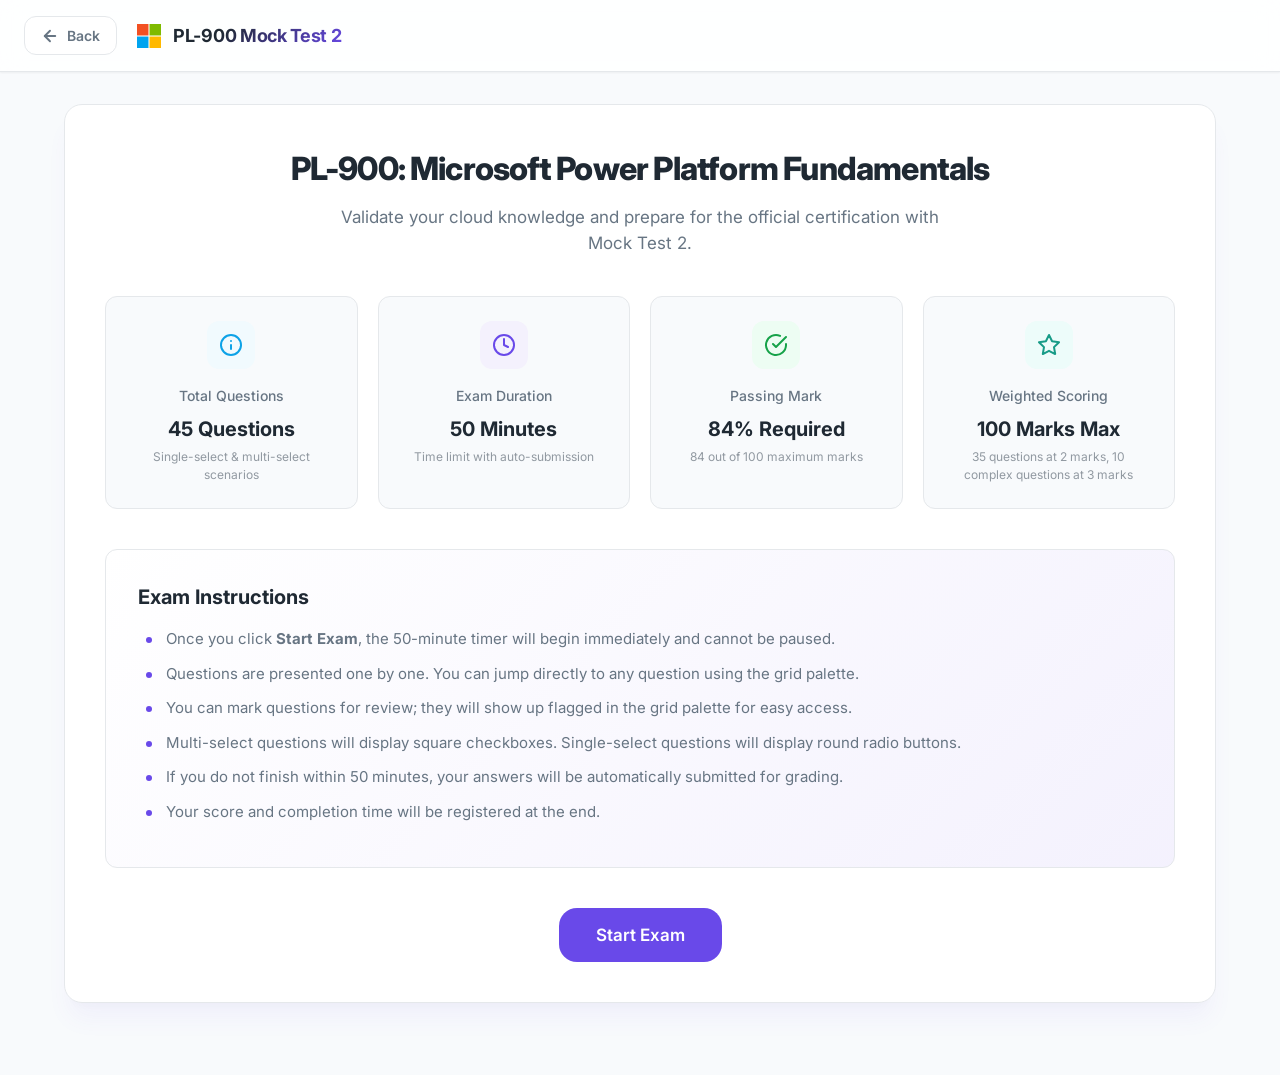
<file: PL 900 Mock 2/index.html>
<!DOCTYPE html>
<html lang="en">
<head>
  <meta charset="UTF-8">
  <meta name="viewport" content="width=device-width, initial-scale=1.0">
  <title>Microsoft Power Platform PL-900 Mock Test 2</title>
  <!-- Google Fonts Inter -->
  <link rel="preconnect" href="https://fonts.googleapis.com">
  <link rel="preconnect" href="https://fonts.gstatic.com" crossorigin>
  <link href="https://fonts.googleapis.com/css2?family=Inter:wght@300;400;500;600;700&display=swap" rel="stylesheet">
  <!-- Vanilla CSS stylesheet link -->
  <link rel="stylesheet" href="styles.css">
</head>
<body>
  <div class="app-container">
    
    <!-- HEADER BAR -->
    <header class="app-header" id="app-header">
      <div style="display: flex; align-items: center;">
        <a href="../index.html" class="back-button" aria-label="Back to Course">
          <svg width="18" height="18" viewBox="0 0 24 24" fill="none" stroke="currentColor" stroke-width="2.5" stroke-linecap="round" stroke-linejoin="round">
            <line x1="19" y1="12" x2="5" y2="12"></line>
            <polyline points="12 19 5 12 12 5"></polyline>
          </svg>
          <span>Back</span>
        </a>
        <div class="header-logo">
          <svg width="24" height="24" viewBox="0 0 23 23" fill="none" xmlns="http://www.w3.org/2000/svg" aria-hidden="true">
            <path d="M0 0H11V11H0V0Z" fill="#F25022"/>
            <path d="M12 0H23V11H12V0Z" fill="#7FBA00"/>
            <path d="M0 12H11V23H0V12Z" fill="#00A4EF"/>
            <path d="M12 12H23V23H12V12Z" fill="#FFB900"/>
          </svg>
          <span class="logo-text">PL-900 Mock Test 2</span>
        </div>
      </div>
      <div class="header-status" id="header-status" style="display: none;">
        <div class="timer-card" id="timer-card">
          <svg width="18" height="18" viewBox="0 0 24 24" fill="none" stroke="currentColor" stroke-width="2" stroke-linecap="round" stroke-linejoin="round" class="timer-icon">
            <circle cx="12" cy="12" r="10"></circle>
            <polyline points="12 6 12 12 16 14"></polyline>
          </svg>
          <span id="timer-display" aria-label="Remaining time">50:00</span>
        </div>
      </div>
    </header>

    <!-- MAIN VIEW AREA -->
    <main class="app-main" id="app-main">
      
      <!-- HOME / INSTRUCTION SCREEN -->
      <section class="view-card active" id="home-view" aria-labelledby="home-heading">
        <div class="home-hero">
          <h1 id="home-heading">PL-900: Microsoft Power Platform Fundamentals</h1>
          <p class="subtitle">Validate your cloud knowledge and prepare for the official certification with Mock Test 2.</p>
        </div>
        
        <div class="rules-grid">
          <div class="rule-card">
            <div class="rule-icon info-blue">
              <svg width="24" height="24" viewBox="0 0 24 24" fill="none" stroke="currentColor" stroke-width="2" stroke-linecap="round" stroke-linejoin="round"><circle cx="12" cy="12" r="10"></circle><line x1="12" y1="16" x2="12" y2="12"></line><line x1="12" y1="8" x2="12.01" y2="8"></line></svg>
            </div>
            <h3>Total Questions</h3>
            <p class="rule-value">45 Questions</p>
            <p class="rule-desc">Single-select &amp; multi-select scenarios</p>
          </div>
          
          <div class="rule-card">
            <div class="rule-icon info-purple">
              <svg width="24" height="24" viewBox="0 0 24 24" fill="none" stroke="currentColor" stroke-width="2" stroke-linecap="round" stroke-linejoin="round"><circle cx="12" cy="12" r="10"></circle><polyline points="12 6 12 12 16 14"></polyline></svg>
            </div>
            <h3>Exam Duration</h3>
            <p class="rule-value">50 Minutes</p>
            <p class="rule-desc">Time limit with auto-submission</p>
          </div>

          <div class="rule-card">
            <div class="rule-icon info-green">
              <svg width="24" height="24" viewBox="0 0 24 24" fill="none" stroke="currentColor" stroke-width="2" stroke-linecap="round" stroke-linejoin="round"><path d="M22 11.08V12a10 10 0 1 1-5.93-9.14"></path><polyline points="22 4 12 14.01 9 11.01"></polyline></svg>
            </div>
            <h3>Passing Mark</h3>
            <p class="rule-value">84% Required</p>
            <p class="rule-desc">84 out of 100 maximum marks</p>
          </div>

          <div class="rule-card">
            <div class="rule-icon info-teal">
              <svg width="24" height="24" viewBox="0 0 24 24" fill="none" stroke="currentColor" stroke-width="2" stroke-linecap="round" stroke-linejoin="round"><polygon points="12 2 15.09 8.26 22 9.27 17 14.14 18.18 21.02 12 17.77 5.82 21.02 7 14.14 2 9.27 8.91 8.26 12 2"></polygon></svg>
            </div>
            <h3>Weighted Scoring</h3>
            <p class="rule-value">100 Marks Max</p>
            <p class="rule-desc">35 questions at 2 marks, 10 complex questions at 3 marks</p>
          </div>
        </div>

        <div class="home-instructions">
          <h2>Exam Instructions</h2>
          <ul>
            <li>Once you click <strong>Start Exam</strong>, the 50-minute timer will begin immediately and cannot be paused.</li>
            <li>Questions are presented one by one. You can jump directly to any question using the grid palette.</li>
            <li>You can mark questions for review; they will show up flagged in the grid palette for easy access.</li>
            <li>Multi-select questions will display square checkboxes. Single-select questions will display round radio buttons.</li>
            <li>If you do not finish within 50 minutes, your answers will be automatically submitted for grading.</li>
            <li>Your score and completion time will be registered at the end.</li>
          </ul>
        </div>

        <div class="action-footer">
          <button class="btn btn-primary btn-large" id="start-exam-btn">Start Exam</button>
        </div>
      </section>

      <!-- EXAM ENGINE SCREEN -->
      <section class="view-card" id="quiz-view" style="display: none;" aria-labelledby="quiz-heading">
        <div class="quiz-layout">
          
          <!-- Sidebar Palette -->
          <aside class="sidebar-column" aria-label="Question Navigator">
            <div class="palette-card">
              <div class="palette-header">
                <h3>Question Navigator</h3>
                <span class="palette-count" id="palette-count">0/45 Answered</span>
              </div>
              <div class="palette-sub-header">
                <span class="palette-sub-title">No. of Review Questions</span>
                <span class="palette-count review-count-badge" id="palette-review-count">0 Review</span>
              </div>
              <div class="palette-grid" id="palette-grid">
                <!-- Question buttons 1-45 generated dynamically -->
              </div>
              <div class="palette-legend">
                <div class="legend-item"><span class="legend-dot status-current"></span> Current</div>
                <div class="legend-item"><span class="legend-dot status-answered"></span> Answered</div>
                <div class="legend-item"><span class="legend-dot status-review"></span> Review</div>
                <div class="legend-item"><span class="legend-dot status-unanswered"></span> Unanswered</div>
              </div>
            </div>
          </aside>

          <!-- Question Container -->
          <div class="question-column">
            
            <div class="progress-bar-container">
              <div class="progress-info">
                <span id="question-progress-text">Question 1 of 45</span>
              </div>
              <div class="progress-bar-track">
                <div class="progress-bar-fill" id="progress-bar-fill" style="width: 2.2%;"></div>
              </div>
            </div>

            <div class="question-card" id="question-card">
              <h2 class="question-text" id="question-text" tabindex="-1">Question text placeholder</h2>
              <div class="options-container" id="options-container">
                <!-- Options rendered dynamically -->
              </div>
            </div>

            <div class="navigation-controls">
              <div class="left-nav">
                <button class="btn btn-secondary" id="prev-btn">
                  <svg width="18" height="18" viewBox="0 0 24 24" fill="none" stroke="currentColor" stroke-width="2" stroke-linecap="round" stroke-linejoin="round"><line x1="19" y1="12" x2="5" y2="12"></line><polyline points="12 19 5 12 12 5"></polyline></svg>
                  <span>Previous</span>
                </button>
              </div>
              
              <div class="center-nav">
                <button class="btn btn-tertiary" id="review-btn">
                  <svg width="18" height="18" viewBox="0 0 24 24" fill="none" stroke="currentColor" stroke-width="2" stroke-linecap="round" stroke-linejoin="round" class="flag-icon"><polygon points="6 2 18 2 18 12 6 12 6 2"></polygon><line x1="6" y1="22" x2="6" y2="12"></line></svg>
                  <span id="review-btn-text">Mark for Review</span>
                </button>
              </div>
              
              <div class="right-nav">
                <button class="btn btn-secondary" id="next-btn">
                  <span>Next</span>
                  <svg width="18" height="18" viewBox="0 0 24 24" fill="none" stroke="currentColor" stroke-width="2" stroke-linecap="round" stroke-linejoin="round"><line in-class="btn-arrow" x1="5" y1="12" x2="19" y2="12"></line><polyline points="12 5 19 12 12 19"></polyline></svg>
                </button>
                <button class="btn btn-danger" id="submit-exam-btn" style="display: none;">Submit Exam</button>
              </div>
            </div>
          </div>

        </div>
      </section>

      <!-- RESULTS & PERFORMANCE SCREEN -->
      <section class="view-card" id="result-view" style="display: none;" aria-labelledby="result-heading">
        <div class="results-layout">
          
          <div class="result-header-card" id="result-banner">
            <h1 id="result-heading">Exam Complete!</h1>
            <div class="badge-status-container">
              <div class="result-status-badge" id="result-status-badge">PASSED</div>
            </div>
            
            <div class="score-circle-container">
              <svg viewBox="0 0 36 36" class="circular-chart">
                <path class="circle-bg" d="M18 2.0845 a 15.9155 15.9155 0 0 1 0 31.831 a 15.9155 15.9155 0 0 1 0 -31.831" />
                <path class="circle" id="score-percentage-circle" stroke-dasharray="84, 100" d="M18 2.0845 a 15.9155 15.9155 0 0 1 0 31.831 a 15.9155 15.9155 0 0 1 0 -31.831" />
                <text x="18" y="20.35" class="percentage" id="score-percentage-text">84%</text>
              </svg>
            </div>
            
            <p class="score-breakdown-text" id="score-breakdown-text">You scored 84 out of 100 marks.</p>
          </div>

          <div class="stats-row">
            <div class="stat-card">
              <span class="stat-label">Time Spent</span>
              <span class="stat-value" id="stat-time-spent">25 mins 40 secs</span>
            </div>
            <div class="stat-card">
              <span class="stat-label">Correct Answers</span>
              <span class="stat-value" id="stat-correct-count">38 / 45</span>
            </div>
            <div class="stat-card">
              <span class="stat-label">Required Score</span>
              <span class="stat-value">84%</span>
            </div>
          </div>

          <div class="review-section">
            <div class="review-header">
              <h2>Detailed Answer Review</h2>
              <p>Review each question below to check correct answers and logical explanations.</p>
            </div>
            <div class="review-list" id="review-list">
              <!-- Detail reviews injected dynamically -->
            </div>
          </div>

          <div class="action-footer">
            <button class="btn btn-primary btn-large" id="restart-btn">Restart Test</button>
          </div>

        </div>
      </section>

    </main>

    <!-- CONFIRMATION MODAL -->
    <div class="modal-overlay" id="confirm-modal" aria-hidden="true" style="display: none;">
      <div class="modal-card" role="dialog" aria-modal="true" aria-labelledby="modal-title" aria-describedby="modal-desc">
        <h2 id="modal-title">Submit Exam?</h2>
        <p id="modal-desc">Are you sure you want to submit your exam for grading? You still have time remaining.</p>
        <div class="modal-warning" id="modal-unanswered-warning" style="display: none;">
          <svg width="20" height="20" viewBox="0 0 24 24" fill="none" stroke="currentColor" stroke-width="2" stroke-linecap="round" stroke-linejoin="round" class="alert-icon"><path d="M10.29 3.86L1.82 18a2 2 0 0 0 1.71 3h16.94a2 2 0 0 0 1.71-3L13.71 3.86a2 2 0 0 0-3.42 0z"></path><line x1="12" y1="9" x2="12" y2="13"></line><line x1="12" y1="17" x2="12.01" y2="17"></line></svg>
          <span id="unanswered-count-text">You have 5 unanswered questions.</span>
        </div>
        <div class="modal-actions">
          <button class="btn btn-secondary" id="modal-cancel-btn">Cancel</button>
          <button class="btn btn-danger" id="modal-confirm-btn">Yes, Submit</button>
        </div>
      </div>
    </div>

  </div>

  <!-- Core Javascript code -->
  <script src="questions.js"></script>
  <script src="app.js"></script>
</body>
</html>
</file>
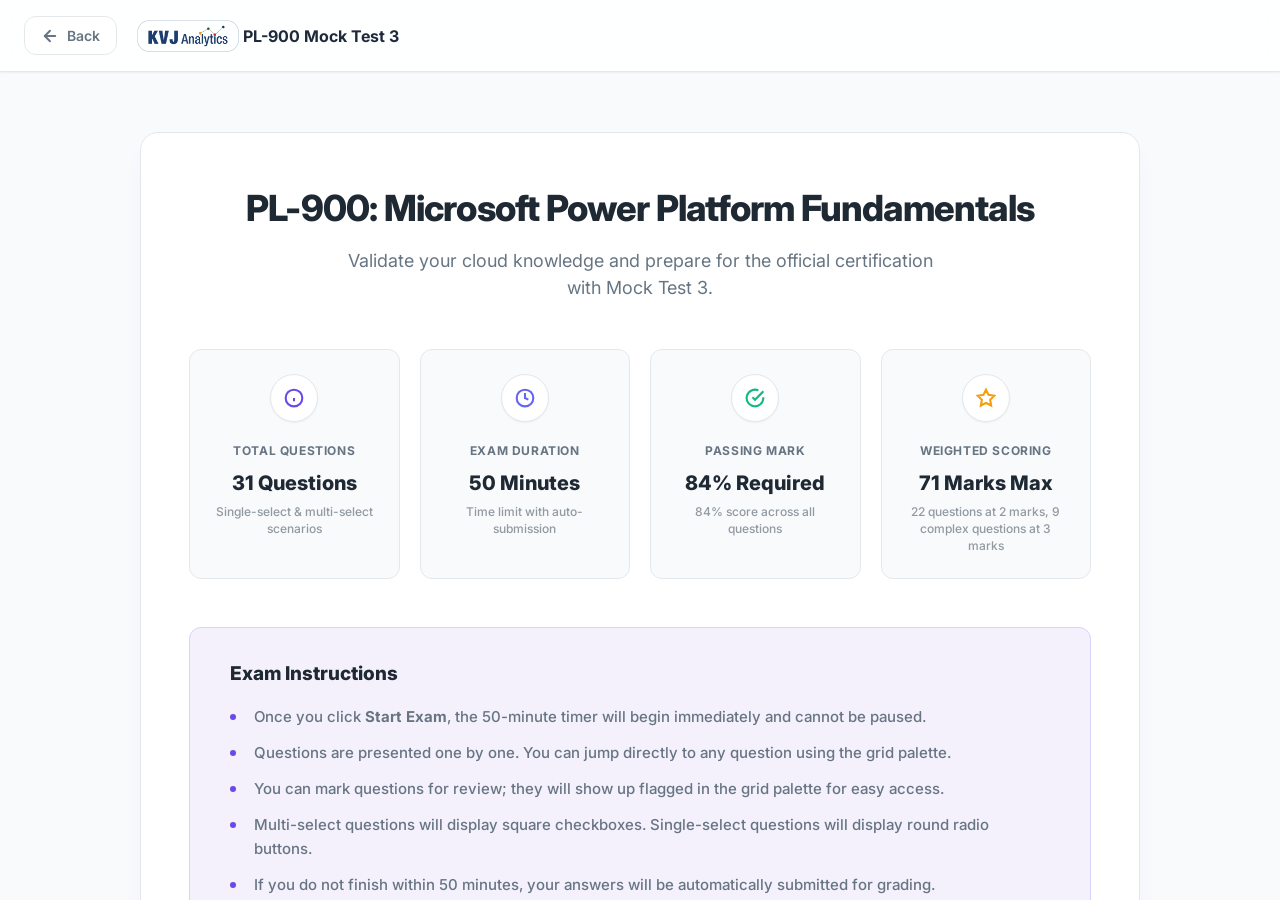
<file: PL 900 Mock 3/index.html>
<!DOCTYPE html>
<html lang="en">
<head>
<meta charset="UTF-8">
<meta name="viewport" content="width=device-width, initial-scale=1.0">
<title>PL-900 Mock-3 — KVJ Analytics</title>
<!-- Google Fonts Inter -->
<link rel="preconnect" href="https://fonts.googleapis.com">
<link rel="preconnect" href="https://fonts.gstatic.com" crossorigin>
<link href="https://fonts.googleapis.com/css2?family=Inter:wght@300;400;500;600;700&display=swap" rel="stylesheet">
<style>
/* ==========================================================================
   PL-900 Mock Test 3 Premium Theme (Aligned with Mock Test 1 & 2)
   ========================================================================== */
:root {
  /* Color Palette - HSL Tailored Colors */
  --primary: hsl(252, 78%, 60%);        /* Modern Royal Purple */
  --primary-hover: hsl(252, 78%, 52%);
  --primary-light: hsl(252, 78%, 97%);
  
  --secondary: hsl(199, 89%, 48%);      /* Electric Sky Blue */
  --secondary-hover: hsl(199, 89%, 40%);
  --secondary-light: hsl(199, 89%, 97%);

  --accent: hsl(36, 100%, 50%);         /* Warning Gold for Mark for Review */
  --accent-light: hsl(36, 100%, 96%);

  --success: hsl(142, 76%, 36%);        /* Emerald Green for Pass/Correct */
  --success-light: hsl(142, 76%, 96%);

  --danger: hsl(354, 76%, 48%);         /* Crimson Red for Fail/Incorrect */
  --danger-light: hsl(354, 76%, 96%);

  --neutral-bg: hsl(210, 40%, 98%);     /* Soft Cool Grey for Page Background */
  --neutral-card: hsl(0, 0%, 100%);     /* Pure White Card Background */
  --neutral-border: hsl(210, 14%, 91%); /* Thin grey dividers */
  
  /* Text Colors */
  --text-main: hsl(210, 24%, 16%);      /* Deep Slate for Primary Text */
  --text-muted: hsl(210, 12%, 46%);     /* Medium Slate for Secondary/Muted Text */
  --text-light: hsl(210, 8%, 60%);

  /* Shadow Systems */
  --shadow-sm: 0 1px 2px 0 rgba(0, 0, 0, 0.05);
  --shadow-md: 0 4px 6px -1px rgba(0, 0, 0, 0.05), 0 2px 4px -1px rgba(0, 0, 0, 0.03);
  --shadow-lg: 0 10px 15px -3px rgba(0, 0, 0, 0.05), 0 4px 6px -2px rgba(0, 0, 0, 0.03);
  --shadow-premium: 0 20px 25px -5px rgba(127, 90, 240, 0.06), 0 10px 10px -5px rgba(0, 0, 0, 0.02);

  /* Borders and Border Radii */
  --radius-sm: 6px;
  --radius-md: 12px;
  --radius-lg: 18px;
  --radius-round: 50%;
  
  /* Animations */
  --transition-fast: 0.15s ease;
  --transition-normal: 0.25s cubic-bezier(0.4, 0, 0.2, 1);
  --transition-slow: 0.4s cubic-bezier(0.4, 0, 0.2, 1);

  /* Legacy compatibility overrides */
  --bg: var(--neutral-bg);
  --card-bg: var(--neutral-card);
  --text: var(--text-main);
  --border: var(--neutral-border);
}

*{box-sizing:border-box;margin:0;padding:0;}

html,body{
  height:100%;
  font-family: 'Inter', -apple-system, BlinkMacSystemFont, "Segoe UI", Roboto, sans-serif;
  background:var(--bg);
  color:var(--text);
  line-height: 1.5;
  -webkit-font-smoothing: antialiased;
  -moz-osx-font-smoothing: grayscale;
}

.app{display:flex;flex-direction:column;height:100vh;overflow:hidden;}

/* BACK BUTTON */
.back-button {
  display: inline-flex;
  align-items: center;
  gap: 8px;
  text-decoration: none;
  color: var(--text-muted);
  font-weight: 600;
  font-size: 14px;
  padding: 8px 16px;
  border-radius: var(--radius-md);
  border: 1px solid var(--neutral-border);
  background-color: var(--neutral-card);
  transition: all var(--transition-fast);
  margin-right: 20px;
  cursor: pointer;
}

.back-button:hover {
  color: var(--primary);
  border-color: hsl(252, 78%, 90%);
  background-color: var(--primary-light);
  transform: translateX(-2px);
}

/* TOPBAR */
.topbar {
  display: flex;
  align-items: center;
  justify-content: space-between;
  padding: 0 24px;
  height: 72px;
  background-color: rgba(255, 255, 255, 0.85);
  backdrop-filter: blur(12px);
  -webkit-backdrop-filter: blur(12px);
  border-bottom: 1px solid var(--neutral-border);
  flex-shrink: 0;
  box-shadow: var(--shadow-sm);
  position: sticky;
  top: 0;
  z-index: 100;
}

.top-left-group {
  display: flex;
  align-items: center;
}

.logo-area {
  display: flex;
  align-items: center;
  gap: 12px;
  font-weight: 700;
  font-size: 18px;
  color: var(--text-main);
}
.logo-area img {
  height: 32px;
}

.top-right {
  display: flex;
  align-items: center;
  gap: 16px;
}

.timer-box {
  display: flex;
  align-items: center;
  gap: 8px;
  background-color: var(--neutral-bg);
  border: 1px solid var(--neutral-border);
  padding: 8px 16px;
  border-radius: var(--radius-md);
  font-weight: 700;
  font-size: 15px;
  color: var(--text-main);
  transition: all var(--transition-fast);
}

.timer-box.warning {
  background-color: var(--danger-light);
  border-color: hsl(354, 76%, 85%);
  color: var(--danger);
  animation: pulse 1s infinite alternate;
}

@keyframes pulse {
  0% { transform: scale(1); }
  100% { transform: scale(1.03); }
}

/* BODY */
.body-wrap {
  display: flex;
  flex: 1;
  overflow: hidden;
  padding: 32px;
  gap: 32px;
  background-color: var(--neutral-bg);
}

/* SIDEBAR / NAVIGATOR */
.sidebar-wrapper {
  width: 320px;
  min-width: 320px;
  display: flex;
  flex-direction: column;
  gap: 16px;
}

.nav-card {
  background: var(--neutral-card);
  border-radius: var(--radius-lg);
  border: 1px solid var(--neutral-border);
  box-shadow: var(--shadow-premium);
  display: flex;
  flex-direction: column;
  overflow: hidden;
}

.nav-header {
  padding: 24px;
  border-bottom: 1px solid var(--neutral-border);
  display: flex;
  justify-content: space-between;
  align-items: baseline;
}

.nav-title {
  font-size: 16px;
  font-weight: 700;
  color: var(--text-main);
}

.nav-status {
  font-size: 13px;
  color: var(--text-muted);
  font-weight: 600;
}

.nav-body {
  padding: 24px;
  max-height: 400px;
  overflow-y: auto;
}

.q-grid {
  display: grid;
  grid-template-columns: repeat(5, 1fr);
  gap: 10px;
}

.q-btn {
  width: 100%;
  aspect-ratio: 1;
  border-radius: var(--radius-md);
  border: 1px solid var(--neutral-border);
  background: var(--neutral-card);
  font-size: 14px;
  font-weight: 600;
  cursor: pointer;
  color: var(--text-main);
  transition: all var(--transition-fast);
  display: flex;
  align-items: center;
  justify-content: center;
}

.q-btn:hover {
  background: var(--primary-light);
  border-color: hsl(252, 78%, 80%);
  color: var(--primary);
}

.q-btn.active {
  border: 2px solid var(--primary);
  color: var(--primary);
  background: var(--primary-light);
}

.q-btn.answered {
  background: var(--primary);
  border-color: var(--primary);
  color: #fff;
}

.q-btn.answered:hover {
  background: var(--primary-hover);
  border-color: var(--primary-hover);
}

.q-btn.review {
  background: var(--accent);
  border-color: var(--accent);
  color: #fff;
}

.q-btn.review:hover {
  background: hsl(36, 100%, 42%);
  border-color: hsl(36, 100%, 42%);
}

.nav-footer {
  padding: 20px 24px;
  border-top: 1px solid var(--neutral-border);
  background: hsl(210, 40%, 99%);
}

.legend {
  display: grid;
  grid-template-columns: 1fr 1fr;
  gap: 12px;
  font-size: 12px;
  font-weight: 600;
  color: var(--text-muted);
}

.leg-item {
  display: flex;
  align-items: center;
  gap: 8px;
}

.leg-box {
  width: 14px;
  height: 14px;
  border-radius: 4px;
  border: 1px solid var(--neutral-border);
}

.leg-box.active {
  border: 2px solid var(--primary);
}

.leg-box.answered {
  background: var(--primary);
  border: none;
}

.leg-box.review {
  background: var(--accent);
  border: none;
}

/* CONTENT / QUESTION CARD */
.content {
  flex: 1;
  display: flex;
  flex-direction: column;
  overflow: hidden;
}

.q-card {
  background: var(--neutral-card);
  border-radius: var(--radius-lg);
  border: 1px solid var(--neutral-border);
  box-shadow: var(--shadow-premium);
  display: flex;
  flex-direction: column;
  max-width: 1000px;
  width: 100%;
  margin: 0 auto;
  height: 100%;
}

.q-card-top {
  padding: 28px 40px;
  border-bottom: 1px solid var(--neutral-border);
}

.breadcrumb-row {
  display: flex;
  justify-content: space-between;
  align-items: center;
  margin-bottom: 16px;
}

.bc-text {
  font-size: 14px;
  color: var(--text-muted);
  font-weight: 600;
}

.progress-container {
  height: 8px;
  background: var(--neutral-bg);
  border-radius: 10px;
  overflow: hidden;
}

.progress-bar {
  height: 100%;
  background: var(--primary);
  transition: width var(--transition-normal);
}

.q-card-body {
  padding: 40px;
  flex: 1;
  overflow-y: auto;
}

.q-scenario {
  font-size: 15px;
  color: var(--text-muted);
  line-height: 1.6;
  margin-bottom: 24px;
  background: var(--primary-light);
  padding: 20px 24px;
  border-radius: var(--radius-md);
  border-left: 4px solid var(--primary);
  border-top: 1px solid hsl(252, 78%, 94%);
  border-right: 1px solid hsl(252, 78%, 94%);
  border-bottom: 1px solid hsl(252, 78%, 94%);
}

.q-text {
  font-size: 19px;
  font-weight: 700;
  color: var(--text-main);
  line-height: 1.5;
  margin-bottom: 28px;
}

/* OPTIONS */
.options {
  display: flex;
  flex-direction: column;
  gap: 14px;
}

.opt {
  display: flex;
  align-items: center;
  gap: 16px;
  border: 1px solid var(--neutral-border);
  border-radius: var(--radius-md);
  padding: 16px 20px;
  cursor: pointer;
  transition: all var(--transition-fast);
  background-color: var(--neutral-card);
}

.opt:hover {
  background-color: var(--primary-light);
  border-color: hsl(252, 78%, 80%);
}

.opt.selected {
  border: 2px solid var(--primary);
  background-color: var(--primary-light);
}

.radio-circle {
  width: 22px;
  height: 22px;
  border-radius: 50%;
  border: 2px solid hsl(210, 14%, 80%);
  display: flex;
  align-items: center;
  justify-content: center;
  flex-shrink: 0;
  transition: all var(--transition-fast);
}

.opt.selected .radio-circle {
  border-color: var(--primary);
}

.opt.selected .radio-circle::after {
  content: '';
  width: 10px;
  height: 10px;
  background: var(--primary);
  border-radius: 50%;
}

.opt-label {
  font-weight: 700;
  color: var(--text-muted);
  font-size: 16px;
  width: 24px;
}

.opt-content {
  font-size: 16px;
  color: var(--text-main);
  font-weight: 500;
}

/* CARD FOOTER */
.card-footer {
  padding: 24px 40px;
  border-top: 1px solid var(--neutral-border);
  display: flex;
  justify-content: space-between;
  align-items: center;
  background-color: rgba(255, 255, 255, 0.5);
}

.nav-btns {
  display: flex;
  gap: 12px;
}

.btn {
  padding: 10px 24px;
  border-radius: var(--radius-md);
  font-size: 14px;
  font-weight: 600;
  cursor: pointer;
  transition: all var(--transition-fast);
  display: inline-flex;
  align-items: center;
  gap: 8px;
  border: 1px solid var(--neutral-border);
  background: var(--neutral-card);
  color: var(--text-main);
}

.btn:hover:not(:disabled) {
  background: var(--primary-light);
  border-color: hsl(252, 78%, 80%);
  color: var(--primary);
}

.btn-primary {
  background: var(--primary);
  color: #fff;
  border: none;
}

.btn-primary:hover:not(:disabled) {
  background: var(--primary-hover);
  color: #fff;
}

.btn-danger {
  background: var(--danger);
  color: #fff;
  border: none;
}

.btn-danger:hover {
  background: hsl(354, 76%, 40%);
}

.btn:disabled {
  opacity: 0.5;
  cursor: not-allowed;
}

.btn.marked {
  background: var(--accent-light);
  border-color: hsl(36, 100%, 80%);
  color: var(--accent);
}

/* YES/NO Table */
.yn-table {
  width: 100%;
  border-collapse: collapse;
  margin-top: 16px;
  background: var(--neutral-card);
  border: 1px solid var(--neutral-border);
  border-radius: var(--radius-md);
  overflow: hidden;
}

.yn-table th {
  background: var(--neutral-bg);
  padding: 14px 20px;
  text-align: left;
  font-weight: 700;
  color: var(--text-muted);
  border-bottom: 1px solid var(--neutral-border);
  font-size: 13px;
  text-transform: uppercase;
  letter-spacing: 0.5px;
}

.yn-table td {
  padding: 16px 20px;
  border-bottom: 1px solid var(--neutral-border);
  vertical-align: middle;
}

.yn-btn {
  width: 24px;
  height: 24px;
  border-radius: var(--radius-round);
  border: 2px solid hsl(210, 14%, 80%);
  background: var(--neutral-card);
  cursor: pointer;
  display: inline-flex;
  align-items: center;
  justify-content: center;
  transition: all var(--transition-fast);
  padding: 0;
  position: relative;
}

.yn-btn:hover {
  border-color: var(--primary);
}

.yn-btn.selected-yes {
  border-color: var(--success);
  background: var(--success-light);
}

.yn-btn.selected-yes::after {
  content: '';
  width: 12px;
  height: 12px;
  background: var(--success);
  border-radius: var(--radius-round);
}

.yn-btn.selected-no {
  border-color: var(--danger);
  background: var(--danger-light);
}

.yn-btn.selected-no::after {
  content: '';
  width: 12px;
  height: 12px;
  background: var(--danger);
  border-radius: var(--radius-round);
}

.yn-btn.selected-yes-ghost {
  border-color: var(--success);
  background: var(--success-light);
  opacity: 0.7;
}

.yn-btn.selected-no-ghost {
  border-color: var(--danger);
  background: var(--danger-light);
  opacity: 0.7;
}

/* DRAG MATCH */
.drag-drop {
  margin-top: 10px;
}

.dd-row {
  display: flex;
  align-items: center;
  gap: 16px;
  margin-bottom: 16px;
}

.dd-label {
  width: 240px;
  font-size: 15px;
  color: var(--text-main);
  font-weight: 700;
  flex-shrink: 0;
}

.dd-target {
  flex: 1;
  min-height: 48px;
  border: 2px dashed var(--neutral-border);
  border-radius: var(--radius-md);
  padding: 8px 16px;
  font-size: 15px;
  color: var(--text-muted);
  background: var(--neutral-bg);
  display: flex;
  align-items: center;
  transition: all var(--transition-fast);
}

.dd-target.has-item {
  border-style: solid;
  border-color: var(--primary);
  background: var(--primary-light);
  color: var(--primary);
  font-weight: 600;
}

.dd-options {
  display: flex;
  flex-wrap: wrap;
  gap: 12px;
  margin-top: 24px;
  padding: 24px;
  background: var(--neutral-bg);
  border-radius: var(--radius-lg);
  border: 1px solid var(--neutral-border);
}

.dd-chip {
  padding: 10px 20px;
  border-radius: 24px;
  background: var(--neutral-card);
  border: 1.5px solid var(--neutral-border);
  color: var(--text-main);
  font-size: 14px;
  cursor: grab;
  user-select: none;
  font-weight: 600;
  display: flex;
  align-items: center;
  transition: all var(--transition-fast);
  box-shadow: var(--shadow-sm);
}

.dd-chip.used {
  opacity: 0.35;
  cursor: not-allowed;
  background: hsl(210, 14%, 93%);
  border-color: var(--neutral-border);
  box-shadow: none;
}

.dd-chip:hover:not(.used) {
  border-color: var(--primary);
  color: var(--primary);
  background: var(--primary-light);
  transform: translateY(-1px);
  box-shadow: var(--shadow-md);
}

/* ORDERING */
.order-list {
  display: flex;
  flex-direction: column;
  gap: 12px;
}

.order-item {
  display: flex;
  align-items: center;
  gap: 16px;
  padding: 16px 20px;
  background: var(--neutral-card);
  border: 1.5px solid var(--neutral-border);
  border-radius: var(--radius-md);
  cursor: grab;
  transition: all var(--transition-fast);
}

.order-item:hover {
  border-color: var(--primary);
}

.order-item.dragging-order {
  opacity: 0.4;
  border-color: var(--primary);
  background: var(--primary-light);
}

.order-num {
  width: 28px;
  height: 28px;
  background: var(--primary);
  color: #fff;
  border-radius: var(--radius-round);
  display: flex;
  align-items: center;
  justify-content: center;
  font-size: 13px;
  font-weight: 700;
  flex-shrink: 0;
}

.order-text {
  font-size: 15px;
  font-weight: 600;
  color: var(--text-main);
  flex: 1;
}

/* OVERLAY/MODAL */
.overlay {
  position: fixed;
  inset: 0;
  background: rgba(15, 23, 42, 0.4);
  backdrop-filter: blur(4px);
  display: flex;
  align-items: center;
  justify-content: center;
  z-index: 200;
}

.modal {
  background: var(--neutral-card);
  border-radius: var(--radius-lg);
  padding: 32px;
  max-width: 520px;
  width: 92%;
  text-align: center;
  box-shadow: var(--shadow-premium);
  border: 1px solid var(--neutral-border);
}

.modal h2 {
  font-size: 22px;
  font-weight: 800;
  color: var(--text-main);
  margin-bottom: 8px;
}

.modal p {
  color: var(--text-muted);
  font-size: 14px;
  margin-bottom: 24px;
}

.summary-cards {
  display: flex;
  gap: 16px;
  justify-content: center;
  margin-bottom: 24px;
}

.sum-card {
  flex: 1;
  border-radius: var(--radius-md);
  padding: 16px 12px;
  text-align: center;
  border: 1px solid var(--neutral-border);
}

.sum-card .num {
  font-size: 28px;
  font-weight: 800;
}

.sum-card .lbl {
  font-size: 11px;
  font-weight: 700;
  letter-spacing: .07em;
  margin-top: 4px;
}

.sum-card.pending {
  background: var(--danger-light);
  border-color: hsl(354, 76%, 90%);
}
.sum-card.pending .num, .sum-card.pending .lbl {
  color: var(--danger);
}

.sum-card.review {
  background: var(--accent-light);
  border-color: hsl(36, 100%, 90%);
}
.sum-card.review .num, .sum-card.review .lbl {
  color: var(--accent);
}

.sum-card.answered {
  background: var(--success-light);
  border-color: hsl(142, 76%, 90%);
}
.sum-card.answered .num, .sum-card.answered .lbl {
  color: var(--success);
}

.modal-q-grid {
  display: flex;
  flex-wrap: wrap;
  gap: 6px;
  justify-content: center;
  margin-bottom: 28px;
  max-height: 180px;
  overflow-y: auto;
  padding: 4px;
}

.modal-q-btn {
  width: 42px;
  height: 42px;
  border-radius: var(--radius-sm);
  border: 1px solid var(--neutral-border);
  background: var(--neutral-card);
  font-size: 13px;
  font-weight: 600;
  cursor: pointer;
  color: var(--text-main);
  transition: all var(--transition-fast);
}

.modal-q-btn.answered {
  background: var(--success-light);
  border-color: hsl(142, 76%, 80%);
  color: var(--success);
}

.modal-q-btn.review {
  background: var(--accent-light);
  border-color: hsl(36, 100%, 80%);
  color: var(--accent);
}

/* WELCOME / REPORT */
.welcome-wrap {
  flex: 1;
  overflow-y: auto;
  padding: 60px 40px;
  display: flex;
  flex-direction: column;
  align-items: center;
  background-color: var(--neutral-bg);
}

.welcome-card {
  max-width: 1000px;
  width: 100%;
  text-align: center;
  background: var(--neutral-card);
  border-radius: var(--radius-lg);
  border: 1px solid var(--neutral-border);
  box-shadow: var(--shadow-premium);
  padding: 48px;
}

.w-title {
  font-size: 36px;
  font-weight: 800;
  color: var(--text-main);
  margin-bottom: 12px;
  letter-spacing: -0.8px;
}

.w-sub {
  font-size: 18px;
  color: var(--text-muted);
  max-width: 600px;
  margin: 0 auto 48px;
  line-height: 1.5;
}

.info-grid {
  display: grid;
  grid-template-columns: repeat(auto-fit, minmax(200px, 1fr));
  gap: 20px;
  margin-bottom: 48px;
}

.info-card {
  background-color: var(--neutral-bg);
  border: 1px solid var(--neutral-border);
  border-radius: var(--radius-md);
  padding: 24px 20px;
  text-align: center;
  transition: transform var(--transition-fast), box-shadow var(--transition-fast);
  display: flex;
  flex-direction: column;
  align-items: center;
}

.info-card:hover {
  transform: translateY(-4px);
  box-shadow: var(--shadow-md);
  border-color: hsl(252, 78%, 90%);
}

.info-icon {
  width: 48px;
  height: 48px;
  border-radius: var(--radius-round);
  background-color: var(--neutral-card);
  display: flex;
  align-items: center;
  justify-content: center;
  margin: 0 auto 20px;
  color: var(--primary);
  box-shadow: var(--shadow-sm);
  border: 1px solid var(--neutral-border);
}

.info-lbl {
  font-size: 12px;
  font-weight: 700;
  color: var(--text-muted);
  text-transform: uppercase;
  margin-bottom: 8px;
  letter-spacing: 0.05em;
}

.info-val {
  font-size: 20px;
  font-weight: 800;
  color: var(--text-main);
  margin-bottom: 6px;
}

.info-desc {
  font-size: 12px;
  color: var(--text-light);
  font-weight: 500;
  line-height: 1.4;
}

.instr-box {
  background: var(--primary-light);
  border-radius: var(--radius-md);
  padding: 32px 40px;
  text-align: left;
  border: 1px solid hsl(252, 78%, 90%);
  margin-bottom: 40px;
}

.instr-title {
  font-size: 19px;
  font-weight: 800;
  color: var(--text-main);
  margin-bottom: 16px;
}

.instr-list {
  list-style: none;
  padding: 0;
}

.instr-item {
  position: relative;
  padding-left: 24px;
  margin-bottom: 12px;
  font-size: 15px;
  color: var(--text-muted);
  line-height: 1.6;
  font-weight: 500;
}

.instr-item::before {
  content: '';
  position: absolute;
  left: 0;
  top: 9px;
  width: 6px;
  height: 6px;
  background: var(--primary);
  border-radius: 50%;
}

.btn-start {
  padding: 16px 48px;
  font-size: 16px;
  font-weight: 700;
  background: var(--primary);
  color: #fff;
  border: none;
  border-radius: 40px;
  cursor: pointer;
  transition: all var(--transition-fast);
  box-shadow: 0 10px 15px -3px rgba(127, 90, 240, 0.3);
}

.btn-start:hover {
  background: var(--primary-hover);
  transform: translateY(-2px);
  box-shadow: 0 20px 25px -5px rgba(127, 90, 240, 0.4);
}

.report-wrap {
  flex: 1;
  overflow-y: auto;
  padding: 40px;
  display: flex;
  flex-direction: column;
  align-items: center;
  background: var(--neutral-bg);
}

.summary-card {
  background: var(--neutral-card);
  border-radius: var(--radius-lg);
  border: 1px solid var(--neutral-border);
  box-shadow: var(--shadow-premium);
  padding: 40px;
  width: 100%;
  max-width: 800px;
  text-align: center;
  margin-bottom: 32px;
}

.sum-title {
  font-size: 28px;
  font-weight: 800;
  color: var(--text-main);
  margin-bottom: 16px;
}

.status-pill {
  display: inline-block;
  padding: 8px 24px;
  border-radius: 24px;
  font-weight: 700;
  font-size: 14px;
  letter-spacing: 0.05em;
  color: #fff;
  margin-bottom: 24px;
  text-transform: uppercase;
}

.status-pill.failed {
  background: var(--danger);
  box-shadow: 0 4px 10px rgba(239, 68, 68, 0.2);
}

.status-pill.passed {
  background: var(--success);
  box-shadow: 0 4px 10px rgba(16, 185, 129, 0.2);
}

.gauge-wrap {
  position: relative;
  width: 140px;
  height: 140px;
  margin: 0 auto 20px;
}

.gauge-svg {
  transform: rotate(-90deg);
}

.gauge-bg {
  fill: none;
  stroke: var(--neutral-bg);
  stroke-width: 8;
}

.gauge-fill {
  fill: none;
  stroke: var(--primary);
  stroke-width: 8;
  stroke-linecap: round;
  transition: stroke-dasharray var(--transition-slow);
}

.stat-row {
  display: grid;
  grid-template-columns: repeat(3, 1fr);
  gap: 20px;
  width: 100%;
  max-width: 800px;
  margin-bottom: 48px;
}

.stat-box {
  background: var(--neutral-card);
  border: 1px solid var(--neutral-border);
  border-radius: var(--radius-md);
  padding: 24px;
  text-align: center;
  box-shadow: var(--shadow-sm);
}

.stat-lbl {
  font-size: 11px;
  font-weight: 800;
  color: var(--text-muted);
  text-transform: uppercase;
  letter-spacing: 0.1em;
  margin-bottom: 8px;
}

.stat-val {
  font-size: 20px;
  font-weight: 800;
  color: var(--text-main);
}

.rev-title-section {
  width: 100%;
  max-width: 800px;
  margin-bottom: 32px;
}

.rev-title-h {
  font-size: 24px;
  font-weight: 800;
  color: var(--text-main);
  margin-bottom: 8px;
}

.rev-title-p {
  font-size: 14px;
  color: var(--text-muted);
}

.rev-item {
  background: var(--neutral-card);
  border-radius: var(--radius-lg);
  border: 1px solid var(--neutral-border);
  padding: 32px;
  margin-bottom: 24px;
  position: relative;
  box-shadow: var(--shadow-premium);
  width: 100%;
  max-width: 800px;
}

.rev-h {
  display: flex;
  justify-content: space-between;
  align-items: center;
  margin-bottom: 16px;
  border-bottom: 1px solid var(--neutral-border);
  padding-bottom: 16px;
}

.rev-status {
  padding: 6px 16px;
  border-radius: var(--radius-sm);
  font-size: 12px;
  font-weight: 700;
  text-transform: uppercase;
  letter-spacing: 0.05em;
}

.rev-status.correct {
  background: var(--success-light);
  color: var(--success);
}

.rev-status.wrong {
  background: var(--danger-light);
  color: var(--danger);
}

.rev-status.unanswered {
  background: var(--neutral-bg);
  color: var(--text-muted);
  border: 1px solid var(--neutral-border);
}

.rev-q {
  font-size: 17px;
  font-weight: 700;
  color: var(--text-main);
  line-height: 1.5;
  margin-bottom: 24px;
}

.rev-options {
  display: flex;
  flex-direction: column;
  gap: 10px;
  margin-bottom: 24px;
}

.rev-opt {
  display: flex;
  align-items: center;
  gap: 12px;
  padding: 12px 20px;
  border: 1px solid var(--neutral-border);
  border-radius: var(--radius-md);
  font-size: 14px;
  font-weight: 500;
  color: var(--text-muted);
  background: var(--neutral-card);
}

.rev-opt.correct-ans {
  background: var(--success-light);
  border-color: hsl(142, 76%, 85%);
  color: var(--success);
  font-weight: 600;
}

.rev-opt.user-wrong {
  background: var(--danger-light);
  border-color: hsl(354, 76%, 85%);
  color: var(--danger);
}

.rev-exp {
  background: var(--neutral-bg);
  border-radius: var(--radius-md);
  padding: 24px;
  margin-top: 24px;
  border: 1px solid var(--neutral-border);
}

.rev-exp-h {
  font-size: 15px;
  font-weight: 800;
  color: var(--text-main);
  margin-bottom: 8px;
}

.rev-exp-p {
  font-size: 14px;
  color: var(--text-muted);
  line-height: 1.6;
  margin: 0;
}
</style>
</head>
<body>
<div class="app" id="app"></div>
<script>
const QUESTIONS = [
{id:1,type:'drag-match',marks:3,
scenario:'You have a list of spices on Microsoft SharePoint. You are creating a canvas app to organize the spices.\n\nYou need to be able to perform the following actions with the app:\n- Use a separate screen in the app to add a task.\n- Display and scroll through the list of spices on your phone or tablet.\n- Update information such as brand and purchase date when you drill down to one of the spice records.\n\nYou need to identify the controls that help you create these features.',
question:'Match each control to its requirement.',
options:['Gallery','Form','Vertical container'],
targets:['Create a new task.','Display the list of current spices.','Scroll on different devices.','Update spice information.'],
answers:['Form','Gallery','Vertical container','Form'],
explanation:'Gallery displays/browses lists. Form creates/updates records. Vertical container enables responsive scrolling.'},

{id:2,type:'yesno',marks:2,
scenario:'You are creating a model-driven app.',
question:'For each of the following statements, select Yes if the statement is true. Otherwise, select No.',
statements:[
'To add tables to an app, tables are dragged onto the app canvas from the components area.',
'View definition is created in the component area of the app designer.',
'You must save, validate, and publish your app for others to see the changes.'
],
answers:['No','Yes','Yes'],
explanation:'Model-driven apps do not use a canvas like canvas apps. Views are created in the app designer. Publishing is required for users to see updates.'},

{id:3,type:'drag-match',marks:3,
scenario:'A company wants to use a model-driven app for its sales team.\nThe Sales manager wants to ensure each team member can modify their own views without affecting other views.\nThe IT manager wants to ensure the view is updated for all users.',
question:'Match the view type to each requirement.',
options:['Personal','Public','System'],
targets:['Sales manager','IT manager'],
answers:['Personal','System'],
explanation:'Personal views can be customized by individual users. System views apply to all users and are managed by IT/admins.'},

{id:4,type:'drag-match',marks:3,
scenario:'A company is building a model-driven app. You need to create and configure the objects needed for the app.',
question:'Which component categories should you use? Match each object to its component category.',
options:['UI','Data','Logic','Visualization'],
targets:['Relationship between applications','Entry forms','Business rule process','Views to review similar information'],
answers:['Data','UI','Logic','Visualization'],
explanation:'Relationships = data structure. Forms = user interface. Business rules = logic. Views = data visualization.'},

{id:5,type:'single',marks:2,
scenario:'You create a canvas app that users can use to view and update information about contacts and their recent orders. The app also sends emails to the contacts and books appointments.\n\nThe app uses three data connectors: Dataverse, Outlook, and Bookings.\n\nYou add the Copilot control to your app to allow users to ask questions about the contact base by using natural language.\n\nYou need to add the appropriate data source to the Copilot control.',
question:'Which data source should you add?',
options:['Bookings','Contacts table','Dataverse','Outlook'],
answer:2,
explanation:'Copilot answers questions based on data stored in Dataverse, not individual connectors like Outlook or Bookings.'},

{id:6,type:'single',marks:2,
scenario:'A company is undergoing a digital transformation by using Microsoft Power Platform.\n\nDepartments:\n• Customer service: Allow customers without licenses to create their own account and log tickets themselves.\n• Facilities: Allow technicians to take photos of warehouse equipment with mobile devices and record equipment condition.\n• Finance: Automatically copy details from invoices received in a shared mailbox into the finance system.\n• Marketing: Create a list of key words and phrases used by customers who provided feedback.\n\nYou need to determine which department can use a canvas app.',
question:'For which department should you develop a canvas app?',
options:['Marketing','Customer service','Facilities','Finance'],
answer:2,
explanation:'Canvas apps are ideal for mobile use, camera/photo capture, and custom data entry. Facilities technicians using mobile devices is a perfect fit.'},

{id:7,type:'dropdown',marks:2,
scenario:'You are configuring a model-driven app. The app requires users to enter key data when they create rows. The app must provide a global list of rows that all users can automatically access from the sitemap and filter by important columns.',
question:'What should you configure for each requirement?',
items:[
{label:'Ensure that key columns are populated when users create rows.',options:['Business rules','Required columns','Views','Validation rules'],answer:1},
{label:'Provide a list that all users can filter by using columns.',options:['Business rules','Required columns','Views','Validation rules'],answer:2}
],
explanation:'Required columns enforce data entry. Views provide filterable, global lists accessible from the sitemap.'},

{id:8,type:'drag-match',marks:3,
scenario:'A travel company plans to use Microsoft Power Platform to create tools that help travel agents book customer travel.',
question:'Match each requirement to the correct tool.',
options:['Business rule','Business process flow','Power Automate','Power BI'],
targets:['If a customer is travelling with a person under the age of 18, a field must display to collect date of birth for the under-18 traveler only.','Ensure that all travel agents use the same process with all customers.','Send a confirmation email to customers after reservations are complete.'],
answers:['Business rule','Business process flow','Power Automate'],
explanation:'Business rules = conditional logic. Business process flows = guided steps for all agents. Power Automate = notifications & automation.'},

{id:9,type:'yesno',marks:2,
scenario:'',
question:'For each of the following statements, select Yes if the statement is true. Otherwise, select No.',
statements:[
'A Microsoft Power Platform environment must contain a Microsoft Dataverse database.',
'An app created in an environment can only connect to the data sources that are deployed in the same environment.'
],
answers:['No','No'],
explanation:'Dataverse is optional in an environment. Apps can connect to many external data sources outside the environment.'},

{id:10,type:'single',marks:2,
scenario:'You are building a canvas app to allow users to record their expenses. The app also will support screen readers for users with visual impairments.\n\nYou have the following requirements:\n- Use a tool that identifies potential issues.\n- Use a tool that provides suggestions for modifying the app.',
question:'Which tool should you use?',
options:['Microsoft Power Platform admin center','Microsoft Trust Center','Accessibility Checker','Flow Checker'],
answer:2,
explanation:'Accessibility Checker identifies accessibility issues and suggests fixes — required for screen reader support.'},

{id:11,type:'dropdown',marks:2,
scenario:'A company is implementing Microsoft Power Platform.',
question:'Select the answer that correctly completes the sentence.',
items:[
{label:'Managed environments enable the use of ___ to automate deployments.',options:['additional capacity','longer log retention','pipelines'],answer:2}
],
explanation:'Managed environments support deployment pipelines for controlled ALM.'},

{id:12,type:'yesno',marks:2,
scenario:'A company is assessing the capabilities of Dataverse.',
question:'For each of the following statements, select Yes if the statement is true. Otherwise, select No.',
statements:[
'Dataverse can be hosted in the cloud and on-premises.',
'Dataverse includes a common schema of business objects by default.',
'Dataverse can support up to 8 TB of storage per instance.'
],
answers:['No','Yes','No'],
explanation:'Dataverse is cloud-only. It comes with standard tables. Storage limits are lower than 8 TB.'},

{id:13,type:'drag-match',marks:3,
scenario:'',
question:'Match each task to the correct tool.',
options:['Power BI','Power Automate','Power Apps'],
targets:['Automate workflows.','Trigger an action from an event.','Create a custom mobile data entry screen.'],
answers:['Power Automate','Power Automate','Power Apps'],
explanation:'Power Automate handles workflows and events. Power Apps handles mobile UI.'},

{id:14,type:'yesno',marks:2,
scenario:'A company plans to implement Power Platform solutions.',
question:'For each of the following statements, select Yes if the statement is true. Otherwise, select No.',
statements:[
'Users can interact with canvas apps directly in Microsoft SharePoint and Teams.',
'Users can interact with model-driven apps directly in Microsoft SharePoint and Teams.'
],
answers:['Yes','No'],
explanation:'Canvas apps can be embedded. Model-driven apps run in browsers/Dynamics.'},

{id:15,type:'dropdown',marks:2,
scenario:'An automobile manufacturer requires workers to collect information about car defects in a defect sheet. Submitted defect sheets must be reviewed by floor managers.\nHistorically, workers have left out key information from the defect sheets. The floor manager then must contact the worker who submitted the sheet to obtain the missing information.\nThe automobile manufacturer requires a process that ensures that the floor manager receives a fully completed defect sheet on initial submission.\nYou need to recommend a Microsoft Power Platform service that fulfills the manufacturer requirements.',
question:'Select the answer that correctly completes the sentence.',
items:[
{label:'<b>Microsoft Power Platform service solution</b><br>A digital version of the defect sheet with rules to ensure pre-submission completion can be created by using ___.',options:['an AI Builder model','a Power Apps app','a Power Automate cloud flow','a Power BI report'],answer:1}
],
explanation:'Power Apps allows for creating digital forms with mandatory fields and validation rules to ensure data completeness before submission.'},

{id:16,type:'multi',marks:3,
scenario:'A company uses Microsoft 365, SharePoint Online, and Microsoft Teams.\nYou need to recommend tools to build a solution that meets the following requirements:\n• Synchronize data daily from an external Microsoft SQL Server instance.\n• Send a report automatically to specific company executives.\n• Ensure that approvals are routed to the correct company executive.',
question:'Which two tools or components should you recommend?\nEach correct answer presents part of the solution.',
options:['Microsoft Word','Microsoft Excel','Power Automate','Microsoft Dataverse','Power BI'],
answer:[2,4],
explanation:'Power Automate is used for data synchronization (SQL to Dataverse/SharePoint) and routing approvals. Power BI is used for automated reporting to executives.'},

{id:17,type:'single',marks:2,
scenario:'A company uses Dynamics 365 Supply Chain Management.\nWhen a sales order is created for one of the customers that a specific user manages, a Microsoft Outlook task must be created to remind the user to perform any follow-up activities that are required.',
question:'You need to implement the functionality to create Outlook tasks. Which feature should you use?',
options:['Business Events','Power Automate','AI Builder','Microsoft Dataverse'],
answer:1,
explanation:'Power Automate is the correct tool for creating automated workflows between apps and services, such as creating an Outlook task when a record is created in Dynamics 365.'},

{id:18,type:'dropdown',marks:2,
scenario:'You are implementing an automation by using Power Automate.\nBased on a predefined schedule, the automation must check for any issues on a GitHub repository. If new issues exist, the automation must create tasks in Dataverse to resolve the issues.\nYou need to identify the correct mechanism to connect with GitHub.',
question:'Select the answer that correctly completes the sentence.',
items:[
{label:'<b>Power Platform connectors</b><br>To connect with GitHub, you must use ___.',options:['connectors','dataflows','desktop flows'],answer:0}
],
explanation:'Connectors bridge Power Automate with external services like GitHub, allowing for seamless integration and automation of tasks across different platforms.'},

{id:19,type:'single',marks:2,
scenario:'A manufacturing company receives daily shipments that arrive at any time during the day.\nA mailroom manager signs for the shipment and then sends an email from Microsoft Outlook to the receptionist when the shipment is available. The receptionist sends a text message to each driver to let them know that items within the shipment are ready for delivery.\nThe company builds a Microsoft Power Automate flow that sends the text messages automatically to all drivers as soon as the receptionist receives the email.\nYou need to identify the component that allows the Power Automate flow to start without the intervention of the receptionist.',
question:'Which component should you select?',
options:['Power BI','Microsoft 365 Copilot','Connector','AI Builder'],
answer:2,
explanation:'Connectors include triggers (such as "When a new email arrives") that allow flows to start automatically based on events in external services like Outlook, without human intervention.'},

{id:20,type:'dropdown',marks:2,
scenario:'You work for a restaurant. The chef prepares the menu based on the availability of produce at the farmer’s market. Every Friday evening, you open the farmer’s market website to view the list of vendors that will attend the market on Saturday morning, copy the list into an email, and send it to the chef.\nYou need to use Power Automate to replace this manual task.',
question:'Select the answer that correctly completes the sentence.',
items:[
{label:'<b>Types of Power Automate flows</b><br>To open the website and read the data, you need to use a ___ flow.',options:['automated','desktop','instant','scheduled'],answer:1}
],
explanation:'Desktop flows (RPA) are used to automate tasks on the Web or Desktop, such as opening a website and extracting data (web scraping), which is exactly what is needed here.'},

{id:21,type:'yesno',marks:2,
scenario:'Creating a Power Automate approval flow.',
question:'For each of the following statements, select Yes if the statement is true. Otherwise, select No.',
statements:[
'The addition of an expense report to a Microsoft OneDrive folder can initiate an approval flow.',
'Approvals must follow a sequential order of approval.'
],
answers:['Yes','No'],
explanation:'Folder events are triggers. Parallel approvals are supported.'},

{id:22,type:'yesno',marks:2,
scenario:'Sending email notifications when files are placed in OneDrive.',
question:'For each of the following statements, select Yes if the statement is true. Otherwise, select No.',
statements:[
'You can create a flow without writing code and deploy to production.',
'You can add additional actions to built-in templates.',
'You can view the code that implements workflow actions without extra software.'
],
answers:['Yes','Yes','No'],
explanation:'Power Automate is no-code/low-code; underlying code is abstract.'},

{id:23,type:'ordering',marks:3,
scenario:'A company provides on-site architectural consulting services to residential and business customers. The company wants to implement a simple alert system where a consultant can press a button on their mobile device to send the user’s location to the company as a text notification.\nYou need to build an instant flow that sends the notification.',
question:'To answer, move all actions from the list to the answer area and arrange them in the correct order.',
options:['Save the flow.','Choose a trigger.','Add a new step to the flow.','Set the action’s properties.','Select a connector and action to send text notifications.'],
answers:[1,2,4,3,0],
explanation:'The correct process for building a flow is: 1. Choose a trigger (button press), 2. Add a new step, 3. Select the connector/action (text notification), 4. Set the properties (location data), and 5. Save the flow.'},

{id:24,type:'drag-match',marks:3,
scenario:'A project deadline is approaching. The project manager reports that there are still a number of critical tasks that are not complete.\nYou need to implement Power Automate to help streamline processes.',
question:'Which types of flows should you use?\nTo answer, drag the appropriate flow types to the correct requirements. Each flow type may be used once, more than once, or not at all.',
options:['automated','instant','scheduled','business process'],
targets:['Ensure that all of the steps for completing tasks are consistently followed by all team members.','Ensure that users can manually send an email to the project lead whenever a task is completed.','Automatically send a list of completed tasks at the end of each week.'],
answers:['business process','instant','scheduled'],
explanation:'Business process flows guide users through consistent steps. Instant flows (buttons) allow for manual actions. Scheduled flows automate tasks on a recurring time basis (e.g., weekly).'},

{id:25,type:'yesno',marks:2,
scenario:'Power Automate flow buttons.',
question:'For each of the following statements, select Yes if the statement is true. Otherwise, select No.',
statements:[
'A flow button requires user data input before clicking.',
'A flow can only be triggered from virtual software buttons.'
],
answers:['No','No'],
explanation:'Input is optional. Physical IoT buttons can also trigger flows.'},

{id:26,type:'multi',marks:3,
scenario:'A company uses a Power Pages site to allow prospective customers to book appointments.\nYou use Copilot to generate a paragraph for the About us page. You need to update the paragraph.',
question:'Which three actions should you take to edit the text by using Copilot?\nEach correct answer presents a complete solution.',
options:['Use a more professional tone.','Generate more rewritten options.','Translate into another language.','Change the length.','Generate from a Word document.'],
answer:[0,1,3],
explanation:'Copilot in Power Pages allows users to refine text by adjusting the tone (e.g., professional, friendly), generating multiple rewritten options, and changing the length (shorten/lengthen) directly in the design studio.'},

{id:27,type:'single',marks:2,
scenario:'A company is evaluating the capabilities in Microsoft Power Platform. The company requires native integration with an existing Bootstrap template to facilitate a responsive design across devices.\nYou need to recommend the service that facilitates the integration.',
question:'Which service should you recommend?',
options:['Power Apps','Power Automate','Power Pages','Copilot'],
answer:2,
explanation:'Power Pages is the Microsoft Power Platform service for creating external-facing websites. It is built on a Bootstrap foundation, allowing for native integration with Bootstrap templates and ensuring responsive design out-of-the-box.'},

{id:28,type:'dropdown',marks:2,
scenario:'A company is evaluating capabilities in Power Platform. The company requires a proof-of-concept application for external vendors to access warranty agreement information. The application must be created quickly. The vendor management team provides you with a description of how the website should look and feel.\nYou need to determine which platform feature to use to create the application by using natural language.',
question:'Select the answer that correctly completes the sentence.',
items:[
{label:'<b>Creating an application</b><br>To create the application, you should use ___.',options:['Visual Studio Code','Copilot for site creation','Power Apps maker portal','Power Pages design studio'],answer:1}
],
explanation:'Copilot for site creation in Power Pages allows users to describe the desired website in natural language, which then generates a functional site structure and theme, ideal for rapid proof-of-concept development.'},

{id:29,type:'single',marks:2,
scenario:'Adding a new menu option to Power Pages navigation.',
question:'Which option should you add?',
options:['Group','List','Area','Page'],
answer:3,
explanation:'Navigation items link to Pages.'},

{id:30,type:'single',marks:2,
scenario:'A company stores its customer warranty information in Microsoft Dataverse.\nAuthenticated and authorized customers must be able to access their own warranty information without requiring a user-assigned Microsoft Power Platform license.\nYou need to share warranty information with these customers.',
question:'What should you use?',
options:['Canvas app','Power Pages site','Power BI','Model-driven app'],
answer:1,
explanation:'Power Pages is the ideal solution for building external-facing websites that allow authenticated external users to access Dataverse data securely without requiring individual per-user Power Platform licenses.'},

{id:31,type:'single',marks:2,
scenario:'A company uses Dataverse to store information about its products and stock levels.\nThe company requires a solution that allows existing customers and potential new customers to perform the following self-service actions:\n• Locate information about available products.\n• Register their information for marketing materials.\n• Create their own orders.',
question:'Which component should you recommend?',
options:['Canvas app','Power BI','Model-driven app','Power Pages'],
answer:3,
explanation:'Power Pages is the designated Microsoft Power Platform component for building external-facing websites that allow users (customers/prospects) to interact with Dataverse data via self-service functionality.'},
];

const TOTAL_MARKS = QUESTIONS.reduce((s,q)=>s+q.marks,0);
const PASS_MARK = Math.ceil(TOTAL_MARKS*0.84);

let state = {
  screen: 'welcome',
  current: 0,
  answers: {},
  marked: {},
  dragState: {},
  showModal: false,
  seconds: 3000,
  submitted: false
};

let timerInterval = null;

function render(){
  const app = document.getElementById('app');
  if(state.screen==='welcome') return renderWelcome();
  if(state.screen==='report') return renderReport();

  const q = QUESTIONS[state.current];
  const isLast = state.current === QUESTIONS.length - 1;
  const progress = Math.round((state.current+1)/QUESTIONS.length*100);
  const answeredCount = Object.keys(state.answers).length;
  const markedCount = Object.values(state.marked).filter(Boolean).length;

  app.innerHTML = `
    <header class="topbar">
      <div class="top-left-group">
        <a href="../index.html" class="back-button" aria-label="Back to Course"><svg width="18" height="18" viewBox="0 0 24 24" fill="none" stroke="currentColor" stroke-width="2.5" stroke-linecap="round" stroke-linejoin="round"><line x1="19" y1="12" x2="5" y2="12"></line><polyline points="12 19 5 12 12 5"></polyline></svg><span>Back</span></a>
        <div class="logo-area"><img src="logo.png" alt="KVJ"></div>
        <div style="font-weight:700;color:#1E293B;font-size:16px;margin-left:4px">PL-900 Mock Test 3</div>
      </div>
      <div class="top-right">
        <div class="timer-box"><svg width="18" height="18" viewBox="0 0 24 24" fill="none" stroke="currentColor" stroke-width="2.5"><circle cx="12" cy="12" r="10"/><path d="M12 6v6l4 2"/></svg> <span id="timer-display">50:00</span></div>
      </div>
    </header>
    <div class="body-wrap" style="padding: 32px; gap: 32px;">
      <div class="sidebar-wrapper">
        <div class="nav-card">
          <div class="nav-header">
            <span class="nav-title">Question Navigator</span>
            <span class="nav-status">${answeredCount}/${QUESTIONS.length} Answered</span>
          </div>
          <div class="nav-body">
            <div class="q-grid">
              ${QUESTIONS.map((_,i)=>{
                let cls='q-btn';
                if(i===state.current) cls+=' active';
                if(state.answers[i]!==undefined) cls+=' answered';
                if(state.marked[i]) cls+=' review';
                return `<button class="${cls}" onclick="goTo(${i})">${i+1}</button>`;
              }).join('')}
            </div>
          </div>
          <div class="nav-footer">
            <div class="legend">
              <div class="leg-item"><div class="leg-box active"></div> Current</div>
              <div class="leg-item"><div class="leg-box answered"></div> Answered</div>
              <div class="leg-item"><div class="leg-box review"></div> Review</div>
              <div class="leg-item"><div class="leg-box"></div> Unanswered</div>
            </div>
          </div>
        </div>
      </div>
      <div class="content">
        <div class="q-card">
          <div class="q-card-top">
            <div class="breadcrumb-row">
              <span class="bc-text">Question ${state.current+1} of ${QUESTIONS.length}</span>
            </div>
            <div class="progress-container"><div class="progress-bar" style="width:${progress}%"></div></div>
          </div>
          <div class="q-card-body">
            ${q.scenario?`<div class="q-scenario">${q.scenario.replace(/\n/g,'<br>')}</div>`:''}
            <div class="q-text">Q${state.current+1}. ${q.question}</div>
            ${renderQuestion(q, state.current)}
          </div>
          <div class="card-footer">
            <button class="btn ${state.marked[state.current]?'marked':''}" onclick="toggleMark(${state.current})"><svg width="16" height="16" viewBox="0 0 24 24" fill="none" stroke="currentColor" stroke-width="2.5"><path d="M4 15s1-1 4-1 5 2 8 2 4-1 4-1V3s-1 1-4 1-5-2-8-2-4 1-4 1v12zM4 22v-7"/></svg> Marked for Review</button>
            <div class="nav-btns">
              <button class="btn" onclick="prevQ()" ${state.current===0?'disabled':''}>← Previous</button>
              ${isLast ? `<button class="btn btn-danger" onclick="submitExam()">Submit Exam</button>` : `<button class="btn" onclick="nextQ()">Next →</button>`}
            </div>
          </div>
        </div>
      </div>
    </div>
  `;
  renderTimer();
}

function renderWelcome(){
  const app = document.getElementById('app');
  app.innerHTML = `
    <header class="topbar">
      <div class="top-left-group">
        <a href="../index.html" class="back-button" aria-label="Back to Course"><svg width="18" height="18" viewBox="0 0 24 24" fill="none" stroke="currentColor" stroke-width="2.5" stroke-linecap="round" stroke-linejoin="round"><line x1="19" y1="12" x2="5" y2="12"></line><polyline points="12 19 5 12 12 5"></polyline></svg><span>Back</span></a>
        <div class="logo-area"><img src="logo.png" alt="KVJ"></div>
        <div style="font-weight:700;color:#1E293B;font-size:16px;margin-left:4px">PL-900 Mock Test 3</div>
      </div>
    </header>
    <div class="welcome-wrap">
      <div class="welcome-card">
        <h1 class="w-title">PL-900: Microsoft Power Platform Fundamentals</h1>
        <p class="w-sub">Validate your cloud knowledge and prepare for the official certification with Mock Test 3.</p>
        <div class="info-grid">
          <div class="info-card">
            <div class="info-icon"><svg width="20" height="20" viewBox="0 0 24 24" fill="none" stroke="currentColor" stroke-width="2.5"><circle cx="12" cy="12" r="10"/><path d="M12 16v-4M12 8h.01"/></svg></div>
            <div class="info-lbl">Total Questions</div>
            <div class="info-val">31 Questions</div>
            <div class="info-desc">Single-select & multi-select scenarios</div>
          </div>
          <div class="info-card">
            <div class="info-icon" style="color:#6366F1"><svg width="20" height="20" viewBox="0 0 24 24" fill="none" stroke="currentColor" stroke-width="2.5"><circle cx="12" cy="12" r="10"/><path d="M12 6v6l4 2"/></svg></div>
            <div class="info-lbl">Exam Duration</div>
            <div class="info-val">50 Minutes</div>
            <div class="info-desc">Time limit with auto-submission</div>
          </div>
          <div class="info-card">
            <div class="info-icon" style="color:#10B981"><svg width="20" height="20" viewBox="0 0 24 24" fill="none" stroke="currentColor" stroke-width="2.5"><path d="M22 11.08V12a10 10 0 1 1-5.93-9.14"/><path d="M22 4L12 14.01l-3-3"/></svg></div>
            <div class="info-lbl">Passing Mark</div>
            <div class="info-val">84% Required</div>
            <div class="info-desc">84% score across all questions</div>
          </div>
          <div class="info-card">
            <div class="info-icon" style="color:#F59E0B"><svg width="20" height="20" viewBox="0 0 24 24" fill="none" stroke="currentColor" stroke-width="2.5"><polygon points="12 2 15.09 8.26 22 9.27 17 14.14 18.18 21.02 12 17.77 5.82 21.02 7 14.14 2 9.27 8.91 8.26 12 2"/></svg></div>
            <div class="info-lbl">Weighted Scoring</div>
            <div class="info-val">71 Marks Max</div>
            <div class="info-desc">22 questions at 2 marks, 9 complex questions at 3 marks</div>
          </div>
        </div>
        <div class="instr-box">
          <h2 class="instr-title">Exam Instructions</h2>
          <ul class="instr-list">
            <li class="instr-item">Once you click <b>Start Exam</b>, the 50-minute timer will begin immediately and cannot be paused.</li>
            <li class="instr-item">Questions are presented one by one. You can jump directly to any question using the grid palette.</li>
            <li class="instr-item">You can mark questions for review; they will show up flagged in the grid palette for easy access.</li>
            <li class="instr-item">Multi-select questions will display square checkboxes. Single-select questions will display round radio buttons.</li>
            <li class="instr-item">If you do not finish within 50 minutes, your answers will be automatically submitted for grading.</li>
            <li class="instr-item">Your score and completion time will be registered at the end.</li>
          </ul>
        </div>
        <button class="btn-start" onclick="startExam()">Start Exam</button>
      </div>
    </div>
  `;
}

function renderReport(){
  const app = document.getElementById('app');
  const score = getScore();
  const pct = Math.round(score/TOTAL_MARKS*100);
  const passed = pct >= 84;
  const dash = Math.round(314 - (314 * pct / 100));
  
  // Calculate time spent
  const timeTaken = 3000 - state.seconds;
  const m = Math.floor(timeTaken/60);
  const s = timeTaken%60;
  
  const correctCount = QUESTIONS.filter((_,i)=>isCorrect(i)).length;

  app.innerHTML = `
    <header class="topbar">
      <div class="top-left-group">
        <a href="../index.html" class="back-button" aria-label="Back to Course"><svg width="18" height="18" viewBox="0 0 24 24" fill="none" stroke="currentColor" stroke-width="2.5" stroke-linecap="round" stroke-linejoin="round"><line x1="19" y1="12" x2="5" y2="12"></line><polyline points="12 19 5 12 12 5"></polyline></svg><span>Back</span></a>
        <div class="logo-area"><img src="logo.png" alt="KVJ"></div>
        <div style="font-weight:700;color:#1E293B;font-size:16px;margin-left:4px">PL-900 Mock Test 3</div>
      </div>
    </header>
    <div class="report-wrap">
      <div class="summary-card">
        <h2 class="sum-title">Exam Complete!</h2>
        <div class="status-pill ${passed?'passed':'failed'}">${passed?'PASSED':'FAILED'}</div>
        <div class="gauge-wrap">
          <svg class="gauge-svg" width="120" height="120">
            <circle class="gauge-bg" cx="60" cy="60" r="50"></circle>
            <circle class="gauge-fill" cx="60" cy="60" r="50" style="stroke-dasharray: 314; stroke-dashoffset: ${dash}"></circle>
          </svg>
          <div style="position:absolute;inset:0;display:flex;align-items:center;justify-content:center;font-size:28px;font-weight:800;">${pct}%</div>
        </div>
        <p style="font-size:15px;color:#64748B;font-weight:600;">You scored ${score} out of ${TOTAL_MARKS} marks.</p>
      </div>

      <div class="stat-row">
        <div class="stat-box">
          <div class="stat-lbl">Time Spent</div>
          <div class="stat-val">${m} min(s) ${s} sec(s)</div>
        </div>
        <div class="stat-box">
          <div class="stat-lbl">Correct Answers</div>
          <div class="stat-val">${correctCount} / ${QUESTIONS.length}</div>
        </div>
        <div class="stat-box">
          <div class="stat-lbl">Required Score</div>
          <div class="stat-val">84%</div>
        </div>
      </div>

      <div class="rev-title-section">
        <h2 class="rev-title-h">Detailed Answer Review</h2>
        <p class="rev-title-p">Review each question below to check correct answers and logical explanations.</p>
      </div>

      <div style="width:100%;max-width:800px">
        ${QUESTIONS.map((q,i)=>{
          const correct = isCorrect(i);
          const ans = state.answers[i];
          return `
          <div class="rev-item">
            <div class="rev-h">
              <span>Question ${i+1} (Q${i+1}) — Weight: ${q.marks} Marks</span>
              <span class="rev-status ${ans===undefined?'unanswered':(correct?'correct':'wrong')}">${ans===undefined?'UNANSWERED':(correct?'CORRECT':'INCORRECT')}</span>
            </div>
            <div class="rev-q">Q${i+1}. ${q.question}</div>
            
            ${q.type==='single' || q.type==='multi' ? `
              <div class="rev-options">
                ${q.options.map((o,oi)=>{
                  let cls='rev-opt';
                  const isUserSelected = q.type==='single' ? ans===oi : (ans && ans.includes(oi));
                  const isCorrectAns = q.type==='single' ? q.answer===oi : (q.answer.includes(oi));
                  if(isCorrectAns) cls+=' correct-ans';
                  if(isUserSelected && !isCorrectAns) cls+=' user-wrong';
                  return `<div class="${cls}">
                    <span style="font-weight:800;width:24px">${String.fromCharCode(65+oi)}.</span>
                    <span style="flex:1">${o}</span>
                    ${isCorrectAns ? '<svg width="18" height="18" viewBox="0 0 24 24" fill="none" stroke="currentColor" stroke-width="3" style="color:#10B981"><path d="M20 6L9 17l-5-5"/></svg>':''}
                  </div>`;
                }).join('')}
              </div>
            ` : q.type==='yesno' ? `
              <table class="yn-table" style="margin-bottom:24px">
                <thead><tr><th>Statement</th><th style="width:80px;text-align:center">Yes</th><th style="width:80px;text-align:center">No</th></tr></thead>
                <tbody>${q.statements.map((s,si)=>{
                  const userAns = ans && ans[si];
                  const correctAns = q.answers[si];
                  return `<tr>
                    <td style="font-size:14px;padding:12px 0;font-weight:500;color:#374151">${s}</td>
                    <td style="text-align:center">
                      <div class="yn-btn ${userAns==='Yes'?(userAns===correctAns?'selected-yes':'selected-no'):(correctAns==='Yes'?'selected-yes-ghost':'')}" style="cursor:default; margin:0 auto; width:18px; height:18px; ${correctAns==='Yes'?'border-color:#10B981':''}"></div>
                    </td>
                    <td style="text-align:center">
                      <div class="yn-btn ${userAns==='No'?(userAns===correctAns?'selected-no':'selected-yes'):(correctAns==='No'?'selected-no-ghost':'')}" style="cursor:default; margin:0 auto; width:18px; height:18px; ${correctAns==='No'?'border-color:#EF4444':''}"></div>
                    </td>
                  </tr>`;
                }).join('')}</tbody>
              </table>
            ` : q.type==='dropdown' ? `
              <div class="rev-options">
                ${q.items.map((it,si)=>{
                  const userAns = ans?ans[si]:null;
                  const correctAns = it.answer;
                  const isRight = userAns == correctAns;
                  return `<div class="rev-opt ${isRight?'correct-ans':'user-wrong'}" style="margin-bottom:12px; padding:16px">
                    <div style="flex:1">
                      <div style="font-weight:700;color:#1E293B;margin-bottom:4px;font-size:14px">${it.label.replace('___','<span style="color:#6366F1;text-decoration:underline">__________</span>')}</div>
                      <div style="font-size:13px;color:#4B5563">
                        <b>Correct:</b> <span style="color:#059669">${it.options[correctAns]}</span>
                        ${!isRight ? `<br><b>Your Selection:</b> <span style="color:#DC2626">${userAns!==null?it.options[userAns]:'Not Answered'}</span>` : ''}
                      </div>
                    </div>
                    ${isRight ? '<svg width="20" height="20" viewBox="0 0 24 24" fill="none" stroke="currentColor" stroke-width="3" style="color:#10B981"><path d="M20 6L9 17l-5-5"/></svg>' : '<svg width="20" height="20" viewBox="0 0 24 24" fill="none" stroke="currentColor" stroke-width="3" style="color:#EF4444"><line x1="18" y1="6" x2="6" y2="18"/><line x1="6" y1="6" x2="18" y2="18"/></svg>'}
                  </div>`;
                }).join('')}
              </div>
            ` : q.type==='drag-match' ? `
              <div class="rev-options">
                ${q.targets.map((t,si)=>{
                  const userAns = ans && ans[si];
                  const correctAns = q.answers[si];
                  const isRight = userAns === correctAns;
                  return `<div class="rev-opt ${isRight?'correct-ans':'user-wrong'}" style="margin-bottom:12px; padding:16px">
                    <div style="flex:1">
                      <div style="font-weight:700;color:#1E293B;margin-bottom:4px;font-size:14px">${t}</div>
                      <div style="font-size:13px;color:#4B5563">
                        <b>Correct:</b> <span style="color:#059669">${correctAns}</span>
                        ${!isRight ? `<br><b>Your Selection:</b> <span style="color:#DC2626">${userAns||'Not Answered'}</span>` : ''}
                      </div>
                    </div>
                    ${isRight ? '<svg width="20" height="20" viewBox="0 0 24 24" fill="none" stroke="currentColor" stroke-width="3" style="color:#10B981"><path d="M20 6L9 17l-5-5"/></svg>' : '<svg width="20" height="20" viewBox="0 0 24 24" fill="none" stroke="currentColor" stroke-width="3" style="color:#EF4444"><line x1="18" y1="6" x2="6" y2="18"/><line x1="6" y1="6" x2="18" y2="18"/></svg>'}
                  </div>`;
                }).join('')}
              </div>
            ` : q.type==='ordering' ? `
              <div style="background:#F8FAFC; border-radius:12px; padding:20px; border:1px solid #E2E8F0">
                <div style="font-size:12px; font-weight:800; color:#64748B; text-transform:uppercase; margin-bottom:16px">Correct Sequence</div>
                <div class="order-list">
                  ${q.answers.map((idx,pos)=>`
                    <div class="order-item" style="cursor:default; border-color:#BBF7D0; background:#fff; margin-bottom:8px">
                      <div class="order-num">${pos+1}</div>
                      <div class="order-text" style="font-weight:600">${q.options[idx]}</div>
                      <svg width="18" height="18" viewBox="0 0 24 24" fill="none" stroke="currentColor" stroke-width="3" style="color:#10B981"><path d="M20 6L9 17l-5-5"/></svg>
                    </div>
                  `).join('')}
                </div>
              </div>
            ` : ''}

            <div class="rev-exp">
              <div class="rev-exp-h">Explanation:</div>
              <p class="rev-exp-p">${q.explanation}</p>
            </div>
          </div>`;
        }).join('')}
        
        <div style="text-align:center;padding:40px 0">
          <button class="btn-start" onclick="location.reload()">Restart Exam</button>
        </div>
      </div>
    </div>
  `;
}

function renderQuestion(q, qi){
  const ans = state.answers[qi];
  if(q.type==='single'){
    return `<div class="options">${q.options.map((o,i)=>`
      <div class="opt ${ans===i?'selected':''}" onclick="selectSingle(${qi},${i})">
        <div class="radio-circle"></div>
        <span class="opt-label">${String.fromCharCode(65+i)}.</span>
        <span class="opt-content">${o}</span>
      </div>`).join('')}</div>`;
  }
  if(q.type==='multi'){
    const sel = ans || [];
    return `<div class="options">${q.options.map((o,i)=>`
      <div class="opt ${sel.includes(i)?'selected':''}" onclick="toggleMulti(${qi},${i})">
        <div class="radio-circle" style="border-radius:4px"></div>
        <span class="opt-label">${String.fromCharCode(65+i)}.</span>
        <span class="opt-content">${o}</span>
      </div>`).join('')}</div>`;
  }
  if(q.type==='yesno'){
    const sel = ans || QUESTIONS[qi].statements.map(()=>null);
    return `<table class="yn-table">
      <thead><tr><th>Statement</th><th style="width:100px;text-align:center">Yes</th><th style="width:100px;text-align:center">No</th></tr></thead>
      <tbody>${q.statements.map((s,i)=>`
        <tr>
          <td>${s}</td>
          <td style="text-align:center"><button class="yn-btn ${sel[i]==='Yes'?'selected-yes':''}" onclick="setYN(${qi},${i},'Yes')"></button></td>
          <td style="text-align:center"><button class="yn-btn ${sel[i]==='No'?'selected-no':''}" onclick="setYN(${qi},${i},'No')"></button></td>
        </tr>`).join('')}</tbody></table>`;
  }
  if(q.type==='dropdown'){
    const sel = ans || q.items.map(()=>null);
    return `<div class="options">${q.items.map((item,i)=>`
      <div style="margin-bottom:16px;background:#F9FAFB;padding:16px;border-radius:10px;border:1px solid #E5E7EB">
        <p style="font-size:14px;font-weight:700;color:#374151;margin-bottom:12px">${item.label.replace('___','...')}</p>
        <select onchange="setDropdown(${qi},${i},this.value)" style="width:100%;padding:12px 16px;border-radius:10px;border:1.5px solid #D1D5DB;font-size:14px;color:#1F2937">
          <option value="">Select an option...</option>
          ${item.options.map((o,oi)=>`<option value="${oi}" ${sel[i]==oi?'selected':''}>${o}</option>`).join('')}
        </select>
      </div>`).join('')}</div>`;
  }
  if(q.type==='drag-match'){
    const cur = ans || q.targets.map(()=>null);
    return `<div class="drag-drop">
      ${q.targets.map((t,i)=>`
        <div class="dd-row">
          <div class="dd-label">${t}</div>
          <div class="dd-target ${cur[i]?'has-item':''}" ondragover="event.preventDefault()" ondrop="dndDrop(event,${qi},${i})" onclick="dndRemove(${qi},${i})">
            ${cur[i] || 'Drop here...'}
          </div>
        </div>`).join('')}
      <div class="dd-options">
        ${q.options.map(o=>`<div class="dd-chip" draggable="true" ondragstart="dndStart(event,'${o}',${qi})"><svg width="12" height="12" viewBox="0 0 24 24" fill="none" stroke="currentColor" stroke-width="2.5" style="margin-right:8px;opacity:0.8"><line x1="3" y1="12" x2="21" y2="12"/><line x1="3" y1="6" x2="21" y2="6"/><line x1="3" y1="18" x2="21" y2="18"/></svg>${o}</div>`).join('')}
      </div>
    </div>`;
  }
  if(q.type==='ordering'){
    const order = ans || [...Array(q.options.length).keys()];
    return `<div class="order-list">
      ${order.map((idx,pos)=>`
        <div class="order-item" draggable="true" ondragstart="orderStart(event,${pos},${qi})" ondragover="event.preventDefault()" ondrop="orderDrop(event,${pos},${qi})">
          <div class="order-num">${pos+1}</div>
          <div class="order-text">${q.options[idx]}</div>
          <div style="color:#CBD5E1"><svg width="14" height="14" viewBox="0 0 24 24" fill="none" stroke="currentColor" stroke-width="2.5"><line x1="3" y1="12" x2="21" y2="12"/><line x1="3" y1="6" x2="21" y2="6"/><line x1="3" y1="18" x2="21" y2="18"/></svg></div>
        </div>`).join('')}
    </div>`;
  }
  return '';
}


function startTimer(){
  timerInterval = setInterval(()=>{
    state.seconds--;
    if(state.seconds<=0) submitExam();
    renderTimer();
  },1000);
}

function renderTimer(){
  const el = document.getElementById('timer-display');
  if(!el) return;
  const m = Math.floor(state.seconds/60);
  const s = state.seconds % 60;
  el.textContent = m + ':' + (s<10?'0':'') + s;
  if(state.seconds <= 300) el.parentElement.classList.add('warning');
}

function getScore(){
  return QUESTIONS.reduce((s,q,i)=>s+(isCorrect(i)?q.marks:0),0);
}

function isCorrect(qi){
  const q=QUESTIONS[qi]; const ans=state.answers[qi];
  if(ans===undefined) return false;
  if(q.type==='single') return ans===q.answer;
  if(q.type==='multi') return JSON.stringify([...ans].sort())===JSON.stringify([...q.answer].sort());
  if(q.type==='yesno') return JSON.stringify(ans)===JSON.stringify(q.answers);
  if(q.type==='dropdown') return ans.every((v,i)=>v===q.items[i].answer);
  if(q.type==='drag-match') return JSON.stringify(ans)===JSON.stringify(q.answers);
  if(q.type==='ordering') return JSON.stringify(ans)===JSON.stringify(q.answers);
  return false;
}

function startExam(){ state.screen='quiz'; startTimer(); render(); }
function goTo(i){ state.current=i; render(); }
function nextQ(){ state.current++; render(); }
function prevQ(){ state.current--; render(); }
function toggleMark(i){ state.marked[i]=!state.marked[i]; render(); }
function selectSingle(qi,v){ state.answers[qi]=v; render(); }
function toggleMulti(qi,v){
  const cur = state.answers[qi] || [];
  const idx = cur.indexOf(v);
  if(idx===-1) cur.push(v); else cur.splice(idx,1);
  state.answers[qi]=[...cur]; render();
}
function setYN(qi,si,v){
  const cur = state.answers[qi] || QUESTIONS[qi].statements.map(()=>null);
  cur[si]=v; state.answers[qi]=[...cur]; render();
}
function setDropdown(qi,ii,v){
  const cur = state.answers[qi] || QUESTIONS[qi].items.map(()=>null);
  cur[ii]=v===''?null:parseInt(v); state.answers[qi]=[...cur]; render();
}
function showReviewModal(){ state.showModal=true; render(); }
function submitExam(){ clearInterval(timerInterval); state.screen='report'; render(); }

let dragVal=null, dragQi=null;
function dndStart(e,v,qi){ dragVal=v; dragQi=qi; }
function dndDrop(e,qi,ti){
  if(dragQi!==qi) return;
  const cur = state.answers[qi] || QUESTIONS[qi].targets.map(()=>null);
  cur[ti]=dragVal; state.answers[qi]=[...cur]; render();
}
function dndRemove(qi,ti){
  const cur = state.answers[qi] || QUESTIONS[qi].targets.map(()=>null);
  cur[ti]=null; state.answers[qi]=[...cur]; render();
}
let orderPos=null, orderQi=null;
function orderStart(e,p,qi){ orderPos=p; orderQi=qi; }
function orderDrop(e,p,qi){
  if(orderQi!==qi) return;
  const cur = state.answers[qi] || [...Array(QUESTIONS[qi].options.length).keys()];
  const item = cur.splice(orderPos,1)[0];
  cur.splice(p,0,item); state.answers[qi]=[...cur]; render();
}

render();
</script>
</body>
</html>
</file>
<file: styles.css>
/* ==========================================================================
   PL-900 Course Landing Page Design System
   Reuses variables, theme, and typography from Mock Test 2
   ========================================================================== */

:root {
  /* Color Palette - HSL Tailored Colors */
  --primary: hsl(252, 78%, 60%);        /* Modern Royal Purple */
  --primary-hover: hsl(252, 78%, 52%);
  --primary-light: hsl(252, 78%, 97%);
  
  --secondary: hsl(199, 89%, 48%);      /* Electric Sky Blue */
  --secondary-hover: hsl(199, 89%, 40%);
  --secondary-light: hsl(199, 89%, 97%);

  --accent: hsl(36, 100%, 50%);         /* Warning Gold */
  --accent-light: hsl(36, 100%, 96%);

  --success: hsl(142, 76%, 36%);        /* Emerald Green */
  --success-light: hsl(142, 76%, 96%);

  --danger: hsl(354, 76%, 48%);         /* Crimson Red */
  --danger-light: hsl(354, 76%, 96%);

  --neutral-bg: hsl(210, 40%, 98%);     /* Soft Cool Grey for Page Background */
  --neutral-card: hsl(0, 0%, 100%);     /* Pure White Card Background */
  --neutral-border: hsl(210, 14%, 91%); /* Thin grey dividers */
  
  /* Text Colors */
  --text-main: hsl(210, 24%, 16%);      /* Deep Slate for Primary Text */
  --text-muted: hsl(210, 12%, 46%);     /* Medium Slate for Secondary/Muted Text */
  --text-light: hsl(210, 8%, 60%);

  /* Shadow Systems */
  --shadow-sm: 0 1px 2px 0 rgba(0, 0, 0, 0.05);
  --shadow-md: 0 4px 6px -1px rgba(0, 0, 0, 0.05), 0 2px 4px -1px rgba(0, 0, 0, 0.03);
  --shadow-lg: 0 10px 15px -3px rgba(0, 0, 0, 0.05), 0 4px 6px -2px rgba(0, 0, 0, 0.03);
  --shadow-premium: 0 20px 25px -5px rgba(127, 90, 240, 0.06), 0 10px 10px -5px rgba(0, 0, 0, 0.02);

  /* Borders and Border Radii */
  --radius-sm: 6px;
  --radius-md: 12px;
  --radius-lg: 18px;
  --radius-round: 50%;
  
  /* Animations */
  --transition-fast: 0.15s ease;
  --transition-normal: 0.25s cubic-bezier(0.4, 0, 0.2, 1);
  --transition-slow: 0.4s cubic-bezier(0.4, 0, 0.2, 1);
}

/* ==========================================================================
   General Resets & Base Styles
   ========================================================================== */
*, *::before, *::after {
  box-sizing: border-box;
  margin: 0;
  padding: 0;
}

html {
  scroll-behavior: smooth;
}

body {
  font-family: 'Inter', -apple-system, BlinkMacSystemFont, "Segoe UI", Roboto, sans-serif;
  background-color: var(--neutral-bg);
  color: var(--text-main);
  line-height: 1.6;
  -webkit-font-smoothing: antialiased;
  -moz-osx-font-smoothing: grayscale;
}

/* Main Wrapper Layout */
.app-container {
  display: flex;
  flex-direction: column;
  min-height: 100vh;
}

/* ==========================================================================
   Header / Navigation Styles
   ========================================================================== */
.app-header {
  display: flex;
  justify-content: space-between;
  align-items: center;
  height: 72px;
  padding: 0 24px;
  background-color: rgba(255, 255, 255, 0.85);
  backdrop-filter: blur(12px);
  -webkit-backdrop-filter: blur(12px);
  border-bottom: 1px solid var(--neutral-border);
  position: sticky;
  top: 0;
  z-index: 100;
  box-shadow: var(--shadow-sm);
}

.header-logo {
  display: flex;
  align-items: center;
  gap: 12px;
}

.logo-text {
  font-size: 18px;
  font-weight: 700;
  letter-spacing: -0.3px;
  background: linear-gradient(135deg, var(--text-main) 30%, var(--primary) 100%);
  -webkit-background-clip: text;
  -webkit-text-fill-color: transparent;
}

.header-nav {
  display: flex;
  align-items: center;
  gap: 24px;
}

.nav-link {
  font-size: 14px;
  font-weight: 600;
  color: var(--text-muted);
  text-decoration: none;
  transition: color var(--transition-fast);
  padding: 6px 12px;
  border-radius: var(--radius-sm);
}

.nav-link:hover {
  color: var(--primary);
  background-color: var(--primary-light);
}

.nav-link-cta {
  background-color: var(--primary);
  color: white !important;
  border-radius: var(--radius-sm);
}

.nav-link-cta:hover {
  background-color: var(--primary-hover) !important;
  color: white !important;
}

/* ==========================================================================
   Main Content Area & Section Layouts
   ========================================================================== */
.app-main {
  flex-grow: 1;
  width: 100%;
  max-width: 1200px;
  margin: 0 auto;
  padding: 40px 24px;
  display: flex;
  flex-direction: column;
  gap: 60px;
}

section {
  scroll-margin-top: 90px;
}

/* Typography & Headings */
.section-title {
  font-size: 28px;
  font-weight: 800;
  color: var(--text-main);
  letter-spacing: -0.6px;
  margin-bottom: 8px;
}

.section-subtitle {
  font-size: 16px;
  color: var(--text-muted);
  margin-bottom: 32px;
}

/* Content Box/Card wrapper */
.view-card {
  background: var(--neutral-card);
  border-radius: var(--radius-lg);
  box-shadow: var(--shadow-premium);
  border: 1px solid var(--neutral-border);
  padding: 40px;
  animation: fadeIn var(--transition-normal) forwards;
  overflow: hidden;
}

@keyframes fadeIn {
  from { opacity: 0; transform: translateY(10px); }
  to { opacity: 1; transform: translateY(0); }
}

/* ==========================================================================
   Hero Section (Screenshot 1)
   ========================================================================== */
.hero-layout {
  display: grid;
  grid-template-columns: 1.2fr 1fr;
  gap: 40px;
  align-items: center;
}

.hero-content h1 {
  font-size: 38px;
  font-weight: 850;
  line-height: 1.2;
  color: var(--text-main);
  letter-spacing: -1.2px;
  margin-bottom: 12px;
}

.hero-subtitle {
  font-size: 20px;
  font-weight: 600;
  color: var(--primary);
  margin-bottom: 16px;
  letter-spacing: -0.2px;
}

.hero-description {
  font-size: 16px;
  color: var(--text-muted);
  margin-bottom: 28px;
  max-width: 580px;
}

/* Light Green Alert Banners (Slide 1 & Slide 7) */
.alert-banner {
  display: flex;
  align-items: center;
  gap: 12px;
  background-color: var(--success-light);
  border: 1px solid hsl(142, 76%, 85%);
  padding: 16px 20px;
  border-radius: var(--radius-md);
  margin-bottom: 28px;
  color: hsl(142, 76%, 22%);
  font-size: 15px;
  font-weight: 600;
}

.alert-banner svg {
  flex-shrink: 0;
  color: var(--success);
}

.hero-badge-container {
  display: flex;
  justify-content: center;
  align-items: center;
}

.badge-card {
  background: linear-gradient(135deg, hsl(222, 19%, 15%) 0%, hsl(222, 19%, 20%) 100%);
  border: 1px solid hsl(222, 19%, 25%);
  border-radius: var(--radius-lg);
  padding: 40px;
  width: 100%;
  max-width: 360px;
  text-align: center;
  box-shadow: var(--shadow-lg);
  color: var(--neutral-card);
  position: relative;
  overflow: hidden;
}

.badge-card::before {
  content: "";
  position: absolute;
  top: -50%;
  left: -50%;
  width: 200%;
  height: 200%;
  background: radial-gradient(circle, rgba(127, 90, 240, 0.15) 0%, transparent 60%);
  pointer-events: none;
}

.badge-card-icon {
  margin-bottom: 20px;
}

.badge-card-title {
  font-size: 13px;
  font-weight: 700;
  color: var(--text-light);
  text-transform: uppercase;
  letter-spacing: 2px;
  margin-bottom: 8px;
}

.badge-card-name {
  font-size: 22px;
  font-weight: 800;
  line-height: 1.3;
  margin-bottom: 12px;
  letter-spacing: -0.5px;
  color: #fff;
}

.badge-card-code {
  font-size: 15px;
  font-weight: 700;
  color: var(--primary);
  background-color: var(--primary-light);
  padding: 6px 16px;
  border-radius: var(--radius-sm);
  display: inline-block;
  margin-bottom: 20px;
  border: 1px solid hsl(252, 78%, 90%);
}

.badge-card-status {
  font-size: 12px;
  color: var(--text-light);
  font-weight: 500;
}

/* ==========================================================================
   Topics Covered & Domain Grid (Screenshot 2 & 3)
   ========================================================================== */
.topics-grid {
  display: grid;
  grid-template-columns: repeat(auto-fit, minmax(240px, 1fr));
  gap: 24px;
  margin-bottom: 48px;
}

.topic-card {
  background-color: var(--neutral-bg);
  border: 1px solid var(--neutral-border);
  padding: 28px;
  border-radius: var(--radius-md);
  transition: transform var(--transition-fast), box-shadow var(--transition-fast), border-color var(--transition-fast);
}

.topic-card:nth-child(1) { border-left: 4px solid var(--secondary); }
.topic-card:nth-child(2) { border-left: 4px solid var(--primary); }
.topic-card:nth-child(3) { border-left: 4px solid var(--accent); }
.topic-card:nth-child(4) { border-left: 4px solid var(--success); }

.topic-card:hover {
  transform: translateY(-4px);
  box-shadow: var(--shadow-md);
  border-color: hsl(252, 78%, 88%);
}

.topic-card h3 {
  font-size: 18px;
  font-weight: 700;
  color: var(--text-main);
  margin-bottom: 12px;
  letter-spacing: -0.3px;
}

.topic-card p {
  font-size: 14px;
  color: var(--text-muted);
}

.topic-card ul {
  list-style: none;
  display: flex;
  flex-direction: column;
  gap: 8px;
}

.topic-card li {
  font-size: 14px;
  color: var(--text-muted);
  position: relative;
  padding-left: 20px;
}

.topic-card li::before {
  content: "";
  position: absolute;
  left: 6px;
  top: 9px;
  width: 5px;
  height: 5px;
  border-radius: var(--radius-round);
  background-color: var(--primary);
}

/* Domain Checklist Section (Screenshot 3) */
.domain-grid {
  display: grid;
  grid-template-columns: repeat(auto-fit, minmax(300px, 1fr));
  gap: 28px;
}

.domain-item {
  display: flex;
  gap: 16px;
  align-items: flex-start;
}

.domain-icon-box {
  display: flex;
  align-items: center;
  justify-content: center;
  width: 48px;
  height: 48px;
  border-radius: var(--radius-md);
  background-color: var(--primary-light);
  color: var(--primary);
  flex-shrink: 0;
  border: 1px solid hsl(252, 78%, 92%);
}

.domain-info h4 {
  font-size: 16px;
  font-weight: 700;
  color: var(--text-main);
  margin-bottom: 4px;
}

.domain-info p {
  font-size: 14px;
  color: var(--text-muted);
}

/* ==========================================================================
   Target Audience (Screenshot 4)
   ========================================================================== */
.audience-grid {
  display: grid;
  grid-template-columns: repeat(2, 1fr);
  gap: 24px;
}

@media (max-width: 768px) {
  .audience-grid {
    grid-template-columns: 1fr;
  }
}

.audience-card {
  border: 1px solid var(--neutral-border);
  border-radius: var(--radius-md);
  overflow: hidden;
  background-color: var(--neutral-card);
  transition: transform var(--transition-fast), box-shadow var(--transition-fast);
}

.audience-card:nth-child(1) { border-top: 4px solid var(--secondary); }
.audience-card:nth-child(2) { border-top: 4px solid var(--primary); }
.audience-card:nth-child(3) { border-top: 4px solid var(--accent); }
.audience-card:nth-child(4) { border-top: 4px solid var(--success); }

.audience-card:hover {
  transform: translateY(-4px);
  box-shadow: var(--shadow-md);
}

.audience-card-header {
  background-color: hsl(210, 20%, 93%);
  height: 56px;
  display: flex;
  align-items: center;
  justify-content: center;
  border-bottom: 1px solid var(--neutral-border);
  color: var(--text-muted);
}

.audience-card-header svg {
  color: var(--text-muted);
}

.audience-card-body {
  padding: 24px;
}

.audience-card h3 {
  font-size: 16px;
  font-weight: 700;
  color: var(--text-main);
  margin-bottom: 12px;
  text-align: center;
}

.audience-card p {
  font-size: 14px;
  color: var(--text-muted);
  text-align: center;
}

.audience-card ul {
  list-style: none;
  display: flex;
  flex-direction: column;
  gap: 10px;
}

.audience-card li {
  font-size: 14px;
  color: var(--text-muted);
  position: relative;
  padding-left: 20px;
}

.audience-card li::before {
  content: "";
  position: absolute;
  left: 6px;
  top: 9px;
  width: 5px;
  height: 5px;
  border-radius: var(--radius-round);
  background-color: var(--primary);
}

/* ==========================================================================
   Exam Guide (Screenshots 5, 6, 7)
   ========================================================================== */
.passing-req-grid {
  display: grid;
  grid-template-columns: 1fr 1.5fr;
  gap: 32px;
  align-items: center;
  margin-bottom: 48px;
}

.passing-card-dark {
  background-color: hsl(222, 19%, 18%);
  color: var(--neutral-card);
  padding: 36px 28px;
  border-radius: var(--radius-md);
  text-align: center;
  box-shadow: var(--shadow-lg);
  position: relative;
  overflow: hidden;
}

.passing-card-dark::before {
  content: "";
  position: absolute;
  top: -50%;
  left: -50%;
  width: 200%;
  height: 200%;
  background: radial-gradient(circle, rgba(16, 185, 129, 0.15) 0%, transparent 60%);
  pointer-events: none;
}

.passing-card-dark h3 {
  font-size: 14px;
  font-weight: 600;
  color: var(--text-light);
  margin-bottom: 24px;
  text-transform: uppercase;
  letter-spacing: 1px;
}

.passing-card-dark .score-value {
  font-size: 64px;
  font-weight: 800;
  line-height: 1;
  color: var(--neutral-card);
}

.passing-card-dark .score-label {
  font-size: 14px;
  color: var(--text-light);
  margin-top: 16px;
}

.passing-req-desc h3 {
  font-size: 14px;
  font-weight: 700;
  color: var(--text-muted);
  margin-bottom: 8px;
  text-transform: uppercase;
  letter-spacing: 0.5px;
}

.passing-req-desc .pct-value {
  font-size: 48px;
  font-weight: 800;
  color: var(--text-main);
  line-height: 1.1;
  margin-bottom: 16px;
}

.passing-req-desc p {
  font-size: 14px;
  color: var(--text-muted);
  line-height: 1.5;
}

/* Exam Structure (Screenshot 7) */
.structure-stats {
  display: grid;
  grid-template-columns: 1fr 1fr;
  gap: 24px;
  margin-bottom: 24px;
  text-align: center;
}

.stat-item .stat-num {
  font-size: 48px;
  font-weight: 800;
  color: var(--text-main);
  line-height: 1;
}

.stat-item .stat-label {
  font-size: 14px;
  font-weight: 700;
  color: var(--text-muted);
  margin-top: 4px;
}

.stat-item .stat-desc {
  font-size: 12px;
  color: var(--text-light);
}

.formats-section {
  margin-top: 32px;
}

.formats-section h3 {
  font-size: 15px;
  font-weight: 700;
  color: var(--text-main);
  margin-bottom: 16px;
  text-transform: uppercase;
  letter-spacing: 0.5px;
}

.formats-grid {
  display: grid;
  grid-template-columns: 1fr 1fr;
  gap: 20px;
}

.format-item {
  display: flex;
  gap: 12px;
  align-items: flex-start;
}

.format-item svg {
  color: var(--text-main);
  flex-shrink: 0;
  margin-top: 4px;
}

.format-item h4 {
  font-size: 15px;
  font-weight: 700;
  color: var(--text-main);
  margin-bottom: 2px;
}

.format-item p {
  font-size: 13px;
  color: var(--text-muted);
}

/* Outline Table (Screenshot 5) */
.table-wrapper {
  margin-top: 40px;
  border: 1px solid var(--neutral-border);
  border-radius: var(--radius-md);
  overflow: hidden;
  box-shadow: var(--shadow-sm);
}

.outline-table {
  width: 100%;
  border-collapse: collapse;
  text-align: left;
}

.outline-table th {
  background-color: var(--neutral-bg);
  padding: 16px 24px;
  font-size: 13px;
  font-weight: 700;
  color: var(--text-muted);
  text-transform: uppercase;
  letter-spacing: 0.5px;
  border-bottom: 1px solid var(--neutral-border);
}

.outline-table td {
  padding: 16px 24px;
  font-size: 14px;
  color: var(--text-main);
  border-bottom: 1px solid var(--neutral-border);
}

.outline-table tr:last-child td {
  border-bottom: none;
}

.outline-table tr:hover td {
  background-color: var(--primary-light);
}

.text-weight {
  font-weight: 700;
  color: var(--primary);
}

.text-count {
  color: var(--text-muted);
}

/* ==========================================================================
   Module Summary Checklist (Screenshot 8)
   ========================================================================== */
.summary-grid {
  display: grid;
  grid-template-columns: repeat(2, 1fr);
  gap: 28px;
}

.summary-card {
  background-color: var(--neutral-bg);
  border: 1px solid var(--neutral-border);
  padding: 28px;
  border-radius: var(--radius-md);
  position: relative;
  transition: transform var(--transition-fast), box-shadow var(--transition-fast), border-color var(--transition-fast);
}

.summary-card:hover {
  transform: translateY(-4px);
  box-shadow: var(--shadow-md);
  border-color: hsl(252, 78%, 88%);
}

.summary-card .summary-num {
  display: inline-flex;
  align-items: center;
  justify-content: center;
  width: 32px;
  height: 32px;
  background-color: var(--primary-light);
  color: var(--primary);
  border-radius: var(--radius-sm);
  font-size: 14px;
  font-weight: 700;
  margin-bottom: 16px;
  border: 1px solid hsl(252, 78%, 90%);
}

.summary-card h4 {
  font-size: 16px;
  font-weight: 700;
  color: var(--text-main);
  margin-bottom: 8px;
}

.summary-card p {
  font-size: 14px;
  color: var(--text-muted);
}

/* ==========================================================================
   Learning Outcomes (Screenshot 9)
   ========================================================================== */
.outcomes-grid {
  display: grid;
  grid-template-columns: repeat(auto-fit, minmax(240px, 1fr));
  gap: 24px;
}

.outcome-card {
  background-color: var(--neutral-bg);
  border: 1px solid var(--neutral-border);
  padding: 28px;
  border-radius: var(--radius-md);
  transition: transform var(--transition-fast), box-shadow var(--transition-fast);
}

.outcome-card:hover {
  transform: translateY(-4px);
  box-shadow: var(--shadow-md);
  border-color: hsl(252, 78%, 88%);
}

.outcome-icon-circle {
  display: flex;
  align-items: center;
  justify-content: center;
  width: 44px;
  height: 44px;
  border-radius: var(--radius-round);
  background-color: hsl(222, 19%, 15%);
  color: var(--neutral-card);
  margin-bottom: 20px;
}

.outcome-card h3 {
  font-size: 16px;
  font-weight: 700;
  color: var(--text-main);
  margin-bottom: 8px;
}

.outcome-card p {
  font-size: 14px;
  color: var(--text-muted);
}

/* ==========================================================================
   Assessments Section (New Feature Request)
   ========================================================================== */
.assessments-grid {
  display: grid;
  grid-template-columns: repeat(auto-fit, minmax(320px, 1fr));
  gap: 28px;
}

.assessment-card {
  background-color: var(--neutral-card);
  border: 1px solid var(--neutral-border);
  border-radius: var(--radius-md);
  padding: 32px;
  display: flex;
  flex-direction: column;
  box-shadow: var(--shadow-sm);
  transition: all var(--transition-normal);
  position: relative;
}

.assessment-card:hover {
  transform: translateY(-6px);
  box-shadow: var(--shadow-lg);
  border-color: var(--primary);
}

.assessment-card.not-available {
  opacity: 0.75;
  filter: grayscale(20%);
}

.assessment-card.not-available:hover {
  transform: none;
  box-shadow: var(--shadow-sm);
  border-color: var(--neutral-border);
}

/* Badge styles */
.badge-status {
  position: absolute;
  top: 24px;
  right: 24px;
  font-size: 11px;
  font-weight: 700;
  padding: 4px 10px;
  border-radius: var(--radius-sm);
  text-transform: uppercase;
  letter-spacing: 0.5px;
}

.badge-status.available {
  background-color: var(--success-light);
  color: var(--success);
  border: 1px solid hsl(142, 76%, 90%);
}

.badge-status.coming-soon {
  background-color: var(--text-light);
  color: white;
}

.assessment-card h3 {
  font-size: 20px;
  font-weight: 750;
  color: var(--text-main);
  margin-bottom: 8px;
  letter-spacing: -0.3px;
}

.assessment-card .desc {
  font-size: 14px;
  color: var(--text-muted);
  margin-bottom: 24px;
}

.assessment-details {
  display: flex;
  flex-direction: column;
  gap: 12px;
  margin-bottom: 28px;
  border-top: 1px solid var(--neutral-border);
  border-bottom: 1px solid var(--neutral-border);
  padding: 16px 0;
}

.detail-line {
  display: flex;
  align-items: center;
  gap: 10px;
  font-size: 14px;
  color: var(--text-muted);
}

.detail-line svg {
  color: var(--text-light);
}

/* Assessment Buttons */
.btn {
  display: inline-flex;
  align-items: center;
  justify-content: center;
  gap: 8px;
  padding: 12px 24px;
  font-size: 14px;
  font-weight: 600;
  border-radius: var(--radius-md);
  border: 1px solid transparent;
  cursor: pointer;
  transition: all var(--transition-fast);
  text-decoration: none;
  width: 100%;
}

.btn-primary {
  background-color: var(--primary);
  color: var(--neutral-card);
}

.btn-primary:hover {
  background-color: var(--primary-hover);
  box-shadow: 0 4px 12px rgba(127, 90, 240, 0.25);
}

.btn-disabled {
  background-color: hsl(210, 14%, 93%);
  color: var(--text-light);
  border-color: var(--neutral-border);
  cursor: not-allowed;
}

/* ==========================================================================
   Footer Styles
   ========================================================================== */
.app-footer {
  text-align: center;
  padding: 40px 24px;
  font-size: 14px;
  color: var(--text-light);
  border-top: 1px solid var(--neutral-border);
  background-color: var(--neutral-card);
}

/* ==========================================================================
   Syllabus / Materials Days Section Styles
   ========================================================================== */
.materials-days-grid {
  display: grid;
  grid-template-columns: repeat(auto-fit, minmax(200px, 1fr));
  gap: 20px;
  margin-top: 12px;
}

.day-card {
  background: var(--neutral-bg);
  border: 1px solid var(--neutral-border);
  border-radius: var(--radius-md);
  padding: 24px;
  cursor: pointer;
  display: flex;
  flex-direction: column;
  justify-content: space-between;
  transition: transform var(--transition-normal), box-shadow var(--transition-normal), border-color var(--transition-normal);
  position: relative;
  overflow: hidden;
}

.day-card:hover {
  transform: translateY(-5px);
  box-shadow: 0 12px 20px -8px rgba(127, 90, 240, 0.15);
  border-color: var(--primary);
}

.day-header {
  display: flex;
  justify-content: space-between;
  align-items: center;
  margin-bottom: 16px;
}

.day-badge {
  font-size: 11px;
  font-weight: 750;
  text-transform: uppercase;
  letter-spacing: 1px;
  padding: 4px 8px;
  border-radius: var(--radius-sm);
  color: white;
}

/* Color theme coding for days */
.day-badge.day1 { background-color: hsl(295, 60%, 45%); } /* Power Apps Purple */
.day-badge.day2 { background-color: hsl(215, 100%, 50%); } /* Power Automate Blue */
.day-badge.day3 { background-color: hsl(48, 95%, 45%); } /* Power BI Yellow/Gold */
.day-badge.day4 { background-color: hsl(201, 100%, 42%); } /* PVA Sky Blue */
.day-badge.day5 { background-color: hsl(228, 100%, 25%); } /* Dataverse Indigo */

.module-label {
  font-size: 12px;
  font-weight: 600;
  color: var(--text-light);
}

.day-card h3 {
  font-size: 18px;
  font-weight: 750;
  color: var(--text-main);
  margin-bottom: 10px;
  line-height: 1.3;
}

.day-card p {
  font-size: 14px;
  color: var(--text-muted);
  line-height: 1.5;
  margin-bottom: 20px;
  flex-grow: 1;
}

.day-footer {
  display: flex;
  align-items: center;
}

.btn-learn {
  display: inline-flex;
  align-items: center;
  gap: 6px;
  font-size: 13px;
  font-weight: 700;
  color: var(--primary);
  transition: gap var(--transition-fast);
}

.day-card:hover .btn-learn {
  gap: 10px;
  color: var(--primary-hover);
}

.btn-learn svg {
  transition: transform var(--transition-fast);
}

.day-card:hover .btn-learn svg {
  transform: translateX(2px);
}

/* Disabled card styles */
.day-card.disabled {
  opacity: 0.7;
  cursor: not-allowed;
  background: var(--neutral-card);
  border-color: var(--neutral-border);
}

.day-card.disabled:hover {
  transform: none;
  box-shadow: var(--shadow-sm);
  border-color: var(--neutral-border);
}

.day-badge.day-disabled {
  background-color: var(--text-light);
}

.coming-soon-label {
  font-size: 11px;
  font-weight: 700;
  color: var(--text-light);
  text-transform: uppercase;
  letter-spacing: 0.5px;
}

.btn-learn.disabled {
  color: var(--text-light);
}

.day-card.disabled:hover .btn-learn.disabled {
  gap: 6px;
  color: var(--text-light);
}

/* ==========================================================================
   Responsive Breakpoints
   ========================================================================== */
@media (max-width: 992px) {
  .hero-layout {
    grid-template-columns: 1fr;
    text-align: center;
    gap: 32px;
  }
  
  .hero-description {
    margin-left: auto;
    margin-right: auto;
  }

  .alert-banner {
    justify-content: center;
  }
  
  .passing-req-grid {
    grid-template-columns: 1fr;
    gap: 28px;
  }
  .materials-days-grid {
    grid-template-columns: repeat(2, 1fr);
  }
}

@media (max-width: 768px) {
  .app-header {
    height: auto;
    flex-direction: column;
    padding: 16px;
    gap: 12px;
  }
  
  .header-nav {
    flex-wrap: wrap;
    justify-content: center;
    gap: 12px;
  }

  .view-card {
    padding: 24px;
  }
  
  .formats-grid {
    grid-template-columns: 1fr;
  }

  .structure-stats {
    grid-template-columns: 1fr;
    gap: 16px;
  }

  .outline-table th, 
  .outline-table td {
    padding: 12px 16px;
  }

  .materials-days-grid {
    grid-template-columns: 1fr;
  }
}
</file>
<file: PL 900 Materials/styles.css>
/* ==========================================================================
   PL-900 Study Materials Module — Styles Redesign
   A premium, state-of-the-art enterprise learning platform theme.
   ========================================================================== */

/* Import Google Fonts */
@import url('https://fonts.googleapis.com/css2?family=Inter:wght@300;400;500;600;700;800&family=Plus+Jakarta+Sans:wght@400;500;600;700;800&display=swap');

/* ==========================================================================
   CSS Variables & Design Tokens
   ========================================================================== */
:root {
  /* Fonts */
  --font-display: 'Plus Jakarta Sans', -apple-system, BlinkMacSystemFont, "Segoe UI", Roboto, sans-serif;
  --font-body: 'Inter', -apple-system, BlinkMacSystemFont, "Segoe UI", Roboto, sans-serif;

  /* Premium Color Palette (Unified HSL) */
  --primary: hsl(250, 84%, 63%);
  --primary-hover: hsl(250, 84%, 56%);
  --primary-light: hsl(250, 84%, 97.5%);
  --primary-glow: rgba(100, 52, 252, 0.15);

  --secondary: hsl(199, 95%, 46%);
  --secondary-hover: hsl(199, 95%, 38%);
  --secondary-light: hsl(199, 95%, 97.5%);

  --accent: hsl(38, 92%, 50%);
  --accent-light: hsl(38, 92%, 97.5%);

  --success: hsl(142, 70%, 38%);
  --success-light: hsl(142, 70%, 97.5%);

  --danger: hsl(355, 78%, 56%);
  --danger-light: hsl(355, 78%, 98%);

  /* Neutral Background & Cards */
  --neutral-bg: hsl(220, 20%, 97.5%);
  --neutral-card: hsl(0, 0%, 100%);
  --neutral-border: rgba(15, 23, 42, 0.08);
  --border-glass: rgba(255, 255, 255, 0.7);

  /* Typography Text Colors */
  --text-main: hsl(222, 47%, 11%);
  --text-body: hsl(217, 19%, 27%);
  --text-muted: hsl(215, 16%, 45%);
  --text-light: hsl(215, 16%, 42%);

  /* Premium Layered Shadows (Soft Depth) */
  --shadow-sm: 0 1px 3px 0 rgba(0, 0, 0, 0.02), 0 1px 2px -1px rgba(0, 0, 0, 0.02);
  --shadow-md: 0 4px 6px -1px rgba(15, 23, 42, 0.03), 0 2px 4px -2px rgba(15, 23, 42, 0.02), 0 10px 15px -3px rgba(15, 23, 42, 0.03);
  --shadow-lg: 0 10px 25px -5px rgba(15, 23, 42, 0.04), 0 8px 10px -6px rgba(15, 23, 42, 0.03), 0 20px 25px -5px rgba(15, 23, 42, 0.02);
  --shadow-premium: 0 20px 40px -12px rgba(15, 23, 42, 0.06), 0 10px 20px -8px rgba(15, 23, 42, 0.04);
  --shadow-card-hover: 0 24px 48px -12px rgba(15, 23, 42, 0.08), 0 12px 24px -12px rgba(15, 23, 42, 0.04);

  /* Border Radii */
  --radius-sm: 8px;
  --radius-md: 14px;
  --radius-lg: 20px;
  --radius-round: 9999px;

  /* Transitions (Spring Easing Cubic Bezier) */
  --transition-fast: 0.15s ease;
  --transition-normal: 0.3s cubic-bezier(0.16, 1, 0.3, 1);
  --transition-slow: 0.5s cubic-bezier(0.16, 1, 0.3, 1);

  --sidebar-width: 290px;
  --header-height: 72px;
}

/* ==========================================================================
   Reset & Base Styles
   ========================================================================== */
*, *::before, *::after {
  box-sizing: border-box;
  margin: 0;
  padding: 0;
}

html {
  scroll-behavior: smooth;
  scroll-padding-top: 100px;
}

body {
  font-family: var(--font-body);
  background-color: var(--neutral-bg);
  background-image: radial-gradient(rgba(15, 23, 42, 0.02) 1.5px, transparent 1.5px);
  background-size: 24px 24px;
  color: var(--text-body);
  line-height: 1.7;
  -webkit-font-smoothing: antialiased;
  -moz-osx-font-smoothing: grayscale;
}

/* ==========================================================================
   Reading Progress Bar
   ========================================================================== */
#progress-bar-container {
  position: fixed;
  top: 0;
  left: 0;
  right: 0;
  height: 4px;
  background: rgba(15, 23, 42, 0.04);
  z-index: 250;
}

#progress-bar {
  height: 100%;
  width: 0%;
  background: linear-gradient(90deg, var(--primary) 0%, var(--secondary) 50%, #06b6d4 100%);
  box-shadow: 0 0 10px rgba(100, 52, 252, 0.3);
  transition: width 0.12s linear;
}

/* ==========================================================================
   Header Styles (Glassmorphism UI)
   ========================================================================== */
.app-header {
  display: flex;
  justify-content: space-between;
  align-items: center;
  height: var(--header-height);
  padding: 0 32px;
  background-color: rgba(255, 255, 255, 0.7);
  backdrop-filter: blur(20px) saturate(180%);
  -webkit-backdrop-filter: blur(20px) saturate(180%);
  border-bottom: 1px solid var(--neutral-border);
  position: sticky;
  top: 0;
  z-index: 100;
  box-shadow: 0 4px 30px rgba(15, 23, 42, 0.02);
}

.header-logo {
  display: flex;
  align-items: center;
  gap: 12px;
  text-decoration: none;
  transition: transform var(--transition-fast);
}

.header-logo:hover {
  transform: scale(1.02);
}

.logo-text {
  font-family: var(--font-display);
  font-size: 19px;
  font-weight: 800;
  letter-spacing: -0.5px;
  background: linear-gradient(135deg, var(--text-main) 30%, var(--primary) 100%);
  -webkit-background-clip: text;
  -webkit-text-fill-color: transparent;
  background-clip: text;
}

.header-right {
  display: flex;
  align-items: center;
  gap: 16px;
}

.back-btn {
  display: inline-flex;
  align-items: center;
  gap: 8px;
  font-size: 13px;
  font-weight: 700;
  color: var(--text-body);
  text-decoration: none;
  padding: 8px 16px;
  border-radius: var(--radius-md);
  border: 1px solid var(--neutral-border);
  transition: all var(--transition-fast);
  background: var(--neutral-card);
  box-shadow: var(--shadow-sm);
}

.back-btn:hover {
  color: var(--primary);
  border-color: var(--primary);
  background: var(--primary-light);
  transform: translateY(-1px);
  box-shadow: 0 4px 12px var(--primary-glow);
}

.mobile-menu-btn {
  display: none;
  background: var(--neutral-card);
  border: 1px solid var(--neutral-border);
  padding: 8px;
  border-radius: var(--radius-sm);
  cursor: pointer;
  color: var(--text-muted);
  transition: all var(--transition-fast);
  box-shadow: var(--shadow-sm);
}

.mobile-menu-btn:hover {
  background: var(--neutral-bg);
  color: var(--primary);
  border-color: var(--primary);
}

/* ==========================================================================
   Layout Structures
   ========================================================================== */
.materials-layout {
  display: flex;
  min-height: calc(100vh - var(--header-height));
  position: relative;
}

/* ==========================================================================
   Sidebar Navigation (Glassmorphic Floating Layout)
   ========================================================================== */
.sidebar {
  width: var(--sidebar-width);
  flex-shrink: 0;
  background: rgba(255, 255, 255, 0.5);
  backdrop-filter: blur(20px);
  -webkit-backdrop-filter: blur(20px);
  border-right: 1px solid var(--neutral-border);
  padding: 32px 0;
  position: sticky;
  top: var(--header-height);
  height: calc(100vh - var(--header-height));
  overflow-y: auto;
  scrollbar-width: thin;
  scrollbar-color: rgba(15, 23, 42, 0.1) transparent;
}

.sidebar::-webkit-scrollbar { width: 5px; }
.sidebar::-webkit-scrollbar-track { background: transparent; }
.sidebar::-webkit-scrollbar-thumb { background: rgba(15, 23, 42, 0.1); border-radius: 4px; }
.sidebar::-webkit-scrollbar-thumb:hover { background: rgba(15, 23, 42, 0.2); }

.sidebar-header {
  padding: 0 24px 24px;
  border-bottom: 1px solid var(--neutral-border);
  margin-bottom: 16px;
}

.sidebar-label {
  font-family: var(--font-display);
  font-size: 10px;
  font-weight: 800;
  text-transform: uppercase;
  letter-spacing: 2px;
  color: var(--text-light);
  margin-bottom: 6px;
}

.sidebar-title {
  font-family: var(--font-display);
  font-size: 16px;
  font-weight: 800;
  color: var(--text-main);
  letter-spacing: -0.3px;
}

.sidebar-progress-text {
  font-size: 12px;
  font-weight: 600;
  color: var(--text-muted);
  margin-top: 10px;
}

.sidebar-progress-bar {
  height: 6px;
  background: rgba(15, 23, 42, 0.05);
  border-radius: 3px;
  margin-top: 8px;
  overflow: hidden;
}

.sidebar-progress-fill {
  height: 100%;
  background: linear-gradient(90deg, var(--primary) 0%, var(--secondary) 100%);
  transition: width 0.4s cubic-bezier(0.16, 1, 0.3, 1);
  width: 0%;
}

.sidebar-nav {
  padding: 0 16px;
}

.module-nav-group {
  margin-bottom: 6px;
}

.module-nav-btn {
  width: 100%;
  display: flex;
  align-items: center;
  gap: 10px;
  padding: 12px;
  background: none;
  border: none;
  border-radius: var(--radius-md);
  cursor: pointer;
  text-align: left;
  transition: all var(--transition-fast);
  color: var(--text-body);
  font-family: inherit;
}

.module-nav-btn:hover {
  background: rgba(15, 23, 42, 0.04);
  color: var(--primary);
}

.module-nav-btn.active {
  background: var(--primary-light);
  color: var(--primary);
}

.module-badge {
  display: inline-flex;
  align-items: center;
  justify-content: center;
  width: 24px;
  height: 24px;
  border-radius: var(--radius-sm);
  background: var(--neutral-card);
  font-size: 12px;
  font-weight: 800;
  color: var(--text-muted);
  flex-shrink: 0;
  border: 1px solid var(--neutral-border);
  transition: all var(--transition-fast);
}

.module-nav-btn.active .module-badge {
  background: var(--primary);
  color: white;
  border-color: var(--primary);
  box-shadow: 0 4px 10px var(--primary-glow);
}

.module-nav-name {
  font-family: var(--font-display);
  font-size: 13.5px;
  font-weight: 700;
  flex: 1;
  letter-spacing: -0.1px;
}

.module-nav-chevron {
  transition: transform var(--transition-normal);
  color: var(--text-light);
  flex-shrink: 0;
}

.module-nav-btn.open .module-nav-chevron {
  transform: rotate(90deg);
  color: var(--primary);
}

.section-nav-list {
  display: none;
  flex-direction: column;
  padding: 6px 0 6px 34px;
  gap: 3px;
  animation: slideDown 0.25s cubic-bezier(0.16, 1, 0.3, 1) forwards;
}

@keyframes slideDown {
  from { opacity: 0; transform: translateY(-6px); }
  to { opacity: 1; transform: translateY(0); }
}

.section-nav-list.open {
  display: flex;
}

.section-nav-link {
  font-size: 12.5px;
  color: var(--text-muted);
  text-decoration: none;
  padding: 6px 12px;
  border-radius: var(--radius-sm);
  transition: all var(--transition-fast);
  display: block;
  line-height: 1.4;
  position: relative;
}

.section-nav-link:hover {
  color: var(--primary);
  background: rgba(15, 23, 42, 0.03);
}

.section-nav-link.active {
  color: var(--section-accent, var(--primary));
  font-weight: 700;
  background: var(--section-accent-light, var(--primary-light));
}

.section-nav-link.active::before {
  content: '';
  position: absolute;
  left: 0;
  top: 50%;
  transform: translateY(-50%);
  width: 3px;
  height: 12px;
  background: var(--section-accent, var(--primary));
  border-radius: var(--radius-round);
}

/* ==========================================================================
   Main Content Area
   ========================================================================== */
.content-main {
  flex: 1;
  min-width: 0;
  padding: 24px 32px 48px;
  max-width: 1320px;
  margin: 0;
  animation: contentFadeIn 0.6s cubic-bezier(0.16, 1, 0.3, 1);
}

@keyframes contentFadeIn {
  from { opacity: 0; transform: translateY(12px); }
  to { opacity: 1; transform: translateY(0); }
}

.content-main p,
.content-main ul,
.content-main ol {
  max-width: 72ch;
  text-wrap: pretty;
}

/* ==========================================================================
   Module Hero (Interactive Canvas Card)
   ========================================================================== */
.module-hero {
  background: linear-gradient(135deg, hsl(224, 71%, 4%) 0%, hsl(244, 49%, 10%) 100%);
  border-radius: var(--radius-lg);
  padding: 32px 40px;
  color: white;
  margin-bottom: 20px;
  position: relative;
  overflow: hidden;
  box-shadow: var(--shadow-lg), 0 20px 50px rgba(15, 23, 42, 0.15);
  border: 1px solid rgba(255, 255, 255, 0.06);
}

/* Floating Glassmorphic Orbs inside Heroes */
.module-hero::before {
  content: '';
  position: absolute;
  top: -40%;
  right: -10%;
  width: 480px;
  height: 480px;
  background: radial-gradient(circle, rgba(100, 52, 252, 0.18) 0%, transparent 60%);
  pointer-events: none;
}

.module-hero::after {
  content: '';
  position: absolute;
  bottom: -30%;
  left: -10%;
  width: 320px;
  height: 320px;
  background: radial-gradient(circle, rgba(6, 182, 212, 0.12) 0%, transparent 65%);
  pointer-events: none;
}

.module-number {
  display: inline-flex;
  align-items: center;
  gap: 8px;
  font-family: var(--font-display);
  font-size: 11px;
  font-weight: 800;
  text-transform: uppercase;
  letter-spacing: 2px;
  color: hsl(250, 100%, 82%);
  margin-bottom: 20px;
  background: rgba(100, 52, 252, 0.16);
  padding: 5px 12px;
  border-radius: var(--radius-sm);
  border: 1px solid rgba(100, 52, 252, 0.3);
  position: relative;
  z-index: 10;
}

.module-hero h1 {
  font-family: var(--font-display);
  font-size: 38px;
  font-weight: 800;
  letter-spacing: -1.2px;
  line-height: 1.25;
  margin-bottom: 20px;
  color: white;
  background: linear-gradient(135deg, #ffffff 40%, hsl(250, 100%, 90%) 100%);
  -webkit-background-clip: text;
  -webkit-text-fill-color: transparent;
  background-clip: text;
  position: relative;
  z-index: 10;
}

.module-hero .hero-desc {
  font-size: 16px;
  color: hsl(215, 25%, 82%);
  max-width: 660px;
  line-height: 1.75;
  margin-bottom: 36px;
  position: relative;
  z-index: 10;
}

.module-hero-stats {
  display: flex;
  gap: 48px;
  flex-wrap: wrap;
  border-top: 1px solid rgba(255, 255, 255, 0.1);
  padding-top: 28px;
  position: relative;
  z-index: 10;
}

.hero-stat {
  display: flex;
  flex-direction: column;
  gap: 4px;
}

.hero-stat-num {
  font-family: var(--font-display);
  font-size: 32px;
  font-weight: 800;
  color: white;
  letter-spacing: -0.5px;
  line-height: 1;
}

.hero-stat-label {
  font-size: 11px;
  color: hsl(215, 15%, 68%);
  font-weight: 700;
  text-transform: uppercase;
  letter-spacing: 0.8px;
}

/* ==========================================================================
   Section Boundaries & Accents
   ========================================================================== */
.module-section {
  margin-bottom: 0;
  scroll-margin-top: 110px;
  
  /* Brand accents (Default Indigo) */
  --section-accent: var(--primary);
  --section-accent-light: var(--primary-light);
  --section-accent-glow: var(--primary-glow);
}

/* Custom Tool HSL Alignments */
#m1-powerapps {
  --section-accent: hsl(295, 65%, 45%);
  --section-accent-light: hsl(295, 65%, 97.5%);
  --section-accent-glow: rgba(186, 40, 186, 0.12);
}
#m1-automate {
  --section-accent: hsl(215, 100%, 48%);
  --section-accent-light: hsl(215, 100%, 97.5%);
  --section-accent-glow: rgba(0, 102, 255, 0.12);
}
#m1-powerbi {
  --section-accent: hsl(45, 95%, 44%);
  --section-accent-light: hsl(45, 95%, 97.5%);
  --section-accent-glow: rgba(242, 180, 17, 0.12);
}
#m1-pva {
  --section-accent: hsl(201, 100%, 40%);
  --section-accent-light: hsl(201, 100%, 97.5%);
  --section-accent-glow: rgba(0, 138, 215, 0.12);
}
#m1-powerpages {
  --section-accent: hsl(180, 100%, 32%);
  --section-accent-light: hsl(180, 100%, 97.5%);
  --section-accent-glow: rgba(0, 128, 128, 0.12);
}
[data-module-group="5"] .module-section {
  --section-accent: hsl(228, 100%, 25%);
  --section-accent-light: hsl(228, 100%, 97.5%);
  --section-accent-glow: rgba(0, 32, 91, 0.12);
}

.section-title {
  font-family: var(--font-display);
  font-size: 28px;
  font-weight: 800;
  color: var(--text-main);
  letter-spacing: -0.8px;
  margin-bottom: 8px;
}

.section-subtitle {
  font-size: 15px;
  color: var(--text-muted);
  margin-bottom: 24px;
  line-height: 1.65;
  max-width: 760px;
}

.section-divider {
  border: none;
  border-top: 1px solid var(--neutral-border);
  margin: 20px 0;
}

/* ==========================================================================
   Premium Cards & Grids
   ========================================================================== */
.feature-grid {
  display: grid;
  grid-template-columns: repeat(auto-fit, minmax(260px, 1fr));
  gap: 16px;
  margin-bottom: 16px;
}

.feature-grid.cols-2 { grid-template-columns: repeat(2, 1fr); }
.feature-grid.cols-3 { grid-template-columns: repeat(3, 1fr); }
.feature-grid.cols-4 { grid-template-columns: repeat(4, 1fr); }

.feature-card {
  background: var(--neutral-card);
  border: 1px solid var(--neutral-border);
  border-radius: var(--radius-md);
  padding: 20px;
  transition: transform var(--transition-normal), box-shadow var(--transition-normal), border-color var(--transition-normal);
  box-shadow: var(--shadow-sm);
  display: grid;
  grid-template-columns: auto 1fr;
  column-gap: 16px;
  row-gap: 8px;
  align-content: start;
  align-items: start;
}

.feature-card:hover {
  transform: translateY(-4px);
  box-shadow: var(--shadow-card-hover), 0 8px 20px var(--section-accent-glow);
  border-color: var(--section-accent);
}

.feature-card-icon,
.feature-card-icon-box {
  grid-column: 1;
  grid-row: 1 / span 6;
  font-size: 22px;
  display: inline-flex;
  align-items: center;
  justify-content: center;
  width: 44px;
  height: 44px;
  background: var(--section-accent-light, var(--primary-light));
  color: var(--section-accent, var(--primary));
  border: 1px solid rgba(15, 23, 42, 0.05);
  border-radius: var(--radius-md);
  box-shadow: var(--shadow-sm);
  transition: all var(--transition-normal);
  flex-shrink: 0;
  align-self: start;
  margin-top: 1px;
}

.feature-card:hover .feature-card-icon,
.feature-card:hover .feature-card-icon-box {
  background: var(--section-accent);
  color: white !important;
  border-color: var(--section-accent);
  transform: scale(1.05);
  box-shadow: 0 4px 10px var(--section-accent-glow);
}

.feature-card:not(.no-icon) > :not(.feature-card-icon):not(.feature-card-icon-box) {
  grid-column: 2;
}

.feature-card h3 {
  font-family: var(--font-display);
  font-size: 16px;
  font-weight: 700;
  color: var(--text-main);
  letter-spacing: -0.2px;
  line-height: 1.35;
}

.feature-card p {
  font-size: 13.5px;
  color: var(--text-muted);
  line-height: 1.55;
  margin: 0;
}

.feature-card > :last-child {
  margin-bottom: 0 !important;
}

/* Modifiers for Cards without Emojis (e.g. PVA sub-modules) */
.feature-card.no-icon {
  grid-template-columns: 1fr;
  column-gap: 0;
  border-left: 6px solid var(--text-main) !important;
  padding: 20px;
  align-content: start;
}

.feature-card.no-icon:hover {
  border-left-color: var(--section-accent) !important;
}

.feature-card.no-icon > * {
  grid-column: 1 !important;
  grid-row: auto !important;
}

.feature-card.no-icon h3 {
  margin-bottom: 4px;
}

.feature-card.no-icon p {
  margin: 0;
}

/* ==========================================================================
   Platform Grid (Slide 1 Overview cards)
   ========================================================================== */
.platform-grid {
  display: grid;
  grid-template-columns: repeat(3, 1fr);
  gap: 16px;
  margin-bottom: 16px;
}

.platform-grid.two-col { grid-template-columns: repeat(2, 1fr); }

.platform-card {
  background: var(--neutral-card);
  border: 1px solid var(--neutral-border);
  border-radius: var(--radius-md);
  padding: 20px;
  transition: all var(--transition-normal);
  box-shadow: var(--shadow-sm);
}

.platform-card:hover {
  border-color: var(--section-accent);
  background: var(--section-accent-light);
  transform: translateY(-4px);
  box-shadow: var(--shadow-card-hover), 0 8px 20px var(--section-accent-glow);
}

.platform-card h3 {
  font-family: var(--font-display);
  font-size: 17px;
  font-weight: 700;
  color: var(--text-main);
  margin-bottom: 8px;
  letter-spacing: -0.2px;
}

.platform-card p {
  font-size: 14px;
  color: var(--text-muted);
  line-height: 1.6;
}

/* ==========================================================================
   Icon Lists & Bullet Lists
   ========================================================================== */
.icon-list {
  display: flex;
  flex-direction: column;
  gap: 20px;
  margin-bottom: 36px;
}

.icon-list-item {
  display: flex;
  gap: 16px;
  align-items: flex-start;
}

.icon-circle {
  display: flex;
  align-items: center;
  justify-content: center;
  width: 44px;
  height: 44px;
  border-radius: var(--radius-round);
  background: var(--neutral-card);
  border: 1px solid var(--neutral-border);
  box-shadow: var(--shadow-sm);
  font-size: 20px;
  flex-shrink: 0;
  transition: all var(--transition-normal);
}

.icon-list-item:hover .icon-circle {
  border-color: var(--section-accent);
  background: var(--section-accent-light);
  transform: scale(1.06);
}

.icon-list-item h4 {
  font-family: var(--font-display);
  font-size: 15.5px;
  font-weight: 700;
  color: var(--text-main);
  margin-bottom: 4px;
}

.icon-list-item p {
  font-size: 14px;
  color: var(--text-muted);
  line-height: 1.55;
}

/* Bullet List Elements */
.bullet-list {
  list-style: none;
  display: flex;
  flex-direction: column;
  gap: 8px;
  margin-top: 12px;
}

.bullet-list li {
  font-size: 14px;
  color: var(--text-body);
  padding-left: 20px;
  position: relative;
  line-height: 1.6;
}

.bullet-list li::before {
  content: '';
  position: absolute;
  left: 6px;
  top: 9px;
  width: 6px;
  height: 6px;
  border-radius: 50%;
  background: var(--section-accent, var(--primary));
  box-shadow: 0 0 4px var(--section-accent);
}

/* Arrow lists */
.arrow-list {
  display: flex;
  flex-direction: column;
  gap: 16px;
  margin-bottom: 28px;
}

.arrow-list-item {
  display: flex;
  gap: 12px;
  align-items: flex-start;
}

.arrow-list-item .arrow-icon {
  color: var(--section-accent, var(--primary));
  font-weight: bold;
  font-size: 16px;
  margin-top: 1px;
  flex-shrink: 0;
}

.arrow-list-item h4 {
  font-family: var(--font-display);
  font-size: 15.5px;
  font-weight: 700;
  color: var(--text-main);
  margin-bottom: 3px;
}

.arrow-list-item p {
  font-size: 14px;
  color: var(--text-muted);
  line-height: 1.55;
}

/* ==========================================================================
   Callout Banners (Floating Toast Style)
   ========================================================================== */
.callout {
  display: flex;
  gap: 16px;
  padding: 20px 24px;
  border-radius: var(--radius-md);
  margin: 32px 0;
  font-size: 14.5px;
  line-height: 1.6;
  font-weight: 500;
  box-shadow: var(--shadow-sm);
  transition: transform var(--transition-fast), box-shadow var(--transition-fast);
  border: 1px solid rgba(15, 23, 42, 0.05);
}

.callout:hover {
  transform: translateX(3px);
  box-shadow: var(--shadow-md);
}

.callout-icon { 
  flex-shrink: 0; 
  font-size: 20px; 
  margin-top: 1px; 
}

.callout.info {
  background: var(--secondary-light);
  border-left: 4px solid var(--secondary);
  color: hsl(199, 95%, 20%);
}

.callout.success {
  background: var(--section-accent-light, var(--success-light));
  border-left: 4px solid var(--section-accent, var(--success));
  color: var(--text-body);
}

.callout.warning {
  background: var(--accent-light);
  border-left: 4px solid var(--accent);
  color: hsl(38, 92%, 22%);
}

.callout.tip {
  background: var(--primary-light);
  border-left: 4px solid var(--primary);
  color: hsl(250, 84%, 25%);
}

.callout.dark {
  background: hsl(222, 47%, 9%);
  border-left: 4px solid hsl(215, 16%, 35%);
  color: hsl(215, 20%, 88%);
  border-top-color: transparent;
  border-right-color: transparent;
  border-bottom-color: transparent;
}

/* ==========================================================================
   Exam Tips List
   ========================================================================== */
.exam-tips-grid {
  display: flex;
  flex-direction: column;
  gap: 14px;
  margin-bottom: 36px;
}

.exam-tip-item {
  display: flex;
  align-items: center;
  gap: 14px;
  background: var(--section-accent-light, var(--success-light));
  border: 1px solid rgba(15, 23, 42, 0.05);
  border-left: 4px solid var(--section-accent, var(--success));
  border-radius: var(--radius-md);
  padding: 16px 22px;
  font-size: 14.5px;
  font-weight: 650;
  color: var(--text-main);
  transition: transform var(--transition-fast), box-shadow var(--transition-fast);
  box-shadow: var(--shadow-sm);
}

.exam-tip-item:hover {
  transform: translateX(4px);
  box-shadow: var(--shadow-md);
}

.exam-tip-item .tip-icon { 
  font-size: 20px; 
  flex-shrink: 0; 
}

/* ==========================================================================
   Numbered List Items
   ========================================================================== */
.numbered-list {
  display: flex;
  flex-direction: column;
  gap: 12px;
  margin-bottom: 24px;
}

.numbered-list-item {
  display: flex;
  gap: 20px;
  align-items: flex-start;
  background: var(--neutral-card);
  border: 1px solid var(--neutral-border);
  border-radius: var(--radius-md);
  padding: 18px 20px;
  transition: all var(--transition-normal);
  box-shadow: var(--shadow-sm);
}

.numbered-list-item:hover {
  border-color: var(--section-accent);
  background: var(--section-accent-light);
  transform: translateY(-2px);
  box-shadow: var(--shadow-card-hover), 0 8px 20px var(--section-accent-glow);
}

.num-badge {
  display: inline-flex;
  align-items: center;
  justify-content: center;
  width: 32px;
  height: 32px;
  border-radius: var(--radius-sm);
  background: var(--section-accent, hsl(222, 47%, 11%));
  color: white;
  font-family: var(--font-display);
  font-size: 14px;
  font-weight: 800;
  flex-shrink: 0;
  box-shadow: 0 4px 10px var(--section-accent-glow);
}

.numbered-list-item h4 {
  font-family: var(--font-display);
  font-size: 16px;
  font-weight: 750;
  color: var(--text-main);
  margin-bottom: 4px;
}

.numbered-list-item p {
  font-size: 14px;
  color: var(--text-muted);
  line-height: 1.6;
}

/* ==========================================================================
   Takeaway Cards Grid
   ========================================================================== */
.takeaway-grid {
  display: grid;
  grid-template-columns: repeat(auto-fit, minmax(240px, 1fr));
  gap: 16px;
  margin-bottom: 24px;
}

.takeaway-card {
  background: var(--neutral-card);
  border: 1px solid var(--neutral-border);
  border-radius: var(--radius-md);
  padding: 20px;
  position: relative;
  transition: transform var(--transition-normal), box-shadow var(--transition-normal), border-color var(--transition-normal);
  box-shadow: var(--shadow-sm);
}

.takeaway-card:hover {
  transform: translateY(-4px);
  box-shadow: var(--shadow-card-hover), 0 8px 24px var(--section-accent-glow);
  border-color: var(--section-accent);
}

.takeaway-label {
  display: inline-block;
  font-family: var(--font-display);
  font-size: 10px;
  font-weight: 800;
  text-transform: uppercase;
  letter-spacing: 1.5px;
  color: var(--section-accent);
  background: var(--section-accent-light);
  border: 1px solid rgba(15, 23, 42, 0.05);
  padding: 4px 12px;
  border-radius: var(--radius-sm);
  margin-bottom: 12px;
}

.takeaway-card h3 {
  font-family: var(--font-display);
  font-size: 17px;
  font-weight: 750;
  color: var(--text-main);
  margin-bottom: 10px;
  letter-spacing: -0.2px;
}

.takeaway-card p {
  font-size: 14px;
  color: var(--text-muted);
  line-height: 1.6;
}

/* ==========================================================================
   Ecosystem Flow Steps
   ========================================================================== */
.flow-steps {
  display: flex;
  gap: 16px;
  margin-bottom: 36px;
  flex-wrap: wrap;
}

.flow-step {
  flex: 1;
  min-width: 170px;
  background: var(--neutral-card);
  border: 1px solid var(--neutral-border);
  border-radius: var(--radius-md);
  padding: 26px 20px;
  text-align: center;
  position: relative;
  transition: all var(--transition-normal);
  box-shadow: var(--shadow-sm);
}

.flow-step:hover {
  background: var(--section-accent-light);
  border-color: var(--section-accent);
  transform: translateY(-3px);
  box-shadow: var(--shadow-card-hover), 0 8px 20px var(--section-accent-glow);
}

.flow-step-icon {
  font-size: 32px;
  margin-bottom: 12px;
  display: block;
  transition: transform var(--transition-fast);
}

.flow-step:hover .flow-step-icon {
  transform: scale(1.1) translateY(-2px);
}

.flow-step h4 {
  font-family: var(--font-display);
  font-size: 15px;
  font-weight: 750;
  color: var(--text-main);
  margin-bottom: 8px;
}

.flow-step p {
  font-size: 13px;
  color: var(--text-muted);
  line-height: 1.5;
}

/* ==========================================================================
   Security Layer Cards
   ========================================================================== */
.security-layers {
  display: grid;
  grid-template-columns: repeat(3, 1fr);
  gap: 24px;
  margin-bottom: 36px;
}

.security-layer-card {
  background: var(--neutral-card);
  border: 1px solid var(--neutral-border);
  border-radius: var(--radius-md);
  padding: 24px 20px;
  text-align: center;
  transition: all var(--transition-normal);
  box-shadow: var(--shadow-sm);
}

.security-layer-card:hover {
  transform: translateY(-4px);
  box-shadow: var(--shadow-card-hover), 0 8px 24px var(--section-accent-glow);
  border-color: var(--section-accent);
}

.security-layer-num {
  display: inline-flex;
  align-items: center;
  justify-content: center;
  width: 38px;
  height: 38px;
  border-radius: var(--radius-round);
  background: hsl(222, 47%, 11%);
  color: white;
  font-family: var(--font-display);
  font-size: 14px;
  font-weight: 800;
  margin-bottom: 12px;
  box-shadow: var(--shadow-md);
}

.security-layer-card h3 {
  font-family: var(--font-display);
  font-size: 16px;
  font-weight: 750;
  color: var(--text-main);
  margin-bottom: 8px;
}

.security-layer-card p {
  font-size: 13.5px;
  color: var(--text-muted);
  line-height: 1.55;
}

/* ==========================================================================
   Comparison Tables
   ========================================================================== */
.comparison-table-wrap {
  border: 1px solid var(--neutral-border);
  border-radius: var(--radius-md);
  overflow: hidden;
  box-shadow: var(--shadow-md);
  margin-bottom: 36px;
  background: var(--neutral-card);
}

.comparison-table {
  width: 100%;
  border-collapse: collapse;
  text-align: left;
}

.comparison-table th {
  background: rgba(15, 23, 42, 0.03);
  padding: 18px 24px;
  font-family: var(--font-display);
  font-size: 12px;
  font-weight: 800;
  color: var(--text-main);
  text-transform: uppercase;
  letter-spacing: 1px;
  border-bottom: 2px solid var(--neutral-border);
}

.comparison-table th:first-child { width: 25%; }

.comparison-table td {
  padding: 18px 24px;
  font-size: 14px;
  color: var(--text-body);
  border-bottom: 1px solid var(--neutral-border);
  vertical-align: top;
  line-height: 1.6;
  transition: all var(--transition-fast);
}

.comparison-table tr:last-child td { border-bottom: none; }

.comparison-table tr:hover td { 
  background: var(--section-accent-light, var(--primary-light)); 
}

/* ==========================================================================
   Visual Relationship Diagrams
   ========================================================================== */
.relationship-diagram {
  background: var(--neutral-card);
  border: 1px solid var(--neutral-border);
  border-radius: var(--radius-md);
  padding: 24px;
  margin-bottom: 24px;
  text-align: center;
  box-shadow: var(--shadow-sm);
}

.rel-type-badge {
  display: inline-block;
  font-family: var(--font-display);
  font-size: 10px;
  font-weight: 800;
  text-transform: uppercase;
  letter-spacing: 1px;
  color: var(--text-muted);
  background: rgba(15, 23, 42, 0.05);
  padding: 4px 12px;
  border-radius: var(--radius-sm);
  margin-bottom: 20px;
}

.rel-nodes {
  display: flex;
  align-items: center;
  justify-content: center;
  gap: 16px;
  flex-wrap: wrap;
}

.rel-node {
  background: hsl(222, 47%, 11%);
  color: white;
  border-radius: var(--radius-md);
  padding: 12px 20px;
  font-family: var(--font-display);
  font-size: 13.5px;
  font-weight: 700;
  min-width: 120px;
  text-align: center;
  box-shadow: var(--shadow-md);
}

.rel-node.light {
  background: var(--primary-light);
  color: var(--primary);
  border: 1px solid rgba(100, 52, 252, 0.2);
  box-shadow: none;
}

.rel-arrow {
  font-size: 22px;
  color: var(--primary);
  font-weight: 700;
}

.rel-diagram-caption {
  font-size: 13px;
  color: var(--text-light);
  margin-top: 16px;
  font-style: italic;
}

/* ==========================================================================
   Image Displays & Split Layouts
   ========================================================================== */
.content-image {
  width: 100%;
  max-width: 520px;
  height: auto;
  border-radius: var(--radius-md);
  border: 1px solid var(--neutral-border);
  box-shadow: var(--shadow-md);
  display: block;
  margin: 0 auto 24px;
  transition: transform var(--transition-normal);
}

.content-image:hover {
  transform: scale(1.01);
}

.image-caption {
  text-align: center;
  font-size: 13px;
  color: var(--text-light);
  margin-top: -16px;
  margin-bottom: 28px;
  font-style: italic;
}

/* Side by Side layout Split wrapper */
.split-layout {
  display: grid;
  grid-template-columns: 1.1fr 0.9fr;
  gap: 32px;
  align-items: center;
  margin-bottom: 28px;
}

.split-layout p {
  color: var(--text-body) !important;
}

.split-layout.img-left .split-image { order: -1; }

.split-image img {
  width: 100%;
  border-radius: var(--radius-md);
  border: 1px solid var(--neutral-border);
  box-shadow: var(--shadow-lg);
  transition: transform var(--transition-normal);
}

.split-image img:hover {
  transform: translateY(-2px);
}

/* ==========================================================================
   Navigation Footers & Back-to-Top Button
   ========================================================================== */
.module-nav-footer {
  display: flex;
  justify-content: space-between;
  align-items: center;
  margin-top: 48px;
  padding-top: 24px;
  border-top: 1px solid var(--neutral-border);
  gap: 16px;
}

.nav-footer-btn {
  display: inline-flex;
  align-items: center;
  gap: 8px;
  padding: 12px 24px;
  font-size: 14px;
  font-weight: 700;
  border-radius: var(--radius-md);
  border: 1px solid var(--neutral-border);
  background: var(--neutral-card);
  color: var(--text-body);
  cursor: pointer;
  text-decoration: none;
  transition: all var(--transition-fast);
  box-shadow: var(--shadow-sm);
}

.nav-footer-btn:hover {
  border-color: var(--primary);
  color: var(--primary);
  background: var(--primary-light);
  transform: translateY(-1px);
}

.nav-footer-btn.primary {
  background: var(--primary);
  color: white;
  border-color: var(--primary);
}

.nav-footer-btn.primary:hover {
  background: var(--primary-hover);
  box-shadow: 0 8px 20px var(--primary-glow);
}

.nav-footer-center {
  font-size: 13px;
  color: var(--text-light);
  text-align: center;
}

/* Fixed Back to Top element */
#back-to-top {
  position: fixed;
  bottom: 32px;
  right: 32px;
  width: 46px;
  height: 46px;
  background: var(--primary);
  color: white;
  border: none;
  border-radius: var(--radius-round);
  cursor: pointer;
  font-size: 18px;
  display: none;
  align-items: center;
  justify-content: center;
  box-shadow: 0 8px 24px var(--primary-glow);
  z-index: 200;
  transition: all var(--transition-normal);
}

#back-to-top.visible {
  display: flex;
  animation: popIn 0.4s cubic-bezier(0.34, 1.56, 0.64, 1) forwards;
}

@keyframes popIn {
  from { opacity: 0; transform: scale(0.7) translateY(12px); }
  to { opacity: 1; transform: scale(1) translateY(0); }
}

#back-to-top:hover {
  transform: translateY(-4px) scale(1.05);
  background: var(--primary-hover);
  box-shadow: 0 12px 28px rgba(100, 52, 252, 0.4);
}

/* ==========================================================================
   Page Footer
   ========================================================================== */
.app-footer {
  text-align: center;
  padding: 36px 24px;
  font-size: 13.5px;
  color: var(--text-muted);
  border-top: 1px solid var(--neutral-border);
  background: var(--neutral-card);
  margin-top: auto;
}

/* ==========================================================================
   Responsive Overrides — Desktop, Tablet & Mobile
   ========================================================================== */
@media (max-width: 1080px) {
  .content-main {
    padding: 40px 40px 80px;
  }
}

@media (max-width: 1024px) {
  .platform-grid.cols-3 { grid-template-columns: repeat(2, 1fr); }
  .security-layers { grid-template-columns: 1fr; }
  .split-layout { grid-template-columns: 1fr; gap: 28px; }
  .split-layout.img-left .split-image { order: 0; }
  .module-hero h1 { font-size: 30px; }
}

@media (max-width: 768px) {
  /* Mobile Sidebar Slideover */
  .sidebar {
    position: fixed;
    top: 0;
    left: -100%;
    height: 100vh;
    z-index: 150;
    transition: left var(--transition-slow);
    box-shadow: var(--shadow-lg);
    background: var(--neutral-card);
  }

  .sidebar.open {
    left: 0;
  }

  .sidebar-overlay {
    display: none;
    position: fixed;
    inset: 0;
    background: rgba(15, 23, 42, 0.4);
    z-index: 140;
    backdrop-filter: blur(4px);
    -webkit-backdrop-filter: blur(4px);
  }

  .sidebar-overlay.open { display: block; }
  .mobile-menu-btn { display: flex; }

  /* Body adjustments */
  .content-main {
    padding: 32px 20px 64px;
  }

  .module-hero {
    padding: 40px 24px;
  }

  .module-hero h1 { font-size: 26px; }

  .platform-grid,
  .platform-grid.cols-3,
  .feature-grid.cols-2,
  .feature-grid.cols-3,
  .feature-grid.cols-4 {
    grid-template-columns: 1fr;
  }

  .feature-card {
    padding: 20px 22px;
  }

  .flow-steps {
    flex-direction: column;
  }

  .flow-step {
    border-radius: var(--radius-md) !important;
  }

  .module-nav-footer {
    flex-direction: column;
  }

  .nav-footer-btn { width: 100%; justify-content: center; }
  .takeaway-grid { grid-template-columns: 1fr; }
  #back-to-top { bottom: 24px; right: 24px; }
}

@media (max-width: 480px) {
  .module-hero-stats { gap: 24px; }
  .hero-stat-num { font-size: 26px; }
}

/* ==========================================================================
   Visual Enhancements & Spacing Fixes
   ========================================================================== */
body::before {
  content: '';
  position: fixed;
  top: 0;
  left: 0;
  width: 100vw;
  height: 100vh;
  background: radial-gradient(circle at 80% 20%, rgba(100, 52, 252, 0.03) 0%, transparent 50%),
              radial-gradient(circle at 20% 80%, rgba(6, 182, 212, 0.02) 0%, transparent 50%);
  pointer-events: none;
  z-index: -1;
}

[data-module-group]:not([data-module-group="1"]) .module-hero {
  margin-top: 24px;
}

/* ==========================================================================
   Global Spacing & Alignment Overrides
   ========================================================================== */
.module-section > h3 {
  margin: 16px 0 8px !important;
}

.module-section > .section-subtitle {
  margin-bottom: 10px !important;
}

.module-section .callout {
  margin-top: 10px !important;
  margin-bottom: 10px !important;
  padding: 14px 18px !important;
}

.numbered-list {
  margin-bottom: 16px !important;
}

.takeaway-grid {
  margin-bottom: 16px !important;
}

.relationship-diagram {
  margin-bottom: 16px !important;
}
</file>
<file: PL 900 Mock 2/styles.css>
/* ==========================================================================
   PL-900 Mock Test Premium Light Theme Design System
   ========================================================================== */

:root {
  /* Color Palette - HSL Tailored Colors */
  --primary: hsl(252, 78%, 60%);        /* Modern Royal Purple */
  --primary-hover: hsl(252, 78%, 52%);
  --primary-light: hsl(252, 78%, 97%);
  
  --secondary: hsl(199, 89%, 48%);      /* Electric Sky Blue */
  --secondary-hover: hsl(199, 89%, 40%);
  --secondary-light: hsl(199, 89%, 97%);

  --accent: hsl(36, 100%, 50%);         /* Warning Gold for Mark for Review */
  --accent-light: hsl(36, 100%, 96%);

  --success: hsl(142, 76%, 36%);        /* Emerald Green for Pass/Correct */
  --success-light: hsl(142, 76%, 96%);

  --danger: hsl(354, 76%, 48%);         /* Crimson Red for Fail/Incorrect */
  --danger-light: hsl(354, 76%, 96%);

  --neutral-bg: hsl(210, 40%, 98%);     /* Soft Cool Grey for Page Background */
  --neutral-card: hsl(0, 0%, 100%);     /* Pure White Card Background */
  --neutral-border: hsl(210, 14%, 91%); /* Thin grey dividers */
  
  /* Text Colors */
  --text-main: hsl(210, 24%, 16%);      /* Deep Slate for Primary Text */
  --text-muted: hsl(210, 12%, 46%);     /* Medium Slate for Secondary/Muted Text */
  --text-light: hsl(210, 8%, 60%);

  /* Shadow Systems */
  --shadow-sm: 0 1px 2px 0 rgba(0, 0, 0, 0.05);
  --shadow-md: 0 4px 6px -1px rgba(0, 0, 0, 0.05), 0 2px 4px -1px rgba(0, 0, 0, 0.03);
  --shadow-lg: 0 10px 15px -3px rgba(0, 0, 0, 0.05), 0 4px 6px -2px rgba(0, 0, 0, 0.03);
  --shadow-premium: 0 20px 25px -5px rgba(127, 90, 240, 0.06), 0 10px 10px -5px rgba(0, 0, 0, 0.02);

  /* Borders and Border Radii */
  --radius-sm: 6px;
  --radius-md: 12px;
  --radius-lg: 18px;
  --radius-round: 50%;
  
  /* Animations */
  --transition-fast: 0.15s ease;
  --transition-normal: 0.25s cubic-bezier(0.4, 0, 0.2, 1);
  --transition-slow: 0.4s cubic-bezier(0.4, 0, 0.2, 1);
}

/* ==========================================================================
   General Resets & Base Styles
   ========================================================================== */
*, *::before, *::after {
  box-sizing: border-box;
  margin: 0;
  padding: 0;
}

body {
  font-family: 'Inter', -apple-system, BlinkMacSystemFont, "Segoe UI", Roboto, sans-serif;
  background-color: var(--neutral-bg);
  color: var(--text-main);
  line-height: 1.5;
  -webkit-font-smoothing: antialiased;
  -moz-osx-font-smoothing: grayscale;
}

button, input, select {
  font-family: inherit;
}

/* App Container Layout */
.app-container {
  display: flex;
  flex-direction: column;
  min-height: 100vh;
}

/* ==========================================================================
   Header Styles
   ========================================================================== */
.app-header {
  display: flex;
  justify-content: space-between;
  align-items: center;
  height: 72px;
  padding: 0 24px;
  background-color: rgba(255, 255, 255, 0.85);
  backdrop-filter: blur(12px);
  -webkit-backdrop-filter: blur(12px);
  border-bottom: 1px solid var(--neutral-border);
  position: sticky;
  top: 0;
  z-index: 100;
  box-shadow: var(--shadow-sm);
}

.back-button {
  display: inline-flex;
  align-items: center;
  gap: 8px;
  text-decoration: none;
  color: var(--text-muted);
  font-weight: 600;
  font-size: 14px;
  padding: 8px 16px;
  border-radius: var(--radius-md);
  border: 1px solid var(--neutral-border);
  background-color: var(--neutral-card);
  transition: all var(--transition-fast);
  margin-right: 20px;
  cursor: pointer;
}

.back-button:hover {
  color: var(--primary);
  border-color: hsl(252, 78%, 90%);
  background-color: var(--primary-light);
  transform: translateX(-2px);
}

.header-logo {
  display: flex;
  align-items: center;
  gap: 12px;
}

.logo-text {
  font-size: 18px;
  font-weight: 700;
  letter-spacing: -0.3px;
  background: linear-gradient(135deg, var(--text-main) 30%, var(--primary) 100%);
  -webkit-background-clip: text;
  -webkit-text-fill-color: transparent;
}

.header-status {
  display: flex;
  align-items: center;
  gap: 16px;
}

.timer-card {
  display: flex;
  align-items: center;
  gap: 8px;
  background-color: var(--neutral-bg);
  border: 1px solid var(--neutral-border);
  padding: 8px 16px;
  border-radius: var(--radius-md);
  font-weight: 700;
  font-size: 15px;
  color: var(--text-main);
  transition: all var(--transition-fast);
}

.timer-card.danger {
  background-color: var(--danger-light);
  border-color: hsl(354, 76%, 85%);
  color: var(--danger);
  animation: pulse 1s infinite alternate;
}

@keyframes pulse {
  0% { transform: scale(1); }
  100% { transform: scale(1.03); }
}

.timer-icon {
  width: 18px;
  height: 18px;
}

.weight-badge {
  font-size: 12px;
  font-weight: 700;
  background-color: var(--primary-light);
  color: var(--primary);
  border: 1px solid hsl(252, 78%, 90%);
  padding: 6px 12px;
  border-radius: var(--radius-sm);
  text-transform: uppercase;
  letter-spacing: 0.5px;
}

.weight-badge.complex {
  background-color: var(--accent-light);
  color: var(--accent);
  border-color: hsl(36, 100%, 90%);
}

/* ==========================================================================
   Main Layout & Content Area
   ========================================================================== */
.app-main {
  flex-grow: 1;
  display: flex;
  justify-content: center;
  align-items: flex-start;
  padding: 32px 24px;
  width: 100%;
  max-width: 1200px;
  margin: 0 auto;
}

.view-card {
  background: var(--neutral-card);
  border-radius: var(--radius-lg);
  box-shadow: var(--shadow-premium);
  border: 1px solid var(--neutral-border);
  width: 100%;
  padding: 40px;
  margin-bottom: 40px;
  animation: fadeIn var(--transition-normal) forwards;
}

@keyframes fadeIn {
  from { opacity: 0; transform: translateY(10px); }
  to { opacity: 1; transform: translateY(0); }
}

/* ==========================================================================
   Home View Styles
   ========================================================================== */
.home-hero {
  text-align: center;
  margin-bottom: 40px;
}

.home-hero h1 {
  font-size: 32px;
  font-weight: 800;
  color: var(--text-main);
  letter-spacing: -0.8px;
  margin-bottom: 12px;
}

.home-hero .subtitle {
  font-size: 17px;
  color: var(--text-muted);
  max-width: 600px;
  margin: 0 auto;
}

/* Rules Grid */
.rules-grid {
  display: grid;
  grid-template-columns: repeat(auto-fit, minmax(220px, 1fr));
  gap: 20px;
  margin-bottom: 40px;
}

.rule-card {
  background-color: var(--neutral-bg);
  border: 1px solid var(--neutral-border);
  padding: 24px;
  border-radius: var(--radius-md);
  text-align: center;
  transition: transform var(--transition-fast), box-shadow var(--transition-fast);
}

.rule-card:hover {
  transform: translateY(-4px);
  box-shadow: var(--shadow-md);
  border-color: hsl(252, 78%, 90%);
}

.rule-icon {
  display: inline-flex;
  justify-content: center;
  align-items: center;
  width: 48px;
  height: 48px;
  border-radius: var(--radius-md);
  margin-bottom: 16px;
}

.rule-icon.info-blue { background-color: var(--secondary-light); color: var(--secondary); }
.rule-icon.info-purple { background-color: var(--primary-light); color: var(--primary); }
.rule-icon.info-green { background-color: var(--success-light); color: var(--success); }
.rule-icon.info-teal { background-color: hsl(171, 74%, 96%); color: hsl(171, 74%, 35%); }

.rule-card h3 {
  font-size: 14px;
  font-weight: 500;
  color: var(--text-muted);
  margin-bottom: 8px;
}

.rule-value {
  font-size: 20px;
  font-weight: 700;
  color: var(--text-main);
  margin-bottom: 4px;
}

.rule-desc {
  font-size: 12px;
  color: var(--text-light);
}

/* Instructions List */
.home-instructions {
  background: linear-gradient(135deg, var(--neutral-card) 0%, var(--primary-light) 100%);
  border: 1px solid var(--neutral-border);
  padding: 32px;
  border-radius: var(--radius-md);
  margin-bottom: 40px;
}

.home-instructions h2 {
  font-size: 20px;
  font-weight: 700;
  margin-bottom: 16px;
  color: var(--text-main);
}

.home-instructions ul {
  list-style: none;
}

.home-instructions li {
  position: relative;
  padding-left: 28px;
  margin-bottom: 12px;
  font-size: 15px;
  color: var(--text-muted);
}

.home-instructions li::before {
  content: "";
  position: absolute;
  left: 8px;
  top: 9px;
  width: 6px;
  height: 6px;
  border-radius: 50%;
  background-color: var(--primary);
}

/* Buttons */
.btn {
  display: inline-flex;
  align-items: center;
  justify-content: center;
  gap: 8px;
  padding: 12px 24px;
  font-size: 15px;
  font-weight: 600;
  border-radius: var(--radius-md);
  border: 1px solid transparent;
  cursor: pointer;
  transition: all var(--transition-fast);
  text-decoration: none;
}

.btn-primary {
  background-color: var(--primary);
  color: var(--neutral-card);
}

.btn-primary:hover {
  background-color: var(--primary-hover);
  box-shadow: 0 4px 12px rgba(127, 90, 240, 0.25);
}

.btn-secondary {
  background-color: var(--neutral-card);
  color: var(--text-main);
  border-color: var(--neutral-border);
}

.btn-secondary:hover {
  background-color: var(--neutral-bg);
  border-color: var(--text-light);
}

.btn-tertiary {
  background-color: var(--neutral-bg);
  color: var(--text-main);
  border-color: var(--neutral-border);
}

.btn-tertiary:hover {
  background-color: var(--accent-light);
  color: hsl(36, 100%, 35%);
  border-color: hsl(36, 100%, 80%);
}

.btn-tertiary.active {
  background-color: var(--accent);
  color: var(--neutral-card);
  border-color: var(--accent);
}

.btn-danger {
  background-color: var(--danger);
  color: var(--neutral-card);
}

.btn-danger:hover {
  background-color: hsl(354, 76%, 42%);
  box-shadow: 0 4px 12px rgba(239, 71, 111, 0.25);
}

.btn-large {
  padding: 16px 36px;
  font-size: 17px;
  border-radius: var(--radius-lg);
}

.action-footer {
  display: flex;
  justify-content: center;
  margin-top: 24px;
}

/* ==========================================================================
   Exam View Layout
   ========================================================================== */
.quiz-layout {
  display: grid;
  grid-template-columns: 300px 1fr;
  gap: 32px;
}

.question-column {
  display: flex;
  flex-direction: column;
}

/* Progress bar */
.progress-bar-container {
  margin-bottom: 28px;
}

.progress-info {
  display: flex;
  justify-content: space-between;
  align-items: center;
  margin-bottom: 8px;
  font-size: 14px;
  font-weight: 500;
}

#question-progress-text {
  color: var(--text-muted);
}

.weight-indicator {
  font-weight: 700;
  color: var(--primary);
  background-color: var(--primary-light);
  padding: 4px 10px;
  border-radius: var(--radius-sm);
}

.weight-indicator.complex {
  color: var(--accent);
  background-color: var(--accent-light);
}

.progress-bar-track {
  height: 6px;
  background-color: var(--neutral-border);
  border-radius: var(--radius-sm);
  overflow: hidden;
}

.progress-bar-fill {
  height: 100%;
  background-color: var(--primary);
  border-radius: var(--radius-sm);
  transition: width var(--transition-normal);
}

/* Question Cards */
.question-card {
  margin-bottom: 32px;
}

.question-text {
  font-size: 21px;
  font-weight: 700;
  color: var(--text-main);
  letter-spacing: -0.4px;
  margin-bottom: 24px;
  outline: none;
}

.options-container {
  display: flex;
  flex-direction: column;
  gap: 16px;
}

/* Custom Checkbox/Radio Option Cards */
.option-label {
  display: flex;
  align-items: flex-start;
  gap: 16px;
  padding: 18px 20px;
  background-color: var(--neutral-card);
  border: 2px solid var(--neutral-border);
  border-radius: var(--radius-md);
  cursor: pointer;
  transition: all var(--transition-fast);
  user-select: none;
}

.option-label:hover {
  background-color: var(--neutral-bg);
  border-color: var(--text-light);
}

.option-input {
  position: absolute;
  opacity: 0;
  width: 0;
  height: 0;
}

/* Custom input indicators */
.option-checkbox-indicator,
.option-radio-indicator {
  flex-shrink: 0;
  display: flex;
  justify-content: center;
  align-items: center;
  width: 22px;
  height: 22px;
  border: 2px solid var(--text-light);
  background-color: var(--neutral-card);
  margin-top: 2px;
  transition: all var(--transition-fast);
}

.option-checkbox-indicator {
  border-radius: 4px;
}

.option-radio-indicator {
  border-radius: var(--radius-round);
}

/* Option States: Checked */
.option-input:checked + .option-checkbox-indicator,
.option-input:checked + .option-radio-indicator {
  border-color: var(--primary);
  background-color: var(--primary);
}

.option-input:checked ~ .option-text-wrapper {
  color: var(--text-main);
}

.option-input:checked + .option-checkbox-indicator::after {
  content: "";
  width: 6px;
  height: 11px;
  border: solid white;
  border-width: 0 2px 2px 0;
  transform: rotate(45deg);
  margin-bottom: 2px;
}

.option-input:checked + .option-radio-indicator::after {
  content: "";
  width: 8px;
  height: 8px;
  background-color: white;
  border-radius: var(--radius-round);
}

/* Check state wrapping borders */
.option-label.checked {
  border-color: var(--primary);
  background-color: var(--primary-light);
}

.option-letter {
  font-weight: 700;
  color: var(--text-muted);
  font-size: 16px;
}

.option-label.checked .option-letter {
  color: var(--primary);
}

.option-text-content {
  font-size: 15px;
  color: var(--text-main);
  font-weight: 500;
}

/* Navigation Controls */
.navigation-controls {
  display: grid;
  grid-template-columns: 1fr auto 1fr;
  align-items: center;
  padding-top: 24px;
  border-top: 1px solid var(--neutral-border);
  gap: 16px;
}

.left-nav {
  display: flex;
  justify-content: flex-start;
}

.center-nav {
  display: flex;
  justify-content: center;
}

.right-nav {
  display: flex;
  justify-content: flex-end;
  gap: 12px;
}

/* ==========================================================================
   Question Grid Palette Styles
   ========================================================================== */
.sidebar-column {
  display: block;
}

.palette-card {
  position: sticky;
  top: 104px;
  background-color: var(--neutral-bg);
  border: 1px solid var(--neutral-border);
  border-radius: var(--radius-md);
  padding: 24px;
}

.palette-header {
  display: flex;
  justify-content: space-between;
  align-items: center;
  margin-bottom: 12px;
}

.palette-header h3 {
  font-size: 15px;
  font-weight: 700;
  color: var(--text-main);
}

.palette-count {
  font-size: 12px;
  font-weight: 600;
  color: var(--text-muted);
  background-color: var(--neutral-card);
  padding: 4px 10px;
  border-radius: var(--radius-sm);
  border: 1px solid var(--neutral-border);
}

.palette-sub-header {
  display: flex;
  justify-content: space-between;
  align-items: center;
  margin-bottom: 20px;
  padding-bottom: 12px;
  border-bottom: 1px solid var(--neutral-border);
}

.palette-sub-title {
  font-size: 13px;
  font-weight: 600;
  color: var(--text-muted);
}

.review-count-badge {
  background-color: var(--accent-light) !important;
  color: hsl(36, 100%, 35%) !important;
  border-color: hsl(36, 100%, 85%) !important;
}

.palette-grid {
  display: grid;
  grid-template-columns: repeat(5, 1fr);
  gap: 10px;
  margin-bottom: 20px;
}

.palette-btn {
  display: flex;
  justify-content: center;
  align-items: center;
  aspect-ratio: 1 / 1;
  background-color: var(--neutral-card);
  border: 1px solid var(--neutral-border);
  border-radius: var(--radius-sm);
  font-size: 13px;
  font-weight: 700;
  color: var(--text-muted);
  cursor: pointer;
  transition: all var(--transition-fast);
  position: relative;
}

.palette-btn:hover {
  border-color: var(--text-muted);
  background-color: var(--neutral-bg);
}

/* Palette Statuses */
.palette-btn.current {
  border-color: var(--primary);
  background-color: var(--primary-light);
  color: var(--primary);
  box-shadow: 0 0 0 2px rgba(127, 90, 240, 0.2);
}

.palette-btn.answered {
  background-color: var(--primary);
  border-color: var(--primary);
  color: var(--neutral-card);
}

.palette-btn.review {
  background-color: var(--accent-light);
  border-color: var(--accent);
  color: hsl(36, 100%, 35%);
}

.palette-btn.review::after {
  content: "";
  position: absolute;
  top: 2px;
  right: 2px;
  width: 6px;
  height: 6px;
  background-color: var(--accent);
  border-radius: var(--radius-round);
}

.palette-btn.answered.review {
  background-color: var(--accent);
  border-color: var(--accent);
  color: var(--neutral-card);
}

/* Palette Legend */
.palette-legend {
  display: grid;
  grid-template-columns: repeat(2, 1fr);
  gap: 12px;
  font-size: 11px;
  font-weight: 500;
  color: var(--text-muted);
  padding-top: 16px;
  border-top: 1px solid var(--neutral-border);
}

.legend-item {
  display: flex;
  align-items: center;
  gap: 6px;
}

.legend-dot {
  width: 10px;
  height: 10px;
  border-radius: 2px;
  border: 1px solid var(--neutral-border);
  display: inline-block;
}

.legend-dot.status-current { background-color: var(--primary-light); border-color: var(--primary); }
.legend-dot.status-answered { background-color: var(--primary); border-color: var(--primary); }
.legend-dot.status-review { background-color: var(--accent-light); border-color: var(--accent); }
.legend-dot.status-unanswered { background-color: var(--neutral-card); border-color: var(--neutral-border); }

/* ==========================================================================
   Results View & Performance Summary
   ========================================================================== */
.results-layout {
  max-width: 800px;
  margin: 0 auto;
}

.result-header-card {
  text-align: center;
  padding: 32px;
  background: linear-gradient(135deg, var(--neutral-card) 0%, var(--primary-light) 100%);
  border: 1px solid var(--neutral-border);
  border-radius: var(--radius-lg);
  margin-bottom: 32px;
}

.result-header-card h1 {
  font-size: 28px;
  font-weight: 800;
  color: var(--text-main);
  margin-bottom: 12px;
}

.badge-status-container {
  display: flex;
  justify-content: center;
  margin-bottom: 24px;
}

.result-status-badge {
  font-size: 15px;
  font-weight: 800;
  text-transform: uppercase;
  letter-spacing: 1px;
  padding: 8px 24px;
  border-radius: var(--radius-round);
  display: inline-block;
}

.passed .result-status-badge {
  background-color: var(--success);
  color: var(--neutral-card);
  box-shadow: 0 4px 12px rgba(46, 196, 182, 0.25);
}

.failed .result-status-badge {
  background-color: var(--danger);
  color: var(--neutral-card);
  box-shadow: 0 4px 12px rgba(239, 71, 111, 0.25);
}

/* Score Circle Visualizer */
.score-circle-container {
  display: flex;
  justify-content: center;
  margin-bottom: 20px;
}

.circular-chart {
  display: block;
  margin: 0 auto;
  max-width: 130px;
  max-height: 130px;
}

.circle-bg {
  fill: none;
  stroke: var(--neutral-border);
  stroke-width: 2.8;
}

.circle {
  fill: none;
  stroke-width: 2.8;
  stroke-linecap: round;
  transition: stroke-dasharray var(--transition-slow);
}

.passed .circle { stroke: var(--success); }
.failed .circle { stroke: var(--danger); }

.percentage {
  fill: var(--text-main);
  font-size: 8px;
  font-weight: 700;
  text-anchor: middle;
}

.score-breakdown-text {
  font-size: 16px;
  font-weight: 600;
  color: var(--text-muted);
}

/* Stats Cards */
.stats-row {
  display: grid;
  grid-template-columns: repeat(auto-fit, minmax(160px, 1fr));
  gap: 16px;
  margin-bottom: 40px;
}

.stat-card {
  background-color: var(--neutral-card);
  border: 1px solid var(--neutral-border);
  padding: 20px;
  border-radius: var(--radius-md);
  text-align: center;
  display: flex;
  flex-direction: column;
  gap: 6px;
}

.stat-label {
  font-size: 12px;
  font-weight: 500;
  color: var(--text-light);
  text-transform: uppercase;
  letter-spacing: 0.5px;
}

.stat-value {
  font-size: 18px;
  font-weight: 700;
  color: var(--text-main);
}

/* Detailed Question Review List */
.review-section {
  border-top: 1px solid var(--neutral-border);
  padding-top: 40px;
}

.review-header {
  margin-bottom: 24px;
}

.review-header h2 {
  font-size: 22px;
  font-weight: 700;
  color: var(--text-main);
  margin-bottom: 4px;
}

.review-header p {
  color: var(--text-muted);
  font-size: 15px;
}

.review-list {
  display: flex;
  flex-direction: column;
  gap: 24px;
}

.review-item-card {
  background-color: var(--neutral-card);
  border: 1px solid var(--neutral-border);
  border-left-width: 5px;
  border-radius: var(--radius-md);
  padding: 24px;
  transition: all var(--transition-fast);
}

.review-item-card.correct { border-left-color: var(--success); }
.review-item-card.incorrect { border-left-color: var(--danger); }
.review-item-card.unanswered { border-left-color: var(--text-light); }

.review-meta {
  display: flex;
  justify-content: space-between;
  align-items: center;
  margin-bottom: 12px;
  font-size: 13px;
  font-weight: 700;
}

.review-q-id {
  color: var(--text-light);
}

.review-q-status {
  padding: 4px 10px;
  border-radius: var(--radius-sm);
}

.correct .review-q-status { color: var(--success); background-color: var(--success-light); }
.incorrect .review-q-status { color: var(--danger); background-color: var(--danger-light); }
.unanswered .review-q-status { color: var(--text-muted); background-color: var(--neutral-bg); }

.review-question-text {
  font-size: 16px;
  font-weight: 700;
  color: var(--text-main);
  margin-bottom: 18px;
}

.review-options {
  display: flex;
  flex-direction: column;
  gap: 10px;
  margin-bottom: 18px;
}

.review-option {
  display: flex;
  align-items: center;
  gap: 12px;
  padding: 10px 14px;
  border-radius: var(--radius-sm);
  font-size: 14px;
  font-weight: 500;
  border: 1px solid var(--neutral-border);
}

.review-option.correct-choice {
  background-color: var(--success-light);
  border-color: hsl(142, 76%, 85%);
  color: hsl(142, 76%, 20%);
}

.review-option.user-incorrect-choice {
  background-color: var(--danger-light);
  border-color: hsl(354, 76%, 85%);
  color: hsl(354, 76%, 20%);
}

.review-indicator-icon {
  margin-left: auto;
  display: flex;
  align-items: center;
}

.review-explanation-card {
  background-color: var(--neutral-bg);
  border-radius: var(--radius-sm);
  padding: 16px;
  font-size: 14px;
  color: var(--text-muted);
  border: 1px solid var(--neutral-border);
  line-height: 1.6;
}

.review-explanation-card strong {
  color: var(--text-main);
  display: block;
  margin-bottom: 4px;
}

/* ==========================================================================
   Modal Styles
   ========================================================================== */
.modal-overlay {
  position: fixed;
  top: 0;
  left: 0;
  width: 100vw;
  height: 100vh;
  background-color: rgba(15, 23, 42, 0.4);
  backdrop-filter: blur(4px);
  -webkit-backdrop-filter: blur(4px);
  display: flex;
  justify-content: center;
  align-items: center;
  z-index: 200;
  animation: fadeIn var(--transition-fast) forwards;
}

.modal-card {
  background-color: var(--neutral-card);
  border-radius: var(--radius-lg);
  border: 1px solid var(--neutral-border);
  padding: 32px;
  max-width: 440px;
  width: 90%;
  box-shadow: var(--shadow-lg);
  text-align: center;
  animation: scaleUp var(--transition-fast) forwards;
}

@keyframes scaleUp {
  from { opacity: 0; transform: scale(0.95); }
  to { opacity: 1; transform: scale(1); }
}

.modal-card h2 {
  font-size: 22px;
  font-weight: 700;
  color: var(--text-main);
  margin-bottom: 12px;
}

.modal-card p {
  color: var(--text-muted);
  font-size: 15px;
  margin-bottom: 20px;
}

.modal-warning {
  display: flex;
  align-items: center;
  gap: 10px;
  background-color: var(--accent-light);
  border: 1px solid hsl(36, 100%, 85%);
  padding: 12px;
  border-radius: var(--radius-md);
  color: hsl(36, 100%, 30%);
  font-size: 14px;
  font-weight: 600;
  text-align: left;
  margin-bottom: 24px;
}

.alert-icon {
  flex-shrink: 0;
  color: var(--accent);
}

.modal-actions {
  display: flex;
  justify-content: center;
  gap: 12px;
}

/* ==========================================================================
   Responsive Adaptations
   ========================================================================== */
@media (max-width: 992px) {
  .quiz-layout {
    grid-template-columns: 1fr;
    gap: 32px;
  }
  
  .sidebar-column {
    order: -1; /* Navigator on top in tablet/mobile views */
  }

  .palette-card {
    position: static;
  }

  .palette-grid {
    grid-template-columns: repeat(9, 1fr);
  }
}

@media (max-width: 600px) {
  .app-header {
    padding: 0 16px;
  }
  
  .logo-text {
    font-size: 16px;
  }

  .app-main {
    padding: 16px 12px;
  }

  .view-card {
    padding: 24px 16px;
  }

  .home-hero h1 {
    font-size: 24px;
  }

  .rules-grid {
    grid-template-columns: 1fr 1fr;
    gap: 12px;
  }

  .rule-card {
    padding: 16px;
  }

  .rule-value {
    font-size: 16px;
  }

  .palette-grid {
    grid-template-columns: repeat(5, 1fr);
  }

  .navigation-controls {
    grid-template-columns: 1fr;
    grid-template-rows: auto auto auto;
    gap: 12px;
    align-items: stretch;
  }

  .left-nav, .center-nav, .right-nav {
    justify-content: stretch;
    width: 100%;
  }

  .btn {
    flex-grow: 1;
    width: 100%;
  }

  .stats-row {
    grid-template-columns: 1fr 1fr;
    gap: 12px;
  }
}

/* ==========================================================================
   View Transitions API customization
   ========================================================================== */
::view-transition-old(root),
::view-transition-new(root) {
  animation-duration: 0.2s;
}
</file>
